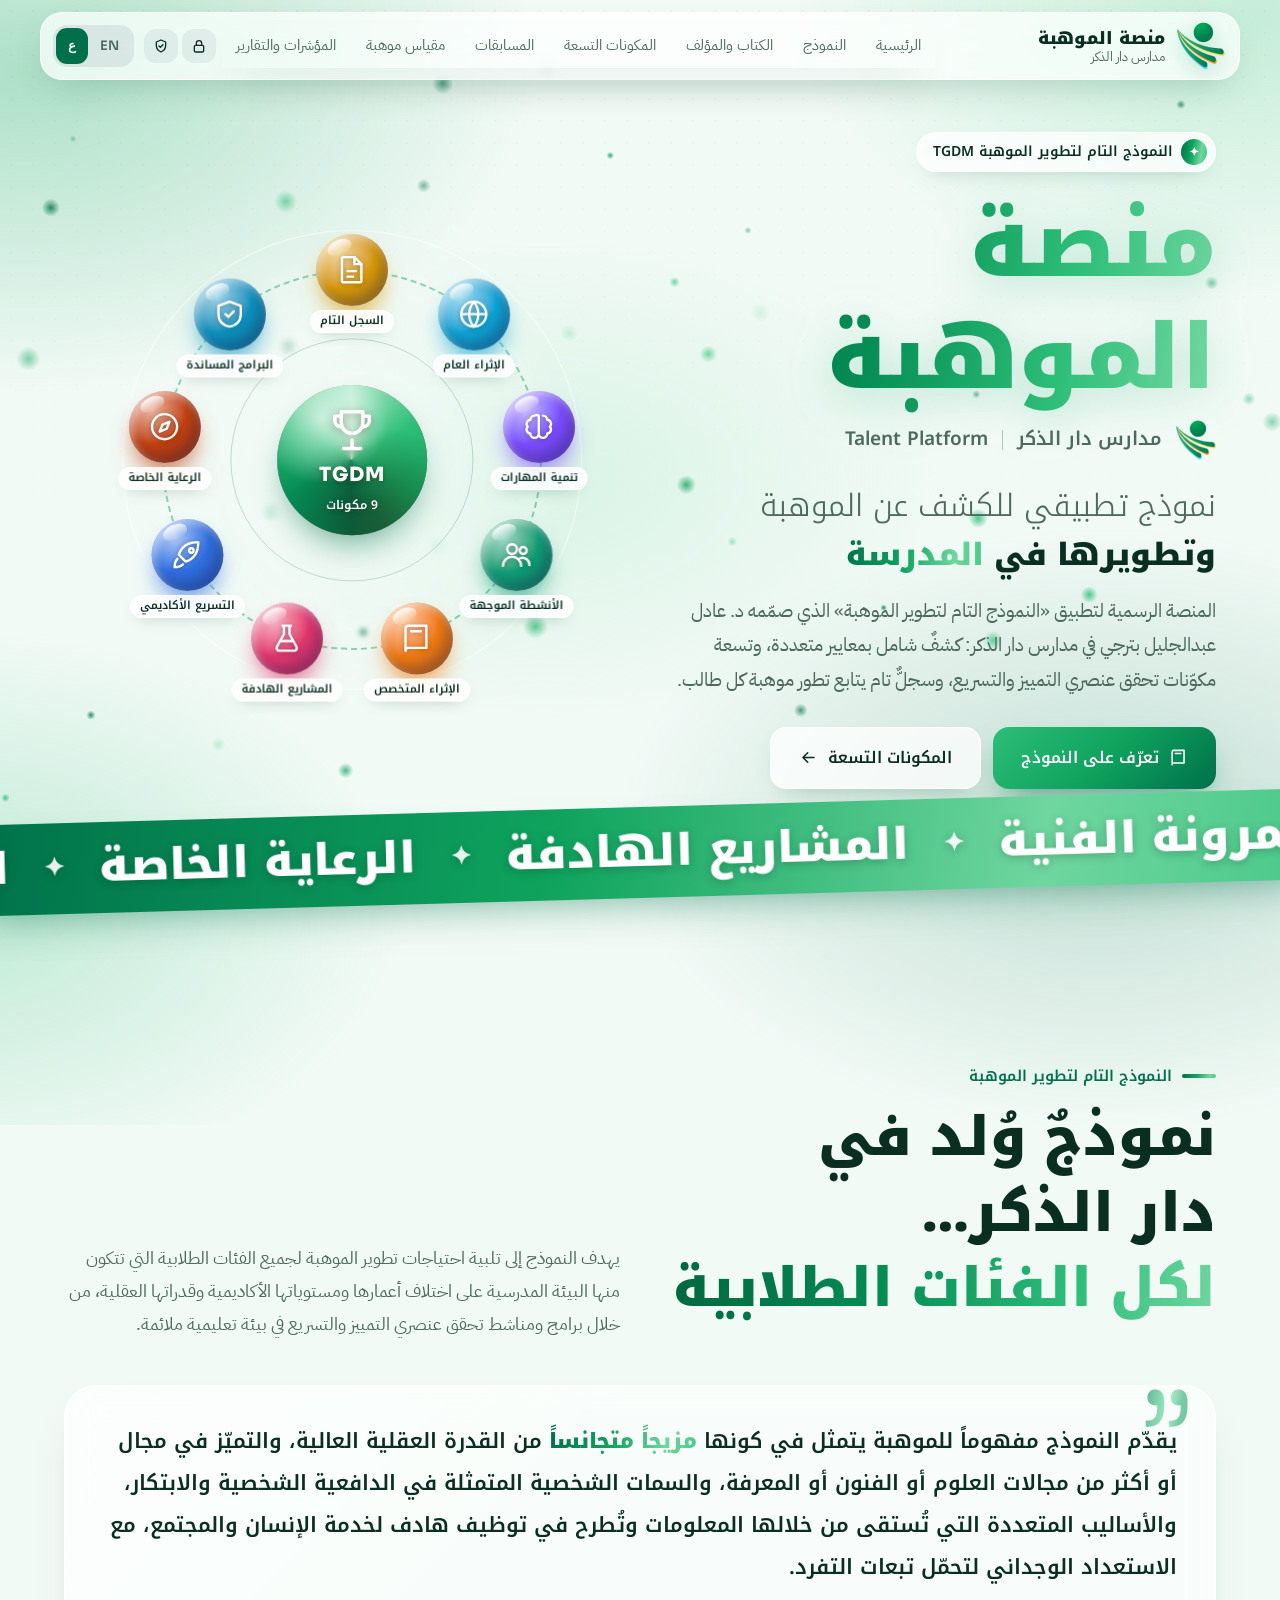
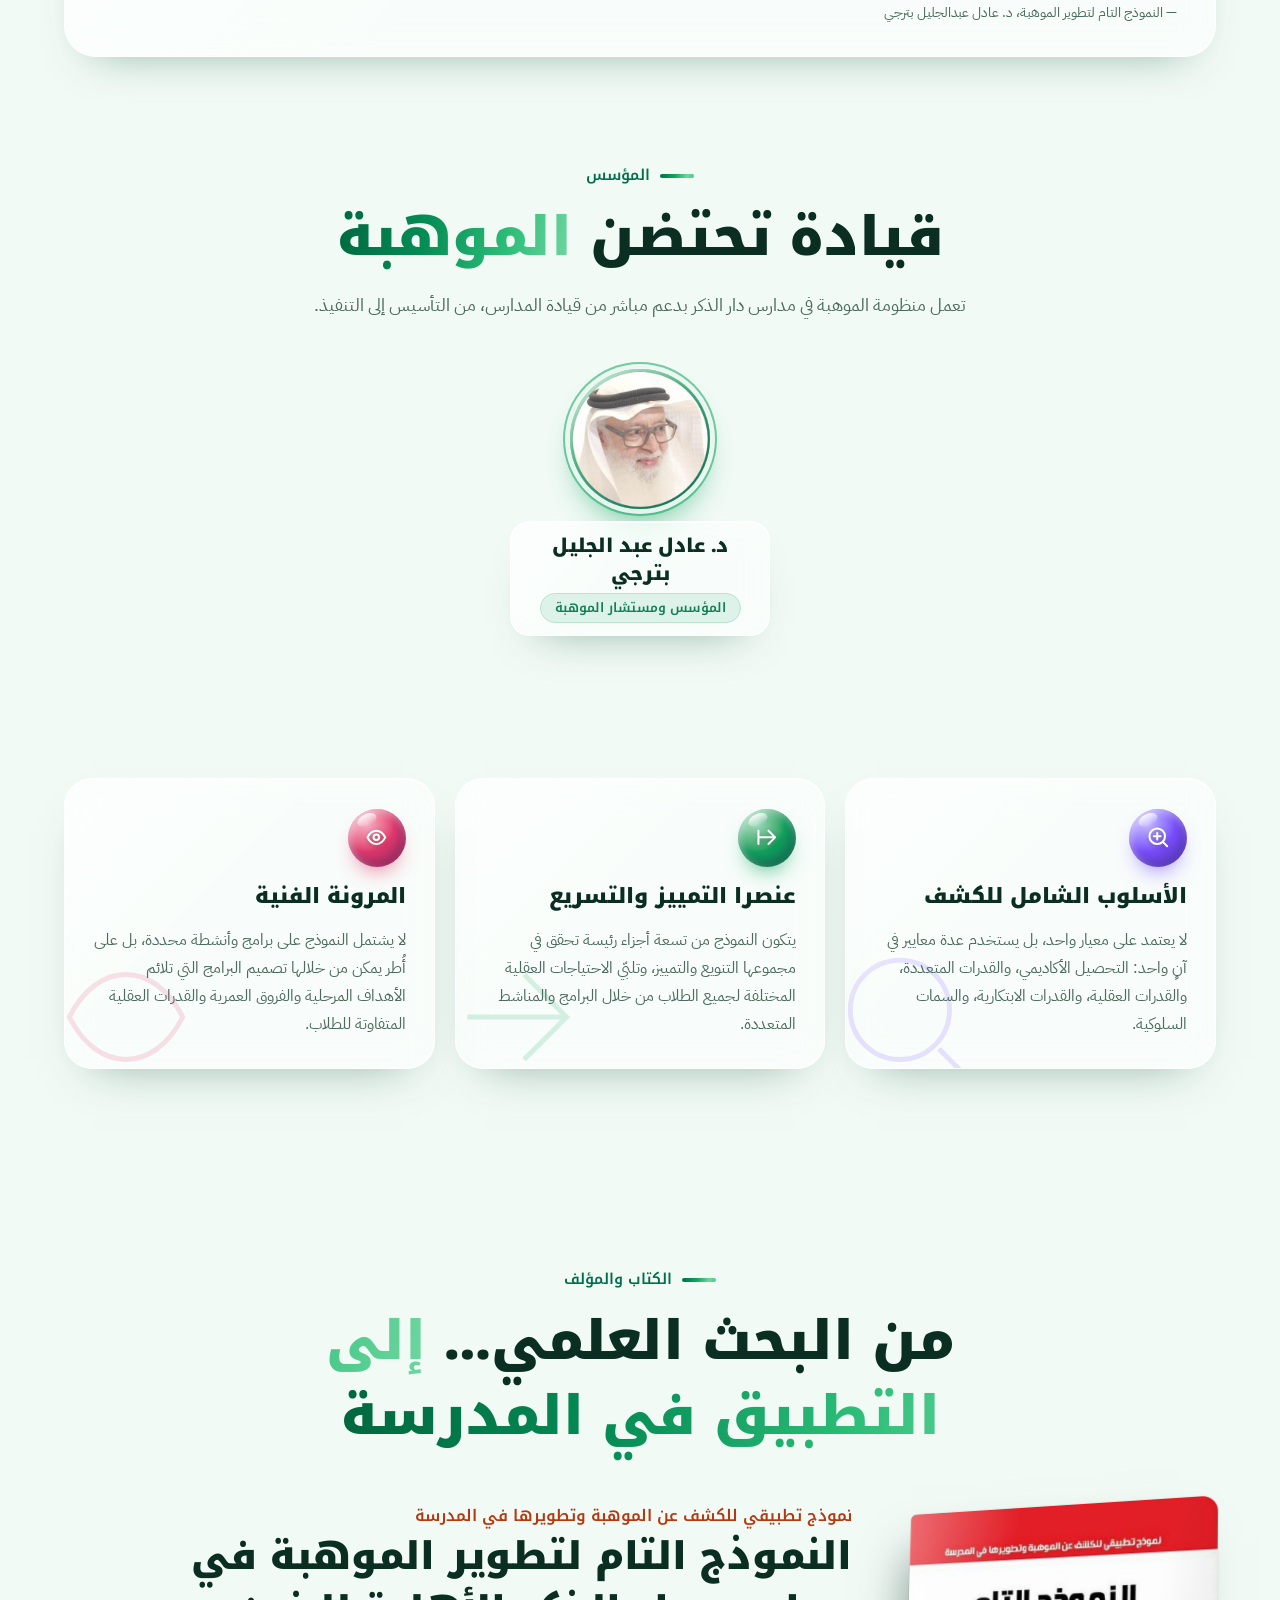
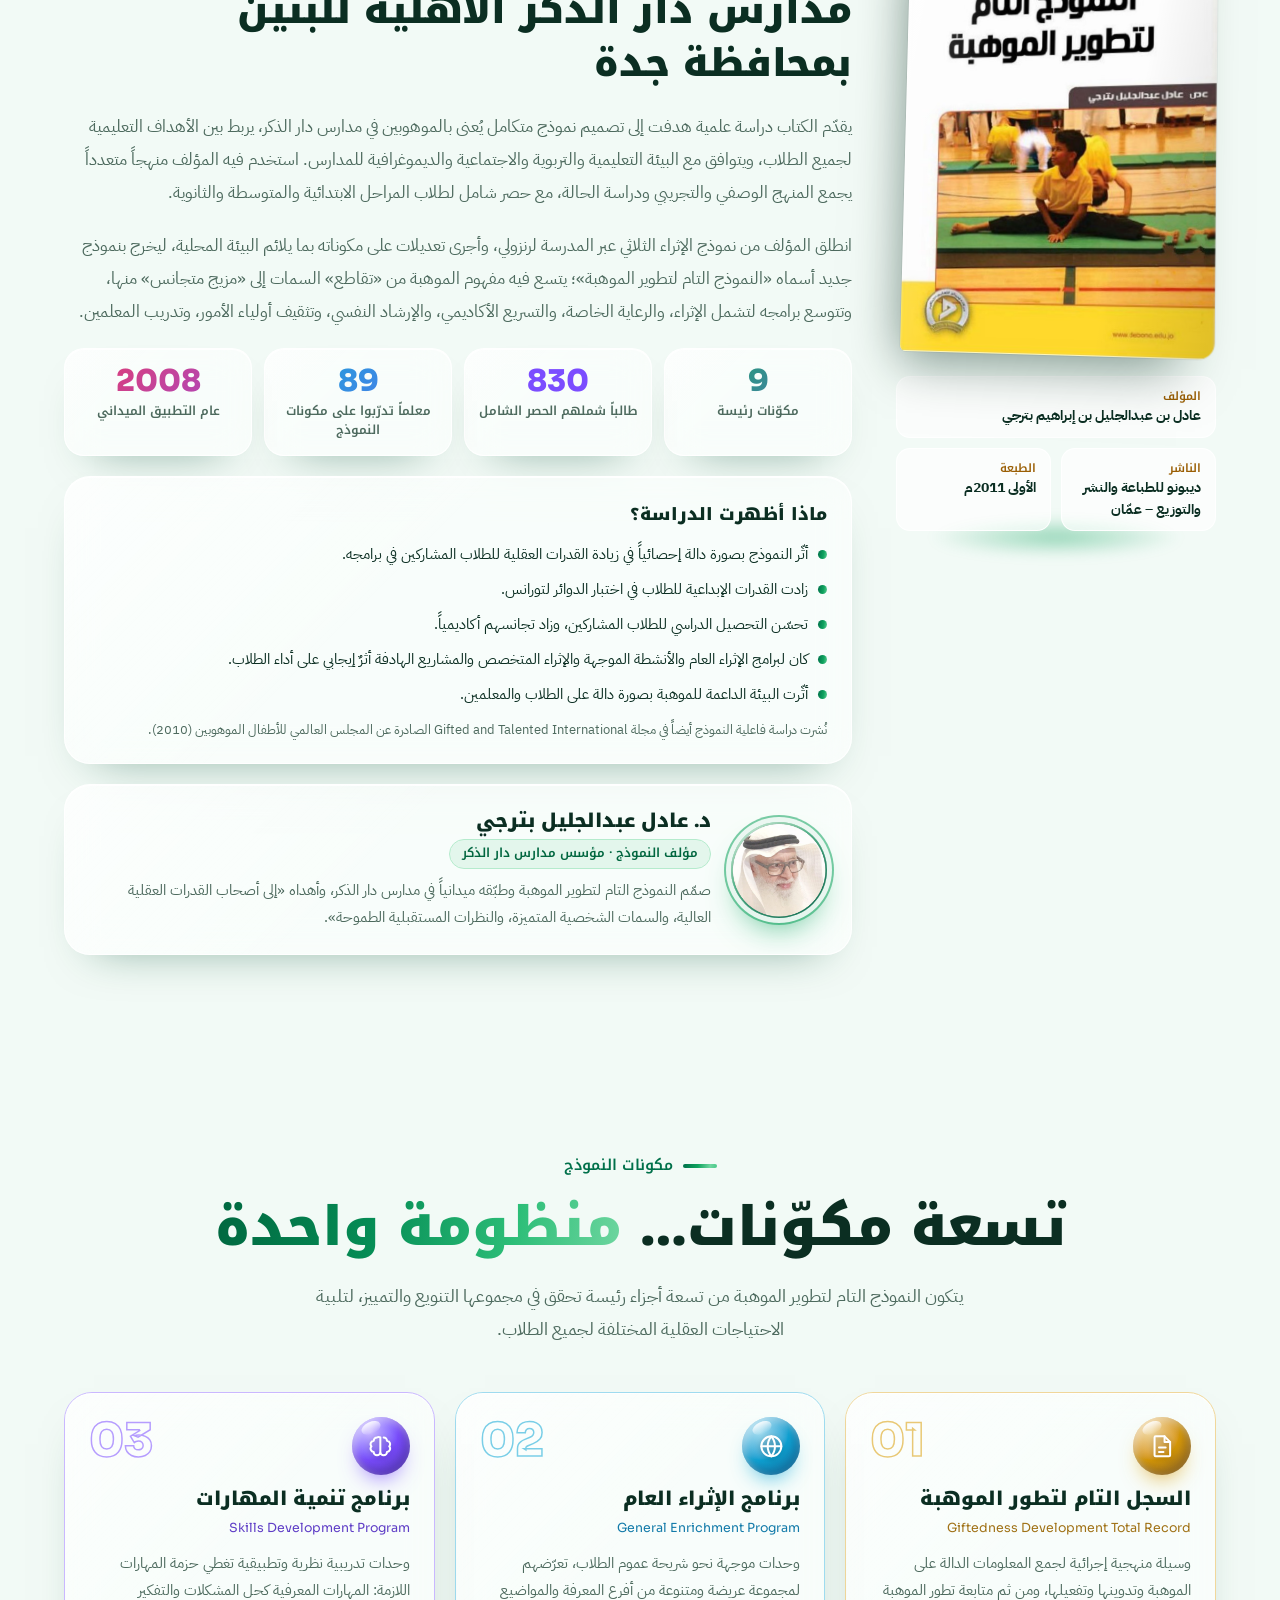
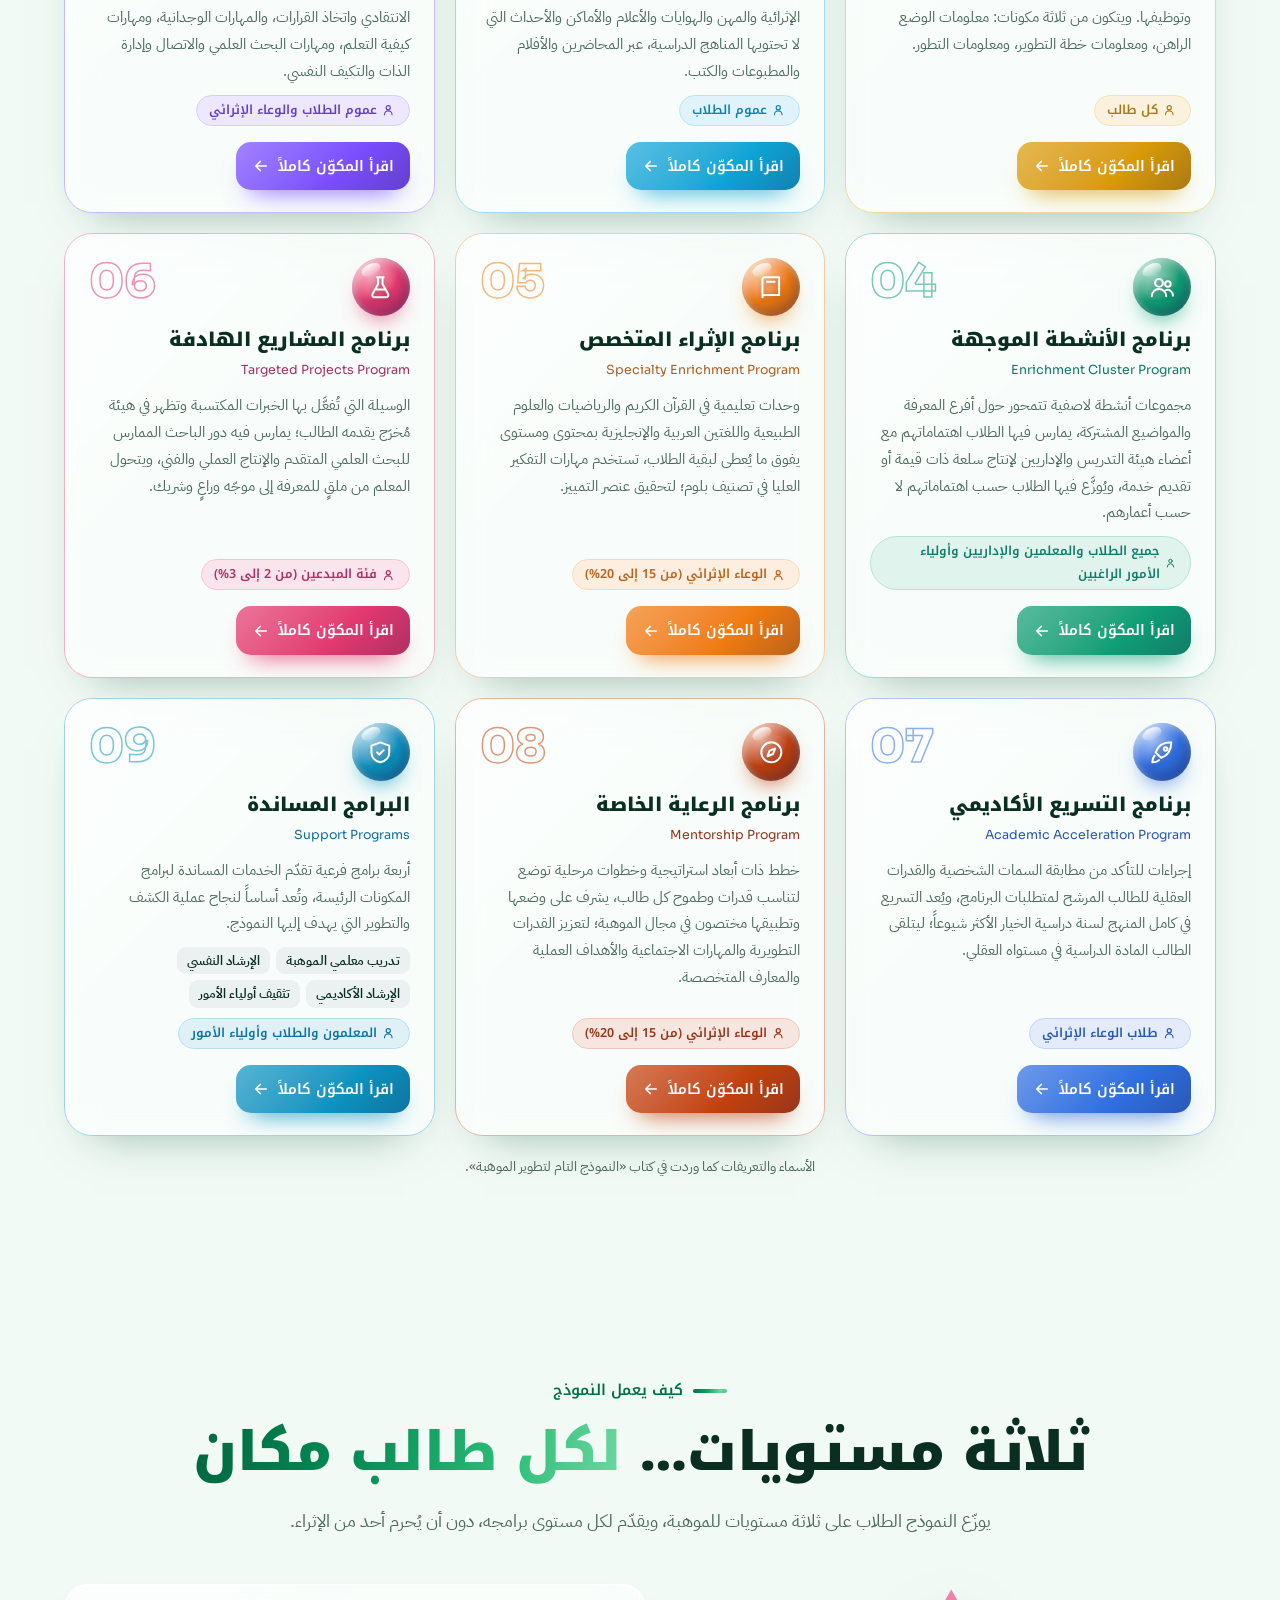
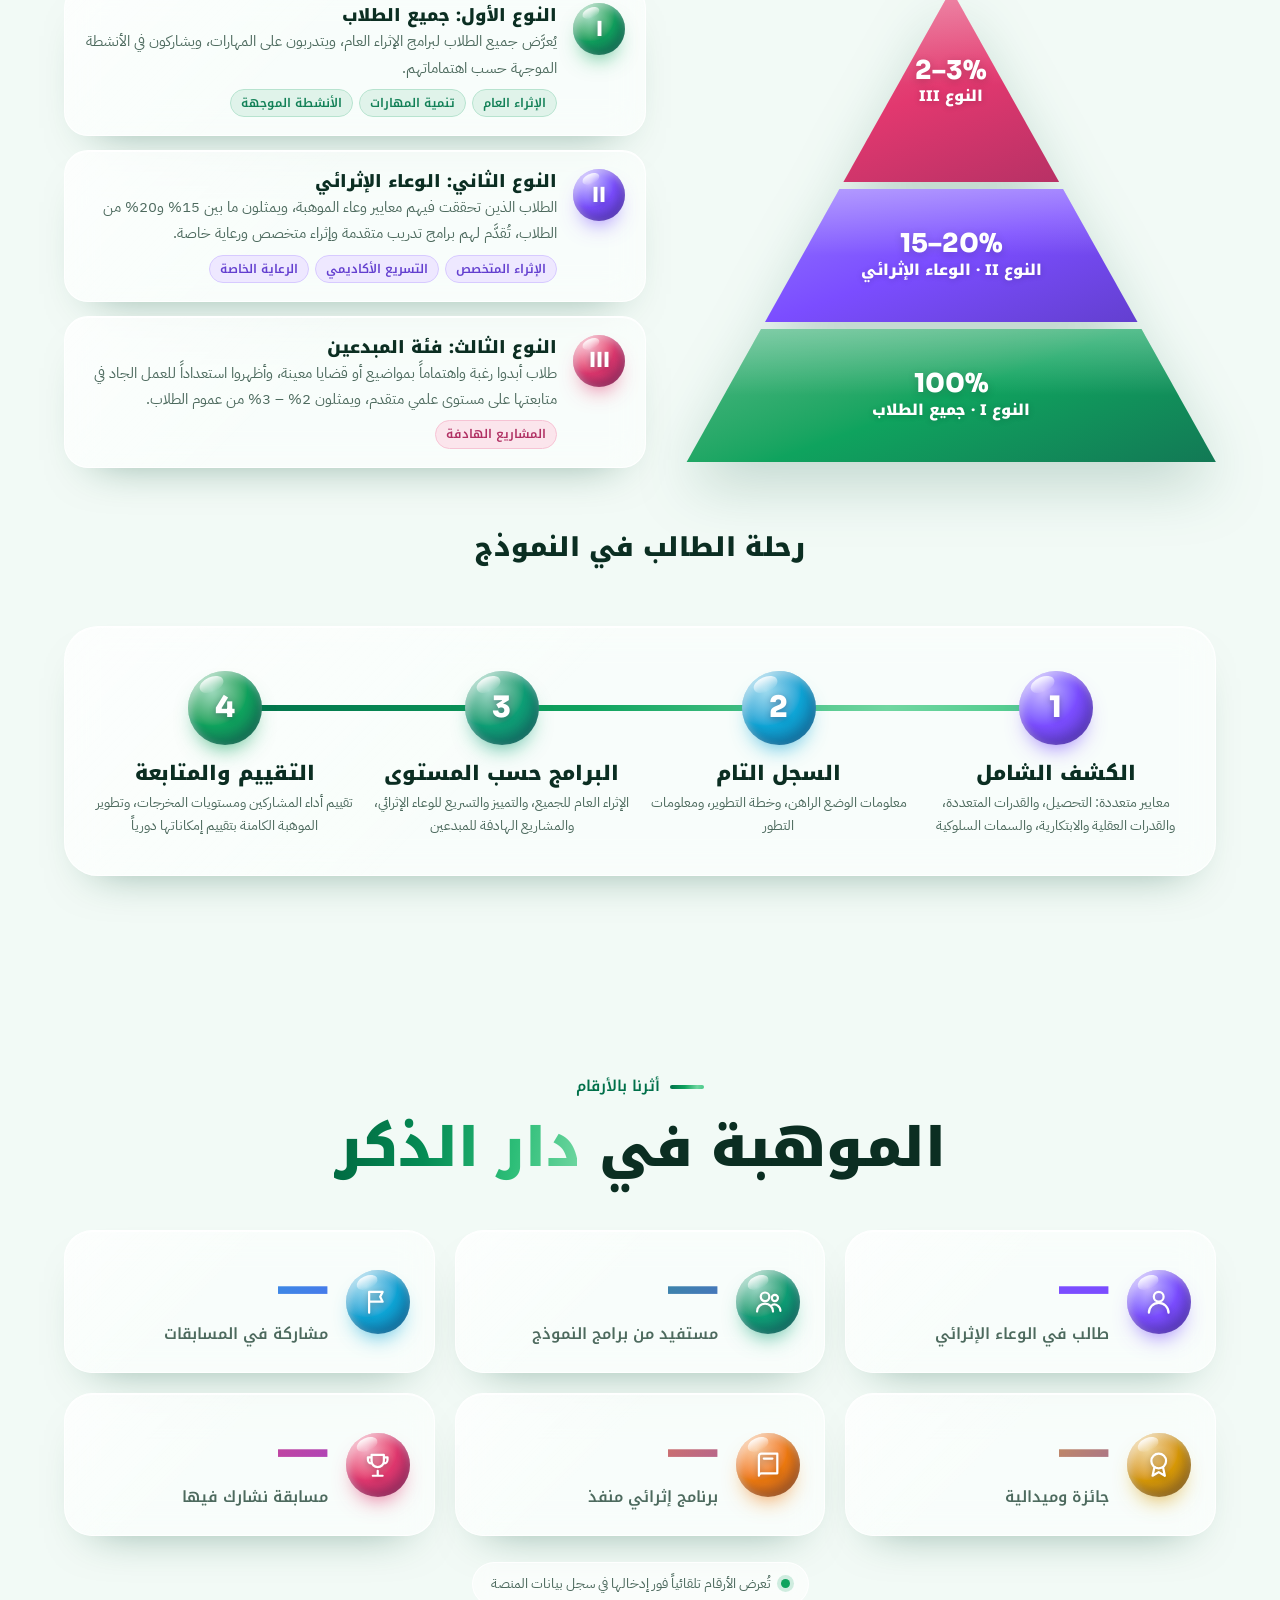
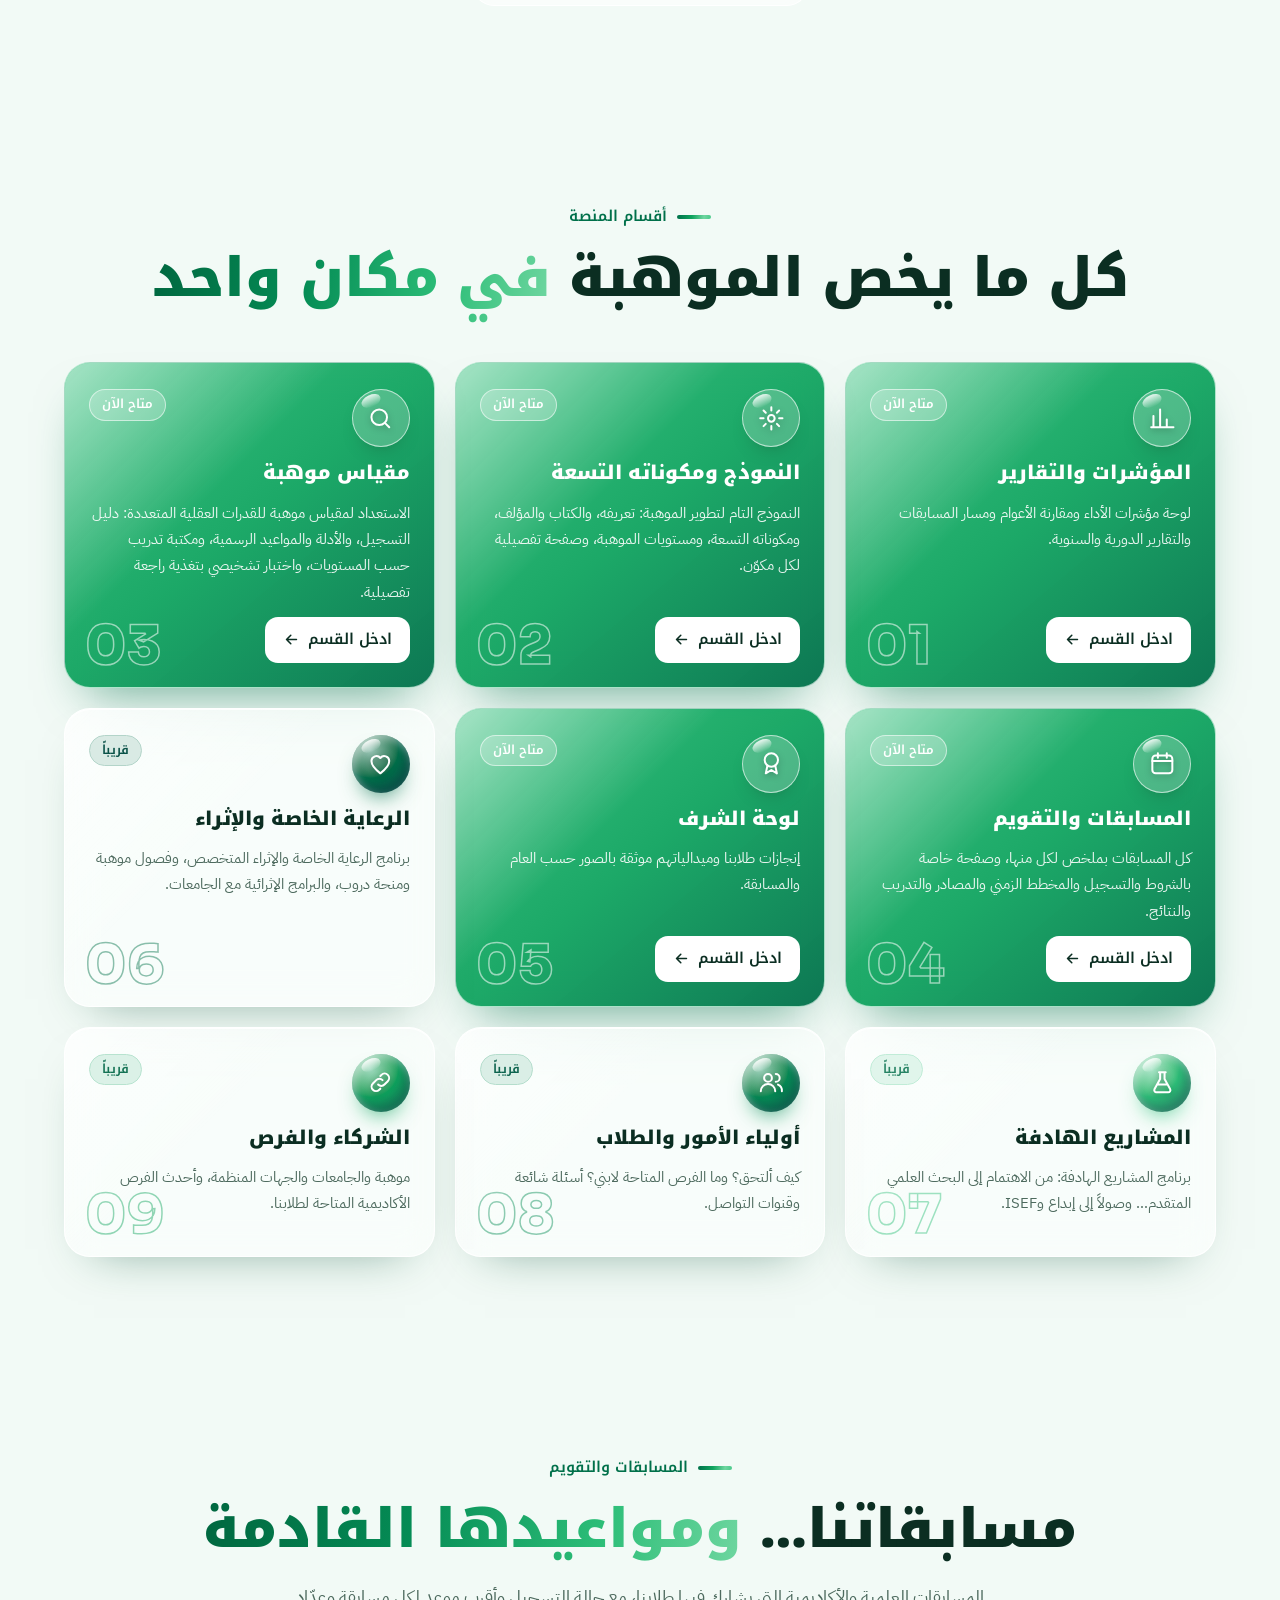
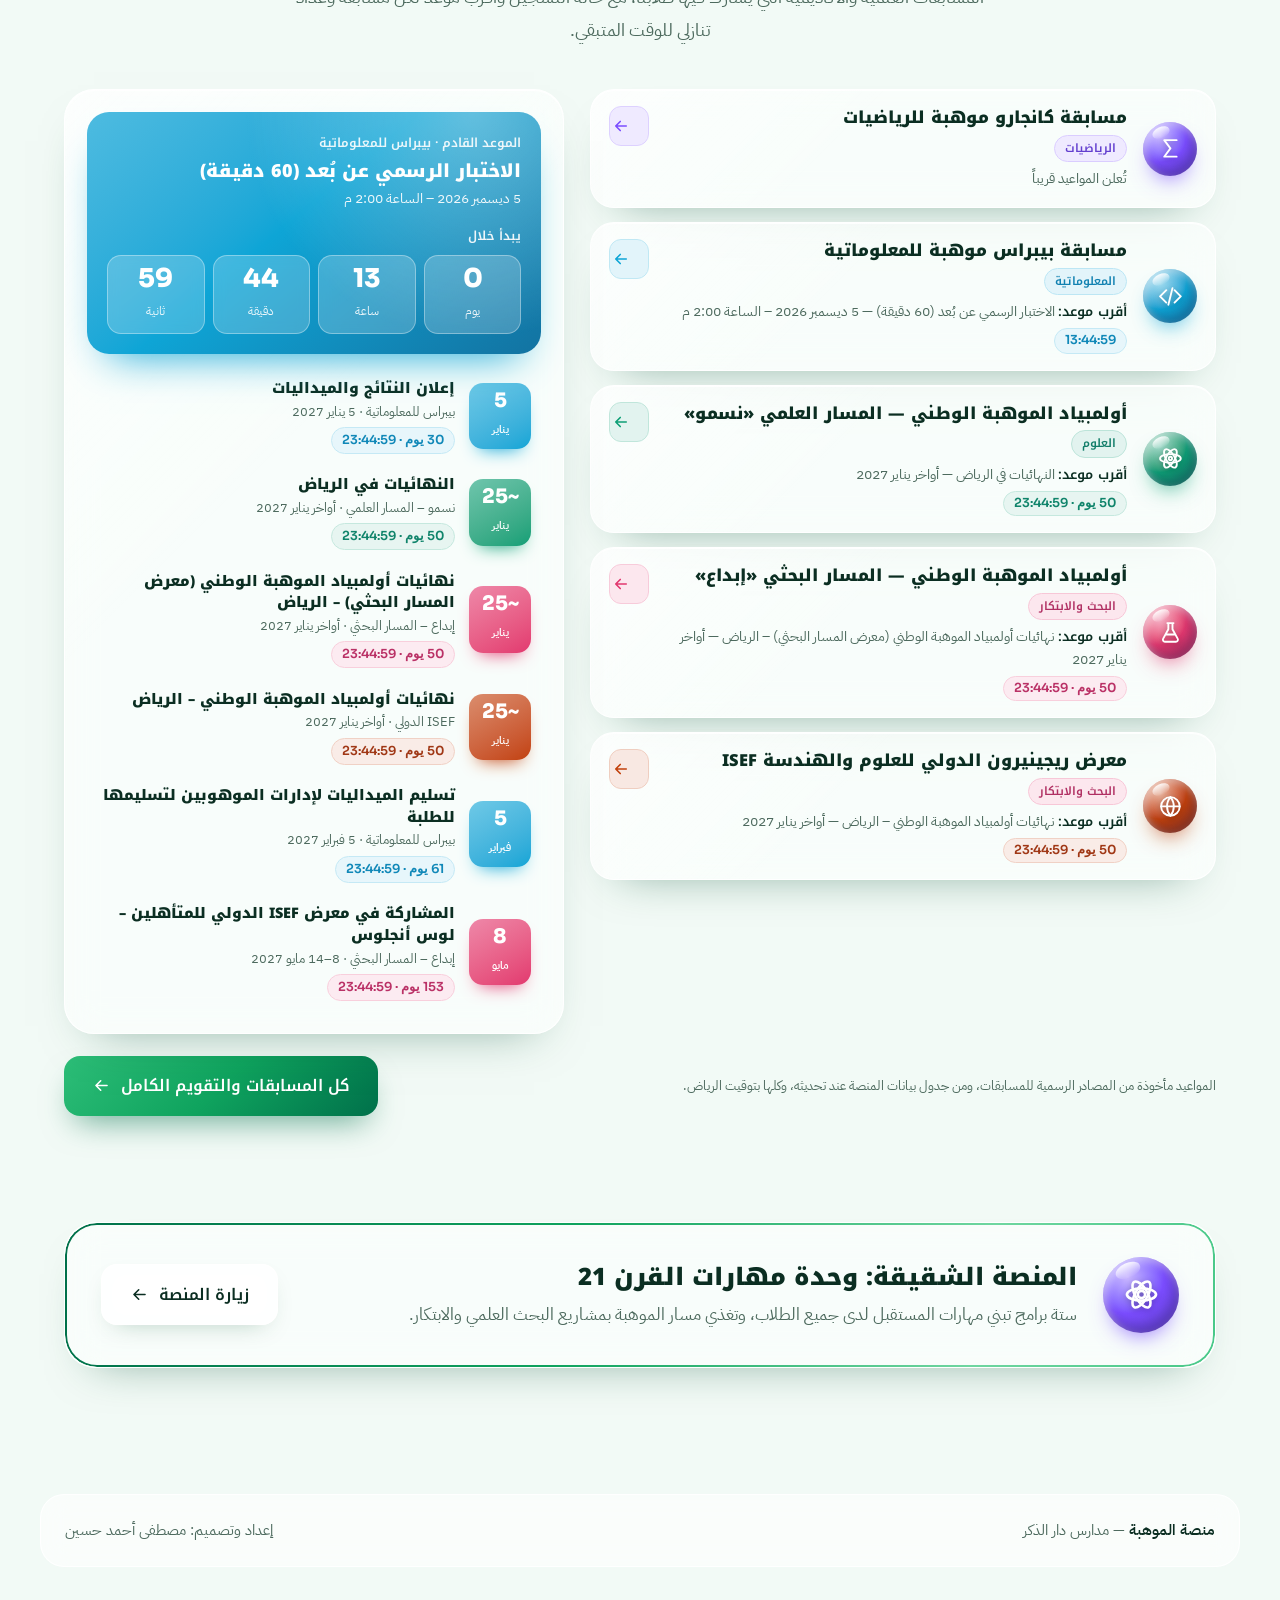
<file: index.html>
<!DOCTYPE html>
<html lang="ar" dir="rtl">
<head>
<meta charset="UTF-8">
<meta name="viewport" content="width=device-width, initial-scale=1.0">
<title>منصة الموهبة – مدارس دار الذكر</title>
<meta name="description" content="منصة الموهبة بمدارس دار الذكر: تطبيق النموذج التام لتطوير الموهبة للدكتور عادل عبدالجليل بترجي — الكشف الشامل، والمكونات التسعة، ومستويات الموهبة.">
<link rel="preconnect" href="https://fonts.googleapis.com">
<link rel="preconnect" href="https://fonts.gstatic.com" crossorigin>
<link href="https://fonts.googleapis.com/css2?family=IBM+Plex+Sans+Arabic:wght@400;500;600&family=Noto+Kufi+Arabic:wght@300;600;900&family=Sora:wght@400;600;800&display=swap" rel="stylesheet">
<style>
:root{
  --bg:#FBF6EC;
  --ink:#1A1640;
  --muted:#5A557E;
  --glass:rgba(255,255,255,.58);
  --glass-strong:rgba(255,255,255,.74);
  --glass-edge:rgba(255,255,255,.95);
  --line:rgba(90,70,30,.14);
  --gold:#E8A50A; --amber:#F07B0F; --ruby:#E2386F; --violet:#7B4DFF; --cyan:#0EA5D6; --green:#0E9F76;
  --gold-foil:linear-gradient(100deg,#8F5A05 0%,#D99A06 18%,#FFD45C 34%,#F2B705 46%,#E0700B 62%,#D99A06 78%,#8F5A05 100%);
  --foil:linear-gradient(100deg,#D99A06 0%,#F07B0F 18%,#E2386F 36%,#7B4DFF 54%,#0EA5D6 72%,#F2B705 88%,#D99A06 100%);
  --display:'Noto Kufi Arabic','Sora','IBM Plex Sans Arabic',Tahoma,sans-serif;
  --body:'IBM Plex Sans Arabic','Sora',Tahoma,sans-serif;
  --flip:1; --fx:-1;
}
html[dir="ltr"]{--flip:-1;--fx:1}
html[dir="ltr"]{--display:'Sora','Noto Kufi Arabic',sans-serif;--body:'Sora','IBM Plex Sans Arabic',sans-serif}
*{box-sizing:border-box;margin:0;padding:0}
html{scroll-behavior:smooth;scroll-padding-top:100px;overflow-x:clip}
body{font-family:var(--body);background:var(--bg);color:var(--ink);line-height:1.85;font-size:17px;-webkit-font-smoothing:antialiased;overflow-x:clip}
a{color:inherit;text-decoration:none}
button{font:inherit;color:inherit;cursor:pointer}
:focus-visible{outline:3px solid var(--violet);outline-offset:3px;border-radius:10px}
.wrap{max-width:1200px;margin-inline:auto;padding-inline:24px}

/* ---------- الخلفية الضوئية ---------- */
.aurora{position:fixed;inset:-25%;z-index:-2;pointer-events:none;
  background:
    radial-gradient(38% 34% at 18% 22%,rgba(242,183,5,.42),transparent 70%),
    radial-gradient(34% 30% at 82% 18%,rgba(123,77,255,.30),transparent 70%),
    radial-gradient(36% 32% at 74% 78%,rgba(226,56,111,.26),transparent 70%),
    radial-gradient(34% 30% at 14% 84%,rgba(240,123,15,.28),transparent 70%),
    radial-gradient(30% 26% at 45% 52%,rgba(14,165,214,.18),transparent 70%),
    radial-gradient(28% 24% at 60% 40%,rgba(242,183,5,.22),transparent 70%);
  animation:drift 26s ease-in-out infinite alternate}
@keyframes drift{to{transform:translate3d(4%,3%,0) rotate(7deg) scale(1.1)}}
.grain{position:fixed;inset:0;z-index:-1;pointer-events:none;opacity:.5;
  background-image:radial-gradient(rgba(26,22,64,.07) 1px,transparent 1px);background-size:22px 22px;
  mask-image:linear-gradient(180deg,#000,transparent 70%);-webkit-mask-image:linear-gradient(180deg,#000,transparent 70%)}

/* ---------- الشريط العلوي العائم ---------- */
.nav{position:fixed;top:12px;left:50%;transform:translateX(-50%);z-index:60;
  width:min(1200px,calc(100% - 24px));height:68px;padding-inline:14px 12px;
  display:flex;align-items:center;justify-content:space-between;gap:12px;
  background:var(--glass-strong);backdrop-filter:blur(20px) saturate(1.6);-webkit-backdrop-filter:blur(20px) saturate(1.6);
  border:1px solid var(--glass-edge);border-radius:22px;box-shadow:0 14px 40px -16px rgba(120,70,10,.38)}
.brand{display:flex;align-items:center;gap:12px}
.brand-logo{width:48px;height:48px;object-fit:contain;flex:none;display:block;filter:drop-shadow(0 6px 10px rgba(0,120,70,.22))}
.brand-mark{position:relative;width:46px;height:46px;border-radius:50%;display:grid;place-items:center;flex:none;
  background:radial-gradient(circle at 32% 26%,#FFE9A8 0%,#E8A50A 50%,#8F5A05 100%);
  box-shadow:0 10px 20px -8px rgba(217,154,6,.8),inset -4px -6px 10px rgba(60,30,0,.28),inset 3px 4px 8px rgba(255,255,255,.6)}
.brand-mark::after{content:"";position:absolute;top:9%;left:18%;width:34%;height:20%;border-radius:50%;background:linear-gradient(180deg,rgba(255,255,255,.9),transparent);transform:rotate(-24deg)}
.brand-mark svg{width:24px;height:24px;position:relative;z-index:1;filter:drop-shadow(0 2px 3px rgba(0,0,0,.25))}
.brand b{display:block;font-family:var(--display);font-weight:900;font-size:17px;line-height:1.3}
.brand small{display:block;color:var(--muted);font-size:12.5px;line-height:1.3}
.logo-school{height:40px;width:auto;display:block}
.nav-right{display:flex;align-items:center;gap:6px}
.nav-staff{display:inline-flex;align-items:center;gap:4px;margin-inline-end:4px}
.nav-staff a{display:inline-flex;align-items:center;gap:6px;padding:7px 11px;border-radius:12px;font-family:var(--display);font-weight:600;font-size:13px;line-height:1.2;color:var(--ink);background:rgba(26,22,64,.06);white-space:nowrap;transition:background .2s}
.nav-staff a:hover{background:rgba(232,165,10,.2)}
.nav-staff svg{width:16px;height:16px;flex:none;stroke:currentColor;fill:none;stroke-width:2;stroke-linecap:round;stroke-linejoin:round}
@media(max-width:1180px){.nav-staff a span{display:none}.nav-staff a{padding:9px}}
.nav-links{display:flex;align-items:center;gap:2px}
.nav-links a{padding:8px 14px;border-radius:14px;font-size:15px;color:var(--muted);transition:background .2s,color .2s;white-space:nowrap}
.nav-links a:hover{background:rgba(232,165,10,.14);color:var(--ink)}
.lang{direction:ltr;display:inline-flex;align-items:center;padding:3px;border:0;border-radius:14px;background:rgba(26,22,64,.08);font-family:'Sora',sans-serif;font-weight:600;font-size:13px}
.lang span{padding:6px 12px;border-radius:11px;color:var(--muted);transition:background .2s,color .2s}
html[lang="ar"] .lang [data-l="ar"],html[lang="en"] .lang [data-l="en"]{background:var(--ink);color:#fff}
.burger{display:none;width:44px;height:44px;border-radius:14px;border:1px solid var(--glass-edge);background:rgba(255,255,255,.7)}
.burger span{display:block;width:18px;height:2px;margin:4px auto;background:var(--ink);border-radius:2px}
/* يضيفها TP.fitNav عند ضيق الشريط */
.nav.nav-icons .nav-staff a span{display:none}.nav.nav-icons .nav-staff a{padding:9px}
.nav.nav-burger .burger{display:block}
.nav.nav-burger .nav-links{position:absolute;top:calc(100% + 10px);inset-inline:0;flex-direction:column;align-items:stretch;padding:10px;display:none;
  background:var(--glass-strong);backdrop-filter:blur(20px) saturate(1.6);-webkit-backdrop-filter:blur(20px) saturate(1.6);border:1px solid var(--glass-edge);border-radius:20px;box-shadow:0 20px 40px -18px rgba(0,0,0,.25)}
.nav.nav-burger .nav-links.open{display:flex}
.nav.nav-burger .nav-links a{padding:12px 16px}
.nav.nav-tight .brand b,.nav.nav-tight .brand small{display:none}.nav.nav-tight .lang span{padding:6px 9px}
@media(max-width:1120px){
  .burger{display:block}
  .nav-links{position:absolute;top:calc(100% + 10px);inset-inline:0;flex-direction:column;align-items:stretch;padding:10px;display:none;
    background:var(--glass-strong);backdrop-filter:blur(20px) saturate(1.6);-webkit-backdrop-filter:blur(20px) saturate(1.6);
    border:1px solid var(--glass-edge);border-radius:20px;box-shadow:0 20px 40px -18px rgba(120,70,10,.4)}
  .nav-links.open{display:flex}
  .nav-links a{padding:12px 16px}
}

/* ---------- الهيرو ---------- */
.hero{position:relative;padding:132px 0 64px;overflow:hidden}
#fx{position:absolute;inset:0;width:100%;height:100%;pointer-events:none}
.hero-grid{position:relative;display:grid;grid-template-columns:1fr 1.05fr;gap:28px;align-items:center}
.hero-text{position:relative;z-index:2}
.chip{display:inline-flex;align-items:center;gap:8px;padding:6px 16px 6px 8px;border-radius:999px;font-family:var(--display);font-weight:600;font-size:14px;
  background:var(--glass-strong);border:1px solid var(--glass-edge);backdrop-filter:blur(12px);-webkit-backdrop-filter:blur(12px);box-shadow:0 8px 22px -14px rgba(120,70,10,.5);margin-bottom:18px;animation:rise .9s both}
html[dir=rtl] .chip{padding:6px 8px 6px 16px}
.chip i{width:26px;height:26px;border-radius:50%;display:grid;place-items:center;font-style:normal;color:#fff;font-size:12px;background:var(--foil);background-size:200% 100%;animation:foil 8s linear infinite}
.hero h1{font-family:var(--display);font-weight:900;font-size:clamp(46px,7vw,96px);line-height:1.25;margin-bottom:6px;
  background-image:var(--gold-foil);background-size:220% 100%;background-repeat:repeat-x;
  -webkit-background-clip:text;background-clip:text;color:transparent;-webkit-text-fill-color:transparent;
  filter:drop-shadow(0 10px 22px rgba(217,154,6,.28));
  animation:foil 7s linear infinite,rise .9s .05s cubic-bezier(.2,.8,.2,1) both}
@keyframes foil{to{background-position:220% 0}}
@keyframes rise{from{opacity:0;transform:translateY(26px);filter:blur(10px)}to{opacity:1;transform:none}}
.hero-sub{display:flex;flex-wrap:wrap;align-items:center;gap:8px 14px;margin-bottom:22px;font-family:var(--display);font-weight:600;color:var(--muted);font-size:clamp(15px,1.5vw,19px);animation:rise .9s .1s both}
.hero-sub .vbar{width:1.5px;height:1.1em;background:rgba(90,70,30,.3)}
.duo{font-family:var(--display);line-height:1.6}
.duo > span{display:block}
.duo .a{font-weight:300;color:var(--muted)}
.duo .b{font-weight:900;color:var(--ink)}
.duo .b em{font-style:normal;background:var(--foil);background-size:200% 100%;-webkit-background-clip:text;background-clip:text;color:transparent;-webkit-text-fill-color:transparent;animation:foil 10s linear infinite}
.hero .duo{font-size:clamp(21px,2.4vw,31px);margin-bottom:14px;animation:rise .9s .18s both}
.hero .lead{font-size:clamp(16px,1.5vw,18.5px);color:var(--muted);max-width:33em;margin-bottom:30px;animation:rise .9s .28s both}
.btns{display:flex;flex-wrap:wrap;gap:12px;animation:rise .9s .38s both}
.btn{display:inline-flex;align-items:center;gap:10px;font-family:var(--display);font-weight:600;font-size:16px;padding:15px 28px;border-radius:16px;transition:transform .2s,box-shadow .2s,background .2s}
.btn svg{width:19px;height:19px;stroke:currentColor;fill:none;stroke-width:2;stroke-linecap:round;stroke-linejoin:round}
.btn .arr{transform:scaleX(var(--flip))}
.btn.primary{color:#fff;background:linear-gradient(135deg,#F2B705,#F07B0F 55%,#E2386F);box-shadow:0 16px 32px -12px rgba(240,123,15,.75)}
.btn.primary:hover{transform:translateY(-3px);box-shadow:0 22px 40px -12px rgba(226,56,111,.7)}
.btn.ghost{background:var(--glass-strong);border:1px solid var(--glass-edge);backdrop-filter:blur(12px);-webkit-backdrop-filter:blur(12px);box-shadow:0 10px 26px -14px rgba(120,70,10,.45)}
.btn.ghost:hover{background:#fff;transform:translateY(-3px)}

/* ---------- المدار ---------- */
.orrery{--R:33cqw;--ob:12.6cqw;container-type:inline-size;position:relative;z-index:2;width:100%;max-width:640px;aspect-ratio:1/1;margin-inline:auto}
.scene{position:absolute;inset:0;transform:perspective(1100px) rotateX(var(--rx,0deg)) rotateY(var(--ry,0deg));transition:transform .25s ease-out}
.orbit-ring{position:absolute;left:50%;top:50%;translate:-50% -50%;border-radius:50%;pointer-events:none}
.orbit-ring.r0{width:calc(var(--R)*2.42);height:calc(var(--R)*2.42);background:radial-gradient(circle,rgba(255,255,255,.55),rgba(255,255,255,.12) 60%,transparent 70%);border:1px solid rgba(255,255,255,.7);backdrop-filter:blur(2px)}
.orbit-ring.r1{width:calc(var(--R)*2);height:calc(var(--R)*2);border:2px dashed rgba(217,154,6,.45)}
.orbit-ring.r2{width:calc(var(--R)*1.28);height:calc(var(--R)*1.28);border:1px solid rgba(123,77,255,.22)}
.pulse{position:absolute;left:50%;top:50%;translate:-50% -50%;width:26cqw;height:26cqw;border-radius:50%;border:2px solid rgba(232,165,10,.6);animation:pulse 4.5s ease-out infinite}
.pulse.p2{animation-delay:2.25s;border-color:rgba(226,56,111,.45)}
@keyframes pulse{0%{transform:scale(1);opacity:.9}100%{transform:scale(1.9);opacity:0}}
.core{position:absolute;left:50%;top:50%;translate:-50% -50%;width:26cqw;height:26cqw;border-radius:50%;overflow:hidden;display:grid;place-content:center;justify-items:center;text-align:center;color:#fff;
  box-shadow:0 3cqw 6cqw -2cqw rgba(217,120,6,.75),inset -1.4cqw -2cqw 3cqw rgba(70,30,0,.35),inset .8cqw 1cqw 2cqw rgba(255,255,255,.55)}
.core-foil{position:absolute;inset:-25%;background:conic-gradient(from 0deg,#FFE08A,#E8A50A,#F07B0F,#E2386F,#7B4DFF,#E8A50A,#FFE08A);animation:spin 14s linear infinite}
.core-gloss{position:absolute;inset:0;background:radial-gradient(circle at 30% 22%,rgba(255,255,255,.65),transparent 42%),radial-gradient(circle at 70% 92%,rgba(60,20,0,.35),transparent 55%)}
.core svg{position:relative;width:9cqw;height:9cqw;stroke:#fff;fill:none;stroke-width:1.6;stroke-linecap:round;stroke-linejoin:round;filter:drop-shadow(0 .4cqw .8cqw rgba(60,20,0,.35))}
.core b{position:relative;font-family:'Sora',sans-serif;font-weight:800;font-size:3.4cqw;letter-spacing:.06em;margin-top:.4cqw;text-shadow:0 .4cqw 1cqw rgba(60,20,0,.35)}
.core .core-sub{position:relative;font-style:normal;font-family:var(--display);font-weight:600;font-size:clamp(9px,2.1cqw,14px);text-shadow:0 1px 6px rgba(60,20,0,.35)}
@keyframes spin{to{transform:rotate(360deg)}}
.ring{position:absolute;inset:0;animation:spin 90s linear infinite}
.slot{position:absolute;left:50%;top:50%;width:0;height:0;transform:rotate(var(--a)) translateX(var(--R))}
.up1{position:absolute;left:0;top:0;transform:rotate(calc(-1 * var(--a)))}
.up2{position:absolute;left:0;top:0;animation:spin 90s linear infinite reverse}
.orrery:hover .ring,.orrery:hover .up2{animation-play-state:paused}
.orb{position:absolute;left:calc(var(--ob) / -2);top:calc(var(--ob) / -2);width:var(--ob);display:block;text-align:center}
.ball{position:relative;display:grid;place-items:center;width:var(--ob);height:var(--ob);border-radius:50%;
  background:radial-gradient(circle at 32% 26%,color-mix(in srgb,var(--c) 40%,#fff) 0%,var(--c) 48%,color-mix(in srgb,var(--c) 70%,#1A1640) 100%);
  box-shadow:0 2.4cqw 4cqw -1.2cqw color-mix(in srgb,var(--c) 78%,transparent),inset -1cqw -1.4cqw 2.2cqw rgba(26,22,64,.24),inset .6cqw .8cqw 1.4cqw rgba(255,255,255,.55);
  animation:pop .9s cubic-bezier(.2,1.5,.4,1) var(--d) backwards;transition:transform .25s}
.ball::after{content:"";position:absolute;top:9%;left:16%;width:34%;height:20%;border-radius:50%;background:linear-gradient(180deg,rgba(255,255,255,.88),rgba(255,255,255,0));transform:rotate(-24deg)}
.ball svg{position:relative;z-index:1;width:46%;height:46%;stroke:#fff;fill:none;stroke-width:1.7;stroke-linecap:round;stroke-linejoin:round;filter:drop-shadow(0 .3cqw .5cqw rgba(0,0,0,.28))}
@keyframes pop{from{transform:scale(0)}to{transform:scale(1)}}
.orb:hover .ball{transform:scale(1.12)}
.orb{cursor:pointer;outline:none}
.orb:focus-visible .ball{box-shadow:0 0 0 .6cqw #fff,0 0 0 1.1cqw var(--c)}
.pill{position:absolute;top:calc(100% + .7cqw);left:50%;transform:translateX(-50%);width:max-content;max-width:24cqw;padding:2px 9px;
  font-family:var(--display);font-weight:600;font-size:clamp(9.5px,1.95cqw,13.5px);line-height:1.45;color:var(--ink);
  background:rgba(255,255,255,.82);backdrop-filter:blur(8px);-webkit-backdrop-filter:blur(8px);border:1px solid var(--glass-edge);border-radius:12px;box-shadow:0 6px 16px -8px rgba(120,70,10,.45);transition:background .2s,color .2s}
.orb:hover .pill{background:var(--c);color:#fff;border-color:transparent}

/* ---------- الشريط المتحرك ---------- */
.band{position:relative;z-index:3;transform:rotate(-1.6deg);margin:18px -3% 0;padding:15px 0;overflow:hidden;
  background:var(--foil);background-size:200% 100%;background-repeat:repeat-x;animation:foil 16s linear infinite;box-shadow:0 20px 44px -20px rgba(226,56,111,.6)}
.track{display:flex;width:max-content;direction:ltr;animation:marq 42s linear infinite}
.track span{display:inline-flex;align-items:center;gap:34px;padding-inline-end:34px;font-family:var(--display);font-weight:900;font-size:clamp(24px,3.4vw,44px);line-height:1.4;color:#fff;white-space:nowrap;direction:rtl;text-shadow:0 2px 10px rgba(60,20,0,.2)}
html[dir="ltr"] .track span{direction:ltr}
.track span::after{content:"✦";font-size:.6em;color:rgba(255,255,255,.9)}
@keyframes marq{to{transform:translateX(-50%)}}

/* ---------- الأقسام العامة ---------- */
section{padding:96px 0;position:relative}
.kicker{display:inline-flex;align-items:center;gap:10px;font-family:var(--display);font-weight:600;font-size:15px;color:#9A5E04;margin-bottom:10px}
.kicker::before{content:"";width:34px;height:4px;border-radius:4px;background:var(--foil);background-size:200% 100%;animation:foil 8s linear infinite}
.sec-title{font-family:var(--display);font-weight:900;font-size:clamp(30px,4.4vw,54px);line-height:1.4;margin-bottom:14px;text-wrap:balance}
.sec-title em{font-style:normal;background:var(--gold-foil);background-size:220% 100%;-webkit-background-clip:text;background-clip:text;color:transparent;-webkit-text-fill-color:transparent;animation:foil 8s linear infinite}
.sec-sub{color:var(--muted);max-width:40em;font-size:clamp(16px,1.4vw,18.5px)}
.center{text-align:center}.center .sec-sub{margin-inline:auto}

/* كرة زجاجية عامة */
.gorb{--sz:58px;position:relative;display:grid;place-items:center;width:var(--sz);height:var(--sz);border-radius:50%;flex:none;
  background:radial-gradient(circle at 32% 26%,color-mix(in srgb,var(--c) 40%,#fff) 0%,var(--c) 48%,color-mix(in srgb,var(--c) 70%,#1A1640) 100%);
  box-shadow:0 12px 22px -10px color-mix(in srgb,var(--c) 78%,transparent),inset -5px -7px 12px rgba(26,22,64,.24),inset 3px 4px 8px rgba(255,255,255,.55)}
.gorb::after{content:"";position:absolute;top:9%;left:16%;width:34%;height:20%;border-radius:50%;background:linear-gradient(180deg,rgba(255,255,255,.88),rgba(255,255,255,0));transform:rotate(-24deg)}
.gorb svg{position:relative;z-index:1;width:46%;height:46%;stroke:#fff;fill:none;stroke-width:1.8;stroke-linecap:round;stroke-linejoin:round;filter:drop-shadow(0 2px 3px rgba(0,0,0,.28))}
.gorb b{position:relative;z-index:1;font-family:'Sora',sans-serif;font-weight:800;font-size:calc(var(--sz) * .4);color:#fff;text-shadow:0 2px 6px rgba(26,22,64,.35)}

/* بطاقة زجاجية عامة بتوهج يتبع المؤشر */
.glass{position:relative;isolation:isolate;overflow:hidden;background:var(--glass);backdrop-filter:blur(18px) saturate(1.5);-webkit-backdrop-filter:blur(18px) saturate(1.5);
  border:1px solid var(--glass-edge);box-shadow:0 22px 46px -30px rgba(120,70,10,.6),inset 0 1px 0 rgba(255,255,255,.9)}
.glass::before{content:"";position:absolute;inset:0;z-index:-1;opacity:0;transition:opacity .3s;
  background:radial-gradient(340px circle at var(--mx,50%) var(--my,0%),color-mix(in srgb,var(--c,#E8A50A) 30%,transparent),transparent 70%)}
.glass:hover::before{opacity:1}
.glass::after{content:"";position:absolute;inset:0;z-index:-1;pointer-events:none;background:linear-gradient(135deg,rgba(255,255,255,.55),transparent 40%)}

/* ---------- الأرقام ---------- */
.stats{display:grid;grid-template-columns:repeat(3,1fr);gap:20px;margin-top:44px}
.stat{display:flex;align-items:center;gap:18px;padding:26px 24px;border-radius:28px;transition:transform .25s,box-shadow .25s}
.stat:hover{transform:translateY(-6px);box-shadow:0 28px 50px -28px var(--c)}
.stat .num{display:block;font-family:'Sora',sans-serif;font-weight:800;font-size:clamp(38px,4.4vw,56px);line-height:1.1;font-variant-numeric:tabular-nums;
  background:linear-gradient(135deg,var(--c),color-mix(in srgb,var(--c) 45%,#7B4DFF));-webkit-background-clip:text;background-clip:text;color:transparent;-webkit-text-fill-color:transparent}
html[dir=rtl] .stat .num{direction:ltr;text-align:right}
.stat .lbl{display:block;margin-top:4px;font-family:var(--display);font-weight:600;font-size:15.5px;color:var(--muted);line-height:1.5}
.data-note{display:flex;gap:10px;justify-content:center;align-items:center;margin:26px auto 0;width:max-content;max-width:100%;padding:8px 18px;border-radius:999px;font-size:14px;color:var(--muted);
  background:var(--glass);border:1px solid var(--glass-edge);backdrop-filter:blur(10px);-webkit-backdrop-filter:blur(10px)}
.data-note .dot{width:9px;height:9px;border-radius:50%;background:var(--gold);flex:none;box-shadow:0 0 0 4px rgba(232,165,10,.18)}
.data-note .dot.live{background:var(--green);box-shadow:0 0 0 4px rgba(14,159,118,.18)}
@media(max-width:900px){.stats{grid-template-columns:repeat(2,1fr)}}
@media(max-width:560px){.stats{grid-template-columns:1fr}}

/* ---------- عن المنصة ---------- */
.about-head{display:grid;grid-template-columns:1fr 1fr;gap:40px;align-items:end}
#model{padding-bottom:30px}
#model + section#leadership{padding-top:70px}
.about-pillars{padding-top:0}
.about .duo{font-size:clamp(22px,2.8vw,36px)}
.pillars{display:grid;grid-template-columns:repeat(3,1fr);gap:20px;margin-top:46px}
.pillar{display:flex;flex-direction:column;gap:14px;padding:30px 28px;border-radius:28px;transition:transform .25s,box-shadow .25s}
.pillar:hover{transform:translateY(-6px);box-shadow:0 28px 48px -26px var(--c)}
.pillar h3{font-family:var(--display);font-weight:900;font-size:21px;line-height:1.5}
.pillar p{color:var(--muted);font-size:15.5px;line-height:1.8}
.pillar .big{position:absolute;inset-inline-end:-24px;bottom:-34px;width:170px;height:170px;stroke:var(--c);fill:none;stroke-width:.7;opacity:.16;z-index:-1}
@media(max-width:980px){.about-head{grid-template-columns:1fr;gap:16px}.pillars{grid-template-columns:1fr}}


/* ---------- تعريف النموذج ---------- */
.def-card{position:relative;margin-top:44px;padding:34px 38px 30px;border-radius:32px}
.def-card .q{position:absolute;inset-inline-start:22px;top:-8px;font-family:'Sora',serif;font-size:120px;line-height:1;background:var(--gold-foil);-webkit-background-clip:text;background-clip:text;color:transparent;opacity:.55}
.def-card blockquote{position:relative;font-family:var(--display);font-weight:600;font-size:clamp(17px,1.7vw,21px);line-height:2;color:var(--ink)}
.def-card blockquote b{font-weight:900;background:var(--foil);background-size:200% 100%;-webkit-background-clip:text;background-clip:text;color:transparent;-webkit-text-fill-color:transparent;animation:foil 10s linear infinite}
.def-card cite{display:block;margin-top:12px;font-style:normal;font-size:14px;color:var(--muted)}
@media(max-width:620px){.def-card{padding:28px 22px 22px}}

/* ---------- الكتاب والمؤلف ---------- */
.book-grid{display:grid;grid-template-columns:320px 1fr;gap:44px;align-items:start;margin-top:46px}
.cover-wrap{position:sticky;top:110px;perspective:1200px}
.cover{position:relative;display:block;border-radius:6px 16px 16px 6px;overflow:hidden;transform:rotateY(-14deg) rotateX(4deg);transform-style:preserve-3d;transition:transform .6s cubic-bezier(.2,.8,.2,1);
  box-shadow:-18px 26px 50px -18px rgba(60,30,0,.55),0 0 0 1px rgba(0,0,0,.05)}
html[dir=ltr] .cover{transform:rotateY(14deg) rotateX(4deg)}
.cover:hover{transform:none}
.cover img{display:block;width:100%;height:auto}
.cover::after{content:"";position:absolute;inset:0;background:linear-gradient(100deg,rgba(255,255,255,.35),transparent 30%,transparent 70%,rgba(0,0,0,.12))}
.cover-wrap .spine-glow{position:absolute;inset:auto 10% -26px;height:40px;border-radius:50%;background:radial-gradient(ellipse,rgba(217,154,6,.45),transparent 70%);filter:blur(6px);z-index:-1}
.book-meta{display:grid;grid-template-columns:1fr 1fr;gap:10px;margin-top:22px}
.book-meta div{padding:10px 14px;border-radius:14px;background:rgba(255,255,255,.65);border:1px solid var(--glass-edge);font-size:13.5px;line-height:1.6}
.book-meta span{display:block;font-family:var(--display);font-weight:600;font-size:11.5px;color:#9A5E04}
.book-meta .full{grid-column:1/-1}
.book-body > * + *{margin-top:20px}
.book-title{font-family:var(--display);font-weight:900;font-size:clamp(26px,3vw,38px);line-height:1.4}
.book-sub{font-family:var(--display);font-weight:600;color:#B5390F;font-size:16px}
.book-body p.txt{color:var(--muted);font-size:16.5px;line-height:2}
.author{display:grid;grid-template-columns:auto 1fr;gap:20px;align-items:center;padding:22px 24px;border-radius:26px}
.author .org-photo{--sz:96px;--c:#D99A06}
.author h3{font-family:var(--display);font-weight:900;font-size:19px;line-height:1.5}
.author .role{display:inline-block;margin:4px 0 8px;font-family:var(--display);font-weight:600;font-size:12.5px;padding:2px 12px;border-radius:999px;color:#8F5A05;background:#FFF1CF;border:1px solid #F6DC9A}
.author p{color:var(--muted);font-size:15px;line-height:1.85}
.author .bio p + p{margin-top:8px}
.evidence{display:grid;grid-template-columns:repeat(4,1fr);gap:12px}
.ev{padding:16px 12px;border-radius:20px;text-align:center}
.ev b{display:block;font-family:'Sora',sans-serif;font-weight:800;font-size:30px;line-height:1.1;background:linear-gradient(135deg,var(--c),color-mix(in srgb,var(--c) 45%,#7B4DFF));-webkit-background-clip:text;background-clip:text;color:transparent;-webkit-text-fill-color:transparent}
.ev span{display:block;margin-top:4px;font-family:var(--display);font-weight:600;font-size:12.5px;color:var(--muted);line-height:1.5}
.results{padding:22px 24px;border-radius:26px}
.results h3{font-family:var(--display);font-weight:900;font-size:17px;margin-bottom:10px}
.results ul{list-style:none;display:grid;gap:8px}
.results li{display:flex;gap:10px;align-items:flex-start;font-size:15px;line-height:1.8}
.results li::before{content:"";flex:none;width:9px;height:9px;margin-top:9px;border-radius:50%;background:var(--foil);background-size:300% 100%}
.results small{display:block;margin-top:10px;color:var(--muted);font-size:12.5px}
@media(max-width:900px){.book-grid{grid-template-columns:1fr}.cover-wrap{position:relative;top:0;max-width:280px;margin:auto}.evidence{grid-template-columns:repeat(2,1fr)}}
@media(max-width:520px){.author{grid-template-columns:1fr;text-align:center;justify-items:center}}

/* ---------- المكونات التسعة ---------- */
.comps{display:grid;grid-template-columns:repeat(3,1fr);gap:20px;margin-top:46px}
.comp{display:flex;flex-direction:column;gap:10px;padding:24px 24px 22px;border-radius:28px;transition:transform .25s,box-shadow .25s,border-color .25s}
.comp:hover{transform:translateY(-6px);box-shadow:0 28px 48px -26px var(--c);border-color:color-mix(in srgb,var(--c) 45%,#fff)}
.comp .c-top{display:flex;justify-content:space-between;align-items:flex-start}
.comp .no{font-family:'Sora',sans-serif;font-weight:800;font-size:46px;line-height:1;color:transparent;-webkit-text-stroke:1.5px color-mix(in srgb,var(--c) 55%,transparent)}
.comp h3{font-family:var(--display);font-weight:900;font-size:19px;line-height:1.5}
.comp .en{font-family:'Sora',sans-serif;font-size:12.5px;color:color-mix(in srgb,var(--c) 70%,#1A1640);direction:ltr;text-align:start;margin-top:-6px}
html[dir=rtl] .comp .en{text-align:right}
.comp p{color:var(--muted);font-size:14.5px;line-height:1.85;flex:1}
.comp .who{align-self:flex-start;display:inline-flex;gap:6px;align-items:center;font-family:var(--display);font-weight:600;font-size:12.5px;padding:3px 12px;border-radius:999px;color:color-mix(in srgb,var(--c) 75%,#1A1640);background:color-mix(in srgb,var(--c) 13%,#fff);border:1px solid color-mix(in srgb,var(--c) 30%,#fff)}
.comp .who svg{width:14px;height:14px;stroke:currentColor;fill:none;stroke-width:2;stroke-linecap:round}
.comp .subs{display:flex;flex-wrap:wrap;gap:6px}
.comp.live{border-color:color-mix(in srgb,var(--c) 40%,#fff)}
.comp .go{display:flex;justify-content:space-between;align-items:center;margin-top:6px;font-family:var(--display);font-weight:600;font-size:14.5px;padding:11px 16px;border-radius:15px;color:#fff;
  background:linear-gradient(135deg,color-mix(in srgb,var(--c) 70%,#fff),var(--c) 60%,color-mix(in srgb,var(--c) 75%,#1A1640));box-shadow:0 14px 26px -14px var(--c)}
.comp .go svg{width:18px;height:18px;stroke:currentColor;fill:none;stroke-width:2.2;stroke-linecap:round;stroke-linejoin:round;transform:scaleX(var(--flip));transition:transform .25s}
.comp.live:hover .go svg{transform:translateX(calc(var(--fx) * 5px)) scaleX(var(--flip))}
.comp .subs span{font-size:12.5px;font-weight:600;padding:2px 10px;border-radius:9px;background:rgba(26,22,64,.06)}
.comps-note{margin-top:18px;text-align:center;color:var(--muted);font-size:14px}
@media(max-width:980px){.comps{grid-template-columns:repeat(2,1fr)}}
@media(max-width:620px){.comps{grid-template-columns:1fr}}

/* ---------- المسابقات والتقويم (الرئيسية) ---------- */
.cc-grid{display:grid;grid-template-columns:1.25fr 1fr;gap:26px;margin-top:42px;align-items:start}
.cc-list{display:grid;gap:14px}
.cc{display:grid;grid-template-columns:auto 1fr auto;gap:16px;align-items:center;padding:16px 18px;border-radius:24px;transition:transform .25s,box-shadow .25s,border-color .25s}
.cc:hover{transform:translateY(-4px);box-shadow:0 26px 46px -26px var(--c);border-color:color-mix(in srgb,var(--c) 45%,#fff)}
.cc::before{content:"";position:absolute;inset-block:14px;inset-inline-start:0;width:5px;border-radius:0 6px 6px 0;background:linear-gradient(180deg,color-mix(in srgb,var(--c) 45%,#fff),var(--c))}
html[dir=rtl] .cc::before{border-radius:6px 0 0 6px}
.cc .gorb{--sz:54px}
.cc h3{font-family:var(--display);font-weight:900;font-size:16.5px;line-height:1.5}
.cc .meta{display:flex;flex-wrap:wrap;gap:6px;margin:4px 0 6px}
.cc-tag{display:inline-flex;align-items:center;gap:6px;font-family:var(--display);font-weight:600;font-size:11.5px;padding:2px 10px;border-radius:999px;
  color:color-mix(in srgb,var(--c) 75%,#1A1640);background:color-mix(in srgb,var(--c) 12%,#fff);border:1px solid color-mix(in srgb,var(--c) 28%,#fff)}
.cc-tag .dot{width:7px;height:7px;border-radius:50%;background:var(--c)}
.cc-tag.st-open{--c:#0E9F76}.cc-tag.st-open .dot{animation:blink 1.6s infinite}
.cc-tag.st-soon{--c:#E8A50A}.cc-tag.st-closed{--c:#8A8AA3}
@keyframes blink{50%{opacity:.25}}
.cc .nx{font-size:13.5px;color:var(--muted);line-height:1.7}
.cc .nx b{font-family:var(--display);font-weight:600;color:var(--ink)}
.cc .go{width:40px;height:40px;border-radius:12px;display:grid;place-items:center;background:color-mix(in srgb,var(--c) 12%,#fff);border:1px solid color-mix(in srgb,var(--c) 26%,#fff)}
.cc .go svg{width:18px;height:18px;stroke:var(--c);fill:none;stroke-width:2.2;stroke-linecap:round;stroke-linejoin:round;transform:scaleX(var(--flip));transition:transform .25s}
.cc:hover .go svg{transform:translateX(calc(var(--fx) * 4px)) scaleX(var(--flip))}
.cd-mini{display:inline-block;direction:ltr;unicode-bidi:isolate;font-family:'Sora',sans-serif;font-weight:600;font-size:12.5px;color:color-mix(in srgb,var(--c,#E8A50A) 80%,#1A1640);
  padding:1px 10px;border-radius:999px;background:color-mix(in srgb,var(--c,#E8A50A) 10%,#fff);border:1px solid color-mix(in srgb,var(--c,#E8A50A) 24%,#fff);margin-top:4px}
html[dir=rtl] .cd-mini{direction:rtl}
.cal{padding:22px;border-radius:30px}
.cal-feat{padding:20px;border-radius:22px;color:#fff;margin-bottom:14px;position:relative;overflow:hidden;
  background:linear-gradient(140deg,color-mix(in srgb,var(--c) 70%,#fff) -10%,var(--c) 45%,color-mix(in srgb,var(--c) 65%,#1A1640));box-shadow:0 22px 40px -22px var(--c)}
.cal-feat::after{content:"";position:absolute;inset:0;background:radial-gradient(circle at 85% 0%,rgba(255,255,255,.35),transparent 50%);pointer-events:none}
.cal-feat small{display:block;font-family:var(--display);font-weight:600;font-size:12.5px;opacity:.9}
.cal-feat h4{font-family:var(--display);font-weight:900;font-size:18px;line-height:1.5;margin:2px 0}
.cal-feat p{font-size:13.5px;opacity:.92}
.cd{margin-top:14px}
.cd-lbl{font-family:var(--display);font-weight:600;font-size:12.5px;opacity:.92;margin-bottom:6px}
.cd-boxes{display:grid;grid-template-columns:repeat(4,1fr);gap:8px;direction:ltr}
html[dir=rtl] .cd-boxes{direction:rtl}
.cd-box{text-align:center;padding:8px 2px;border-radius:14px;background:rgba(255,255,255,.2);border:1px solid rgba(255,255,255,.35);backdrop-filter:blur(6px)}
.cd-box b{display:block;font-family:'Sora',sans-serif;font-weight:800;font-size:clamp(20px,2.2vw,26px);line-height:1.15}
.cd-box span{font-size:11.5px;opacity:.9}
.cal-row{display:grid;grid-template-columns:62px 1fr;gap:14px;align-items:center;padding:10px;border-radius:16px;transition:background .2s}
.cal-row:hover{background:rgba(255,255,255,.75)}
.cal-row .dbox{text-align:center;border-radius:14px;padding:6px 2px;color:#fff;background:linear-gradient(150deg,color-mix(in srgb,var(--c) 60%,#fff),var(--c));box-shadow:0 10px 18px -10px var(--c)}
.cal-row .dbox b{display:block;font-family:'Sora',sans-serif;font-weight:800;font-size:20px;line-height:1.15}
.cal-row .dbox span{font-size:11px;font-weight:600}
.cal-row h4{font-family:var(--display);font-weight:900;font-size:14.5px;line-height:1.5}
.cal-row p{font-size:12.5px;color:var(--muted)}
.cal-row .cd-mini{margin-top:2px}
.cal-empty{padding:24px 10px;text-align:center;color:var(--muted);font-size:14.5px}
.cc-foot{display:flex;flex-wrap:wrap;justify-content:space-between;align-items:center;gap:14px;margin-top:22px}
.cc-note{font-size:13px;color:var(--muted);max-width:46em}
@media(max-width:960px){.cc-grid{grid-template-columns:1fr}}
@media(max-width:520px){.cc{grid-template-columns:auto 1fr}.cc .go{display:none}.cc .gorb{--sz:46px}.cal{padding:14px}}

/* ---------- المستويات وآلية العمل ---------- */
.levels-grid{display:grid;grid-template-columns:1fr 1.1fr;gap:40px;align-items:center;margin-top:46px}
.pyr-wrap{filter:drop-shadow(0 22px 30px rgba(120,70,10,.22))}
.pyramid{position:relative;width:100%;aspect-ratio:1.12/1;display:grid;grid-template-rows:42fr 29fr 29fr;gap:7px;clip-path:polygon(50% 0,100% 100%,0 100%)}
.tier{position:relative;display:flex;flex-direction:column;align-items:center;justify-content:center;text-align:center;color:#fff;padding:6px 10px;overflow:hidden;
  background:linear-gradient(160deg,color-mix(in srgb,var(--c) 70%,#fff) -10%,var(--c) 50%,color-mix(in srgb,var(--c) 70%,#1A1640));}
.tier::after{content:"";position:absolute;inset:0;background:linear-gradient(180deg,rgba(255,255,255,.3),transparent 50%);pointer-events:none}
.tier b{display:block;direction:ltr;unicode-bidi:isolate;font-family:'Sora',sans-serif;font-weight:800;font-size:clamp(19px,2.2vw,26px);line-height:1.1;text-shadow:0 2px 8px rgba(0,0,0,.2)}
.tier span{display:block;font-family:var(--display);font-weight:900;font-size:clamp(12.5px,1.25vw,15px);line-height:1.5;text-shadow:0 1px 6px rgba(0,0,0,.18)}
.tier.t3{--c:#E2386F;justify-content:flex-end;padding-bottom:14%}
.tier.t2{--c:#7B4DFF}
.tier.t1{--c:var(--gold,#E8A50A)}
.lv-list{display:grid;gap:14px}
.lv{display:grid;grid-template-columns:auto 1fr;gap:16px;padding:18px 20px;border-radius:24px}
.lv .gorb{--sz:52px}
.lv h3{font-family:var(--display);font-weight:900;font-size:17px;line-height:1.5}
.lv p{color:var(--muted);font-size:14.5px;line-height:1.8}
.lv .progs{display:flex;flex-wrap:wrap;gap:6px;margin-top:8px}
.lv .progs span{font-family:var(--display);font-size:12px;font-weight:600;padding:2px 10px;border-radius:999px;color:color-mix(in srgb,var(--c) 75%,#1A1640);background:color-mix(in srgb,var(--c) 13%,#fff);border:1px solid color-mix(in srgb,var(--c) 30%,#fff)}
.flow{margin-top:56px}
.flow h3.flow-t{text-align:center;font-family:var(--display);font-weight:900;font-size:clamp(20px,2.2vw,26px);margin-bottom:6px}
@media(min-width:901px){#journeyList::before{inset-inline:12.5%}}
@media(max-width:900px){.levels-grid{grid-template-columns:1fr}.pyr-wrap{max-width:440px;margin:auto;width:100%}}


/* ---------- الهيكل القيادي ---------- */
.org-wrap{display:flex;flex-direction:column;align-items:center;margin-top:46px}
.org-person{--sz:118px;display:flex;flex-direction:column;align-items:center;text-align:center;gap:12px;width:260px;opacity:0;translate:0 22px;transition:opacity .7s,translate .7s cubic-bezier(.2,.8,.2,1)}
.org-person.in{opacity:1;translate:0 0}
.org-photo{position:relative;width:var(--sz);height:var(--sz);border-radius:50%;flex:none;overflow:hidden;
  background:radial-gradient(circle at 32% 26%,color-mix(in srgb,var(--c) 40%,#fff) 0%,var(--c) 48%,color-mix(in srgb,var(--c) 72%,#1A1640) 100%);
  box-shadow:0 0 0 5px rgba(255,255,255,.85),0 0 0 7px color-mix(in srgb,var(--c) 55%,transparent),0 18px 34px -12px color-mix(in srgb,var(--c) 80%,transparent),inset -5px -7px 12px rgba(26,22,64,.22),inset 3px 4px 8px rgba(255,255,255,.55)}
.org-photo img{position:absolute;inset:0;width:100%;height:100%;object-fit:cover;object-position:center top}
.org-photo .ph-ic{position:absolute;inset:0;display:none;align-items:center;justify-content:center}
.org-photo .ph-ic svg{width:44%;height:44%;stroke:#fff;fill:none;stroke-width:1.6;stroke-linecap:round;stroke-linejoin:round;filter:drop-shadow(0 2px 3px rgba(0,0,0,.28))}
.org-photo.missing img{display:none}
.org-photo.missing .ph-ic{display:flex}
.org-card{padding:10px 22px 12px;border-radius:20px;min-width:220px}
.org-name{display:block;font-family:var(--display);font-weight:900;font-size:17px;line-height:1.5}
.org-role{display:inline-block;margin-top:4px;font-family:var(--display);font-weight:600;font-size:13px;padding:2px 14px;border-radius:999px;
  color:color-mix(in srgb,var(--c) 75%,#1A1640);background:color-mix(in srgb,var(--c) 14%,#fff);border:1px solid color-mix(in srgb,var(--c) 30%,#fff)}
.org-person.top{--sz:140px}
.org-person.top .org-name{font-size:19px}
.org-link{position:relative;width:4px;height:46px;margin:10px 0;border-radius:4px;background:linear-gradient(180deg,var(--from),var(--to));overflow:hidden}
.org-link::after{content:"";position:absolute;left:0;right:0;height:14px;border-radius:4px;background:rgba(255,255,255,.95);animation:orgflow 1.8s linear infinite}
@keyframes orgflow{from{top:-14px}to{top:100%}}
@media(max-width:620px){.org-person{--sz:100px}.org-person.top{--sz:118px}.org-link{height:34px}}

/* ---------- رحلة الموهبة ---------- */
.j-panel{margin-top:54px;padding:44px 26px 38px;border-radius:34px}
.journey{position:relative;list-style:none;display:grid;grid-template-columns:repeat(6,1fr);gap:10px}
.journey::before{content:"";position:absolute;top:34px;inset-inline:calc(100% / 12);height:6px;border-radius:6px;
  background:var(--foil);background-size:200% 100%;background-repeat:repeat-x;transform:scaleX(0);transform-origin:right center;transition:transform 1.6s cubic-bezier(.6,0,.2,1);box-shadow:0 6px 18px -6px rgba(226,56,111,.55)}
html[dir=ltr] .journey::before{transform-origin:left center}
.journey.on::before{transform:scaleX(1);animation:foil 12s linear infinite}
.step{position:relative;display:flex;flex-direction:column;align-items:center;gap:14px;text-align:center}
.step .gorb{--sz:74px;transform:scale(.3);opacity:0;transition:transform .7s cubic-bezier(.2,1.5,.4,1),opacity .4s;transition-delay:calc(var(--i) * .18s + .25s)}
.step .s-txt{opacity:0;transform:translateY(10px);transition:opacity .5s,transform .5s;transition-delay:calc(var(--i) * .18s + .45s)}
.step h3{font-family:var(--display);font-weight:900;font-size:clamp(16px,1.6vw,20px);line-height:1.4;margin-bottom:4px}
.step p{font-size:14px;color:var(--muted);line-height:1.65;padding-inline:4px}
.journey.on .gorb{transform:none;opacity:1}
.journey.on .s-txt{opacity:1;transform:none}
@media(max-width:900px){
  .j-panel{margin-top:36px;padding:30px 20px}
  .journey{grid-template-columns:1fr;gap:24px}
  .journey::before{top:36px;bottom:36px;height:auto;width:6px;inset-inline:auto;inset-inline-start:34px;transform:scaleY(0);transform-origin:center top}
  html[dir=ltr] .journey::before{transform-origin:center top}
  .journey.on::before{transform:scaleY(1)}
  .step{flex-direction:row;text-align:start;gap:20px}
  .step p{padding:0}
}

/* ---------- أقسام المنصة ---------- */
.cards{display:grid;grid-template-columns:repeat(3,1fr);gap:20px;margin-top:46px}
.card{display:flex;flex-direction:column;gap:12px;padding:26px 24px 24px;border-radius:26px;min-height:230px;transition:transform .25s,box-shadow .25s,border-color .25s}
.card:hover{transform:translateY(-6px);box-shadow:0 28px 48px -26px var(--c);border-color:color-mix(in srgb,var(--c) 45%,#fff)}
.card .c-top{display:flex;justify-content:space-between;align-items:flex-start}
.card h3{font-family:var(--display);font-weight:900;font-size:19px;line-height:1.5}
.card p{color:var(--muted);font-size:15px;line-height:1.75;flex:1}
.badge{font-family:var(--display);font-size:12.5px;font-weight:600;padding:3px 12px;border-radius:999px;color:color-mix(in srgb,var(--c) 65%,#1A1640);background:color-mix(in srgb,var(--c) 15%,#fff);border:1px solid color-mix(in srgb,var(--c) 30%,#fff)}
.c-num{position:absolute;inset-block-end:14px;inset-inline-end:20px;font-family:'Sora',sans-serif;font-weight:800;font-size:54px;line-height:1;color:transparent;-webkit-text-stroke:1.5px color-mix(in srgb,var(--c) 45%,transparent);z-index:-1}
/* البطاقة المميزة */
.card.featured{grid-column:span 1;color:#fff;border-color:rgba(255,255,255,.6);
  background:linear-gradient(140deg,rgba(242,183,5,.92),rgba(240,123,15,.9) 50%,rgba(226,56,111,.9));box-shadow:0 26px 50px -24px rgba(226,56,111,.7)}
.card.featured p{color:rgba(255,255,255,.9)}
.card.featured .badge{background:rgba(255,255,255,.22);border-color:rgba(255,255,255,.55);color:#fff}
.card.featured .c-num{-webkit-text-stroke-color:rgba(255,255,255,.55)}
.card.featured .gorb{--c:#ffffff00;background:rgba(255,255,255,.22);box-shadow:inset 0 0 0 1px rgba(255,255,255,.6),0 10px 20px -10px rgba(0,0,0,.25)}
.go{display:inline-flex;align-items:center;gap:8px;font-family:var(--display);font-weight:600;font-size:15px;padding:9px 18px;border-radius:13px;background:#fff;color:var(--ink);align-self:flex-start;transition:transform .2s}
.go svg{width:17px;height:17px;stroke:currentColor;fill:none;stroke-width:2.2;stroke-linecap:round;stroke-linejoin:round;transform:scaleX(var(--flip));transition:transform .25s}
.card:hover .go svg{transform:translateX(calc(var(--fx) * 4px)) scaleX(var(--flip))}
@media(max-width:980px){.cards{grid-template-columns:repeat(2,1fr)}}
@media(max-width:620px){.cards{grid-template-columns:1fr}.card{min-height:0}}

/* ---------- المنصة الشقيقة ---------- */
.sister{position:relative;display:grid;grid-template-columns:auto 1fr auto;gap:26px;align-items:center;padding:34px 36px;border-radius:32px}
.sister::after{background:none}
.sister .frame{position:absolute;inset:0;border-radius:inherit;padding:2px;background:var(--foil);background-size:200% 100%;animation:foil 10s linear infinite;
  -webkit-mask:linear-gradient(#000 0 0) content-box,linear-gradient(#000 0 0);-webkit-mask-composite:xor;mask-composite:exclude;pointer-events:none}
.sister h3{font-family:var(--display);font-weight:900;font-size:clamp(19px,2vw,24px);line-height:1.5;margin-bottom:4px}
.sister p{color:var(--muted)}
@media(max-width:780px){.sister{grid-template-columns:1fr;text-align:center;justify-items:center;padding:28px 22px}}

/* ---------- التذييل ---------- */
footer{padding:30px 0 44px;color:var(--muted);font-size:15px}
footer .wrap{display:flex;flex-wrap:wrap;justify-content:space-between;align-items:center;gap:12px;padding-block:22px;border-radius:24px;
  background:var(--glass);border:1px solid var(--glass-edge);backdrop-filter:blur(14px);-webkit-backdrop-filter:blur(14px)}
footer b{color:var(--ink);font-weight:600}
.staff-link{display:inline-flex;align-items:center;gap:8px;padding:6px 14px;border-radius:12px;font-family:var(--display);font-weight:600;font-size:14px;color:var(--ink);background:rgba(26,22,64,.06);transition:background .2s}
.staff-link:hover{background:rgba(232,165,10,.18)}
.staff-links{display:inline-flex;flex-wrap:wrap;gap:8px}
.staff-link svg{width:16px;height:16px;stroke:currentColor;fill:none;stroke-width:2;stroke-linecap:round;stroke-linejoin:round}

/* ---------- الظهور ---------- */
html.js .reveal{opacity:0;transform:translateY(28px);transition:opacity .8s ease,transform .8s cubic-bezier(.2,.8,.2,1)}
html.js .reveal.in{opacity:1;transform:none}

@media(max-width:980px){
  .hero{padding-top:112px}
  .hero-grid{grid-template-columns:1fr;gap:6px}
  .hero-text{text-align:center}
  .hero-sub,.btns{justify-content:center}
  .hero .lead{margin-inline:auto}
  .orrery{max-width:540px}
}
@media(max-width:620px){
  body{font-size:16px}
  section{padding:66px 0}
  .nav{height:62px}
  .brand small{display:none}
  .wrap{padding-inline:16px}
}
@media(prefers-reduced-motion:reduce){
  html{scroll-behavior:auto}
  *,*::before,*::after{animation:none!important;transition:none!important}
  .journey::before{transform:none}
  .step .gorb,.step .s-txt{opacity:1;transform:none}
  html.js .reveal{opacity:1;transform:none}
}
</style>
<script>document.documentElement.classList.add('js')</script>
<script src="js/config.js"></script>
<script>window.TP_HOST_PAGE = true;</script>
<script src="js/competitions-data.js"></script>
<script src="js/components-data.js"></script>
<script src="js/platform.js"></script>
<!-- مظهر مؤقت بأخضر الشعار: احذف السطر التالي للرجوع إلى الألوان الأصلية -->
<link rel="stylesheet" href="css/theme-green.css">
</head>
<body>
<div class="aurora" aria-hidden="true"></div>
<div class="grain" aria-hidden="true"></div>

<!-- الشريط العلوي -->
<header class="nav">
  <a href="#top" class="brand">
    <img class="brand-logo" src="assets/school-emblem.png" alt="شعار مدارس دار الذكر" data-i18n-alt="alt.logo" width="48" height="48">
    <span><b data-i18n="brand">منصة الموهبة</b><small data-i18n="school">مدارس دار الذكر</small></span>
  </a>
  <div class="nav-right">
    <nav class="nav-links" id="navLinks">
      <a href="#top" data-i18n="nav.home">الرئيسية</a>
      <a href="#model" data-i18n="nav.model">النموذج</a>
      <a href="#book" data-i18n="nav.book">الكتاب والمؤلف</a>
      <a href="#components" data-i18n="nav.components">المكونات التسعة</a>
      <a href="competitions.html" data-i18n="nav.comps">المسابقات</a>
      <a href="mawhiba-test.html" data-i18n="nav.mtest">مقياس موهبة</a>
      <a href="kpis.html" data-i18n="nav.kpis">المؤشرات والتقارير</a>
    </nav>
    <span class="nav-staff"><a href="sijil.html" title="دخول المعلمين" data-i18n-title="footer.sijil"><svg viewBox="0 0 24 24" aria-hidden="true"><rect x="5" y="11" width="14" height="10" rx="2"/><path d="M8 11V8a4 4 0 018 0v3"/></svg><span data-i18n="footer.sijil">دخول المعلمين</span></a><a href="sijil-reports.html" title="دخول المشرف" data-i18n-title="footer.admin"><svg viewBox="0 0 24 24" aria-hidden="true"><path d="M12 3l7 3v5c0 4.6-3 8.5-7 10-4-1.5-7-5.4-7-10V6z"/><path d="M9 12l2 2 4-4"/></svg><span data-i18n="footer.admin">دخول المشرف</span></a></span>
    <button class="lang" id="langBtn" type="button" aria-label="Language"><span data-l="ar">ع</span><span data-l="en">EN</span></button>
    <button class="burger" id="burger" type="button" aria-label="القائمة" data-i18n-aria="aria.menu"><span></span><span></span><span></span></button>
  </div>
</header>

<!-- الهيرو -->
<section class="hero" id="top">
  <canvas id="fx" aria-hidden="true"></canvas>
  <div class="wrap hero-grid">
    <div class="hero-text">
      <span class="chip"><i>✦</i><span data-i18n="hero.chip">النموذج التام لتطوير الموهبة TGDM</span></span>
      <h1 data-i18n="brand">منصة الموهبة</h1>
      <div class="hero-sub">
        <img class="logo-school" src="assets/school-emblem.png" alt="" onerror="this.remove()">
        <span data-i18n="school">مدارس دار الذكر</span><span class="vbar"></span><span data-i18n="hero.sub">Talent Platform</span>
      </div>
      <div class="duo"><span class="a" data-i18n="hero.a">نموذج تطبيقي للكشف عن الموهبة</span><span class="b"><span data-i18n="hero.b1">وتطويرها في</span> <em data-i18n="hero.b2">المدرسة</em></span></div>
      <p class="lead" data-i18n="hero.lead">المنصة الرسمية لتطبيق «النموذج التام لتطوير الموهبة» الذي صمّمه د. عادل عبدالجليل بترجي في مدارس دار الذكر: كشفٌ شامل بمعايير متعددة، وتسعة مكوّنات تحقق عنصري التمييز والتسريع، وسجلٌّ تام يتابع تطور موهبة كل طالب.</p>
      <div class="btns">
        <a class="btn primary" href="#model"><svg viewBox="0 0 24 24"><path d="M4 5a2 2 0 012-2h13v16H6a2 2 0 00-2 2zM4 19V5M8 7h7"/></svg><span data-i18n="cta.about">تعرّف على النموذج</span></a>
        <a class="btn ghost" href="#components"><span data-i18n="cta.model">المكونات التسعة</span><svg class="arr" viewBox="0 0 24 24"><path d="M19 12H5M11 6l-6 6 6 6"/></svg></a>
      </div>
    </div>

    <div class="orrery" id="orrery" aria-hidden="true">
      <div class="scene" id="scene">
        <div class="orbit-ring r0"></div>
        <div class="orbit-ring r1"></div>
        <div class="orbit-ring r2"></div>
        <div class="pulse"></div><div class="pulse p2"></div>
        <div class="core">
          <div class="core-foil"></div><div class="core-gloss"></div>
          <svg viewBox="0 0 24 24"><path d="M8 21h8M12 17v4M7 4h10v5a5 5 0 01-10 0zM17 6h3v2a3 3 0 01-3 3M7 6H4v2a3 3 0 003 3"/></svg>
          <b>TGDM</b><i class="core-sub" data-i18n="hero.core">9 مكونات</i>
        </div>
        <div class="ring" id="ring"></div>
      </div>
    </div>
  </div>
  <div class="band" aria-hidden="true"><div class="track" id="track"></div></div>
</section>

<!-- عن النموذج -->
<section class="about" id="model">
  <div class="wrap">
    <div class="about-head reveal">
      <div>
        <div class="kicker" data-i18n="about.kicker">النموذج التام لتطوير الموهبة</div>
        <h2 class="sec-title"><span data-i18n="about.t1">نموذجٌ وُلد في دار الذكر…</span><br><em data-i18n="about.t2">لكل الفئات الطلابية</em></h2>
      </div>
      <p class="sec-sub" data-i18n="about.desc">يهدف النموذج إلى تلبية احتياجات تطوير الموهبة لجميع الفئات الطلابية التي تتكون منها البيئة المدرسية على اختلاف أعمارها ومستوياتها الأكاديمية وقدراتها العقلية، من خلال برامج ومناشط تحقق عنصري التمييز والتسريع في بيئة تعليمية ملائمة.</p>
    </div>
    <div class="def-card glass reveal" style="--c:var(--gold,#E8A50A)">
      <span class="q">”</span>
      <blockquote data-i18n-html="about.def">يقدّم النموذج مفهوماً للموهبة يتمثل في كونها <b>مزيجاً متجانساً</b> من القدرة العقلية العالية، والتميّز في مجال أو أكثر من مجالات العلوم أو الفنون أو المعرفة، والسمات الشخصية المتمثلة في الدافعية الشخصية والابتكار، والأساليب المتعددة التي تُستقى من خلالها المعلومات وتُطرح في توظيف هادف لخدمة الإنسان والمجتمع، مع الاستعداد الوجداني لتحمّل تبعات التفرد.</blockquote>
      <cite data-i18n="about.cite">— النموذج التام لتطوير الموهبة، د. عادل عبدالجليل بترجي</cite>
    </div>
  </div>
</section>

<!-- المؤسس
     الصورة في: assets/leadership/adel-batterjee.jpg
     وحتى تُرفع الصورة تظهر أيقونة بديلة تلقائياً -->
<section id="leadership">
  <div class="wrap">
    <div class="center reveal">
      <div class="kicker" data-i18n="lead.kicker">المؤسس</div>
      <h2 class="sec-title"><span data-i18n="lead.t1">قيادة تحتضن</span> <em data-i18n="lead.t2">الموهبة</em></h2>
      <p class="sec-sub" data-i18n="lead.sub">تعمل منظومة الموهبة في مدارس دار الذكر بدعم مباشر من قيادة المدارس، من التأسيس إلى التنفيذ.</p>
    </div>
    <div class="org-wrap" id="orgChart">
      <div class="org-person top" style="--c:#D99A06">
        <span class="org-photo"><img src="assets/leadership/adel-batterjee.jpg" alt="" loading="lazy" onerror="this.parentNode.classList.add('missing')"><span class="ph-ic"><svg viewBox="0 0 24 24"><path d="M12 12a4 4 0 1 0 0-8 4 4 0 0 0 0 8zM4 21c0-4 3.6-7 8-7s8 3 8 7"/></svg></span></span>
        <span class="org-card glass"><span class="org-name" data-i18n="lead.p1.name">د. عادل عبد الجليل بترجي</span><span class="org-role" data-i18n="lead.p1.role">المؤسس ومستشار الموهبة</span></span>
      </div>
    </div>
  </div>
</section>

<!-- ركائز النموذج -->
<section class="about about-pillars" id="pillars">
  <div class="wrap">
    <div class="pillars">
      <div class="pillar glass reveal" style="--c:#7B4DFF">
        <span class="gorb"><svg viewBox="0 0 24 24"><circle cx="11" cy="11" r="7"/><path d="M20 20l-3.5-3.5M11 8v6M8 11h6"/></svg></span>
        <h3 data-i18n="p1.t">الأسلوب الشامل للكشف</h3>
        <p data-i18n="p1.d">لا يعتمد على معيار واحد، بل يستخدم عدة معايير في آنٍ واحد: التحصيل الأكاديمي، والقدرات المتعددة، والقدرات العقلية، والقدرات الابتكارية، والسمات السلوكية.</p>
        <svg class="big" viewBox="0 0 24 24"><circle cx="11" cy="11" r="7"/><path d="M20 20l-3.5-3.5"/></svg>
      </div>
      <div class="pillar glass reveal" style="--c:var(--gold,#E8A50A)">
        <span class="gorb"><svg viewBox="0 0 24 24"><path d="M5 12h14M13 6l6 6-6 6"/><path d="M4 6v12"/></svg></span>
        <h3 data-i18n="p2.t">عنصرا التمييز والتسريع</h3>
        <p data-i18n="p2.d">يتكون النموذج من تسعة أجزاء رئيسة تحقق في مجموعها التنويع والتمييز، وتلبّي الاحتياجات العقلية المختلفة لجميع الطلاب من خلال البرامج والمناشط المتعددة.</p>
        <svg class="big" viewBox="0 0 24 24"><path d="M5 12h14M13 6l6 6-6 6"/></svg>
      </div>
      <div class="pillar glass reveal" style="--c:#E2386F">
        <span class="gorb"><svg viewBox="0 0 24 24"><path d="M4 12c4-8 12-8 16 0-4 8-12 8-16 0z"/><circle cx="12" cy="12" r="2.5"/></svg></span>
        <h3 data-i18n="p3.t">المرونة الفنية</h3>
        <p data-i18n="p3.d">لا يشتمل النموذج على برامج وأنشطة محددة، بل على أُطر يمكن من خلالها تصميم البرامج التي تلائم الأهداف المرحلية والفروق العمرية والقدرات العقلية المتفاوتة للطلاب.</p>
        <svg class="big" viewBox="0 0 24 24"><path d="M4 12c4-8 12-8 16 0-4 8-12 8-16 0z"/></svg>
      </div>
    </div>
  </div>
</section>

<!-- الكتاب والمؤلف -->
<section id="book">
  <div class="wrap">
    <div class="center reveal">
      <div class="kicker" data-i18n="book.kicker">الكتاب والمؤلف</div>
      <h2 class="sec-title"><span data-i18n="book.t1">من البحث العلمي…</span> <em data-i18n="book.t2">إلى التطبيق في المدرسة</em></h2>
    </div>
    <div class="book-grid">
      <div class="cover-wrap reveal">
        <span class="cover"><img src="assets/book/tgdm-cover.jpg" alt="غلاف كتاب النموذج التام لتطوير الموهبة" data-i18n-alt="alt.cover" loading="lazy"></span>
        <span class="spine-glow"></span>
        <div class="book-meta">
          <div class="full"><span data-i18n="bm.author.k">المؤلف</span><b data-i18n="bm.author">عادل بن عبدالجليل بن إبراهيم بترجي</b></div>
          <div><span data-i18n="bm.pub.k">الناشر</span><b data-i18n="bm.pub">ديبونو للطباعة والنشر والتوزيع – عمّان</b></div>
          <div><span data-i18n="bm.ed.k">الطبعة</span><b data-i18n="bm.ed">الأولى 2011م</b></div>
        </div>
      </div>
      <div class="book-body">
        <div class="reveal">
          <div class="book-sub" data-i18n="book.sub">نموذج تطبيقي للكشف عن الموهبة وتطويرها في المدرسة</div>
          <h3 class="book-title" data-i18n="book.title">النموذج التام لتطوير الموهبة في مدارس دار الذكر الأهلية للبنين بمحافظة جدة</h3>
        </div>
        <p class="txt reveal" data-i18n="book.p1">يقدّم الكتاب دراسة علمية هدفت إلى تصميم نموذج متكامل يُعنى بالموهوبين في مدارس دار الذكر، يربط بين الأهداف التعليمية لجميع الطلاب، ويتوافق مع البيئة التعليمية والتربوية والاجتماعية والديموغرافية للمدارس. استخدم فيه المؤلف منهجاً متعدداً يجمع المنهج الوصفي والتجريبي ودراسة الحالة، مع حصر شامل لطلاب المراحل الابتدائية والمتوسطة والثانوية.</p>
        <p class="txt reveal" data-i18n="book.p2">انطلق المؤلف من نموذج الإثراء الثلاثي عبر المدرسة لرنزولي، وأجرى تعديلات على مكوناته بما يلائم البيئة المحلية، ليخرج بنموذج جديد أسماه «النموذج التام لتطوير الموهبة»؛ يتسع فيه مفهوم الموهبة من «تقاطع» السمات إلى «مزيج متجانس» منها، وتتوسع برامجه لتشمل الإثراء، والرعاية الخاصة، والتسريع الأكاديمي، والإرشاد النفسي، وتثقيف أولياء الأمور، وتدريب المعلمين.</p>
        <div class="evidence">
          <div class="ev glass reveal" style="--c:var(--gold,#E8A50A)"><b>9</b><span data-i18n="ev.1">مكوّنات رئيسة</span></div>
          <div class="ev glass reveal" style="--c:#7B4DFF"><b>830</b><span data-i18n="ev.2">طالباً شملهم الحصر الشامل</span></div>
          <div class="ev glass reveal" style="--c:#0EA5D6"><b>89</b><span data-i18n="ev.3">معلماً تدرّبوا على مكونات النموذج</span></div>
          <div class="ev glass reveal" style="--c:#E2386F"><b>2008</b><span data-i18n="ev.4">عام التطبيق الميداني</span></div>
        </div>
        <div class="results glass reveal" style="--c:#0E9F76">
          <h3 data-i18n="res.t">ماذا أظهرت الدراسة؟</h3>
          <ul>
            <li data-i18n="res.1">أثّر النموذج بصورة دالة إحصائياً في زيادة القدرات العقلية للطلاب المشاركين في برامجه.</li>
            <li data-i18n="res.2">زادت القدرات الإبداعية للطلاب في اختبار الدوائر لتورانس.</li>
            <li data-i18n="res.3">تحسّن التحصيل الدراسي للطلاب المشاركين، وزاد تجانسهم أكاديمياً.</li>
            <li data-i18n="res.4">كان لبرامج الإثراء العام والأنشطة الموجهة والإثراء المتخصص والمشاريع الهادفة أثرٌ إيجابي على أداء الطلاب.</li>
            <li data-i18n="res.5">أثّرت البيئة الداعمة للموهبة بصورة دالة على الطلاب والمعلمين.</li>
          </ul>
          <small data-i18n="res.src">نُشرت دراسة فاعلية النموذج أيضاً في مجلة Gifted and Talented International الصادرة عن المجلس العالمي للأطفال الموهوبين (2010).</small>
        </div>
        <div class="author glass reveal">
          <span class="org-photo"><img src="assets/leadership/adel-batterjee.jpg" alt="" loading="lazy" onerror="this.parentNode.classList.add('missing')"><span class="ph-ic"><svg viewBox="0 0 24 24"><path d="M12 12a4 4 0 1 0 0-8 4 4 0 0 0 0 8zM4 21c0-4 3.6-7 8-7s8 3 8 7"/></svg></span></span>
          <div>
            <h3 data-i18n="au.name">د. عادل عبدالجليل بترجي</h3>
            <span class="role" data-i18n="au.role">مؤلف النموذج · مؤسس مدارس دار الذكر</span>
            <div class="bio" data-i18n-html="au.bio"><p>صمّم النموذج التام لتطوير الموهبة وطبّقه ميدانياً في مدارس دار الذكر، وأهداه «إلى أصحاب القدرات العقلية العالية، والسمات الشخصية المتميزة، والنظرات المستقبلية الطموحة».</p></div>
          </div>
        </div>
      </div>
    </div>
  </div>
</section>

<!-- المكونات التسعة -->
<section id="components">
  <div class="wrap">
    <div class="center reveal">
      <div class="kicker" data-i18n="cmp.kicker">مكونات النموذج</div>
      <h2 class="sec-title"><span data-i18n="cmp.t1">تسعة مكوّنات…</span> <em data-i18n="cmp.t2">منظومة واحدة</em></h2>
      <p class="sec-sub" data-i18n="cmp.sub">يتكون النموذج التام لتطوير الموهبة من تسعة أجزاء رئيسة تحقق في مجموعها التنويع والتمييز، لتلبية الاحتياجات العقلية المختلفة لجميع الطلاب.</p>
    </div>
    <div class="comps" id="comps"></div>
    <p class="comps-note reveal" data-i18n="cmp.note">الأسماء والتعريفات كما وردت في كتاب «النموذج التام لتطوير الموهبة».</p>
  </div>
</section>

<!-- المستويات وآلية العمل -->
<section id="levels">
  <div class="wrap">
    <div class="center reveal">
      <div class="kicker" data-i18n="lv.kicker">كيف يعمل النموذج</div>
      <h2 class="sec-title"><span data-i18n="lv.t1">ثلاثة مستويات…</span> <em data-i18n="lv.t2">لكل طالب مكان</em></h2>
      <p class="sec-sub" data-i18n="lv.sub">يوزّع النموذج الطلاب على ثلاثة مستويات للموهبة، ويقدّم لكل مستوى برامجه، دون أن يُحرم أحد من الإثراء.</p>
    </div>
    <div class="levels-grid">
      <div class="pyr-wrap reveal" aria-hidden="true"><div class="pyramid">
        <div class="tier t3"><b>2–3%</b><span data-i18n="lv.3.n">النوع III</span></div>
        <div class="tier t2"><b>15–20%</b><span data-i18n="lv.2.n">النوع II · الوعاء الإثرائي</span></div>
        <div class="tier t1"><b>100%</b><span data-i18n="lv.1.n">النوع I · جميع الطلاب</span></div>
      </div></div>
      <div class="lv-list">
        <div class="lv glass reveal" style="--c:var(--gold,#E8A50A)"><span class="gorb"><b>I</b></span><div>
          <h3 data-i18n="lv.1.t">النوع الأول: جميع الطلاب</h3>
          <p data-i18n="lv.1.d">يُعرَّض جميع الطلاب لبرامج الإثراء العام، ويتدربون على المهارات، ويشاركون في الأنشطة الموجهة حسب اهتماماتهم.</p>
          <div class="progs"><span data-i18n="c2.s">الإثراء العام</span><span data-i18n="c3.s">تنمية المهارات</span><span data-i18n="c4.s">الأنشطة الموجهة</span></div></div></div>
        <div class="lv glass reveal" style="--c:#7B4DFF"><span class="gorb"><b>II</b></span><div>
          <h3 data-i18n="lv.2.t">النوع الثاني: الوعاء الإثرائي</h3>
          <p data-i18n="lv.2.d">الطلاب الذين تحققت فيهم معايير وعاء الموهبة، ويمثلون ما بين 15% و20% من الطلاب، تُقدَّم لهم برامج تدريب متقدمة وإثراء متخصص ورعاية خاصة.</p>
          <div class="progs"><span data-i18n="c5.s">الإثراء المتخصص</span><span data-i18n="c7.s">التسريع الأكاديمي</span><span data-i18n="c8.s">الرعاية الخاصة</span></div></div></div>
        <div class="lv glass reveal" style="--c:#E2386F"><span class="gorb"><b>III</b></span><div>
          <h3 data-i18n="lv.3.t">النوع الثالث: فئة المبدعين</h3>
          <p data-i18n="lv.3.d">طلاب أبدوا رغبة واهتماماً بمواضيع أو قضايا معينة، وأظهروا استعداداً للعمل الجاد في متابعتها على مستوى علمي متقدم، ويمثلون 2% – 3% من عموم الطلاب.</p>
          <div class="progs"><span data-i18n="c6.s">المشاريع الهادفة</span></div></div></div>
      </div>
    </div>

    <div class="flow">
      <h3 class="flow-t reveal" data-i18n="flow.t">رحلة الطالب في النموذج</h3>
      <div class="j-panel glass reveal" style="--c:#7B4DFF">
      <ol class="journey" id="journeyList" style="grid-template-columns:repeat(4,1fr)">
        <li class="step" style="--i:0"><span class="gorb" style="--c:#7B4DFF"><b>1</b></span><div class="s-txt"><h3 data-i18n="f1">الكشف الشامل</h3><p data-i18n="f1.d">معايير متعددة: التحصيل، والقدرات المتعددة، والقدرات العقلية والابتكارية، والسمات السلوكية</p></div></li>
        <li class="step" style="--i:1"><span class="gorb" style="--c:#0EA5D6"><b>2</b></span><div class="s-txt"><h3 data-i18n="f2">السجل التام</h3><p data-i18n="f2.d">معلومات الوضع الراهن، وخطة التطوير، ومعلومات التطور</p></div></li>
        <li class="step" style="--i:2"><span class="gorb" style="--c:#0E9F76"><b>3</b></span><div class="s-txt"><h3 data-i18n="f3">البرامج حسب المستوى</h3><p data-i18n="f3.d">الإثراء العام للجميع، والتمييز والتسريع للوعاء الإثرائي، والمشاريع الهادفة للمبدعين</p></div></li>
        <li class="step" style="--i:3"><span class="gorb" style="--c:var(--gold,#D99A06)"><b>4</b></span><div class="s-txt"><h3 data-i18n="f4">التقييم والمتابعة</h3><p data-i18n="f4.d">تقييم أداء المشاركين ومستويات المخرجات، وتطوير الموهبة الكامنة بتقييم إمكاناتها دورياً</p></div></li>
      </ol>
      </div>
    </div>
  </div>
</section>

<!-- الأرقام -->
<section id="stats">
  <div class="wrap">
    <div class="center reveal">
      <div class="kicker" data-i18n="stats.kicker">أثرنا بالأرقام</div>
      <h2 class="sec-title"><span data-i18n="stats.t1">الموهبة في</span> <em data-i18n="stats.t2">دار الذكر</em></h2>
    </div>
    <div class="stats" id="statsGrid"></div>
    <div class="data-note" id="dataNote"><span class="dot"></span><span class="txt" data-i18n="data.pending">تُعرض الأرقام تلقائياً فور إدخالها في سجل بيانات المنصة</span></div>
  </div>
</section>

<!-- أقسام المنصة -->
<section id="sections">
  <div class="wrap">
    <div class="center reveal">
      <div class="kicker" data-i18n="sections.kicker">أقسام المنصة</div>
      <h2 class="sec-title"><span data-i18n="sections.t1">كل ما يخص الموهبة</span> <em data-i18n="sections.t2">في مكان واحد</em></h2>
    </div>
    <div class="cards" id="cards"></div>
  </div>
</section>

<!-- المسابقات والتقويم
     البيانات من js/competitions-data.js ومن جدول بيانات المنصة (تبويبا «المسابقات» و«المواعيد») -->
<section id="competitions">
  <div class="wrap">
    <div class="center reveal">
      <div class="kicker" data-i18n="cc.kicker">المسابقات والتقويم</div>
      <h2 class="sec-title"><span data-i18n="cc.t1">مسابقاتنا…</span> <em data-i18n="cc.t2">ومواعيدها القادمة</em></h2>
      <p class="sec-sub" data-i18n="cc.sub">المسابقات العلمية والأكاديمية التي يشارك فيها طلابنا، مع حالة التسجيل وأقرب موعد لكل مسابقة وعدّاد تنازلي للوقت المتبقي.</p>
    </div>
    <div class="cc-grid">
      <div class="cc-list" id="ccList"></div>
      <aside class="cal glass reveal" style="--c:#E2386F">
        <div id="calFeat"></div>
        <div id="calList"></div>
      </aside>
    </div>
    <div class="cc-foot reveal">
      <p class="cc-note" data-i18n="cc.note">المواعيد مأخوذة من المصادر الرسمية للمسابقات، ومن جدول بيانات المنصة عند تحديثه، وكلها بتوقيت الرياض.</p>
      <a class="btn primary" href="competitions.html"><span data-i18n="cc.all">كل المسابقات والتقويم الكامل</span><svg class="arr" viewBox="0 0 24 24"><path d="M19 12H5M11 6l-6 6 6 6"/></svg></a>
    </div>
  </div>
</section>

<!-- المنصة الشقيقة -->
<section style="padding-top:10px">
  <div class="wrap">
    <a class="sister glass reveal" style="--c:#7B4DFF" href="https://moustafaahussien.github.io/21csu/" target="_blank" rel="noopener">
      <span class="frame"></span>
      <span class="gorb" style="--sz:76px;--c:#7B4DFF"><svg viewBox="0 0 24 24"><circle cx="12" cy="12" r="2.5"/><ellipse cx="12" cy="12" rx="10" ry="4.2"/><ellipse cx="12" cy="12" rx="10" ry="4.2" transform="rotate(60 12 12)"/><ellipse cx="12" cy="12" rx="10" ry="4.2" transform="rotate(120 12 12)"/></svg></span>
      <span>
        <h3 data-i18n="sister.t">المنصة الشقيقة: وحدة مهارات القرن 21</h3>
        <p data-i18n="sister.d">ستة برامج تبني مهارات المستقبل لدى جميع الطلاب، وتغذي مسار الموهبة بمشاريع البحث العلمي والابتكار.</p>
      </span>
      <span class="btn ghost"><span data-i18n="sister.go">زيارة المنصة</span><svg class="arr" viewBox="0 0 24 24"><path d="M19 12H5M11 6l-6 6 6 6"/></svg></span>
    </a>
  </div>
</section>

<footer>
  <div class="wrap">
    <div><b data-i18n="brand">منصة الموهبة</b> — <span data-i18n="school">مدارس دار الذكر</span></div>
    <div data-i18n="footer.credit">إعداد وتصميم: مصطفى أحمد حسين</div>
  </div>
</footer>

<script>
/* رابط سكربت البيانات يُضبط مرة واحدة في js/config.js */
const DATA_SCRIPT_URL = (window.TP_CONFIG && window.TP_CONFIG.DATA_SCRIPT_URL) || '';
/* أرقام عامة من «السجل التام» (بدون أسماء) — تُستخدم فقط إذا كانت خانة الرقم في جدول المنصة فارغة */
const SIJIL_SCRIPT_URL = (window.TP_CONFIG && window.TP_CONFIG.SIJIL_SCRIPT_URL) || '';
let SIJIL = null;

const I18N = {
 ar:{
  'brand':'منصة الموهبة','school':'مدارس دار الذكر',
  'nav.home':'الرئيسية','nav.stats':'الأرقام','nav.journey':'رحلة الموهبة','nav.sections':'أقسام المنصة','nav.comps':'المسابقات','nav.mtest':'مقياس موهبة','nav.kpis':'المؤشرات والتقارير',
  'hero.chip':'النموذج التام لتطوير الموهبة TGDM','hero.sub':'Talent Platform',
  'hero.a':'نموذج تطبيقي للكشف عن الموهبة','hero.b1':'وتطويرها في','hero.b2':'المدرسة',
  'hero.lead':'المنصة الرسمية لتطبيق «النموذج التام لتطوير الموهبة» الذي صمّمه د. عادل عبدالجليل بترجي في مدارس دار الذكر: كشفٌ شامل بمعايير متعددة، وتسعة مكوّنات تحقق عنصري التمييز والتسريع، وسجلٌّ تام يتابع تطور موهبة كل طالب.',
  'cta.kpis':'المؤشرات والتقارير','cta.journey':'رحلة الموهبة',
  'j1':'الاكتشاف','j2':'التصنيف','j3':'الرعاية','j4':'التدريب','j5':'المنافسة','j6':'التكريم',
  'j1.d':'القياس والترشيح ونتائج مقياس موهبة','j2.d':'تحديد الاهتمامات ومجالات التميز لكل طالب','j3.d':'فصول موهبة ومنحة دروب والبرامج الإثرائية',
  'j4.d':'خطط تدريب منتظمة لكل مجال مع متابعة التقدم','j5.d':'مشاركات نوعية في المسابقات المحلية والدولية','j6.d':'توثيق الإنجاز والاحتفاء بالمتميزين',
  'band':['الكشف الشامل','التمييز','التسريع','الإثراء','الوعاء الإثرائي','الرعاية الخاصة','المشاريع الهادفة','المرونة الفنية'],
  'stats.kicker':'أثرنا بالأرقام','stats.t1':'الموهبة في','stats.t2':'دار الذكر',
  'data.pending':'تُعرض الأرقام تلقائياً فور إدخالها في سجل بيانات المنصة','data.live':'بيانات محدثة من سجل المنصة','data.error':'تعذر تحميل البيانات حالياً — حاول التحديث لاحقاً',
  'about.kicker':'النموذج التام لتطوير الموهبة','about.t1':'نموذجٌ وُلد في دار الذكر…','about.t2':'لكل الفئات الطلابية',
  'about.desc':'يهدف النموذج إلى تلبية احتياجات تطوير الموهبة لجميع الفئات الطلابية التي تتكون منها البيئة المدرسية على اختلاف أعمارها ومستوياتها الأكاديمية وقدراتها العقلية، من خلال برامج ومناشط تحقق عنصري التمييز والتسريع في بيئة تعليمية ملائمة.',
  'p1.t':'الأسلوب الشامل للكشف','p1.d':'لا يعتمد على معيار واحد، بل يستخدم عدة معايير في آنٍ واحد: التحصيل الأكاديمي، والقدرات المتعددة، والقدرات العقلية، والقدرات الابتكارية، والسمات السلوكية.',
  'p2.t':'عنصرا التمييز والتسريع','p2.d':'يتكون النموذج من تسعة أجزاء رئيسة تحقق في مجموعها التنويع والتمييز، وتلبّي الاحتياجات العقلية المختلفة لجميع الطلاب من خلال البرامج والمناشط المتعددة.',
  'p3.t':'المرونة الفنية','p3.d':'لا يشتمل النموذج على برامج وأنشطة محددة، بل على أُطر يمكن من خلالها تصميم البرامج التي تلائم الأهداف المرحلية والفروق العمرية والقدرات العقلية المتفاوتة للطلاب.',

  'nav.model':'النموذج','nav.book':'الكتاب والمؤلف','nav.components':'المكونات التسعة',
  'cta.about':'تعرّف على النموذج','cta.model':'المكونات التسعة','hero.core':'9 مكونات',
  'about.def':'يقدّم النموذج مفهوماً للموهبة يتمثل في كونها <b>مزيجاً متجانساً</b> من القدرة العقلية العالية، والتميّز في مجال أو أكثر من مجالات العلوم أو الفنون أو المعرفة، والسمات الشخصية المتمثلة في الدافعية الشخصية والابتكار، والأساليب المتعددة التي تُستقى من خلالها المعلومات وتُطرح في توظيف هادف لخدمة الإنسان والمجتمع، مع الاستعداد الوجداني لتحمّل تبعات التفرد.',
  'about.cite':'— النموذج التام لتطوير الموهبة، د. عادل عبدالجليل بترجي',
  'book.kicker':'الكتاب والمؤلف','book.t1':'من البحث العلمي…','book.t2':'إلى التطبيق في المدرسة',
  'book.sub':'نموذج تطبيقي للكشف عن الموهبة وتطويرها في المدرسة',
  'book.title':'النموذج التام لتطوير الموهبة في مدارس دار الذكر الأهلية للبنين بمحافظة جدة',
  'book.p1':'يقدّم الكتاب دراسة علمية هدفت إلى تصميم نموذج متكامل يُعنى بالموهوبين في مدارس دار الذكر، يربط بين الأهداف التعليمية لجميع الطلاب، ويتوافق مع البيئة التعليمية والتربوية والاجتماعية والديموغرافية للمدارس. استخدم فيه المؤلف منهجاً متعدداً يجمع المنهج الوصفي والتجريبي ودراسة الحالة، مع حصر شامل لطلاب المراحل الابتدائية والمتوسطة والثانوية.',
  'book.p2':'انطلق المؤلف من نموذج الإثراء الثلاثي عبر المدرسة لرنزولي، وأجرى تعديلات على مكوناته بما يلائم البيئة المحلية، ليخرج بنموذج جديد أسماه «النموذج التام لتطوير الموهبة»؛ يتسع فيه مفهوم الموهبة من «تقاطع» السمات إلى «مزيج متجانس» منها، وتتوسع برامجه لتشمل الإثراء، والرعاية الخاصة، والتسريع الأكاديمي، والإرشاد النفسي، وتثقيف أولياء الأمور، وتدريب المعلمين.',
  'bm.author.k':'المؤلف','bm.author':'عادل بن عبدالجليل بن إبراهيم بترجي','bm.pub.k':'الناشر','bm.pub':'ديبونو للطباعة والنشر والتوزيع – عمّان','bm.ed.k':'الطبعة','bm.ed':'الأولى 2011م',
  'ev.1':'مكوّنات رئيسة','ev.2':'طالباً شملهم الحصر الشامل','ev.3':'معلماً تدرّبوا على مكونات النموذج','ev.4':'عام التطبيق الميداني',
  'res.t':'ماذا أظهرت الدراسة؟',
  'res.1':'أثّر النموذج بصورة دالة إحصائياً في زيادة القدرات العقلية للطلاب المشاركين في برامجه.',
  'res.2':'زادت القدرات الإبداعية للطلاب في اختبار الدوائر لتورانس.',
  'res.3':'تحسّن التحصيل الدراسي للطلاب المشاركين، وزاد تجانسهم أكاديمياً.',
  'res.4':'كان لبرامج الإثراء العام والأنشطة الموجهة والإثراء المتخصص والمشاريع الهادفة أثرٌ إيجابي على أداء الطلاب.',
  'res.5':'أثّرت البيئة الداعمة للموهبة بصورة دالة على الطلاب والمعلمين.',
  'res.src':'نُشرت دراسة فاعلية النموذج أيضاً في مجلة Gifted and Talented International الصادرة عن المجلس العالمي للأطفال الموهوبين (2010).',
  'cc.kicker':'المسابقات والتقويم','cc.t1':'مسابقاتنا…','cc.t2':'ومواعيدها القادمة','cc.sub':'المسابقات العلمية والأكاديمية التي يشارك فيها طلابنا، مع حالة التسجيل وأقرب موعد لكل مسابقة وعدّاد تنازلي للوقت المتبقي.','cc.next':'أقرب موعد','cc.tba':'تُعلن المواعيد قريباً','cc.nearest':'الموعد القادم','cc.now':'جارٍ الآن','cc.none':'لا توجد مواعيد قادمة معلنة حالياً — تُضاف فور إعلانها.','cc.note':'المواعيد مأخوذة من المصادر الرسمية للمسابقات، ومن جدول بيانات المنصة عند تحديثه، وكلها بتوقيت الرياض.','cc.all':'كل المسابقات والتقويم الكامل',
  'cmp.open':'اقرأ المكوّن كاملاً',
  'c2.s':'الإثراء العام','c3.s':'تنمية المهارات','c4.s':'الأنشطة الموجهة','c5.s':'الإثراء المتخصص','c6.s':'المشاريع الهادفة','c7.s':'التسريع الأكاديمي','c8.s':'الرعاية الخاصة',
  'alt.logo':'شعار مدارس دار الذكر','alt.cover':'غلاف كتاب النموذج التام لتطوير الموهبة','aria.menu':'القائمة',
  'au.name':'د. عادل عبدالجليل بترجي','au.role':'مؤلف النموذج · مؤسس مدارس دار الذكر',
  'au.bio':'<p>صمّم النموذج التام لتطوير الموهبة وطبّقه ميدانياً في مدارس دار الذكر، وأهداه «إلى أصحاب القدرات العقلية العالية، والسمات الشخصية المتميزة، والنظرات المستقبلية الطموحة».</p>',
  'cmp.kicker':'مكونات النموذج','cmp.t1':'تسعة مكوّنات…','cmp.t2':'منظومة واحدة',
  'cmp.sub':'يتكون النموذج التام لتطوير الموهبة من تسعة أجزاء رئيسة تحقق في مجموعها التنويع والتمييز، لتلبية الاحتياجات العقلية المختلفة لجميع الطلاب.',
  'cmp.note':'الأسماء والتعريفات كما وردت في كتاب «النموذج التام لتطوير الموهبة».','cmp.who':'الفئة المستهدفة',
  'lv.kicker':'كيف يعمل النموذج','lv.t1':'ثلاثة مستويات…','lv.t2':'لكل طالب مكان',
  'lv.sub':'يوزّع النموذج الطلاب على ثلاثة مستويات للموهبة، ويقدّم لكل مستوى برامجه، دون أن يُحرم أحد من الإثراء.',
  'lv.1.n':'النوع I · جميع الطلاب','lv.2.n':'النوع II · الوعاء الإثرائي','lv.3.n':'النوع III',
  'lv.1.t':'النوع الأول: جميع الطلاب','lv.1.d':'يُعرَّض جميع الطلاب لبرامج الإثراء العام، ويتدربون على المهارات، ويشاركون في الأنشطة الموجهة حسب اهتماماتهم.',
  'lv.2.t':'النوع الثاني: الوعاء الإثرائي','lv.2.d':'الطلاب الذين تحققت فيهم معايير وعاء الموهبة، ويمثلون ما بين 15% و20% من الطلاب، تُقدَّم لهم برامج تدريب متقدمة وإثراء متخصص ورعاية خاصة.',
  'lv.3.t':'النوع الثالث: فئة المبدعين','lv.3.d':'طلاب أبدوا رغبة واهتماماً بمواضيع أو قضايا معينة، وأظهروا استعداداً للعمل الجاد في متابعتها على مستوى علمي متقدم، ويمثلون 2% – 3% من عموم الطلاب.',
  'flow.t':'رحلة الطالب في النموذج',
  'f1':'الكشف الشامل','f1.d':'معايير متعددة: التحصيل، والقدرات المتعددة، والقدرات العقلية والابتكارية، والسمات السلوكية',
  'f2':'السجل التام','f2.d':'معلومات الوضع الراهن، وخطة التطوير، ومعلومات التطور',
  'f3':'البرامج حسب المستوى','f3.d':'الإثراء العام للجميع، والتمييز والتسريع للوعاء الإثرائي، والمشاريع الهادفة للمبدعين',
  'f4':'التقييم والمتابعة','f4.d':'تقييم أداء المشاركين ومستويات المخرجات، وتطوير الموهبة الكامنة بتقييم إمكاناتها دورياً',
  'lead.kicker':'المؤسس','lead.t1':'قيادة تحتضن','lead.t2':'الموهبة',
  'lead.sub':'تعمل منظومة الموهبة في مدارس دار الذكر بدعم مباشر من قيادة المدارس، من التأسيس إلى التنفيذ.',
  'lead.p1.name':'د. عادل عبد الجليل بترجي','lead.p1.role':'المؤسس ومستشار الموهبة',
  'journey.kicker':'رحلة الموهبة','journey.t1':'ست محطات…','journey.t2':'من الاكتشاف إلى التتويج',
  'journey.desc':'مسار واحد يمر به كل طالب موهوب في مدارس دار الذكر، تُنسَّق فيه الأدوار بين المراحل الدراسية والمشرفين المتخصصين والمعلمين.',
  'sections.kicker':'أقسام المنصة','sections.t1':'كل ما يخص الموهبة','sections.t2':'في مكان واحد',
  'badge.live':'متاح الآن','badge.soon':'قريباً','go':'ادخل القسم',
  'sister.t':'المنصة الشقيقة: وحدة مهارات القرن 21','sister.d':'ستة برامج تبني مهارات المستقبل لدى جميع الطلاب، وتغذي مسار الموهبة بمشاريع البحث العلمي والابتكار.','sister.go':'زيارة المنصة',
  'footer.sijil':'دخول المعلمين', 'footer.admin':'دخول المشرف',
  'footer.credit':'إعداد وتصميم: مصطفى أحمد حسين'
 },
 en:{
  'brand':'Talent Platform','school':'Dar Al-Thikr Schools',
  'nav.home':'Home','nav.stats':'Numbers','nav.journey':'Journey','nav.sections':'Sections','nav.comps':'Competitions','nav.mtest':'Mawhiba Test','nav.kpis':'KPIs & Reports',
  'hero.chip':'Total Giftedness Development Model (TGDM)','hero.sub':'منصة الموهبة',
  'hero.a':'An applied model for identifying giftedness','hero.b1':'and developing it in','hero.b2':'school',
  'hero.lead':'The official platform for implementing the "Total Giftedness Development Model" designed by Dr. Adel A. Batterjee at Dar Al-Thikr Schools: comprehensive multi-criteria identification, nine components delivering differentiation and acceleration, and a Total Record that follows each student’s growth.',
  'cta.kpis':'KPIs & Reports','cta.journey':'Talent Journey',
  'j1':'Identify','j2':'Classify','j3':'Nurture','j4':'Train','j5':'Compete','j6':'Celebrate',
  'j1.d':'Assessment, nomination and Mawhiba test results','j2.d':'Mapping each student’s interests and strengths','j3.d':'Mawhiba classes, Duroob grant and enrichment programs',
  'j4.d':'Regular training plans per field with progress tracking','j5.d':'Meaningful entries in national and international competitions','j6.d':'Documenting achievements and honoring achievers',
  'band':['Comprehensive identification','Differentiation','Acceleration','Enrichment','Enrichment pool','Mentorship','Targeted projects','Technical flexibility'],
  'stats.kicker':'Our impact in numbers','stats.t1':'Talent at','stats.t2':'Dar Al-Thikr',
  'data.pending':'Figures appear automatically once entered in the platform’s data sheet','data.live':'Live figures from the platform data sheet','data.error':'Data could not be loaded right now — please refresh later',
  'about.kicker':'The Total Giftedness Development Model','about.t1':'A model born at Dar Al-Thikr…','about.t2':'for every group of students',
  'about.desc':'The model aims to meet the giftedness-development needs of all student groups in the school — whatever their ages, academic levels and mental abilities — through programs and activities that achieve differentiation and acceleration in a suitable learning environment.',
  'p1.t':'Comprehensive identification','p1.d':'Not one criterion but several at once: academic achievement, multiple abilities, mental abilities, creative abilities and behavioral traits.',
  'p2.t':'Differentiation & acceleration','p2.d':'Nine main parts that together achieve diversification and differentiation, meeting the different mental needs of all students through multiple programs and activities.',
  'p3.t':'Technical flexibility','p3.d':'The model contains frameworks rather than fixed programs, so programs can be designed to fit stage goals, age differences and students’ varying mental abilities.',

  'nav.model':'The Model','nav.book':'Book & Author','nav.components':'Nine Components',
  'cta.about':'Discover the model','cta.model':'Nine components','hero.core':'9 components',
  'about.def':'The model offers a concept of giftedness as <b>a homogeneous blend</b> of high mental ability; excellence in one or more fields of science, arts or knowledge; personal traits of motivation and innovation; and the multiple ways information is gathered and purposefully employed to serve people and society — together with the emotional readiness to bear the consequences of uniqueness.',
  'about.cite':'— The Total Giftedness Development Model, Dr. Adel A. Batterjee',
  'book.kicker':'Book & Author','book.t1':'From scientific research…','book.t2':'to school practice',
  'book.sub':'An applied model for identifying and developing giftedness in school',
  'book.title':'The Total Giftedness Development Model at Dar Al-Thikr Schools for Boys, Jeddah',
  'book.p1':'The book presents a scientific study that designed an integrated model for gifted students at Dar Al-Thikr Schools — linking the learning goals of all students and fitting the schools’ educational, social and demographic environment. The author used multiple methods (descriptive, experimental and case study) with a full census of primary, intermediate and secondary students.',
  'book.p2':'Starting from Renzulli’s Schoolwide Enrichment Triad Model, the author adapted its components to the local environment and produced a new model he named the "Total Giftedness Development Model" — widening the concept of giftedness from an "intersection" of traits to a "homogeneous blend", and extending its programs to enrichment, mentorship, academic acceleration, psychological counseling, parent education and teacher training.',
  'bm.author.k':'Author','bm.author':'Adel bin Abduljalil bin Ibrahim Batterjee','bm.pub.k':'Publisher','bm.pub':'Debono Publishing – Amman','bm.ed.k':'Edition','bm.ed':'First, 2011',
  'ev.1':'core components','ev.2':'students in the full census','ev.3':'teachers trained on the model','ev.4':'year of field implementation',
  'res.t':'What did the study show?',
  'res.1':'The model had a statistically significant effect on increasing the mental abilities of participating students.',
  'res.2':'Students’ creative abilities increased on the Torrance Circles Test.',
  'res.3':'Participants’ academic achievement improved, with greater academic homogeneity.',
  'res.4':'General enrichment, enrichment clusters, specialty enrichment and targeted projects programs all had a positive effect on performance.',
  'res.5':'The environment supportive of giftedness had a significant effect on students and teachers.',
  'res.src':'A study of the model’s efficacy was also published in Gifted and Talented International, journal of the World Council for Gifted and Talented Children (2010).',
  'cc.kicker':'Competitions & Calendar','cc.t1':'Our competitions…','cc.t2':'and upcoming dates','cc.sub':'The scientific and academic competitions our students take part in, with registration status, the next date for each and a live countdown.','cc.next':'Next date','cc.tba':'Dates to be announced','cc.nearest':'Next up','cc.now':'Ongoing now','cc.none':'No upcoming dates announced yet — they will be added once announced.','cc.note':'Dates come from the official competition sources and from the platform data sheet when updated; all times are Riyadh time.','cc.all':'All competitions & full calendar',
  'cmp.open':'Read the full component',
  'c2.s':'General Enrichment','c3.s':'Skills Development','c4.s':'Enrichment Clusters','c5.s':'Specialty Enrichment','c6.s':'Targeted Projects','c7.s':'Academic Acceleration','c8.s':'Mentorship',
  'alt.logo':'Dar Al-Thikr Schools logo','alt.cover':'Cover of The Total Giftedness Development Model','aria.menu':'Menu',
  'au.name':'Dr. Adel A. Batterjee','au.role':'Author of the model · Founder of Dar Al-Thikr Schools',
  'au.bio':'<p>He designed the Total Giftedness Development Model, implemented it at Dar Al-Thikr Schools, and dedicated it "to those with high mental abilities, distinguished personal traits and ambitious visions of the future".</p>',
  'cmp.kicker':'Model components','cmp.t1':'Nine components…','cmp.t2':'one system',
  'cmp.sub':'The Total Giftedness Development Model consists of nine main parts that together achieve diversification and differentiation to meet the different mental needs of all students.',
  'cmp.note':'Names and definitions as stated in the book "The Total Giftedness Development Model".','cmp.who':'Target group',
  'lv.kicker':'How the model works','lv.t1':'Three levels…','lv.t2':'a place for every student',
  'lv.sub':'The model places students on three levels of giftedness and offers each level its programs — no one is left without enrichment.',
  'lv.1.n':'Type I · All students','lv.2.n':'Type II · Enrichment pool','lv.3.n':'Type III',
  'lv.1.t':'Type I: All students','lv.1.d':'All students are exposed to general enrichment, trained in skills, and take part in enrichment clusters according to their interests.',
  'lv.2.t':'Type II: The enrichment pool','lv.2.d':'Students who meet the talent-pool criteria — about 15–20% of students — receive advanced training, specialty enrichment and mentorship.',
  'lv.3.t':'Type III: The creative group','lv.3.d':'Students who show genuine interest in specific topics or issues and readiness to pursue them seriously at an advanced level — about 2–3% of all students.',
  'flow.t':'The student’s journey in the model',
  'f1':'Comprehensive identification','f1.d':'Multiple criteria: achievement, multiple abilities, mental and creative abilities, and behavioral traits',
  'f2':'The Total Record','f2.d':'Current status, development plan, and progress information',
  'f3':'Programs by level','f3.d':'General enrichment for all, differentiation and acceleration for the enrichment pool, targeted projects for the creative group',
  'f4':'Evaluation & follow-up','f4.d':'Evaluating participants and output levels, and developing latent giftedness through periodic re-evaluation',
  'lead.kicker':'Founder','lead.t1':'Leadership that embraces','lead.t2':'talent',
  'lead.sub':'The talent system at Dar Al-Thikr Schools works with direct support from school leadership — from founding to execution.',
  'lead.p1.name':'Dr. Adel Abduljalil Batterjee','lead.p1.role':'Founder & Talent Advisor',
  'journey.kicker':'Talent Journey','journey.t1':'Six stations…','journey.t2':'from identification to the podium',
  'journey.desc':'One path every gifted student at Dar Al-Thikr follows, coordinating roles across school stages, specialist supervisors and teachers.',
  'sections.kicker':'Platform sections','sections.t1':'Everything about talent','sections.t2':'in one place',
  'badge.live':'Live now','badge.soon':'Coming soon','go':'Open section',
  'sister.t':'Sister platform: 21st Century Skills Unit','sister.d':'Six programs building future skills for every student, feeding the talent path with research and innovation projects.','sister.go':'Visit platform',
  'footer.sijil':'Teachers’ login', 'footer.admin':'Supervisor login',
  'footer.credit':'Prepared and designed by: Moustafa Ahmed Hussien'
 }
};

const ICONS = {
  chart:'<path d="M4 20V10M10 20V4M16 20v-7M22 20H2"/>',
  model:'<circle cx="12" cy="12" r="3"/><path d="M12 2v3M12 19v3M2 12h3M19 12h3M5 5l2 2M17 17l2 2M19 5l-2 2M7 17l-2 2"/>',
  search:'<circle cx="11" cy="11" r="7"/><path d="M20 20l-3.5-3.5"/>',
  heart:'<path d="M12 21c-4-3-8-6.5-8-11a4.5 4.5 0 018-2.8A4.5 4.5 0 0120 10c0 4.5-4 8-8 11z"/>',
  cal:'<rect x="3" y="5" width="18" height="16" rx="3"/><path d="M3 10h18M8 3v4M16 3v4"/>',
  flask:'<path d="M9 3h6M10 3v6L5 18a2 2 0 001.8 3h10.4a2 2 0 001.8-3L14 9V3M7.5 14h9"/>',
  medal:'<circle cx="12" cy="9" r="6"/><path d="M8.5 14l-1.5 7 5-3 5 3-1.5-7"/>',
  family:'<circle cx="9" cy="8" r="3.5"/><path d="M2.5 20a6.5 6.5 0 0113 0M16 4.5a3.5 3.5 0 010 7M18 14a6 6 0 013.5 6"/>',
  link:'<path d="M10 14a4 4 0 005.7 0l3-3a4 4 0 00-5.7-5.7l-1 1M14 10a4 4 0 00-5.7 0l-3 3a4 4 0 005.7 5.7l1-1"/>',
  user:'<circle cx="12" cy="8" r="4"/><path d="M4 21a8 8 0 0116 0"/>',
  people:'<circle cx="9" cy="8" r="3.5"/><circle cx="17" cy="9" r="2.5"/><path d="M2.5 20a6.5 6.5 0 0113 0M15 14.5a5 5 0 016.5 5"/>',
  flag:'<path d="M5 21V4M5 4h11l-2 4 2 4H5"/>',
  trophy:'<path d="M8 21h8M12 17v4M7 4h10v5a5 5 0 01-10 0zM17 6h3v2a3 3 0 01-3 3M7 6H4v2a3 3 0 003 3"/>',
  book:'<path d="M4 5a2 2 0 012-2h13v16H6a2 2 0 00-2 2zM4 19V5M8 7h7"/>',
  star:'<path d="M12 3l2.7 5.6 6.1.9-4.4 4.3 1 6.1L12 17l-5.4 2.9 1-6.1L3.2 9.5l6.1-.9z"/>',
  record:'<path d="M14 3H6a1 1 0 00-1 1v16a1 1 0 001 1h12a1 1 0 001-1V8z"/><path d="M14 3v5h5M9 13h6M9 17h4"/>',
  globe:'<circle cx="12" cy="12" r="9"/><path d="M3 12h18M12 3a14 14 0 010 18M12 3a14 14 0 000 18"/>',
  brain:'<path d="M9 4a3 3 0 00-3 3 3 3 0 00-2 5 3 3 0 002 5 3 3 0 006 0V4a3 3 0 00-3 0zM15 4a3 3 0 013 3 3 3 0 012 5 3 3 0 01-2 5 3 3 0 01-6 0"/>',
  users:'<circle cx="9" cy="8" r="3.5"/><circle cx="17" cy="9" r="2.5"/><path d="M2.5 20a6.5 6.5 0 0113 0M15 14.5a5 5 0 016.5 5"/>',
  rocket:'<path d="M5 15c-1 1-2 4-2 6 2 0 5-1 6-2M9 15l-3-3c2-6 7-9 14-9 0 7-3 12-9 14z"/><circle cx="15" cy="9" r="1.6"/>',
  compass:'<circle cx="12" cy="12" r="9"/><path d="M15.5 8.5l-2 5-5 2 2-5z"/>',
  shield:'<path d="M12 3l8 3v6c0 5-3.5 8-8 9-4.5-1-8-4-8-9V6z"/><path d="M9 12l2 2 4-4"/>'
};
const ico = k => `<svg viewBox="0 0 24 24">${ICONS[k]}</svg>`;

const CARDS = [
  {k:'kpis', href:'kpis.html', live:true, c:'#F07B0F', ic:'chart',
   ar:['المؤشرات والتقارير','لوحة مؤشرات الأداء ومقارنة الأعوام ومسار المسابقات والتقارير الدورية والسنوية.'],
   en:['KPIs & Reports','Performance indicators, year-over-year comparison, competition pipeline and periodic and annual reports.']},
  {k:'model', href:'#components', live:true, c:'#7B4DFF', ic:'model', ar:['النموذج ومكوناته التسعة','النموذج التام لتطوير الموهبة: تعريفه، والكتاب والمؤلف، ومكوناته التسعة، ومستويات الموهبة، وصفحة تفصيلية لكل مكوّن.'], en:['The Model & its nine components','The Total Giftedness Development Model: definition, book and author, nine components, levels, and a detailed page for each component.']},
  {k:'identify', href:'mawhiba-test.html', live:true, c:'#0EA5D6', ic:'search', ar:['مقياس موهبة','الاستعداد لمقياس موهبة للقدرات العقلية المتعددة: دليل التسجيل، والأدلة والمواعيد الرسمية، ومكتبة تدريب حسب المستويات، واختبار تشخيصي بتغذية راجعة تفصيلية.'], en:['Mawhiba Test','Preparing for the Mawhiba Multiple Mental Abilities Test: registration guide, official guides and dates, a training library by level, and a diagnostic test with detailed feedback.']},
  {k:'care', c:'#0E9F76', ic:'heart', ar:['الرعاية الخاصة والإثراء','برنامج الرعاية الخاصة والإثراء المتخصص، وفصول موهبة ومنحة دروب، والبرامج الإثرائية مع الجامعات.'], en:['Care Programs','Mawhiba classes, the Duroob grant, and enrichment programs with Mawhiba and universities.']},
  {k:'comp', href:'competitions.html', live:true, c:'#E2386F', ic:'cal', ar:['المسابقات والتقويم','كل المسابقات بملخص لكل منها، وصفحة خاصة بالشروط والتسجيل والمخطط الزمني والمصادر والتدريب والنتائج.'], en:['Competitions & Calendar','Every competition with a summary and its own page: conditions, registration, timeline, resources, training and results.']},
  {k:'research', c:'#6D4BFF', ic:'flask', ar:['المشاريع الهادفة','برنامج المشاريع الهادفة: من الاهتمام إلى البحث العلمي المتقدم… وصولاً إلى إبداع وISEF.'], en:['Research & Innovation','From interest to idea to project… all the way to Ibdaa and ISEF.']},
  {k:'honor', href:'honor.html', live:true, c:'#D99A06', ic:'medal', ar:['لوحة الشرف','إنجازات طلابنا وميدالياتهم موثقة بالصور حسب العام والمسابقة.'], en:['Honor Board','Our students’ achievements and medals, documented with photos by year and competition.']},
  {k:'parents', c:'#0C93C0', ic:'family', ar:['أولياء الأمور والطلاب','كيف ألتحق؟ وما الفرص المتاحة لابني؟ أسئلة شائعة وقنوات التواصل.'], en:['Parents & Students','How do I join? What opportunities are open to my child? FAQs and contact channels.']},
  {k:'partners', c:'#C2410C', ic:'link', ar:['الشركاء والفرص','موهبة والجامعات والجهات المنظمة، وأحدث الفرص الأكاديمية المتاحة لطلابنا.'], en:['Partners & Opportunities','Mawhiba, universities and organizers, and the latest academic opportunities for our students.']}
];

CARDS.sort((a, b) => (b.live ? 1 : 0) - (a.live ? 1 : 0)); // الأقسام المتاحة أولاً


/* ==========================================================
   مكونات النموذج التام لتطوير الموهبة — كما وردت في الكتاب
   ========================================================== */
const TGDM = [
  { n:1, c:'#D99A06', ic:'record', ar:'السجل التام لتطور الموهبة', en:'Giftedness Development Total Record', s:{ar:'السجل التام',en:'Total Record'},
    who:{ar:'كل طالب',en:'Every student'},
    d:{ar:'وسيلة منهجية إجرائية لجمع المعلومات الدالة على الموهبة وتدوينها وتفعيلها، ومن ثم متابعة تطور الموهبة وتوظيفها. ويتكون من ثلاثة مكونات: معلومات الوضع الراهن، ومعلومات خطة التطوير، ومعلومات التطور.',
       en:'A systematic, procedural tool to collect, record and activate information indicating giftedness, then follow its development. It has three parts: current-status information, development-plan information and progress information.'} },
  { n:2, c:'#0EA5D6', ic:'globe', ar:'برنامج الإثراء العام', en:'General Enrichment Program', s:{ar:'الإثراء العام',en:'General Enrichment'},
    who:{ar:'عموم الطلاب',en:'All students'},
    d:{ar:'وحدات موجهة نحو شريحة عموم الطلاب، تعرّضهم لمجموعة عريضة ومتنوعة من أفرع المعرفة والمواضيع الإثرائية والمهن والهوايات والأعلام والأماكن والأحداث التي لا تحتويها المناهج الدراسية، عبر المحاضرين والأفلام والمطبوعات والكتب.',
       en:'Units aimed at all students, exposing them to a broad variety of knowledge, enrichment topics, careers, hobbies, notable figures, places and events not covered by the curriculum — through speakers, films, publications and books.'} },
  { n:3, c:'#7B4DFF', ic:'brain', ar:'برنامج تنمية المهارات', en:'Skills Development Program', s:{ar:'تنمية المهارات',en:'Skills Development'},
    who:{ar:'عموم الطلاب والوعاء الإثرائي',en:'All students & enrichment pool'},
    d:{ar:'وحدات تدريبية نظرية وتطبيقية تغطي حزمة المهارات اللازمة: المهارات المعرفية كحل المشكلات والتفكير الانتقادي واتخاذ القرارات، والمهارات الوجدانية، ومهارات كيفية التعلم، ومهارات البحث العلمي والاتصال وإدارة الذات والتكيف النفسي.',
       en:'Theoretical and applied training units covering cognitive skills (problem solving, critical thinking, decision making), affective skills, how-to-learn skills, research, communication, self-management and psychological adaptation skills.'} },
  { n:4, c:'#0E9F76', ic:'users', ar:'برنامج الأنشطة الموجهة', en:'Enrichment Cluster Program', s:{ar:'الأنشطة الموجهة',en:'Enrichment Clusters'},
    who:{ar:'جميع الطلاب والمعلمين والإداريين وأولياء الأمور الراغبين',en:'All students, teachers, staff & interested parents'},
    d:{ar:'مجموعات أنشطة لاصفية تتمحور حول أفرع المعرفة والمواضيع المشتركة، يمارس فيها الطلاب اهتماماتهم مع أعضاء هيئة التدريس والإداريين لإنتاج سلعة ذات قيمة أو تقديم خدمة، ويُوزَّع فيها الطلاب حسب اهتماماتهم لا حسب أعمارهم.',
       en:'Extracurricular activity clusters around fields of knowledge where students pursue shared interests with teachers and staff to produce a valuable product or service — grouped by interest rather than age.'} },
  { n:5, c:'#F07B0F', ic:'book', ar:'برنامج الإثراء المتخصص', en:'Specialty Enrichment Program', s:{ar:'الإثراء المتخصص',en:'Specialty Enrichment'},
    who:{ar:'الوعاء الإثرائي (من 15 إلى 20%)',en:'Enrichment pool (15–20%)'},
    d:{ar:'وحدات تعليمية في القرآن الكريم والرياضيات والعلوم الطبيعية واللغتين العربية والإنجليزية بمحتوى ومستوى يفوق ما يُعطى لبقية الطلاب، تستخدم مهارات التفكير العليا في تصنيف بلوم؛ لتحقيق عنصر التمييز.',
       en:'Units in Qur’an, mathematics, natural sciences, Arabic and English with content and level beyond the regular curriculum, using Bloom’s higher-order thinking — to achieve differentiation.'} },
  { n:6, c:'#E2386F', ic:'flask', ar:'برنامج المشاريع الهادفة', en:'Targeted Projects Program', s:{ar:'المشاريع الهادفة',en:'Targeted Projects'},
    who:{ar:'فئة المبدعين (من 2 إلى 3%)',en:'Creative group (2–3%)'},
    d:{ar:'الوسيلة التي تُفعَّل بها الخبرات المكتسبة وتظهر في هيئة مُخرَج يقدمه الطالب؛ يمارس فيه دور الباحث الممارس للبحث العلمي المتقدم والإنتاج العملي والفني، ويتحول المعلم من ملقٍ للمعرفة إلى موجّه وراعٍ وشريك.',
       en:'The means by which acquired experiences are activated and shown as a student product; the student acts as a practising researcher in advanced research and practical or artistic production, while the teacher becomes guide, mentor and partner.'} },
  { n:7, c:'#2F6FE0', ic:'rocket', ar:'برنامج التسريع الأكاديمي', en:'Academic Acceleration Program', s:{ar:'التسريع الأكاديمي',en:'Acceleration'},
    who:{ar:'طلاب الوعاء الإثرائي',en:'Enrichment-pool students'},
    d:{ar:'إجراءات للتأكد من مطابقة السمات الشخصية والقدرات العقلية للطالب المرشح لمتطلبات البرنامج، ويُعد التسريع في كامل المنهج لسنة دراسية الخيار الأكثر شيوعاً؛ ليتلقى الطالب المادة الدراسية في مستواه العقلي.',
       en:'Procedures to confirm that a nominated student’s personal traits and mental abilities match the program; whole-grade acceleration by one year is the most common option, so the student learns at their mental level.'} },
  { n:8, c:'#C2410C', ic:'compass', ar:'برنامج الرعاية الخاصة', en:'Mentorship Program', s:{ar:'الرعاية الخاصة',en:'Mentorship'},
    who:{ar:'الوعاء الإثرائي (من 15 إلى 20%)',en:'Enrichment pool (15–20%)'},
    d:{ar:'خطط ذات أبعاد استراتيجية وخطوات مرحلية توضع لتناسب قدرات وطموح كل طالب، يشرف على وضعها وتطبيقها مختصون في مجال الموهبة؛ لتعزيز القدرات التطويرية والمهارات الاجتماعية والأهداف العملية والمعارف المتخصصة.',
       en:'Strategic, staged plans tailored to each student’s abilities and ambitions, designed and supervised by giftedness specialists — strengthening development capacities, social skills, practical goals and specialized knowledge.'} },
  { n:9, c:'#0C93C0', ic:'shield', ar:'البرامج المساندة', en:'Support Programs', s:{ar:'البرامج المساندة',en:'Support Programs'},
    who:{ar:'المعلمون والطلاب وأولياء الأمور',en:'Teachers, students & parents'},
    subs:{ar:['تدريب معلمي الموهبة','الإرشاد النفسي','الإرشاد الأكاديمي','تثقيف أولياء الأمور'],en:['Giftedness teacher training','Psychological counseling','Academic counseling','Parent education']},
    d:{ar:'أربعة برامج فرعية تقدّم الخدمات المساندة لبرامج المكونات الرئيسة، وتُعد أساساً لنجاح عملية الكشف والتطوير التي يهدف إليها النموذج.',
       en:'Four sub-programs providing support services to the main components — a foundation for the success of identification and development.'} }
];
/* ألوان المكونات من مصدر واحد (js/components-data.js) لتطابق ألوانها في صفحاتها */
TGDM.forEach(m => { const c = (window.TP_COMPONENTS || []).find(x => x.n === m.n); if (c && c.color) m.c = c.color; });

/* مصطلحات النموذج — من الكتاب */
const STAT_KEYS = [
  {k:'gifted',       c:'#7B4DFF', ic:'user',   ar:'طالب في الوعاء الإثرائي',  en:'Students in the enrichment pool'},
  {k:'beneficiaries',c:'#0E9F76', ic:'people', ar:'مستفيد من برامج النموذج', en:'Beneficiaries of model programs'},
  {k:'participants', c:'#0EA5D6', ic:'flag',   ar:'مشاركة في المسابقات',      en:'Competition entries'},
  {k:'awards',       c:'#D99A06', ic:'medal',  ar:'جائزة وميدالية',           en:'Awards & medals'},
  {k:'programs',     c:'#F07B0F', ic:'book',   ar:'برنامج إثرائي منفذ',       en:'Enrichment programs'},
  {k:'competitions', c:'#E2386F', ic:'trophy', ar:'مسابقة نشارك فيها',        en:'Competitions entered'}
];

let lang = 'ar';
try { lang = localStorage.getItem('tp-lang') || 'ar'; } catch(e){}
let DATA = null, DATA_STATE = 'pending', statsAnimated = false;

const t = k => (I18N[lang] && I18N[lang][k] != null) ? I18N[lang][k] : (I18N.ar[k] || '');
const fmt = n => Number(n).toLocaleString(lang === 'ar' ? 'ar-SA-u-nu-latn' : 'en-US');
function toNum(v){
  if (v == null) return null;
  const s = String(v).trim().replace(/[٠-٩]/g, d => '٠١٢٣٤٥٦٧٨٩'.indexOf(d)).replace(/[,،٬\s%٪]/g,'');
  return (s === '' || isNaN(+s)) ? null : +s;
}

/* ---------- العرض ---------- */
function renderBand(){
  const words = t('band');
  const one = words.map(w => `<span>${w}</span>`).join('');
  document.getElementById('track').innerHTML = one + one + one + one;
}

function renderOrbit(){
  const n = TGDM.length, ring = document.getElementById('ring');
  // عند تغيير اللغة نحدّث الأسماء فقط حتى لا تختل حركة الدوران المتزامنة
  const pills = ring.querySelectorAll('.pill');
  if (pills.length === n) { pills.forEach((p, i) => p.textContent = TGDM[i].s[lang]); return; }
  // كل كرة رابط لصفحة مكوّنها (component.html?c=<المعرّف>)
  const pages = window.TP_COMPONENTS || [];
  ring.innerHTML = TGDM.map((c, i) => { const pg = pages.find(x => x.n === c.n);
    const href = pg ? `component.html?c=${pg.id}` : '#components';
    return `<div class="slot" style="--a:${-90 + i * 360 / n}deg"><div class="up1"><div class="up2"><a class="orb" href="${href}" aria-label="${lang === 'en' ? c.en : c.ar}" style="--c:${c.c};--d:${(.08 * i + .1).toFixed(2)}s"><span class="ball">${ico(c.ic)}</span><span class="pill">${c.s[lang]}</span></a></div></div></div>`; }).join('');
}
function renderComps(){
  const pages = window.TP_COMPONENTS || [];
  document.getElementById('comps').innerHTML = TGDM.map(c => { const pg = pages.find(x => x.n === c.n && x.ready);
    const tag = pg ? 'a' : 'article';
    return `<${tag} class="comp glass reveal${pg ? ' live' : ''}" style="--c:${c.c}"${pg ? ` href="component.html?c=${pg.id}"` : ''}>
    <div class="c-top"><span class="gorb">${ico(c.ic)}</span><span class="no">${String(c.n).padStart(2, '0')}</span></div>
    <h3>${lang === 'ar' ? c.ar : c.s.en}</h3><div class="en">${c.en}</div>
    <p>${c.d[lang]}</p>
    ${c.subs ? `<div class="subs">${c.subs[lang].map(x => `<span>${x}</span>`).join('')}</div>` : ''}
    <span class="who"><svg viewBox="0 0 24 24"><circle cx="9" cy="8" r="3.5"/><path d="M2.5 20a6.5 6.5 0 0113 0"/></svg>${c.who[lang]}</span>
    ${pg ? `<span class="go"><span>${t('cmp.open')}</span><svg viewBox="0 0 24 24"><path d="M19 12H5M11 6l-6 6 6 6"/></svg></span>` : ''}
  </${tag}>`; }).join('');
  observe(document.querySelectorAll('#comps .reveal'));
}
function renderCards(){
  document.getElementById('cards').innerHTML = CARDS.map((c, i) => {
    const [title, desc] = c[lang];
    const tag = c.live ? 'a' : 'div';
    return `<${tag} class="card glass reveal${c.live ? ' featured' : ''}" style="--c:${c.c}"${c.live ? ` href="${c.href}"` : ''}>
      <div class="c-top"><span class="gorb">${ico(c.ic)}</span><span class="badge">${t(c.live ? 'badge.live' : 'badge.soon')}</span></div>
      <h3>${title}</h3><p>${desc}</p>
      ${c.live ? `<span class="go"><span>${t('go')}</span><svg viewBox="0 0 24 24"><path d="M19 12H5M11 6l-6 6 6 6"/></svg></span>` : ''}
      <span class="c-num">${String(i + 1).padStart(2, '0')}</span>
    </${tag}>`;
  }).join('');
  observe(document.querySelectorAll('#cards .reveal'));
}
function statValues(){
  const map = {};
  if (DATA && DATA.stats && DATA.stats.rows) DATA.stats.rows.forEach(r => { map[String(r[0]).trim()] = {ar:r[1], en:r[2], v:toNum(r[3]), suf:String(r[4] || '').trim()}; });
  /* من السجل التام: الوعاء الإثرائي والمستفيدون، ومن قوائم المشاركين: عدد المشاركات وعدد المسابقات لأحدث عام (أعداد فقط) */
  const sjc = (SIJIL && SIJIL.competitions) || {};
  const yrs = [...new Set(Object.values(sjc).flatMap(o => Object.keys(o)))].sort();
  const ly = yrs[yrs.length - 1];
  const part = ly ? Object.keys(sjc).reduce((a, id) => a + ((sjc[id][ly] || [])[0] || 0), 0) : 0;
  const nComp = ly ? Object.keys(sjc).filter(id => ((sjc[id][ly] || [])[0] || 0) > 0).length : 0;
  const fromSijil = { gifted: SIJIL && SIJIL.pool, beneficiaries: SIJIL && SIJIL.students, participants: part || null, competitions: nComp || null };
  return STAT_KEYS.map(s => { const m = map[s.k] || {}; const alt = fromSijil[s.k] ? fromSijil[s.k] : null;
    return {...s, label:(lang === 'ar' ? (m.ar || s.ar) : (m.en || s.en)), v:(m.v != null ? m.v : alt), suf:m.suf || ''}; });
}
function renderStats(animate){
  document.getElementById('statsGrid').innerHTML = statValues().map(s =>
    `<div class="stat glass" style="--c:${s.c}"><span class="gorb" style="--sz:64px">${ico(s.ic)}</span><div>
      <span class="num" data-v="${s.v == null ? '' : s.v}" data-suf="${s.suf}">${s.v == null ? '—' : (animate ? '0' : fmt(s.v)) + s.suf}</span>
      <span class="lbl">${s.label}</span></div></div>`).join('');
  if (animate) countUp();
  const note = document.getElementById('dataNote');
  note.querySelector('.dot').classList.toggle('live', DATA_STATE === 'live');
  note.querySelector('.txt').textContent = t(DATA_STATE === 'live' ? 'data.live' : DATA_STATE === 'error' ? 'data.error' : 'data.pending');
}
function countUp(){
  document.querySelectorAll('#statsGrid .num').forEach(el => {
    if (el.dataset.v === '') return;
    const target = +el.dataset.v, suf = el.dataset.suf, t0 = performance.now(), dur = 1700;
    (function step(now){ const p = Math.min(1, (now - t0) / dur), e = 1 - Math.pow(1 - p, 3);
      el.textContent = fmt(Math.round(target * e)) + suf; if (p < 1) requestAnimationFrame(step); })(t0);
  });
}
function maybeAnimateStats(){
  if (statsAnimated || DATA_STATE !== 'live') return;
  const r = document.getElementById('statsGrid').getBoundingClientRect();
  if (r.top < innerHeight - 60 && r.bottom > 0) { statsAnimated = true; renderStats(true); }
}

/* ==========================================================
   المسابقات والتقويم — يستخدم أدوات js/platform.js
   ========================================================== */
function renderCompCal(){
  if (!window.TP || !window.TP_COMPETITIONS) return;
  TP.setLang(lang);
  const COMPS = window.TP_COMPETITIONS, FIELDS = window.TP_FIELDS || {};
  const SD = (DATA && DATA.competitions) ? DATA : null;
  const now = Date.now(), up = [];
  document.getElementById('ccList').innerHTML = COMPS.map(c => {
    const st = TP.compState(SD, c.id), items = TP.compDates(c, SD).items, nx = TP.nextDate(items);
    items.forEach(i => { const ph = TP.phase(i, now); if (ph === 'cur' || ph === 'future') up.push(Object.assign({ comp: c, ph }, i)); });
    const f = FIELDS[c.field];
    return `<a class="cc glass reveal in" style="--c:${c.color}" href="competition.html?c=${c.id}">
      <span class="gorb">${TP.icon(c.icon)}</span>
      <div><h3>${TP.esc(TP.tx(c.name))}</h3>
        <div class="meta">${f ? `<span class="cc-tag" style="--c:${f.c}">${TP.esc(TP.tx(f))}</span>` : ''}${st.status ? `<span class="cc-tag st-${st.status}"><span class="dot"></span>${TP.t('st.' + st.status)}</span>` : ''}</div>
        <div class="nx">${nx ? `<b>${t('cc.next')}:</b> ${TP.esc(TP.tx(nx))} — ${TP.esc(TP.dateText(nx))}<br>${TP.countdown(nx, { compact: true })}` : t('cc.tba')}</div></div>
      <span class="go">${TP.icon('arrow')}</span></a>`;
  }).join('');
  up.sort((a, b) => (a.ph === 'cur' ? TP.endOf(a) : a.d) - (b.ph === 'cur' ? TP.endOf(b) : b.d));
  const feat = up[0];
  document.getElementById('calFeat').innerHTML = feat ? `<div class="cal-feat" style="--c:${feat.comp.color}">
      <small>${t(feat.ph === 'cur' ? 'cc.now' : 'cc.nearest')} · ${TP.esc(TP.tx(feat.comp.short))}</small>
      <h4>${TP.esc(TP.tx(feat))}</h4><p>${TP.esc(TP.dateText(feat))}</p>${TP.countdown(feat)}</div>` : '';
  const rest = up.slice(1, 7);
  document.getElementById('calList').innerHTML = !up.length ? `<div class="cal-empty">${t('cc.none')}</div>` : rest.map(i => {
    const p = TP.ymd(i.d);
    return `<a class="cal-row" style="--c:${i.comp.color}" href="competition.html?c=${i.comp.id}#timeline">
      <div class="dbox"><b>${i.approx ? '~' : ''}${p.d}</b><span>${TP.fmtMonth(i.d)}</span></div>
      <div><h4>${TP.esc(TP.tx(i))}</h4><p>${TP.esc(TP.tx(i.comp.short))} · ${TP.esc(TP.dateText(i))}</p>${TP.countdown(i, { compact: true })}</div></a>`;
  }).join('');
  TP.tick();
}
if (window.TP) TP.onCountdownEnd(renderCompCal); // عند انتهاء موعد ينتقل العرض تلقائياً للموعد التالي

function applyLang(){
  const h = document.documentElement;
  h.lang = lang; h.dir = lang === 'ar' ? 'rtl' : 'ltr';
  document.title = t('brand') + ' – ' + t('school');
  document.querySelectorAll('[data-i18n]').forEach(el => { const v = t(el.dataset.i18n); if (typeof v === 'string' && v) el.textContent = v; });
  document.querySelectorAll('[data-i18n-html]').forEach(el => { const v = t(el.dataset.i18nHtml); if (v) el.innerHTML = v; });
  document.querySelectorAll('[data-i18n-alt]').forEach(el => { const v = t(el.dataset.i18nAlt); if (v) el.alt = v; });
  document.querySelectorAll('[data-i18n-aria]').forEach(el => { const v = t(el.dataset.i18nAria); if (v) el.setAttribute('aria-label', v); });
  document.querySelectorAll('[data-i18n-title]').forEach(el => { const v = t(el.dataset.i18nTitle); if (v) { el.title = v; el.setAttribute('aria-label', v); } });
  renderOrbit(); renderComps();
  renderBand(); renderCards(); renderStats(false); renderCompCal();
}

/* ---------- البيانات (JSONP) ---------- */
function loadData(cb){
  if (!DATA_SCRIPT_URL) { cb(null, 'pending'); return; }
  let attempt = 0;
  (function go(){
    attempt++;
    const name = '__tp_cb_' + Date.now() + '_' + attempt;
    let done = false;
    const s = document.createElement('script');
    const finish = d => {
      if (done) return; done = true;
      clearTimeout(timer); try { delete window[name]; } catch(e){ window[name] = undefined; } s.remove();
      if (d) cb(d, 'live'); else if (attempt < 3) setTimeout(go, 1200 * attempt); else cb(null, 'error');
    };
    window[name] = d => finish(d);
    s.onerror = () => finish(null);
    const timer = setTimeout(() => finish(null), 15000);
    s.src = DATA_SCRIPT_URL + (DATA_SCRIPT_URL.includes('?') ? '&' : '?') + 'callback=' + name;
    document.body.appendChild(s);
  })();
}

/* ---------- تفاعل ---------- */
let io = null;
function observe(els){
  if (!io) { els.forEach(el => el.classList.add('in')); return; }
  els.forEach(el => io.observe(el));
}
if ('IntersectionObserver' in window) {
  io = new IntersectionObserver(es => es.forEach(e => {
    if (e.isIntersecting) { e.target.classList.add('in', 'on'); io.unobserve(e.target); }
  }), { threshold: 0, rootMargin: '0px 0px -60px 0px' });
}
observe(document.querySelectorAll('.reveal, #journeyList'));
// ظهور بطاقة المؤسس
document.querySelectorAll('#orgChart .org-person').forEach((p, i) => { p.style.transitionDelay = (i * 160) + 'ms'; observe([p]); });

document.getElementById('langBtn').addEventListener('click', () => {
  lang = lang === 'ar' ? 'en' : 'ar';
  try { localStorage.setItem('tp-lang', lang); } catch(e){}
  applyLang();
  TP.fitNav && TP.fitNav();
});
const burger = document.getElementById('burger'), links = document.getElementById('navLinks');
burger.addEventListener('click', () => links.classList.toggle('open'));
links.querySelectorAll('a').forEach(a => a.addEventListener('click', () => links.classList.remove('open')));

// توهج يتبع المؤشر على البطاقات الزجاجية
document.addEventListener('pointermove', e => {
  const g = e.target.closest && e.target.closest('.glass'); if (!g) return;
  const r = g.getBoundingClientRect();
  g.style.setProperty('--mx', (e.clientX - r.left) + 'px'); g.style.setProperty('--my', (e.clientY - r.top) + 'px');
});
// إمالة المدار
const hero = document.getElementById('top'), scene = document.getElementById('scene');
const reduce = matchMedia('(prefers-reduced-motion: reduce)').matches;
if (!reduce && matchMedia('(hover:hover)').matches) {
  hero.addEventListener('pointermove', e => {
    const r = hero.getBoundingClientRect(), x = (e.clientX - r.left) / r.width - .5, y = (e.clientY - r.top) / r.height - .5;
    scene.style.setProperty('--ry', (x * 10) + 'deg'); scene.style.setProperty('--rx', (-y * 10) + 'deg');
  });
  hero.addEventListener('pointerleave', () => { scene.style.setProperty('--ry', '0deg'); scene.style.setProperty('--rx', '0deg'); });
}
addEventListener('scroll', maybeAnimateStats, { passive: true });

// غبار ذهبي في الهيرو
(function dust(){
  const cv = document.getElementById('fx'); if (!cv || reduce) return;
  const ctx = cv.getContext('2d'); let W, H, P = [];
  const themeDots = getComputedStyle(document.documentElement).getPropertyValue('--fx-dots').trim();   // يحدده ملف المظهر إن وُجد
  const cols = themeDots ? themeDots.split('|') : ['242,183,5','240,123,15','226,56,111','123,77,255','255,212,92'];
  function size(){ const d = Math.min(2, devicePixelRatio || 1); W = cv.clientWidth; H = cv.clientHeight; cv.width = W * d; cv.height = H * d; ctx.setTransform(d, 0, 0, d, 0, 0); }
  function make(){ return { x: Math.random() * W, y: H + Math.random() * H * .5, r: Math.random() * 2.4 + .8, s: Math.random() * .5 + .2, o: Math.random() * .6 + .3, c: cols[(Math.random() * cols.length) | 0], w: Math.random() * 6.28 }; }
  size(); addEventListener('resize', size);
  P = Array.from({ length: Math.round(Math.min(44, W / 30)) }, () => { const p = make(); p.y = Math.random() * H; return p; });
  (function loop(){
    ctx.clearRect(0, 0, W, H);
    P.forEach((p, i) => {
      p.y -= p.s; p.w += .02; p.x += Math.sin(p.w) * .3;
      if (p.y < -10) P[i] = make();
      const g = ctx.createRadialGradient(p.x, p.y, 0, p.x, p.y, p.r * 4);
      g.addColorStop(0, `rgba(${p.c},${p.o})`); g.addColorStop(1, `rgba(${p.c},0)`);
      ctx.fillStyle = g; ctx.beginPath(); ctx.arc(p.x, p.y, p.r * 4, 0, 6.28); ctx.fill();
    });
    requestAnimationFrame(loop);
  })();
})();

applyLang();
loadData((d, state) => {
  DATA = d; DATA_STATE = state; renderStats(false); renderCompCal();
  if (state === 'live') { statsAnimated = false; maybeAnimateStats(); }
});
(function loadSijil(){
  if (!SIJIL_SCRIPT_URL) return;
  const name = '__tp_sj_' + Date.now(), s = document.createElement('script');
  window[name] = d => { try { delete window[name]; } catch(e){} s.remove();
    if (d && d.ok) { SIJIL = d; renderStats(false); } };
  s.onerror = () => s.remove();
  s.src = SIJIL_SCRIPT_URL + (SIJIL_SCRIPT_URL.includes('?') ? '&' : '?') + 'mode=public&callback=' + name;
  document.body.appendChild(s);
})();
</script>
</body>
</html>
</file>
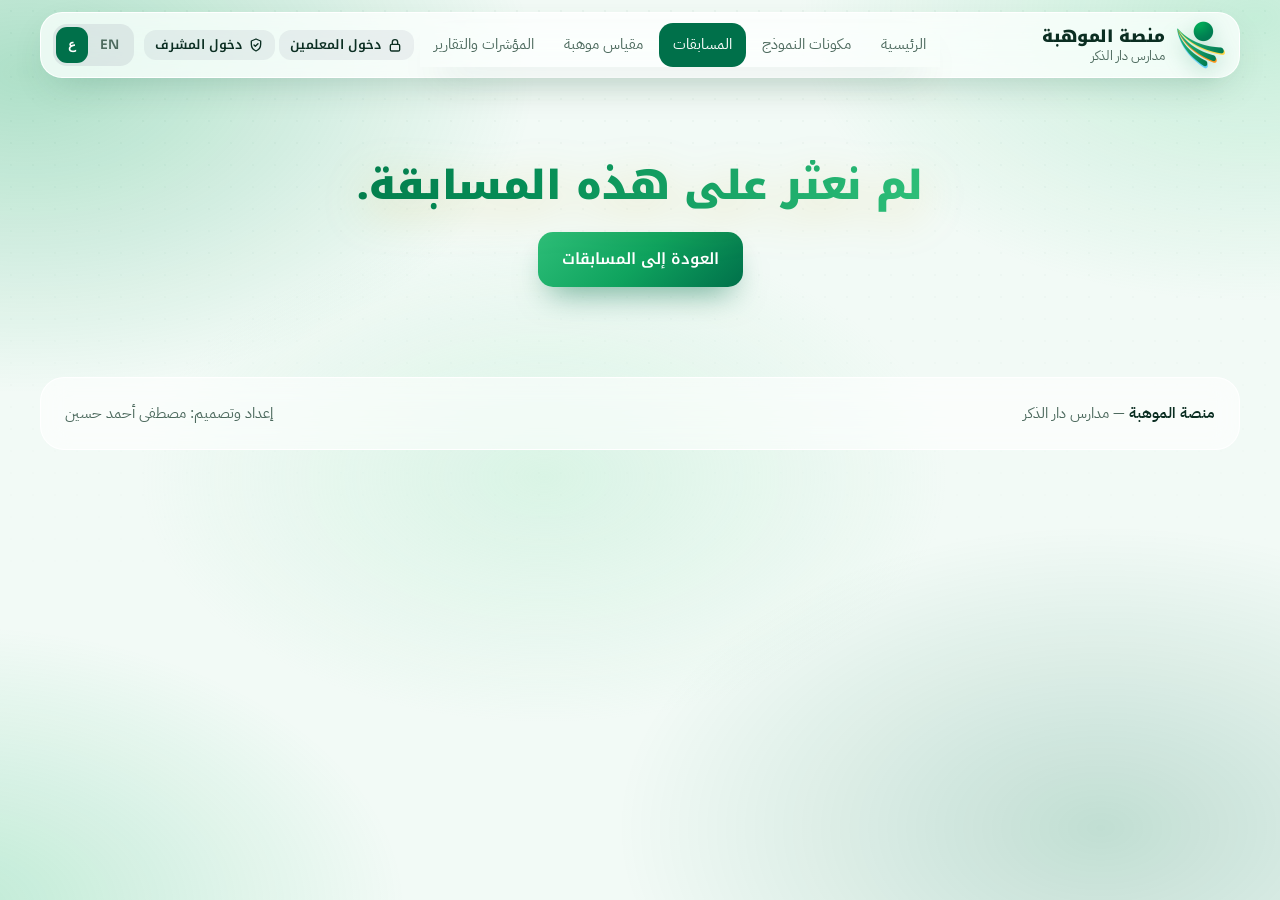
<file: competition.html>
<!DOCTYPE html>
<html lang="ar" dir="rtl">
<head>
<meta charset="UTF-8">
<meta name="viewport" content="width=device-width, initial-scale=1.0">
<title>المسابقة – منصة الموهبة</title>
<link rel="preconnect" href="https://fonts.googleapis.com">
<link rel="preconnect" href="https://fonts.gstatic.com" crossorigin>
<link href="https://fonts.googleapis.com/css2?family=IBM+Plex+Sans+Arabic:wght@400;500;600&family=Noto+Kufi+Arabic:wght@300;600;900&family=Sora:wght@400;600;800&display=swap" rel="stylesheet">
<link rel="stylesheet" href="css/platform.css">
<script src="js/config.js"></script>
<script src="js/competitions-data.js"></script>
<script src="js/past-tests.js"></script>
<script src="js/platform.js"></script>
<style>
/* ---------- الهيرو ---------- */
.hero{padding:120px 0 20px}
.crumbs{display:flex;align-items:center;gap:8px;font-size:14px;color:var(--muted);margin-bottom:18px;flex-wrap:wrap}
.crumbs a{color:var(--muted);transition:color .2s}.crumbs a:hover{color:var(--ink)}
.crumbs svg{width:14px;height:14px;stroke:currentColor;fill:none;stroke-width:2;transform:scaleX(var(--flip))}
.hero-card{display:grid;grid-template-columns:auto 1fr;gap:34px;align-items:center;padding:36px;border-radius:36px}
.hero-orb{position:relative;width:180px;height:180px;display:grid;place-items:center}
.hero-orb .gorb{--sz:150px}
.hero-orb .gorb svg{stroke-width:1.5}
.hero-orb .p{position:absolute;inset:15px;border-radius:50%;border:2px solid color-mix(in srgb,var(--c) 60%,transparent);animation:pulse 4s ease-out infinite}
.hero-orb .p.p2{animation-delay:2s}
.hero-orb .ring{position:absolute;inset:-6px;border-radius:50%;border:2px dashed color-mix(in srgb,var(--c) 45%,transparent);animation:spin 40s linear infinite}
.hero .tags{display:flex;flex-wrap:wrap;gap:8px;margin-bottom:12px}
.hero h1{font-family:var(--display);font-weight:900;font-size:clamp(28px,4.2vw,52px);line-height:1.35;margin-bottom:8px;
  background:linear-gradient(100deg,color-mix(in srgb,var(--c) 75%,#1A1640),var(--c) 40%,color-mix(in srgb,var(--c) 55%,#E8A50A) 70%,color-mix(in srgb,var(--c) 75%,#1A1640));
  background-size:220% 100%;-webkit-background-clip:text;background-clip:text;color:transparent;-webkit-text-fill-color:transparent;animation:foil 8s linear infinite}
.hero .org{font-family:var(--display);font-weight:600;color:var(--muted);font-size:15px;margin-bottom:10px}
.hero .sum{color:var(--ink);opacity:.85;font-size:clamp(16px,1.45vw,18px);max-width:46em}
.hero .actions{display:flex;flex-wrap:wrap;gap:12px;margin-top:22px}
.facts{display:grid;grid-template-columns:repeat(4,1fr);gap:14px;margin-top:18px}
.fact{padding:16px 18px;border-radius:22px}
.fact span{display:block;font-family:var(--display);font-weight:600;font-size:12.5px;color:color-mix(in srgb,var(--c) 70%,#1A1640)}
.fact b{display:block;font-weight:600;font-size:15px;line-height:1.6;margin-top:2px}
@media(max-width:900px){.hero-card{grid-template-columns:1fr;text-align:center;justify-items:center;padding:28px 20px}.hero .tags,.hero .actions{justify-content:center}.facts{grid-template-columns:repeat(2,1fr)}.hero-orb{width:150px;height:150px}.hero-orb .gorb{--sz:124px}.hero{padding-top:100px}}
@media(max-width:480px){.facts{gap:10px}.fact{padding:12px 14px}.fact b{font-size:14px}}

/* ---------- شريط الأقسام ---------- */
.tabs{position:sticky;top:88px;z-index:20;margin:26px 0 8px;padding:8px;border-radius:22px;display:flex;gap:4px;overflow-x:auto;scrollbar-width:none}
.tabs::-webkit-scrollbar{display:none}
.tabs a{flex:none;display:inline-flex;align-items:center;gap:8px;padding:9px 14px;border-radius:14px;font-family:var(--display);font-weight:600;font-size:14px;color:var(--muted);transition:background .2s,color .2s;white-space:nowrap}
.tabs a svg{width:17px;height:17px;stroke:currentColor;fill:none;stroke-width:2;stroke-linecap:round;stroke-linejoin:round}
.tabs a:hover{background:rgba(255,255,255,.7);color:var(--ink)}
.tabs a.on{color:#fff;background:linear-gradient(135deg,color-mix(in srgb,var(--c) 70%,#fff),var(--c));box-shadow:0 8px 18px -8px var(--c)}
@media(max-width:620px){.tabs{top:80px}}

/* ---------- الأقسام ---------- */
.sec{padding:34px 0}
.sec-h{display:flex;align-items:center;gap:16px;margin-bottom:18px}
.sec-h .gorb{--sz:54px}
.sec-h .n{font-family:'Sora',sans-serif;font-weight:800;font-size:13px;color:color-mix(in srgb,var(--c) 70%,#1A1640);letter-spacing:.08em}
.sec-h h2{font-family:var(--display);font-weight:900;font-size:clamp(22px,2.6vw,32px);line-height:1.35}
.panel{padding:28px;border-radius:30px}
@media(max-width:620px){.panel{padding:20px;border-radius:24px}}
.about p{font-size:16.5px;line-height:2;margin-bottom:12px}
.about p:last-child{margin-bottom:0}
.vhead{display:flex;flex-wrap:wrap;align-items:center;justify-content:space-between;gap:10px}
.vhead h3{font-family:var(--display);font-weight:900;font-size:19px}
.vwhen{display:inline-flex;align-items:center;gap:8px;padding:7px 14px;border-radius:999px;font-weight:700;font-size:14px;background:color-mix(in srgb,var(--c) 14%,#fff);color:color-mix(in srgb,var(--c) 70%,#0B2E22)}
.vwhen svg,.vplace svg{width:16px;height:16px;flex:none;stroke:currentColor;fill:none;stroke-width:2;stroke-linecap:round;stroke-linejoin:round}
.vtable td{vertical-align:top}
.vplace{display:inline-flex;align-items:flex-start;gap:6px;color:var(--ink);text-decoration:none;font-weight:600;line-height:1.5}
.vplace svg{color:var(--c);margin-top:3px}
.vplace:hover span{text-decoration:underline}
.vrules-h{font-family:var(--display);font-weight:900;font-size:16px;margin:22px 0 8px}
.vrules{margin:0;padding-inline-start:22px;display:grid;gap:6px;line-height:1.8;color:var(--ink2,#3E5A4F)}
.vfoot{display:flex;flex-wrap:wrap;align-items:center;justify-content:space-between;gap:10px;margin-top:18px}
.vfoot .btn{display:inline-flex;align-items:center;gap:8px}.vfoot .btn svg{width:18px;height:18px;stroke:currentColor;fill:none;stroke-width:2}
.vsrc{font-size:13px;color:var(--muted)}
.minitable{margin-top:20px;border-radius:20px;overflow:auto;border:1px solid var(--glass-edge);background:rgba(255,255,255,.55)}
.minitable h3{font-family:var(--display);font-weight:900;font-size:16px;padding:14px 18px 0}
.minitable table{width:100%;border-collapse:collapse;font-size:14.5px;min-width:520px;margin-top:10px}
.minitable th{font-family:var(--display);font-weight:600;color:#fff;background:linear-gradient(135deg,color-mix(in srgb,var(--c) 70%,#fff),var(--c));padding:10px 16px;text-align:start}
.minitable td{padding:11px 16px;border-top:1px solid var(--line);vertical-align:top}
.minitable td:first-child{font-weight:600;white-space:nowrap}
.local{display:flex;flex-wrap:wrap;gap:10px;margin-top:18px}
.local .tag{font-size:13.5px;padding:5px 14px}

/* روابط */
.links{display:grid;grid-template-columns:repeat(auto-fit,minmax(240px,1fr));gap:16px}
.lk{display:flex;align-items:center;gap:14px;padding:18px;border-radius:24px;transition:transform .25s,box-shadow .25s}
.lk:hover{transform:translateY(-5px);box-shadow:0 26px 44px -24px var(--c)}
.lk .gorb{--sz:48px}
.lk b{display:block;font-family:var(--display);font-weight:600;font-size:15.5px;line-height:1.5}
.lk small{display:block;font-family:'Sora',sans-serif;font-size:12.5px;color:var(--muted);direction:ltr;text-align:start;overflow:hidden;text-overflow:ellipsis;white-space:nowrap;max-width:210px}
html[dir=rtl] .lk small{text-align:right}
.lk .ext{margin-inline-start:auto;width:18px;height:18px;flex:none;stroke:var(--muted);fill:none;stroke-width:2;stroke-linecap:round;stroke-linejoin:round}
.lk.reg{background:linear-gradient(135deg,color-mix(in srgb,var(--c) 18%,rgba(255,255,255,.75)),rgba(255,255,255,.6));border-color:color-mix(in srgb,var(--c) 40%,#fff)}

/* الشروط */
.conds{list-style:none;display:grid;grid-template-columns:1fr 1fr;gap:12px}
.conds li{display:flex;gap:12px;align-items:flex-start;padding:14px 16px;border-radius:18px;background:rgba(255,255,255,.6);border:1px solid var(--glass-edge);font-size:15.5px;line-height:1.85}
.conds li .gorb{--sz:30px;margin-top:2px}
@media(max-width:800px){.conds{grid-template-columns:1fr}}

/* التسجيل */
.steps{list-style:none;display:grid;gap:0;position:relative}
.steps li{display:grid;grid-template-columns:60px 1fr;gap:16px;align-items:start;position:relative;padding-bottom:18px}
.steps li:last-child{padding-bottom:0}
.steps li::before{content:"";position:absolute;inset-inline-start:28px;top:56px;bottom:-4px;width:4px;border-radius:4px;background:linear-gradient(180deg,var(--c),color-mix(in srgb,var(--c) 25%,transparent))}
.steps li:last-child::before{display:none}
.steps .gorb{--sz:58px}
.steps .txt{padding:14px 18px;border-radius:18px;background:rgba(255,255,255,.62);border:1px solid var(--glass-edge);font-size:15.5px;line-height:1.85;margin-top:3px}

/* المخطط الزمني */
.cd-card{display:flex;justify-content:space-between;align-items:center;gap:20px;flex-wrap:wrap;padding:22px 24px;margin-bottom:22px;border-radius:26px;
  background:linear-gradient(135deg,color-mix(in srgb,var(--c) 20%,rgba(255,255,255,.85)),rgba(255,255,255,.7) 60%,color-mix(in srgb,#E8A50A 14%,rgba(255,255,255,.8)));
  border:1px solid color-mix(in srgb,var(--c) 35%,#fff);box-shadow:0 22px 44px -28px var(--c)}
.cd-info{display:flex;align-items:center;gap:16px}
.cd-info .gorb{--sz:60px}
.cd-info small{display:block;font-family:var(--display);font-weight:600;font-size:13px;color:color-mix(in srgb,var(--c) 70%,#1A1640)}
.cd-info h3{font-family:var(--display);font-weight:900;font-size:clamp(18px,2vw,22px);line-height:1.5}
.cd-info span{font-size:14px;color:var(--muted)}
@media(max-width:700px){.cd-card{flex-direction:column;align-items:stretch}.cd-card .cd-boxes{justify-content:center}}
.tl-label{display:flex;align-items:center;gap:8px;margin-bottom:16px;font-size:14px;color:var(--muted)}
.tl-label svg{width:18px;height:18px;flex:none;stroke:var(--c);fill:none;stroke-width:2}
.tl{list-style:none;position:relative;display:grid;gap:14px}
.tl::before{content:"";position:absolute;inset-inline-start:25px;top:10px;bottom:10px;width:4px;border-radius:4px;background:linear-gradient(180deg,var(--c),color-mix(in srgb,var(--c) 30%,#fff))}
.tl li{display:grid;grid-template-columns:54px 1fr;gap:14px;align-items:center;position:relative}
.tl .dot{width:54px;height:54px;border-radius:50%;display:grid;place-items:center;background:#fff;border:3px solid color-mix(in srgb,var(--c) 40%,#fff);z-index:1;box-shadow:0 8px 18px -10px var(--c)}
.tl .dot svg{width:22px;height:22px;stroke:color-mix(in srgb,var(--c) 70%,#1A1640);fill:none;stroke-width:2;stroke-linecap:round;stroke-linejoin:round}
.tl .card{display:flex;justify-content:space-between;align-items:center;gap:12px;flex-wrap:wrap;padding:14px 18px;border-radius:18px;background:rgba(255,255,255,.62);border:1px solid var(--glass-edge)}
.tl .card h4{font-family:var(--display);font-weight:600;font-size:15.5px;line-height:1.6}
.tl .card .when{font-family:var(--display);font-weight:600;font-size:13.5px;color:color-mix(in srgb,var(--c) 70%,#1A1640);white-space:nowrap}
.tl .card small{display:block;color:var(--muted);font-size:13px}
.tl li.past{opacity:.6}
.tl li.past .dot{background:color-mix(in srgb,var(--c) 15%,#fff)}
.tl li.cur .dot,.tl li.next .dot{border-color:transparent;background:radial-gradient(circle at 32% 26%,color-mix(in srgb,var(--c) 40%,#fff),var(--c) 50%,color-mix(in srgb,var(--c) 70%,#1A1640))}
.tl li.cur .dot svg,.tl li.next .dot svg{stroke:#fff}
.tl li.cur .card,.tl li.next .card{border-color:color-mix(in srgb,var(--c) 45%,#fff);background:linear-gradient(135deg,color-mix(in srgb,var(--c) 14%,#fff),rgba(255,255,255,.7))}
.tl .badge{font-family:var(--display);font-size:11.5px;font-weight:600;padding:2px 9px;border-radius:999px;color:#fff;background:var(--c);margin-inline-start:8px;vertical-align:middle}

/* المصادر */
.res-h{font-family:var(--display);font-weight:900;font-size:17px;margin:4px 0 12px;display:flex;align-items:center;gap:10px}
.res-h::after{content:"";flex:1;height:2px;border-radius:2px;background:linear-gradient(90deg,color-mix(in srgb,var(--c) 40%,transparent),transparent)}
html[dir=rtl] .res-h::after{background:linear-gradient(270deg,color-mix(in srgb,var(--c) 40%,transparent),transparent)}
.files{display:grid;grid-template-columns:repeat(auto-fill,minmax(260px,1fr));gap:12px;margin-bottom:22px}
.fl{display:flex;align-items:center;gap:12px;padding:14px;border-radius:18px;background:rgba(255,255,255,.62);border:1px solid var(--glass-edge);transition:transform .2s,box-shadow .2s}
.fl:hover{transform:translateY(-3px);box-shadow:0 18px 30px -20px var(--c)}
.fl .ico{width:44px;height:44px;border-radius:13px;display:grid;place-items:center;flex:none;background:color-mix(in srgb,var(--fc,var(--c)) 14%,#fff)}
.fl .ico svg{width:22px;height:22px;stroke:var(--fc,var(--c));fill:none;stroke-width:1.9;stroke-linecap:round;stroke-linejoin:round}
.fl b{display:block;font-weight:600;font-size:14.5px;line-height:1.5;word-break:break-word}
.fl small{color:var(--muted);font-size:12.5px}
.loading{display:flex;align-items:center;gap:10px;color:var(--muted);font-size:14px;padding:10px 0}
.loading i{width:18px;height:18px;border-radius:50%;border:3px solid color-mix(in srgb,var(--c) 25%,#fff);border-top-color:var(--c);animation:spin .8s linear infinite}

/* مكتبة النماذج */
.pp-years{margin-bottom:12px;width:max-content;max-width:100%;box-shadow:none;background:rgba(255,255,255,.6)}
.pp-years button{font-family:'Sora',sans-serif}
.pp-table{margin-top:0;margin-bottom:22px}
.pp-table table{min-width:560px;margin-top:0}
.pp{display:inline-flex;align-items:center;gap:6px;padding:5px 12px;border-radius:10px;font-family:'Sora',sans-serif;font-weight:600;font-size:12.5px;color:#C0283E;background:#FDE8EB;border:1px solid #F8C9D0;transition:transform .2s,box-shadow .2s}
.pp:hover{transform:translateY(-2px);box-shadow:0 8px 16px -10px #E0354B}
.pp svg{width:15px;height:15px;stroke:currentColor;fill:none;stroke-width:2;stroke-linecap:round;stroke-linejoin:round}
.minitable + .minitable{margin-top:16px}

/* بنك الاختبارات السابقة التفاعلي */
.px-top{display:flex;flex-wrap:wrap;gap:12px;align-items:center;justify-content:space-between;margin-bottom:14px}
.px-top p{font-size:14.5px;color:var(--muted);line-height:1.85;flex:1 1 380px}
.px-seg{box-shadow:none;background:rgba(255,255,255,.6)}
.px-grid{display:grid;grid-template-columns:repeat(auto-fill,minmax(290px,1fr));gap:14px}
.px{--pc:var(--c);display:flex;flex-direction:column;gap:10px;padding:18px;border-radius:22px;background:rgba(255,255,255,.66);border:1px solid var(--glass-edge);transition:transform .2s,box-shadow .2s}
.px:hover{transform:translateY(-3px);box-shadow:0 18px 30px -22px var(--pc)}
.px .hd{display:flex;gap:12px;align-items:center}
.px .hd .gorb{--c:var(--pc);--sz:46px}
.px .hd b{display:block;font-family:var(--display);font-weight:900;font-size:16.5px;line-height:1.5}
.px .hd small{color:var(--muted);font-size:12.5px}
.px .meta{display:flex;flex-wrap:wrap;gap:6px}
.px .meta span{font-size:12.5px;font-weight:600;padding:3px 10px;border-radius:999px;background:color-mix(in srgb,var(--pc) 10%,#fff);color:color-mix(in srgb,var(--pc) 75%,#1A1640)}
.px .last{font-size:13px;color:var(--muted)}
.px .last b{font-family:'Sora',sans-serif;color:var(--ink)}
.px .acts{display:flex;flex-wrap:wrap;gap:8px;margin-top:auto}
.px .acts .btn{padding:9px 14px;font-size:13.5px}
.px-how{display:flex;gap:12px;align-items:flex-start;padding:14px 16px;margin-bottom:16px;border-radius:18px;background:color-mix(in srgb,var(--c) 8%,#fff);border:1px solid color-mix(in srgb,var(--c) 22%,#fff);font-size:14px;line-height:1.85}
.px-how .gorb{--sz:40px;flex:none}
.px-how b{display:block;font-family:var(--display);font-weight:600}
.px-live{display:flex;flex-wrap:wrap;gap:8px;align-items:center;padding:10px 14px;margin-bottom:14px;border-radius:14px;background:#EFFAF5;border:1px solid #9FDCC6;color:#0B7A5B;font-weight:600;font-size:14px}
.px-live .btn{padding:9px 16px;font-size:14px}
.px-live .btn svg{width:18px;height:18px;stroke:currentColor}
.px-live svg{width:18px;height:18px;stroke:currentColor;fill:none;stroke-width:2.2}
.px-note{margin-top:14px;font-size:13px;color:var(--muted);line-height:1.8}
.px-note a{color:color-mix(in srgb,var(--c) 70%,#1A1640);font-weight:600}
/* ورقة الإجابة */
.pxo{position:fixed;inset:0;z-index:80;display:none;align-items:flex-start;justify-content:center;padding:24px 14px;background:rgba(26,22,64,.38);backdrop-filter:blur(6px);overflow:auto}
.pxo.open{display:flex}
.pxo .sheet{--pc:var(--c);width:min(880px,100%);border-radius:26px;padding:20px;background:rgba(255,255,255,.96);box-shadow:0 30px 60px -30px rgba(26,22,64,.5)}
.pxo .sh-h{display:flex;align-items:center;gap:12px;flex-wrap:wrap;margin-bottom:12px}
.pxo .sh-h .gorb{--c:var(--pc);--sz:44px}
.pxo .sh-h h3{font-family:var(--display);font-weight:900;font-size:18px;flex:1;line-height:1.5}
.pxo .x{width:40px;height:40px;border-radius:12px;border:1px solid var(--glass-edge);background:#fff;font-size:22px;cursor:pointer;color:var(--ink)}
.pxo .bar{position:sticky;top:-24px;z-index:2;display:flex;flex-wrap:wrap;gap:10px;align-items:center;padding:10px 12px;margin:0 -6px 12px;border-radius:16px;background:color-mix(in srgb,var(--pc) 8%,#fff);border:1px solid color-mix(in srgb,var(--pc) 22%,#fff)}
.pxo .bar .tm{font-family:'Sora',sans-serif;font-weight:800;font-size:18px;min-width:84px;text-align:center;padding:4px 10px;border-radius:10px;background:#fff;direction:ltr}
.pxo .bar .tm.low{color:#C0283E}
.pxo .bar .pg{flex:1;min-width:120px}
.pxo .bar .pg small{display:block;font-size:12px;color:var(--muted);margin-bottom:4px}
.pxo .bar .pg i{display:block;height:8px;border-radius:8px;background:rgba(26,22,64,.08);overflow:hidden}
.pxo .bar .pg i b{display:block;height:100%;border-radius:8px;background:var(--pc);transition:width .3s}
.pxo .bar .btn{padding:8px 14px;font-size:13.5px}
.pxo .blk{margin:14px 0 6px;font-family:var(--display);font-weight:600;font-size:14px;color:color-mix(in srgb,var(--pc) 70%,#1A1640)}
.pxo .qs{display:grid;grid-template-columns:repeat(auto-fill,minmax(250px,1fr));gap:8px}
.pxo .qr{display:flex;flex-wrap:wrap;align-items:center;gap:8px;padding:7px 10px;border-radius:14px;background:#fff;border:1px solid var(--glass-edge)}
.pxo .qr .n{font-family:'Sora',sans-serif;font-weight:800;font-size:13px;min-width:26px;color:var(--muted)}
.pxo .qr .bb{display:flex;gap:5px;direction:ltr}
.pxo .qr .bb button{width:32px;height:32px;border-radius:50%;border:1.5px solid rgba(26,22,64,.25);background:#fff;font-family:'Sora',sans-serif;font-weight:700;font-size:13px;cursor:pointer;color:var(--ink);padding:0}
.pxo .qr .bb button:hover{border-color:var(--pc)}
.pxo .qr .bb button.on{background:var(--pc);border-color:var(--pc);color:#fff}
.pxo .qr .bb button:disabled{cursor:default}
.pxo .qr .tx{flex:1;min-width:0;max-width:150px;font:600 14px 'Sora',sans-serif;padding:6px 10px;border-radius:10px;border:1.5px solid rgba(26,22,64,.25);background:#fff;color:var(--ink)}
.pxo .qr .tx:focus{outline:none;border-color:var(--pc)}
.pxo .qr .rs{margin-inline-start:auto;font-size:12.5px;font-weight:700;white-space:nowrap}
.pxo .qr.ok{border-color:#9FDCC6;background:#EFFAF5}.pxo .qr.ok .rs{color:#0B7A5B}
.pxo .qr.bad{border-color:#F4B9C6;background:#FDF0F3}.pxo .qr.bad .rs{color:#B4234F}
.pxo .qr.skip{border-color:#F3D69B;background:#FFF8E9}.pxo .qr.skip .rs{color:#8A5D00}
.pxo .qr.bad .bb button.on{background:#E2386F;border-color:#E2386F}
.pxo .qr .bb button.key{box-shadow:0 0 0 3px #0E9F76 inset;border-color:#0E9F76}
.pxo .score{display:flex;flex-wrap:wrap;gap:12px;align-items:center;margin-bottom:6px}
.pxo .score .big{font-family:'Sora',sans-serif;font-weight:800;font-size:40px;line-height:1;color:var(--pc)}
.pxo .score .big small{font-size:18px;color:var(--muted)}
.pxo .score .chips{display:flex;flex-wrap:wrap;gap:6px}
.pxo .score .chips span{font-size:13px;font-weight:600;padding:4px 10px;border-radius:999px;background:rgba(26,22,64,.06)}
.pxo .hist{margin-top:14px;font-size:13px;color:var(--muted)}
.pxo .hist b{font-family:'Sora',sans-serif;color:var(--ink)}
.pxo .foot{display:flex;flex-wrap:wrap;gap:8px;margin-top:16px}
.pxo.pip{position:static;display:block;padding:0;background:none;backdrop-filter:none;overflow:visible}
.pxo.pip .sheet{width:100%;min-height:100vh;border-radius:0;box-shadow:none;padding:14px}
.pxo.pip .bar{top:0}
.pxo.pip .qs{grid-template-columns:1fr}
.pxo.pip .sh-h h3{font-size:15px}
.pxo.pip .sheet{padding:10px}
.pxo.pip .sh-h .gorb{--sz:34px}
.pxo.pip .bar{gap:6px;padding:8px;margin:0 0 8px}
.pxo.pip .bar .tm{font-size:15px;min-width:70px}
.pxo.pip .bar .btn{padding:7px 10px;font-size:12.5px}
.pxo.pip .qr{padding:4px 8px;gap:6px}
.pxo.pip .qr .bb{gap:4px}
.pxo.pip .qr .bb button{width:28px;height:28px;font-size:12px}
.pxo.pip .qr .tx{max-width:120px;padding:4px 8px;font-size:13px}
.pxo.pip .blk{margin:10px 0 4px;font-size:13px}
.pxo.pip .score .big{font-size:32px}
.px-start{display:flex;align-items:center;gap:12px;padding:14px;margin-bottom:10px;border-radius:16px;color:#fff;background:linear-gradient(135deg,color-mix(in srgb,var(--pc) 70%,#fff),var(--pc));box-shadow:0 14px 26px -14px var(--pc);animation:pxPulse 1.6s ease-in-out infinite}
.px-start svg{width:30px;height:30px;flex:none;stroke:#fff;fill:none;stroke-width:2}
.px-start b{display:block;font-family:var(--display);font-weight:900;font-size:16px}
.px-start small{display:block;font-size:12.5px;opacity:.9;line-height:1.6}
@keyframes pxPulse{50%{transform:scale(1.02)}}
@media(max-width:560px){.pxo{padding:0}.pxo .sheet{border-radius:0;min-height:100%}.pxo .bar{top:0}}
@media print{.pxo{display:none!important}}

/* التدريب */
.plan{list-style:none;display:grid;grid-template-columns:1fr 1fr;gap:12px;margin-bottom:22px}
.plan li{display:flex;gap:12px;align-items:flex-start;padding:16px;border-radius:18px;background:rgba(255,255,255,.62);border:1px solid var(--glass-edge);font-size:15px;line-height:1.85}
.plan li .gorb{--sz:34px}
@media(max-width:800px){.plan{grid-template-columns:1fr}}
.sched{border-radius:20px;overflow:auto;border:1px solid var(--glass-edge);background:rgba(255,255,255,.55)}
.sched table{width:100%;border-collapse:collapse;font-size:14.5px;min-width:620px}
.sched th{font-family:var(--display);font-weight:600;color:#fff;background:linear-gradient(135deg,color-mix(in srgb,var(--c) 70%,#fff),var(--c));padding:10px 14px;text-align:start}
.sched td{padding:11px 14px;border-top:1px solid var(--line)}
.sched a{color:color-mix(in srgb,var(--c) 70%,#1A1640);font-weight:600}

/* النتائج */
.years{display:grid;grid-template-columns:repeat(auto-fit,minmax(300px,1fr));gap:16px;margin-bottom:22px}
.yr{padding:20px;border-radius:24px;background:rgba(255,255,255,.62);border:1px solid var(--glass-edge)}
.yr h4{font-family:'Sora',sans-serif;font-weight:800;font-size:17px;margin-bottom:12px;color:color-mix(in srgb,var(--c) 70%,#1A1640)}
.fn-row{display:grid;grid-template-columns:84px 1fr 46px 50px;gap:8px;align-items:center;font-size:13.5px;margin-bottom:8px}
.fn-row .nm{color:var(--muted);font-weight:600}
.fn-row .tr{height:22px;border-radius:8px;background:rgba(26,22,64,.06);overflow:hidden}
.fn-row .tr i{display:block;height:100%;border-radius:8px;transition:width 1.1s cubic-bezier(.2,.8,.2,1)}
.fn-row .v{font-family:'Sora',sans-serif;font-weight:800;text-align:end}
.fn-row .pc{font-family:'Sora',sans-serif;font-size:12px;color:var(--muted);text-align:end}
.ach{list-style:none;display:grid;grid-template-columns:repeat(auto-fill,minmax(280px,1fr));gap:12px}
.ach li{display:flex;gap:12px;align-items:flex-start;padding:16px;border-radius:18px;background:rgba(255,255,255,.62);border:1px solid var(--glass-edge)}
.ach li .gorb{--sz:44px}
.ach b{display:block;font-family:var(--display);font-weight:600;font-size:15px;line-height:1.6}
.ach small{display:block;color:var(--muted);font-size:13px}

/* المصادر والمسابقات الأخرى */
.sources{font-size:13px;color:var(--muted);margin-top:30px;padding:16px 20px;border-radius:20px}
.sources b{font-family:var(--display);font-weight:600;color:var(--ink)}
.sources a{display:inline-block;direction:ltr;margin-inline-end:14px;color:color-mix(in srgb,var(--c) 70%,#1A1640);word-break:break-all}
.others{display:flex;gap:12px;overflow-x:auto;padding:6px 2px 14px;scrollbar-width:thin}
.oth{flex:none;display:flex;align-items:center;gap:12px;padding:12px 18px 12px 12px;border-radius:20px;transition:transform .2s}
html[dir=rtl] .oth{padding:12px 12px 12px 18px}
.oth:hover{transform:translateY(-4px)}
.oth .gorb{--sz:42px}
.oth b{font-family:var(--display);font-weight:600;font-size:14.5px;white-space:nowrap}
.notfound{padding:160px 0 60px;text-align:center}
</style>
<!-- مظهر مؤقت بأخضر الشعار: احذف السطر التالي للرجوع إلى الألوان الأصلية -->
<link rel="stylesheet" href="css/theme-green.css">
</head>
<body>
<div class="aurora tinted" id="aurora" aria-hidden="true"></div>
<div class="grain" aria-hidden="true"></div>

<header class="nav">
  <a href="index.html" class="brand">
    <img class="brand-logo" src="assets/school-emblem.png" alt="شعار مدارس دار الذكر" data-i18n-alt="alt.logo" width="48" height="48">
    <span><b data-i18n="brand">منصة الموهبة</b><small data-i18n="school">مدارس دار الذكر</small></span>
  </a>
  <div class="nav-right">
    <nav class="nav-links" id="navLinks">
      <a href="index.html" data-i18n="nav.home">الرئيسية</a>
      <a href="index.html#components" data-i18n="nav.model">مكونات النموذج</a>
      <a href="competitions.html" class="cur" data-i18n="nav.comps">المسابقات</a>
      <a href="mawhiba-test.html" data-i18n="nav.mtest">مقياس موهبة</a>
      <a href="kpis.html" data-i18n="nav.kpis">المؤشرات والتقارير</a>
    </nav>
    <span class="nav-staff"><a href="sijil.html" title="دخول المعلمين" data-i18n-title="footer.sijil"><svg viewBox="0 0 24 24" aria-hidden="true"><rect x="5" y="11" width="14" height="10" rx="2"/><path d="M8 11V8a4 4 0 018 0v3"/></svg><span data-i18n="footer.sijil">دخول المعلمين</span></a><a href="sijil-reports.html" title="دخول المشرف" data-i18n-title="footer.admin"><svg viewBox="0 0 24 24" aria-hidden="true"><path d="M12 3l7 3v5c0 4.6-3 8.5-7 10-4-1.5-7-5.4-7-10V6z"/><path d="M9 12l2 2 4-4"/></svg><span data-i18n="footer.admin">دخول المشرف</span></a></span>
    <button class="lang" id="langBtn" type="button" aria-label="Language"><span data-l="ar">ع</span><span data-l="en">EN</span></button>
    <button class="burger" id="burger" type="button" aria-label="القائمة" data-i18n-aria="aria.menu"><span></span><span></span><span></span></button>
  </div>
</header>

<main class="wrap" id="main"></main>

<footer>
  <div class="wrap">
    <div><b data-i18n="brand">منصة الموهبة</b> — <span data-i18n="school">مدارس دار الذكر</span></div>
    <div data-i18n="footer.credit">إعداد وتصميم: مصطفى أحمد حسين</div>
  </div>
</footer>

<script>
TP.addDict({
  ar:{ comps:'المسابقات', register:'سجّل الآن', official:'الموقع الرسمي',
       's.about':'التعريف', 's.link':'رابط المسابقة', 's.cond':'شروط المسابقة', 's.reg':'كيفية التسجيل', 's.tl':'المخطط الزمني', 's.venues':'مقرات الاختبار', 'v.subj':'التخصص', 'v.boys':'مقر البنين', 'v.girls':'مقر البنات', 'v.rules':'تعليمات الاختبار', 'v.pdf':'الملف الرسمي (PDF)', 'v.map':'الموقع على الخريطة', 'v.src':'المصدر:',
       's.res':'الحقائب والمصادر', 's.train':'التدريب', 's.results':'النتائج',
       coordinator:'منسق المسابقة بالمدرسة', regOverride:'رابط التسجيل للعام الحالي',
       'tl.sheet':'مواعيد العام الحالي — محدَّثة من جدول بيانات المنصة', past:'انتهى', cur:'جارٍ الآن', next:'القادم',
       'res.official':'مصادر رسمية', 'res.school':'حقائب المدرسة ومصادرها', 'res.loading':'جارٍ تحميل الملفات…',
       'res.none':'تُعرض هنا حقائب المدرسة وملفاتها تلقائياً عند ربط مجلد المصادر في جدول بيانات المنصة.',
       'res.err':'تعذر الوصول إلى مجلد المصادر — تأكد من مشاركته «أي شخص لديه الرابط».', 'res.empty':'المجلد فارغ حالياً.',
       'res.general':'ملفات عامة', updated:'آخر تحديث',
       'tr.plan':'خطة الإعداد في المدرسة', 'tr.sched':'جدول التدريب', 'tr.none':'يُضاف جدول التدريب هنا من جدول بيانات المنصة عند اعتماده.',
       'th.prog':'البرنامج', 'th.when':'الموعد', 'th.place':'المكان', 'th.coach':'المدرب', 'th.target':'الفئة المستهدفة', 'th.link':'رابط', open:'فتح',
       'rs.funnel':'مشاركاتنا حسب العام', 'rs.ach':'إنجازاتنا', 'rs.none':'تظهر هنا نتائج مشاركات المدرسة وإنجازاتها فور إدخالها في جدول بيانات المنصة.',
       'fn.reg':'المسجلون', 'fn.qual':'المتأهلون', 'fn.fin':'النهائيون', 'fn.win':'الفائزون',
       sources:'المصادر:', others:'مسابقات أخرى', nf:'لم نعثر على هذه المسابقة.', back:'العودة إلى المسابقات',
       's.bank':'بنك الاختبارات السابقة', 'px.intro':'افتح ملف الأسئلة الرسمي، وأجب في ورقة الإجابة هنا بالوقت الحقيقي للاختبار، ثم صحّح فوراً بمفتاح الإجابة الرسمي ودرجات كل سؤال. تُحفظ إجاباتك ونتائجك في متصفحك فقط.',
       'px.all':'الكل', 'px.jr':'الأول والثاني المتوسط', 'px.sr':'الثالث المتوسط والأول الثانوي',
       'px.nq':'{n} سؤالاً', 'px.pts':'100 درجة', 'px.min':'{m} دقيقة', 'px.q':'الأسئلة (PDF)', 'px.a':'مفتاح الإجابة', 'px.sheet':'ورقة الإجابة', 'px.soon':'التصحيح قريباً',
       'px.last':'آخر نتيجة:', 'px.best':'أفضل نتيجة:', 'px.new':'لم تحاول بعد', 'px.cont':'متابعة الحل',
       'px.blk':'الأسئلة {a}–{b} · {p} درجات لكل سؤال', 'px.done':'أجبت عن {a} من {n}', 'px.grade':'صحّح الآن', 'px.close':'إغلاق',
       'px.timeup':'انتهى الوقت', 'px.confirm':'لم تُجب عن {n} سؤالاً. هل تريد التصحيح الآن؟', 'px.yes':'نعم، صحّح', 'px.no':'أكمل الحل',
       'px.score':'درجتك', 'px.ok':'صحيحة {n}', 'px.bad':'خاطئة {n}', 'px.skip':'متروكة {n}', 'px.right':'✓ صحيحة', 'px.wrong':'✗ الصحيحة: {k}', 'px.empty':'— الصحيحة: {k}',
       'px.retry':'أعد حل الأسئلة الخاطئة فقط', 'px.reset':'ابدأ من جديد', 'px.hist':'محاولاتك السابقة:', 'px.src':'مصدر الأسئلة ومفاتيح الإجابة: مكتبة أولمبياد الموهبة الوطني على موقع موهبة. الأسئلة تُفتح من ملفات موهبة الرسمية ولا تُنسخ إلى المنصة.',
       'px.byblk':'الأسئلة {a}–{b}: {s} من {t}', 'px.type':'اكتب الإجابة',
       'px.side':'الأسئلة وورقة الإجابة معاً', 'px.sideTip':'ورقة الإجابة عمود على يمين الشاشة، وملف الأسئلة بجانبها، وكلاهما بطول الشاشة', 'px.startTip':'يفتح ملف الأسئلة بجانب ورقة الإجابة بطول الشاشة',
       'px.howT':'كيف تحل الأسئلة وورقة الإجابة أمامك معاً؟',
       'px.how':'اضغط «الأسئلة وورقة الإجابة معاً»: تفتح ورقة الإجابة عموداً على يمين الشاشة بطولها، ثم اضغط فيها «افتح ملف الأسئلة» فيفتح الملف في باقي الشاشة بجانبها، فترى الاثنين معاً دون أن يغطي أحدهما الآخر. (على الجوال أو الآيباد: افتح ورقة الإجابة والملف بتقسيم الشاشة.)',
       'px.pipOn':'ورقة إجابة «{s}» مفتوحة الآن في النافذة العائمة.', 'px.openQ':'افتح ملف الأسئلة', 'px.notime':'دون توقيت' },
  en:{ comps:'Competitions', register:'Register now', official:'Official website',
       's.about':'Overview', 's.link':'Competition links', 's.cond':'Conditions', 's.reg':'How to register', 's.tl':'Timeline', 's.venues':'Test venues', 'v.subj':'Field', 'v.boys':'Boys’ venue', 'v.girls':'Girls’ venue', 'v.rules':'Test instructions', 'v.pdf':'Official file (PDF)', 'v.map':'Open in Maps', 'v.src':'Source:',
       's.res':'Packages & resources', 's.train':'Training', 's.results':'Results',
       coordinator:'School coordinator', regOverride:'This year’s registration link',
       'tl.sheet':'This year’s dates — updated from the platform data sheet', past:'Done', cur:'Ongoing', next:'Next',
       'res.official':'Official resources', 'res.school':'School packages & resources', 'res.loading':'Loading files…',
       'res.none':'School packages and files appear here automatically once a resources folder is linked in the platform data sheet.',
       'res.err':'Could not access the resources folder — make sure it is shared "Anyone with the link".', 'res.empty':'The folder is empty for now.',
       'res.general':'General files', updated:'Updated',
       'tr.plan':'School preparation plan', 'tr.sched':'Training schedule', 'tr.none':'The training schedule will appear here from the platform data sheet once approved.',
       'th.prog':'Program', 'th.when':'When', 'th.place':'Place', 'th.coach':'Trainer', 'th.target':'Target group', 'th.link':'Link', open:'Open',
       'rs.funnel':'Our participation by year', 'rs.ach':'Our achievements', 'rs.none':'School results and achievements appear here once entered in the platform data sheet.',
       'fn.reg':'Registered', 'fn.qual':'Qualified', 'fn.fin':'Finalists', 'fn.win':'Winners',
       sources:'Sources:', others:'Other competitions', nf:'We could not find this competition.', back:'Back to competitions',
       's.bank':'Past tests bank', 'px.intro':'Open the official question file, answer on the sheet here in the real test time, then mark it instantly with the official answer key and each question’s points. Your answers and results are saved in your browser only.',
       'px.all':'All', 'px.jr':'Grades 7–8', 'px.sr':'Grades 9–10',
       'px.nq':'{n} questions', 'px.pts':'100 points', 'px.min':'{m} min', 'px.q':'Questions (PDF)', 'px.a':'Answer key', 'px.sheet':'Answer sheet', 'px.soon':'Marking coming soon',
       'px.last':'Last result:', 'px.best':'Best:', 'px.new':'Not tried yet', 'px.cont':'Continue',
       'px.blk':'Questions {a}–{b} · {p} points each', 'px.done':'Answered {a} of {n}', 'px.grade':'Mark now', 'px.close':'Close',
       'px.timeup':'Time is up', 'px.confirm':'You left {n} questions blank. Mark now?', 'px.yes':'Yes, mark it', 'px.no':'Keep going',
       'px.score':'Your score', 'px.ok':'{n} correct', 'px.bad':'{n} wrong', 'px.skip':'{n} blank', 'px.right':'✓ Correct', 'px.wrong':'✗ Answer: {k}', 'px.empty':'— Answer: {k}',
       'px.retry':'Redo the wrong ones only', 'px.reset':'Start again', 'px.hist':'Your previous attempts:', 'px.src':'Questions and answer keys: National Gifted Olympiad library on the Mawhiba website. Questions open from Mawhiba’s official files and are not copied to this platform.',
       'px.byblk':'Questions {a}–{b}: {s} of {t}', 'px.type':'Type answer',
       'px.side':'Questions + answer sheet', 'px.sideTip':'The answer sheet as a column on the right and the question file beside it, both full height', 'px.startTip':'Opens the question file beside the answer sheet, full height',
       'px.howT':'How do I see the questions and the answer sheet together?',
       'px.how':'Click “Questions + answer sheet”: the answer sheet opens as a full-height column on the right of the screen. Then click “Open the question file” in it, and the file fills the rest of the screen beside it, so you see both without one covering the other. (On a phone or iPad, open the answer sheet and the file in split screen.)',
       'px.pipOn':'The “{s}” answer sheet is open in the floating window.', 'px.openQ':'Open the question file', 'px.notime':'Untimed' }
});

const COMPS = window.TP_COMPETITIONS, FIELDS = window.TP_FIELDS, STAGES = window.TP_STAGES;
const id = (new URLSearchParams(location.search).get('c') || '').toLowerCase();
const C = COMPS.find(c => c.id === id);
let DATA = null, SJ = null, FOLDER = { state: 'none', data: null }, folderReq = '';

const PX = C && (window.TP_PRACTICE || {})[C.id];
const SECTIONS = [
  ['about','info','s.about'], ['link','link','s.link'], ['conditions','check','s.cond'], ['register','list','s.reg'],
  ['timeline','cal','s.tl'], ...(C && C.venues ? [['venues','pin','s.venues']] : []), ['resources','folder','s.res'], ...(PX ? [['bank','target','s.bank']] : []), ['training','coach','s.train'], ['results','trophy','s.results']
];
const secNo = sid => SECTIONS.findIndex(x => x[0] === sid);
const host = u => { try { return new URL(u, location.href).host.replace(/^www\./, ''); } catch (e) { return u; } };
const secHead = (i, ic, k) => `<div class="sec-h"><span class="gorb">${TP.icon(ic)}</span><div><div class="n">${String(i + 1).padStart(2, '0')}</div><h2>${TP.t(k)}</h2></div></div>`;
const L = arr => (arr && (arr[TP.lang()] || arr.ar)) || [];

function render(){
  if (PX_SOLO) { if (!PXR) pxSolo(); else pxRender(); return; }
  const main = document.getElementById('main');
  if (!C) {
    document.title = TP.t('nf');
    main.innerHTML = `<div class="notfound"><h1 class="foil-title" style="font-size:40px">${TP.t('nf')}</h1><p style="margin-top:20px"><a class="btn primary" href="competitions.html">${TP.t('back')}</a></p></div>`;
    return;
  }
  document.title = TP.tx(C.short) + ' – ' + TP.t('brand');
  document.documentElement.style.setProperty('--c', C.color);
  const st = TP.compState(DATA, C.id);
  const regLink = st.regLink || (C.links.find(l => l.register) || {}).url;
  const offLink = (C.links.find(l => l.primary) || C.links[0] || {}).url;
  const isInternal = u => !/^https?:/i.test(u || '');

  main.innerHTML = `
  <section class="hero">
    <div class="crumbs"><a href="index.html">${TP.t('nav.home')}</a>${TP.icon('arrow')}<a href="competitions.html">${TP.t('comps')}</a>${TP.icon('arrow')}<span>${TP.esc(TP.tx(C.short))}</span></div>
    <div class="hero-card glass">
      <div class="hero-orb"><span class="ring"></span><span class="p"></span><span class="p p2"></span><span class="gorb">${TP.icon(C.icon)}</span></div>
      <div>
        <div class="tags"><span class="tag solid" style="--c:${FIELDS[C.field].c}">${TP.esc(TP.tx(FIELDS[C.field]))}</span>${TP.statusTag(st.status)}${C.stages.map(s => `<span class="tag">${TP.esc(TP.tx(STAGES[s]))}</span>`).join('')}</div>
        <h1>${TP.esc(TP.tx(C.name))}</h1>
        <div class="org">${TP.esc(TP.tx(C.organizer))}</div>
        <p class="sum">${TP.esc(TP.tx(C.summary))}</p>
        <div class="actions">
          ${regLink ? `<a class="btn tint" href="${TP.esc(regLink)}"${isInternal(regLink) ? '' : ' target="_blank" rel="noopener"'}>${TP.icon('check')}<span>${TP.t('register')}</span></a>` : ''}
          ${offLink ? `<a class="btn ghost" href="${TP.esc(offLink)}" target="_blank" rel="noopener">${TP.icon('globe')}<span>${TP.t('official')}</span></a>` : ''}
        </div>
      </div>
    </div>
    <div class="facts">${(C.facts || []).map(f => `<div class="fact glass"><span>${TP.esc(TP.tx(f.k))}</span><b>${TP.esc(TP.tx(f.v))}</b></div>`).join('')}</div>
  </section>

  <nav class="tabs glass no-print" id="tabs">${SECTIONS.map(([sid, ic, k]) => `<a href="#${sid}" data-sec="${sid}">${TP.icon(ic)}<span>${TP.t(k)}</span></a>`).join('')}</nav>

  <section class="sec" id="about">${secHead(secNo('about'), 'info', 's.about')}
    <div class="panel glass about reveal">${L(C.about).map(p => `<p>${TP.esc(p)}</p>`).join('')}
      ${(C.tables || (C.table ? [C.table] : [])).map(tb => `<div class="minitable"><h3>${TP.esc(TP.tx(tb.title))}</h3><table><thead><tr>${L(tb.head).map(h => `<th>${TP.esc(h)}</th>`).join('')}</tr></thead><tbody>${tb.rows.map(r => `<tr>${L(r).map(c => `<td>${TP.esc(c)}</td>`).join('')}</tr>`).join('')}</tbody></table></div>`).join('')}
      ${(st.coordinator || st.note) ? `<div class="local">${st.coordinator ? `<span class="tag">${TP.icon('coach')}${TP.t('coordinator')}: ${TP.esc(st.coordinator)}</span>` : ''}${st.note ? `<span class="tag" style="--c:#E8A50A">${TP.esc(st.note)}</span>` : ''}</div>` : ''}
    </div>
  </section>

  <section class="sec" id="link">${secHead(secNo('link'), 'link', 's.link')}
    <div class="links">
      ${st.regLink ? linkCard({ ar: TP.t('regOverride'), en: TP.t('regOverride'), url: st.regLink, register: true }) : ''}
      ${C.links.map(linkCard).join('')}
    </div>
  </section>

  <section class="sec" id="conditions">${secHead(secNo('conditions'), 'check', 's.cond')}
    <div class="panel glass reveal"><ul class="conds">${L(C.conditions).map(x => `<li><span class="gorb">${TP.icon('check')}</span><span>${TP.esc(x)}</span></li>`).join('')}</ul></div>
  </section>

  <section class="sec" id="register">${secHead(secNo('register'), 'list', 's.reg')}
    <div class="panel glass reveal"><ol class="steps">${L(C.register).map((x, i) => `<li><span class="gorb"><b>${i + 1}</b></span><div class="txt">${TP.esc(x)}</div></li>`).join('')}</ol></div>
  </section>

  <section class="sec" id="timeline">${secHead(secNo('timeline'), 'cal', 's.tl')}
    <div class="panel glass reveal">${timelineHtml()}</div>
  </section>

  ${C.venues ? `<section class="sec" id="venues">${secHead(secNo('venues'), 'pin', 's.venues')}<div class="panel glass reveal">${venuesHtml()}</div></section>` : ''}

  <section class="sec" id="resources">${secHead(secNo('resources'), 'folder', 's.res')}
    <div class="panel glass reveal">
      ${resourcesHtml()}
      ${C.papers ? `<div class="res-h">${TP.esc(TP.tx(C.papers.title))}</div><div id="papersBox">${papersHtml()}</div>` : ''}
      <div class="res-h">${TP.t('res.school')}</div>
      <div id="folderBox">${folderHtml(st)}</div>
    </div>
  </section>

  ${PX ? `<section class="sec" id="bank">${secHead(secNo('bank'), 'target', 's.bank')}
    <div class="panel glass reveal" id="pxBox">${pxHtml()}</div>
  </section>` : ''}

  <section class="sec" id="training">${secHead(secNo('training'), 'coach', 's.train')}
    <div class="panel glass reveal">
      <div class="res-h">${TP.t('tr.plan')}</div>
      <ul class="plan">${planItems().map((x, i) => `<li><span class="gorb"><b>${i + 1}</b></span><span>${TP.esc(x)}</span></li>`).join('')}</ul>
      <div class="res-h">${TP.t('tr.sched')}</div>
      ${schedHtml()}
    </div>
  </section>

  <section class="sec" id="results">${secHead(secNo('results'), 'trophy', 's.results')}
    <div class="panel glass reveal">${resultsHtml()}</div>
  </section>

  <div class="sources glass"><b>${TP.t('sources')}</b> ${(C.sources || []).map(u => `<a href="${TP.esc(u)}" target="_blank" rel="noopener">${TP.esc(host(u))}</a>`).join('')}</div>

  <section class="sec">
    <div class="res-h">${TP.t('others')}</div>
    <div class="others">${COMPS.filter(o => o.id !== C.id).map(o => `<a class="oth glass" style="--c:${o.color}" href="competition.html?c=${o.id}"><span class="gorb">${TP.icon(o.icon)}</span><b>${TP.esc(TP.tx(o.short))}</b></a>`).join('')}</div>
  </section>`;

  TP.observe(main.querySelectorAll('.reveal'));
  TP.tick();
  requestAnimationFrame(() => setTimeout(() => main.querySelectorAll('[data-w]').forEach(el => el.style.width = el.dataset.w), 80));
  spy();
  if (st.folder && folderReq !== st.folder) loadFolder(st.folder);
}

function linkCard(l){
  const url = TP.safeUrl(l.url); if (!url) return '';
  const internal = !/^https?:/i.test(url);
  return `<a class="lk glass reveal${l.register ? ' reg' : ''}" href="${TP.esc(url)}"${internal ? '' : ' target="_blank" rel="noopener"'}>
    <span class="gorb">${TP.icon(l.register ? 'check' : l.primary ? 'globe' : 'link')}</span>
    <span><b>${TP.esc(TP.tx(l))}</b><small>${TP.esc(internal ? TP.tx(C.short) : host(url))}</small></span>${TP.icon('ext', 'ext')}</a>`;
}

/* مقرات الاختبار: جدول التخصص ← مقر البنين / البنات مع رابط الخريطة، ثم التعليمات */
function venuesHtml(){
  const V = C.venues, place = p => p ? `<a class="vplace" href="${TP.esc(p[1])}" target="_blank" rel="noopener" title="${TP.t('v.map')}">${TP.icon('pin')}<span>${TP.esc(p[0])}</span></a>` : '—';
  return `<div class="vhead"><h3>${TP.esc(TP.tx(V.title))}</h3><span class="vwhen">${TP.icon('cal')}${TP.esc(TP.tx(V.when))}</span></div>
    <div class="minitable vtable"><table><thead><tr><th>${TP.t('v.subj')}</th><th>${TP.t('v.boys')}</th><th>${TP.t('v.girls')}</th></tr></thead><tbody>
      ${V.rows.map(r => `<tr><td><b>${TP.esc(TP.tx(r))}</b></td><td>${place(r.boys)}</td><td>${place(r.girls)}</td></tr>`).join('')}</tbody></table></div>
    <h3 class="vrules-h">${TP.t('v.rules')}</h3><ul class="vrules">${L(V.rules).map(x => `<li>${TP.esc(x)}</li>`).join('')}</ul>
    <div class="vfoot">${V.pdf ? `<a class="btn ghost" href="${TP.esc(V.pdf)}" target="_blank" rel="noopener">${TP.icon('pdf')}<span>${TP.t('v.pdf')}</span></a>` : ''}<span class="vsrc">${TP.t('v.src')} ${TP.esc(TP.tx(V.source))}</span></div>`;
}

function timelineHtml(){
  const D = TP.compDates(C, DATA), now = Date.now();
  const nx = TP.nextDate(D.items);
  const label = D.fromSheet ? TP.t('tl.sheet') : TP.tx(D.label);
  const hero = nx ? `<div class="cd-card">
      <div class="cd-info"><span class="gorb">${TP.icon(TP.phase(nx, now) === 'cur' ? 'clock' : 'cal')}</span>
        <div><small>${TP.t(TP.phase(nx, now) === 'cur' ? 'cur' : 'next')}</small><h3>${TP.esc(TP.tx(nx))}</h3><span>${TP.esc(TP.dateText(nx))}</span></div></div>
      ${TP.countdown(nx)}</div>` : '';
  return `${hero}${label ? `<div class="tl-label">${TP.icon('info')}<span>${TP.esc(label)}</span></div>` : ''}
  <ol class="tl">${D.items.map(i => {
    let cls = '', badge = '';
    const ph = TP.phase(i, now);
    if (ph === 'past') { cls = 'past'; badge = TP.t('past'); }
    else if (ph === 'cur') { cls = 'cur'; badge = TP.t('cur'); }
    else if (nx && i === nx) { cls = 'next'; badge = TP.t('next'); }
    return `<li class="${cls}"><span class="dot">${TP.icon(cls === 'past' ? 'check' : cls === 'cur' ? 'clock' : 'cal')}</span>
      <div class="card"><div><h4>${TP.esc(TP.tx(i))}${badge && cls !== 'past' ? `<span class="badge">${badge}</span>` : ''}</h4>${i.note ? `<small>${TP.esc(i.note)}</small>` : ''}</div>
      <span class="when">${TP.esc(TP.dateText(i))}</span></div></li>`;
  }).join('')}</ol>`;
}

/* المصادر الرسمية: عناصر مفردة أو مجموعات {group, items} */
const resCard = r => fileCard({ name: TP.tx(r), url: r.url, kind: r.type || 'link' });
function resourcesHtml(){
  const res = C.resources || [], flat = res.filter(r => !r.group), groups = res.filter(r => r.group);
  return (flat.length ? `<div class="res-h">${TP.t('res.official')}</div><div class="files">${flat.map(resCard).join('')}</div>` : '') +
    groups.map(g => `<div class="res-h">${TP.esc(TP.tx(g.group))}</div><div class="files">${g.items.map(resCard).join('')}</div>`).join('');
}
/* ---------- بنك الاختبارات السابقة التفاعلي ---------- */
const PXF = (k, o) => TP.t(k).replace(/\{(\w+)\}/g, (m, x) => o && o[x] != null ? o[x] : m);
const pxStore = { get: id => { try { return JSON.parse(localStorage.getItem('tp-px-' + id)) || { ans: {}, hist: [] }; } catch (e) { return { ans: {}, hist: [] }; } },
                  set: (id, v) => { try { localStorage.setItem('tp-px-' + id, JSON.stringify(v)); } catch (e) {} } };
/* كل سؤال: { id: 'جزء-رقم', p: الجزء, i: الرقم, k: الإجابة الصحيحة, pts, mc: اختيار من متعدد؟ } */
const pxQs = t => t.parts.flatMap((p, pi) => p.blocks.flatMap(([a, b, pts]) => Array.from({ length: b - a + 1 }, (_, j) => {
  const i = a + j, k = String(p.key[i - 1]); return { id: pi + '-' + i, p: pi, i, k, pts, mc: k.length === 1 && t.opts.includes(k) };
})));
const pxN = t => pxQs(t).length;
const pxNorm = v => String(v == null ? '' : v).trim().toLowerCase().replace(/[٠-٩]/g, d => '٠١٢٣٤٥٦٧٨٩'.indexOf(d)).replace(/[−–—]/g, '-').replace(/\s+/g, '');
const pxSubj = t => t.subj[TP.lang() === 'en' ? 1 : 0];
let PX_GRP = '', PXR = null, PX_TIMER = null;
function pxHtml(){
  const tests = PX.tests.filter(t => !PX_GRP || t.grp === PX_GRP);
  const pipOn = PXR && PXR.mode === 'pip';
  return `<div class="px-top"><p>${TP.esc(TP.t('px.intro'))}</p>
    <div class="seg px-seg no-print">${[['', 'px.all'], ['jr', 'px.jr'], ['sr', 'px.sr']].map(([g, k]) => `<button type="button" class="${g === PX_GRP ? 'on' : ''}" data-pxg="${g}">${TP.t(k)}</button>`).join('')}</div></div>
  <div class="px-how"><span class="gorb">${TP.icon('layers')}</span><div><b>${TP.t('px.howT')}</b><span>${TP.t('px.how')}</span></div></div>
  ${pipOn ? `<div class="px-live">${TP.icon('check')}<span>${PXF('px.pipOn', { s: TP.esc(pxSubj(PXR.t)) })}</span>
    <a class="btn tint" style="--c:${PXR.t.c};margin-inline-start:auto" href="${TP.esc(PXR.t.q)}" target="_blank" rel="noopener" data-pxpdf="${TP.esc(PXR.t.q)}">${TP.icon('pdf')}<span>${TP.t('px.openQ')}</span></a></div>` : ''}
  <div class="res-h">${TP.esc(TP.tx(PX.title))}</div>
  <div class="px-grid">${tests.map(t => {
    const st = pxStore.get(t.id), last = st.hist[st.hist.length - 1], best = st.hist.length ? Math.max(...st.hist.map(h => h.s)) : null;
    const answered = Object.keys(st.ans || {}).length, ready = t.parts.every(p => p.key && p.key.length === p.blocks[p.blocks.length - 1][1]);
    return `<div class="px" style="--pc:${t.c}">
      <div class="hd"><span class="gorb">${TP.icon(t.ic)}</span><div><b>${TP.esc(pxSubj(t))}</b><small>${TP.esc(TP.tx(PX.stage))}</small></div></div>
      <div class="meta"><span>${TP.t('px.' + t.grp)}</span><span>${PXF('px.nq', { n: pxN(t) })}</span><span>${TP.t('px.pts')}</span><span>${PXF('px.min', { m: t.min })}</span></div>
      <div class="last">${last ? `${TP.t('px.last')} <b>${last.s}/100</b> · ${TP.t('px.best')} <b>${best}/100</b>` : answered && !st.done ? PXF('px.done', { a: answered, n: pxN(t) }) : TP.t('px.new')}</div>
      <div class="acts">
        ${ready ? `<button type="button" class="btn tint" style="--c:${t.c}" data-pxs="${t.id}" title="${TP.esc(TP.t('px.sideTip'))}">${TP.icon('layers')}<span>${TP.t('px.side')}</span></button>
        <button type="button" class="btn ghost" data-pxo="${t.id}">${TP.icon('check')}<span>${answered && !st.done ? TP.t('px.cont') : TP.t('px.sheet')}</span></button>` : `<span class="btn ghost" aria-disabled="true">${TP.t('px.soon')}</span>`}
        <a class="btn ghost" href="${TP.esc(t.q)}" target="_blank" rel="noopener">${TP.icon('pdf')}<span>${TP.t('px.q')}</span></a>
        <a class="btn ghost" href="${TP.esc(t.a)}" target="_blank" rel="noopener">${TP.icon('file')}<span>${TP.t('px.a')}</span></a>
      </div></div>`;
  }).join('')}</div>
  <p class="px-note">${TP.esc(TP.t('px.src'))} <a href="${TP.esc(PX.src)}" target="_blank" rel="noopener">mawhiba.sa</a></p>`;
}
function pxRefresh(){ const b = document.getElementById('pxBox'); if (b) b.innerHTML = pxHtml(); }
/* أوضاع ورقة الإجابة: 'modal' نافذة داخل الصفحة ، 'pip' نافذة عائمة فوق كل النوافذ ، 'solo' صفحة مستقلة (?sheet=) */
let PX_PIP = null;
const PIP_W = 340;
/* يفتح ملف الأسئلة في نافذة تملأ الشاشة إلا عمود ورقة الإجابة العائمة على اليمين، فلا تغطي إحداهما الأخرى */
function pxOpenPdf(url, view){
  const L = screen.availLeft || 0, T = screen.availTop || 0, sh = screen.availHeight, w = Math.max(480, screen.availWidth - PIP_W - 24);
  const feat = `popup,left=${L},top=${T},width=${w},height=${sh}`;
  let win = null;
  /* نفتح نافذة فارغة أولاً (من الموقع نفسه) لنضبط مقاسها الخارجي بالضبط: كامل طول الشاشة، ثم ننقلها إلى ملف الأسئلة */
  try { win = window.open('', 'pxpdf', feat); } catch (e) {}
  if (!win && view) { try { win = view.open('', 'pxpdf', feat); } catch (e) {} }
  if (win) {
    try { win.moveTo(L, T); win.resizeTo(w, sh); } catch (e) {}
    try { win.location.href = url; } catch (e) { win = null; }
  }
  if (!win) { try { win = window.open(url, '_blank'); } catch (e) {} }
  return win;
}
function pxStart(id){
  const t = PX.tests.find(x => x.id === id); if (!t) return null;
  const st = pxStore.get(id);
  if (st.done) { st.done = false; st.ans = {}; st.t0 = null; }
  if (!st.t0) st.t0 = Date.now();
  pxStore.set(id, st);
  return { t, st, graded: null, confirm: false, mode: 'modal', root: null };
}
function pxOpen(id){
  if (PX_PIP) { try { PX_PIP.close(); } catch (e) {} }
  PXR = pxStart(id); if (!PXR) return;
  let ov = document.getElementById('pxo');
  if (!ov) { ov = document.createElement('div'); ov.id = 'pxo'; ov.className = 'pxo'; ov.setAttribute('role', 'dialog'); ov.setAttribute('aria-modal', 'true'); document.body.appendChild(ov); }
  ov.classList.add('open'); document.body.style.overflow = 'hidden'; PXR.root = ov;
  pxRender(); clearInterval(PX_TIMER); PX_TIMER = setInterval(pxTick, 1000);
}
/* ورقة الإجابة بجانب الأسئلة: نافذتان متجاورتان بطول الشاشة — ورقة الإجابة عمود على اليمين،
   وملف الأسئلة يملأ باقي الشاشة على اليسار (يُفتح من زر «افتح ملف الأسئلة» في ورقة الإجابة) */
function pxSide(id){
  const t = PX.tests.find(x => x.id === id); if (!t) return;
  if (PXR && PXR.mode === 'modal') pxClose();
  const W = PIP_W + 20, L = (screen.availLeft || 0) + screen.availWidth - W, T = screen.availTop || 0, H = screen.availHeight;
  const url = location.pathname + '?c=' + encodeURIComponent(C.id) + '&sheet=' + encodeURIComponent(id) + '&side=1';
  const pop = window.open(url, 'pxsheet', `popup,left=${L},top=${T},width=${W},height=${H}`);
  if (!pop) { location.href = url; return; }
  /* ضبط المقاس الخارجي بالضبط (النافذة من الموقع نفسه فيُسمح بذلك) */
  try { pop.moveTo(L, T); pop.resizeTo(W, H); pop.focus(); } catch (e) {}
}
function pxClose(){
  if (PXR && PXR.mode === 'pip' && PX_PIP) { try { PX_PIP.close(); } catch (e) {} return; }
  if (PXR && PXR.mode === 'solo') { window.close(); return; }
  const ov = document.getElementById('pxo'); if (ov) ov.classList.remove('open'); document.body.style.overflow = ''; clearInterval(PX_TIMER); PXR = null; pxRefresh();
}
function pxLeft(){ return PXR.t.min * 60 - Math.floor((Date.now() - PXR.st.t0) / 1000); }
function pxFmt(sec){ const a = Math.abs(sec), h = Math.floor(a / 3600), m = Math.floor(a % 3600 / 60), x = a % 60; return (sec < 0 ? '−' : '') + (h ? h + ':' : '') + String(m).padStart(2, '0') + ':' + String(x).padStart(2, '0'); }
function pxTick(){
  if (!PXR || PXR.graded) return;
  const el = PXR.root && PXR.root.querySelector('#pxTm'); if (!el) return;
  const left = pxLeft(); el.textContent = left > 0 ? pxFmt(left) : TP.t('px.timeup'); el.classList.toggle('low', left < 600);
}
function pxGrade(){
  const { t, st } = PXR; let s = 0; const res = {}, by = [];
  t.parts.forEach((p, pi) => p.blocks.forEach(([a, b, pts]) => by.push({ pi, a, b, s: 0, t: (b - a + 1) * pts })));
  pxQs(t).forEach(q => {
    const v = st.ans[q.id];
    res[q.id] = v == null || v === '' ? 'skip' : pxNorm(v) === pxNorm(q.k) ? 'ok' : 'bad';
    if (res[q.id] === 'ok') { s += q.pts; by.find(x => x.pi === q.p && q.i >= x.a && q.i <= x.b).s += q.pts; }
  });
  st.done = true; st.hist = (st.hist || []).concat([{ s, d: Date.now(), ok: Object.values(res).filter(x => x === 'ok').length }]).slice(-10);
  pxStore.set(t.id, st); PXR.graded = { s, res, by };
}
function pxRender(){
  const { t, st, graded } = PXR, n = pxN(t), answered = Object.keys(st.ans).length, ov = PXR.root;
  const cnt = k => graded ? Object.values(graded.res).filter(x => x === k).length : 0;
  let head = '';
  if (graded) head = `<div class="score"><div class="big">${graded.s}<small>/100</small></div><div><div style="font-weight:600;margin-bottom:6px">${TP.t('px.score')}</div>
      <div class="chips"><span style="background:#EFFAF5;color:#0B7A5B">${PXF('px.ok', { n: cnt('ok') })}</span><span style="background:#FDF0F3;color:#B4234F">${PXF('px.bad', { n: cnt('bad') })}</span><span style="background:#FFF8E9;color:#8A5D00">${PXF('px.skip', { n: cnt('skip') })}</span></div></div>
      <div class="chips" style="flex-basis:100%">${graded.by.map(b => `<span>${t.parts.length > 1 ? TP.esc(t.parts[b.pi].t[TP.lang() === 'en' ? 1 : 0]) + ' · ' : ''}${PXF('px.byblk', b)}</span>`).join('')}</div></div>`;
  else head = (PXR.needPdf ? `<a class="px-start" href="${TP.esc(t.q)}" target="_blank" rel="noopener" data-pxpdf="${TP.esc(t.q)}">${TP.icon('pdf')}<span><b>${TP.t('px.openQ')}</b><small>${TP.t('px.startTip')}</small></span></a>` : '') + `<div class="bar"><span class="tm" id="pxTm"></span><div class="pg"><small>${PXF('px.done', { a: answered, n })}</small><i><b style="width:${answered / n * 100}%"></b></i></div>
      <a class="btn ghost" href="${TP.esc(t.q)}" target="_blank" rel="noopener" data-pxpdf="${TP.esc(t.q)}">${TP.icon('pdf')}<span>${TP.t('px.q')}</span></a>
      <button type="button" class="btn tint" style="--c:${t.c}" data-pxa="grade">${TP.t('px.grade')}</button></div>
      ${PXR.confirm ? `<div class="bar" style="position:static;background:#FFF8E9;border-color:#F3D69B"><span style="flex:1;font-weight:600">${PXF('px.confirm', { n: n - answered })}</span><button type="button" class="btn tint" style="--c:${t.c}" data-pxa="grade2">${TP.t('px.yes')}</button><button type="button" class="btn ghost" data-pxa="cancel">${TP.t('px.no')}</button></div>` : ''}`;
  const QS = pxQs(t), multi = t.parts.length > 1;
  const rows = t.parts.map((part, pi) => (multi ? `<div class="res-h" style="margin-top:16px">${TP.esc(part.t[TP.lang() === 'en' ? 1 : 0])}</div>` : '') + part.blocks.map(([a, b, p]) => {
    let r = `<div class="blk">${PXF('px.blk', { a, b, p })}</div><div class="qs">`;
    QS.filter(q => q.p === pi && q.i >= a && q.i <= b).forEach(q => {
      const v = st.ans[q.id], g = graded && graded.res[q.id];
      const input = q.mc ? `<span class="bb">${[...t.opts].map(L => `<button type="button" class="${v === L ? 'on' : ''}${g && g !== 'ok' && L === q.k ? ' key' : ''}" data-pxq="${q.id}" data-pxv="${L}" aria-label="${q.i} ${L}" aria-pressed="${v === L}"${graded ? ' disabled' : ''}>${L}</button>`).join('')}</span>`
        : `<input class="tx" type="text" dir="ltr" autocomplete="off" data-pxt="${q.id}" value="${TP.esc(v || '')}" placeholder="${TP.t('px.type')}" aria-label="${q.i}"${graded ? ' disabled' : ''}>`;
      r += `<div class="qr${g ? ' ' + g : ''}"><span class="n">${q.i}</span>${input}
        ${g ? `<span class="rs">${g === 'ok' ? TP.t('px.right') : PXF(g === 'bad' ? 'px.wrong' : 'px.empty', { k: `<bdi dir="ltr">${TP.esc(q.k)}</bdi>` })}</span>` : ''}</div>`;
    });
    return r + '</div>';
  }).join('')).join('');
  const hist = (st.hist || []).slice(-5).reverse();
  ov.innerHTML = `<div class="sheet" style="--pc:${t.c}">
    <div class="sh-h"><span class="gorb">${TP.icon(t.ic)}</span><h3>${TP.esc(pxSubj(t))} — ${TP.t(graded ? 'px.score' : 'px.sheet')}</h3><button type="button" class="x" data-pxa="close" aria-label="${TP.t('px.close')}">×</button></div>
    ${head}${rows}
    ${graded ? `<div class="foot">${cnt('ok') < n ? `<button type="button" class="btn tint" style="--c:${t.c}" data-pxa="retry">${TP.t('px.retry')}</button>` : ''}<button type="button" class="btn ghost" data-pxa="reset">${TP.t('px.reset')}</button>
      <a class="btn ghost" href="${TP.esc(t.q)}" target="_blank" rel="noopener" data-pxpdf="${TP.esc(t.q)}">${TP.icon('pdf')}<span>${TP.t('px.q')}</span></a><a class="btn ghost" href="${TP.esc(t.a)}" target="_blank" rel="noopener" data-pxpdf="${TP.esc(t.a)}">${TP.icon('file')}<span>${TP.t('px.a')}</span></a></div>` : ''}
    ${hist.length ? `<div class="hist">${TP.t('px.hist')} ${hist.map(h => `<b>${h.s}</b>/100 <small>(${TP.fmtDate(new Date(h.d))})</small>`).join(' · ')}</div>` : ''}
  </div>`;
  pxTick();
}
function pxClick(e){
  const pdf = e.target.closest('[data-pxpdf]');
  if (pdf && PXR && PXR.mode !== 'modal') { e.preventDefault(); pxOpenPdf(pdf.dataset.pxpdf, e.view); if (PXR.needPdf) { PXR.needPdf = false; pxRender(); } return; }
  const g = e.target.closest('[data-pxg]'); if (g) { PX_GRP = g.dataset.pxg; pxRefresh(); return; }
  const o = e.target.closest('[data-pxo]'); if (o) { pxOpen(o.dataset.pxo); return; }
  const sd = e.target.closest('[data-pxs]'); if (sd) { pxSide(sd.dataset.pxs); return; }
  if (!PXR) return;
  const q = e.target.closest('[data-pxq]');
  if (q && !PXR.graded) { const i = q.dataset.pxq, v = q.dataset.pxv; if (PXR.st.ans[i] === v) delete PXR.st.ans[i]; else PXR.st.ans[i] = v; PXR.confirm = false; pxStore.set(PXR.t.id, PXR.st); pxRender(); return; }
  const a = e.target.closest('[data-pxa]'); if (!a) { if (e.target.id === 'pxo' && PXR.mode === 'modal') pxClose(); return; }
  const act = a.dataset.pxa;
  if (act === 'close') { pxClose(); return; }
  else if (act === 'grade') { if (Object.keys(PXR.st.ans).length < pxN(PXR.t)) { PXR.confirm = true; pxRender(); } else { pxGrade(); pxRender(); } }
  else if (act === 'grade2') { pxGrade(); pxRender(); }
  else if (act === 'cancel') { PXR.confirm = false; pxRender(); }
  else if (act === 'retry') { const st = PXR.st; Object.keys(PXR.graded.res).forEach(i => { if (PXR.graded.res[i] !== 'ok') delete st.ans[i]; }); st.done = false; st.t0 = Date.now(); pxStore.set(PXR.t.id, st); PXR.graded = null; pxRender(); }
  else if (act === 'reset') { const st = PXR.st; st.ans = {}; st.done = false; st.t0 = Date.now(); pxStore.set(PXR.t.id, st); PXR.graded = null; pxRender(); }
  if (act === 'grade2' || (act === 'grade' && PXR.graded)) { const sc = PXR.mode === 'modal' ? PXR.root : PXR.root.ownerDocument.scrollingElement; if (sc) sc.scrollTop = 0; }
  if (PXR.mode !== 'modal') pxRefresh();
}
function pxInput(e){
  const x = e.target.closest('[data-pxt]'); if (!x || !PXR || PXR.graded) return;
  const v = x.value.trim(); if (v) PXR.st.ans[x.dataset.pxt] = v; else delete PXR.st.ans[x.dataset.pxt];
  pxStore.set(PXR.t.id, PXR.st); PXR.confirm = false;
  const n = pxN(PXR.t), a = Object.keys(PXR.st.ans).length, sm = PXR.root.querySelector('.pg small'), bar = PXR.root.querySelector('.pg i b');
  if (sm) sm.textContent = PXF('px.done', { a, n }); if (bar) bar.style.width = a / n * 100 + '%';
}
function pxBind(doc){
  doc.addEventListener('click', pxClick);
  doc.addEventListener('input', pxInput);
  doc.addEventListener('keydown', e => { if (e.key === 'Escape' && PXR && PXR.mode === 'modal') pxClose(); });
}
pxBind(document);
/* تحديث البطاقات عند الحل في نافذة أخرى */
window.addEventListener('storage', e => { if (e.key && e.key.startsWith('tp-px-') && !PXR) pxRefresh(); });
/* صفحة ورقة الإجابة المستقلة: competition.html?c=nsmo&sheet=… */
const PX_SOLO = PX && new URLSearchParams(location.search).get('sheet');
function pxSolo(){
  PXR = pxStart(PX_SOLO); if (!PXR) return false;
  PXR.mode = 'solo'; PXR.needPdf = new URLSearchParams(location.search).get('side') === '1';
  document.body.innerHTML = '<div id="pxo" class="pxo open pip"></div>';
  PXR.root = document.getElementById('pxo'); document.title = pxSubj(PXR.t);
  pxRender(); clearInterval(PX_TIMER); PX_TIMER = setInterval(pxTick, 1000);
  return true;
}
TP.onLang(() => { if (PXR) pxRender(); });

/* مكتبة النماذج السابقة (سنة ← مستويات × أعمدة) */
let PAPER_YEAR = null;
function papersHtml(){
  const P = C.papers, years = Object.keys(P.years).sort().reverse();
  if (!PAPER_YEAR || !P.years[PAPER_YEAR]) PAPER_YEAR = years[0];
  const rows = P.years[PAPER_YEAR];
  const cell = u => `<td>${u ? `<a class="pp" href="${TP.esc(encodeURI(decodeURI(u)))}" target="_blank" rel="noopener">${TP.icon('pdf')}<span>PDF</span></a>` : '<span class="muted">—</span>'}</td>`;
  return `<div class="seg pp-years no-print">${years.map(y => `<button type="button" class="${y === PAPER_YEAR ? 'on' : ''}" data-pyear="${y}">${y}</button>`).join('')}</div>
    <div class="minitable pp-table"><table><thead><tr><th>${TP.lang() === 'ar' ? 'المستوى' : 'Level'}</th>${P.cols.map(c => `<th>${TP.esc(TP.tx(c))}</th>`).join('')}</tr></thead>
    <tbody>${rows.map((r, i) => `<tr><td>${TP.esc(TP.tx(P.levels[i]))}</td>${r.map(cell).join('')}</tr>`).join('')}</tbody></table></div>`;
}
document.addEventListener('click', e => {
  const b = e.target.closest('[data-pyear]'); if (!b) return;
  PAPER_YEAR = b.dataset.pyear; const box = document.getElementById('papersBox'); if (box) box.innerHTML = papersHtml();
});

const FILE_KIND = m => /pdf/.test(m) ? ['pdf', '#E0354B'] : /presentation|powerpoint/.test(m) ? ['slides', '#F07B0F'] : /spreadsheet|excel/.test(m) ? ['sheet', '#0E9F76'] :
  /video/.test(m) ? ['video', '#7B4DFF'] : /image/.test(m) ? ['image', '#0EA5D6'] : /document|word/.test(m) ? ['file', '#2F6FE0'] : ['file', ''];
function fileCard(f){
  const url = TP.safeUrl(f.url); if (!url) return '';
  const [ic, col] = f.kind === 'pdf' ? ['pdf', '#E0354B'] : f.kind === 'video' ? ['video', '#E0354B'] : f.kind === 'link' ? ['link', ''] : FILE_KIND(f.mime || '');
  const meta = f.kind === 'link' || f.kind === 'pdf' || f.kind === 'video' ? host(url) : (f.updated ? TP.t('updated') + ': ' + TP.fmtDate(new Date(f.updated)) : '');
  return `<a class="fl" href="${TP.esc(url)}" target="_blank" rel="noopener"${col ? ` style="--fc:${col}"` : ''}><span class="ico">${TP.icon(ic)}</span><span><b>${TP.esc(f.name)}</b><small>${TP.esc(meta)}</small></span></a>`;
}
function folderHtml(st){
  if (!st.folder) return `<div class="empty">${TP.icon('folder')}${TP.t('res.none')}</div>`;
  if (FOLDER.state === 'loading' || FOLDER.state === 'none') return `<div class="loading"><i></i>${TP.t('res.loading')}</div>`;
  if (FOLDER.state === 'error' || !FOLDER.data || FOLDER.data.error) return `<div class="empty">${TP.icon('folder')}${TP.t('res.err')}</div>`;
  const groups = FOLDER.data.groups || [];
  if (!groups.length) return `<div class="empty">${TP.icon('folder')}${TP.t('res.empty')}</div>`;
  return groups.map(g => `${groups.length > 1 || g.name ? `<div class="res-h" style="font-size:15px">${TP.esc(g.name || TP.t('res.general'))}</div>` : ''}<div class="files">${g.files.map(fileCard).join('')}</div>`).join('');
}
function loadFolder(fid){
  folderReq = fid; FOLDER = { state: 'loading', data: null };
  TP.loadFolder(fid, (d, s) => {
    FOLDER = { state: d ? 'live' : 'error', data: d };
    const box = document.getElementById('folderBox'); if (box) box.innerHTML = folderHtml(TP.compState(DATA, C.id));
  });
}

/* خطة الإعداد: من تبويب «خطة الإعداد» في الجدول إن وُجدت، وإلا من ملف البيانات */
function planItems(){
  const rows = DATA ? TP.rowsFor(DATA.plans, C.id).filter(r => (r[0] || '').trim()) : [];
  if (rows.length) return rows.map(r => TP.lang() === 'en' ? (r[1] || r[0]) : r[0]);
  return L(C.training);
}

function schedHtml(){
  const rows = DATA ? TP.rowsFor(DATA.training, C.id) : [];
  if (!rows.length) return `<div class="empty">${TP.icon('cal')}${TP.t('tr.none')}</div>`;
  return `<div class="sched"><table><thead><tr>${['th.prog','th.when','th.place','th.coach','th.target','th.link'].map(k => `<th>${TP.t(k)}</th>`).join('')}</tr></thead><tbody>
    ${rows.map(r => `<tr>${[0,1,2,3,4].map(j => `<td>${TP.esc(r[j] || '—')}</td>`).join('')}<td>${TP.safeUrl(r[5]) ? `<a href="${TP.esc(r[5])}" target="_blank" rel="noopener">${TP.t('open')}</a>` : '—'}</td></tr>`).join('')}</tbody></table></div>`;
}

function resultsHtml(){
  let fun = DATA ? TP.rowsFor(DATA.funnel, C.id).map(r => ({ year: r[3], s: [TP.num(r[4]), TP.num(r[5]), TP.num(r[6]), TP.num(r[7])] })).filter(f => f.s.some(v => v != null)) : [];
  /* إن لم تُكتب الأعداد في «مسار المسابقات» تُحسب تلقائياً من قوائم المشاركين في السجل التام (أعداد فقط) */
  const sjc = SJ && SJ.competitions && SJ.competitions[C.id];
  if (!fun.length && sjc) fun = Object.keys(sjc).map(y => ({ year: y, s: sjc[y].map(v => v || null) })).filter(f => f.s.some(v => v != null));
  const ach = DATA ? TP.rowsFor(DATA.achievements, C.id).filter(r => (r[1] || '').trim()) : [];
  if (!fun.length && !ach.length) return `<div class="empty">${TP.icon('trophy')}${TP.t('rs.none')}</div>`;
  const names = ['fn.reg','fn.qual','fn.fin','fn.win'];
  const shades = [`color-mix(in srgb,${C.color} 35%,#fff)`, `color-mix(in srgb,${C.color} 60%,#fff)`, C.color, 'linear-gradient(90deg,#FFD45C,#E8A50A)'];
  fun.sort((a, b) => String(b.year).localeCompare(String(a.year)));
  ach.sort((a, b) => String(b[0]).localeCompare(String(a[0])));
  const lvlColor = l => /دولي|international/i.test(l) ? '#7B4DFF' : /وطني|national/i.test(l) ? '#E8A50A' : /إقليمي|regional/i.test(l) ? '#0EA5D6' : '#0E9F76';
  return `${fun.length ? `<div class="res-h">${TP.t('rs.funnel')}</div><div class="years">${fun.map(f => {
      const top = f.s[0] || Math.max(...f.s.filter(v => v != null), 1);
      return `<div class="yr"><h4 class="ltr">${TP.esc(f.year)}</h4>${f.s.map((v, i) => {
        const w = v == null ? 0 : Math.max(2, v / top * 100);
        const p = (i > 0 && v != null && f.s[i - 1]) ? TP.fmt(v / f.s[i - 1] * 100) + '%' : '';
        return `<div class="fn-row"><span class="nm">${TP.t(names[i])}</span><span class="tr"><i data-w="${w}%" style="width:0;background:${shades[i]}"></i></span><span class="v">${TP.fmt(v)}</span><span class="pc">${p}</span></div>`;
      }).join('')}</div>`; }).join('')}</div>` : ''}
    ${ach.length ? `<div class="res-h">${TP.t('rs.ach')}</div><ul class="ach">${ach.map(r => `<li><span class="gorb" style="--c:${lvlColor(r[2] || '')}">${TP.icon('medal')}</span><div><b>${TP.esc(r[1])}</b><small>${[r[0], r[2], r[3]].filter(Boolean).map(TP.esc).join(' · ')}</small></div></li>`).join('')}</ul>` : ''}`;
}

/* إبراز القسم الحالي في الشريط */
let spyObs = null;
function spy(){
  if (spyObs) spyObs.disconnect();
  const tabs = document.getElementById('tabs'); if (!tabs || !('IntersectionObserver' in window)) return;
  const set = sid => tabs.querySelectorAll('a').forEach(a => {
    const on = a.dataset.sec === sid; a.classList.toggle('on', on);
    if (on) { const r = a.getBoundingClientRect(), tr = tabs.getBoundingClientRect(); if (r.left < tr.left || r.right > tr.right) tabs.scrollTo({ left: a.offsetLeft - tabs.clientWidth / 2 + a.clientWidth / 2, behavior: 'smooth' }); }
  });
  spyObs = new IntersectionObserver(es => es.forEach(e => { if (e.isIntersecting) set(e.target.id); }), { rootMargin: '-45% 0px -50% 0px' });
  SECTIONS.forEach(([sid]) => { const el = document.getElementById(sid); if (el) spyObs.observe(el); });
}

TP.onLang(render);
TP.onCountdownEnd(render); // عند انتهاء العداد ينتقل تلقائياً للمرحلة التالية
TP.applyLang();
if (location.hash) setTimeout(() => { const el = document.querySelector(location.hash); if (el) el.scrollIntoView(); }, 60);
TP.loadData(d => { if (d) { DATA = d; render(); } });

/* أعداد المشاركين من «السجل التام» (بدون أسماء) */
(function loadSijilCounts(){
  const url = (window.TP_CONFIG && window.TP_CONFIG.SIJIL_SCRIPT_URL) || '';
  if (!url || !C) return;
  const name = '__tp_sjc_' + Date.now(), sc = document.createElement('script');
  window[name] = d => { try { delete window[name]; } catch (e) {} sc.remove(); if (d && d.ok && d.competitions && d.competitions[C.id]) { SJ = d; render(); } };
  sc.onerror = () => sc.remove();
  sc.src = url + (url.includes('?') ? '&' : '?') + 'mode=public&callback=' + name;
  document.body.appendChild(sc);
})();
</script>
</body>
</html>
</file>
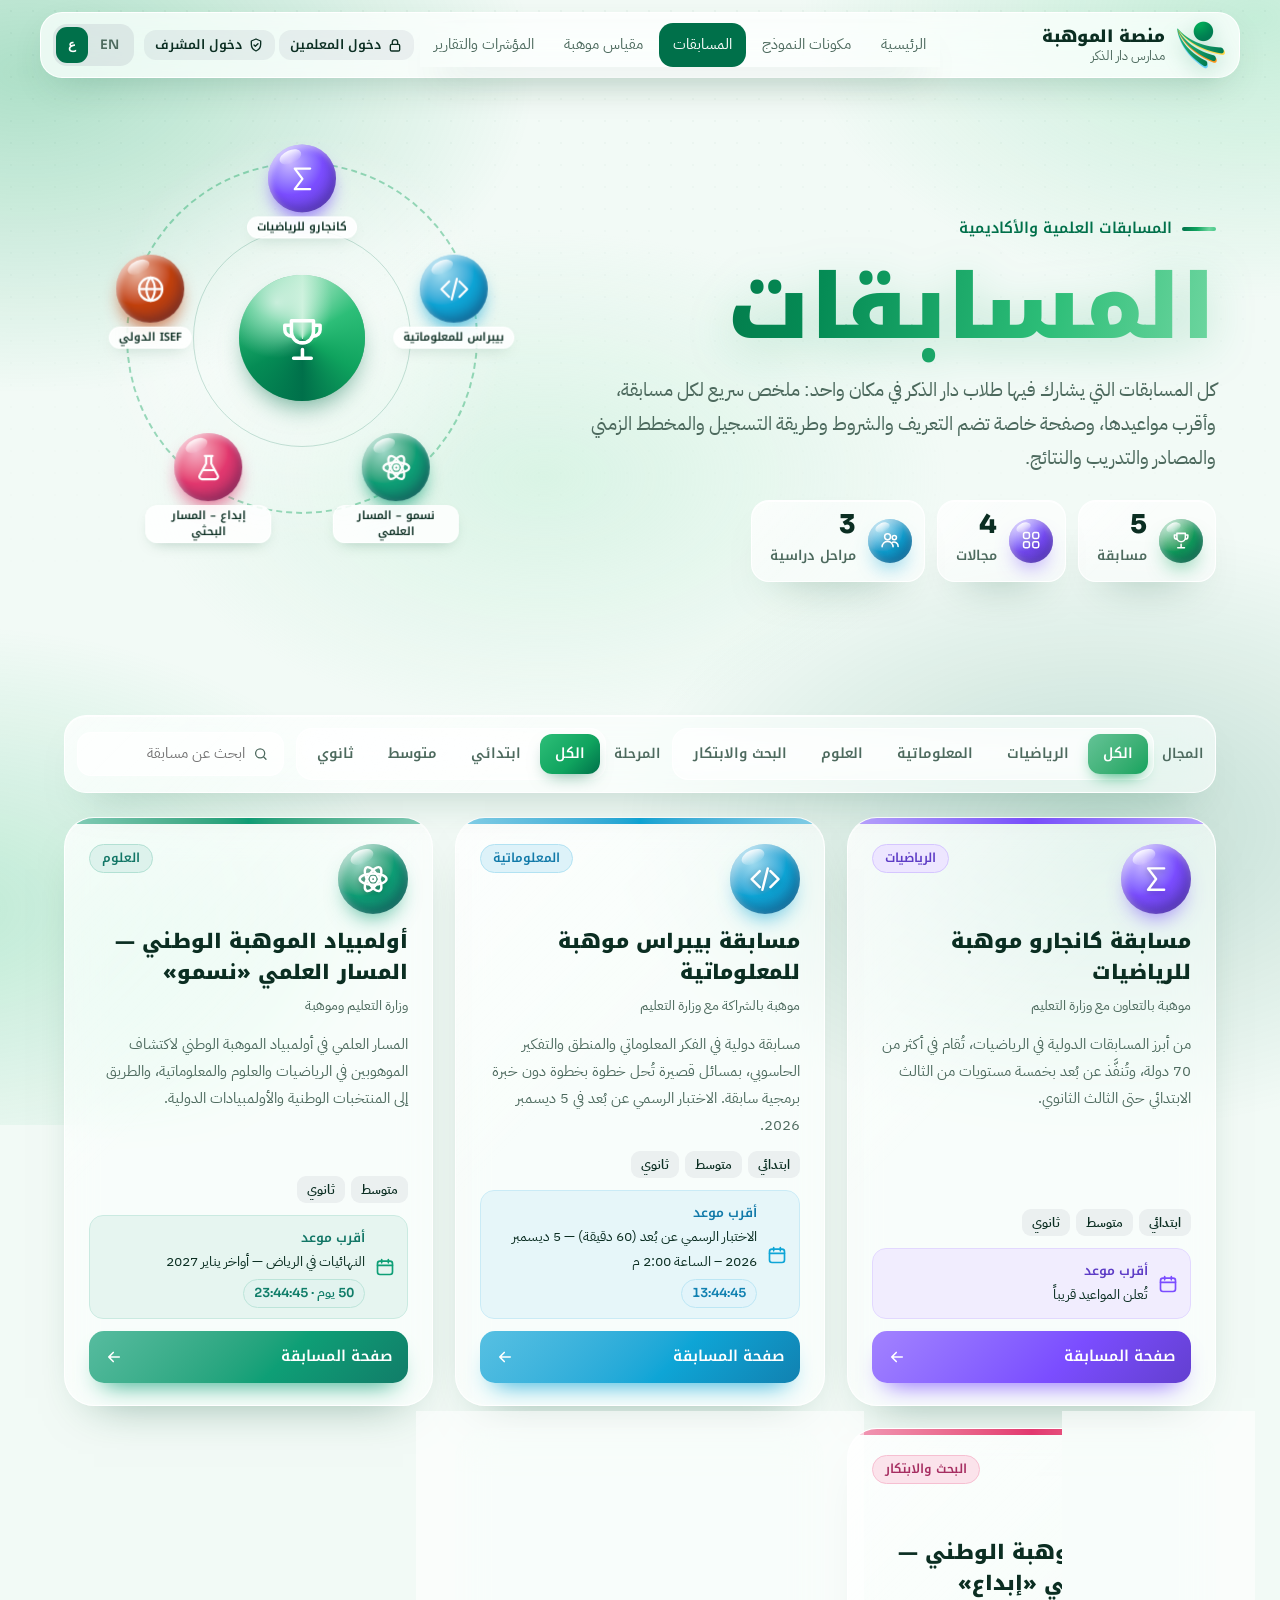
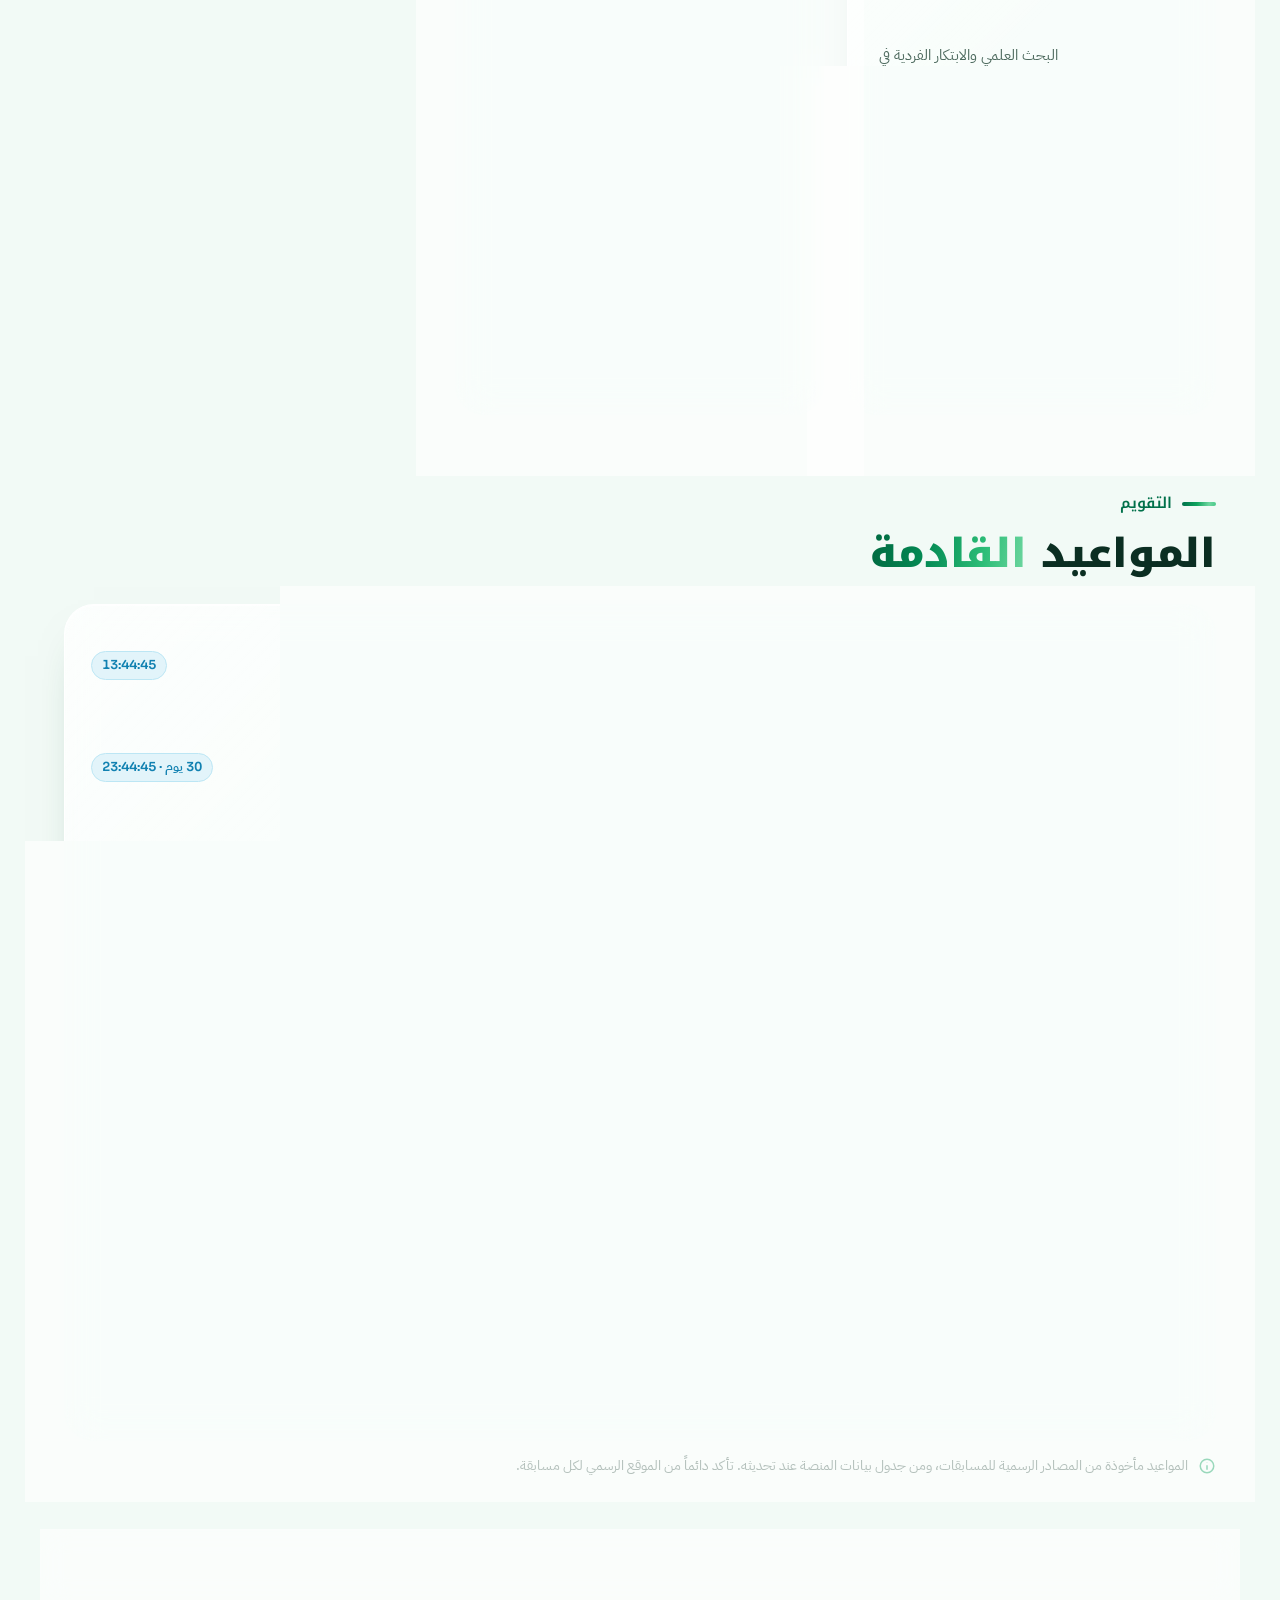
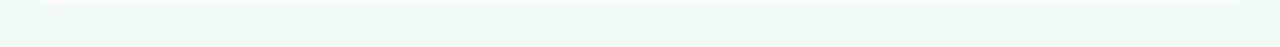
<file: competitions.html>
<!DOCTYPE html>
<html lang="ar" dir="rtl">
<head>
<meta charset="UTF-8">
<meta name="viewport" content="width=device-width, initial-scale=1.0">
<title>المسابقات – منصة الموهبة</title>
<meta name="description" content="المسابقات العلمية والأكاديمية في منصة الموهبة بمدارس دار الذكر: ملخص كل مسابقة ومواعيدها وصفحتها التفصيلية.">
<link rel="preconnect" href="https://fonts.googleapis.com">
<link rel="preconnect" href="https://fonts.gstatic.com" crossorigin>
<link href="https://fonts.googleapis.com/css2?family=IBM+Plex+Sans+Arabic:wght@400;500;600&family=Noto+Kufi+Arabic:wght@300;600;900&family=Sora:wght@400;600;800&display=swap" rel="stylesheet">
<link rel="stylesheet" href="css/platform.css">
<script src="js/config.js"></script>
<script src="js/competitions-data.js"></script>
<script src="js/platform.js"></script>
<style>
/* ---------- الهيرو ---------- */
.hero{padding:128px 0 26px;position:relative}
.hero-grid{display:grid;grid-template-columns:1.15fr .85fr;gap:30px;align-items:center}
.hero h1{font-size:clamp(44px,7vw,92px);margin-bottom:6px;animation:foil 7s linear infinite,rise .8s both}
.hero .lead{color:var(--muted);font-size:clamp(16px,1.5vw,18.5px);max-width:36em;animation:rise .8s .1s both}
.hero-stats{display:flex;flex-wrap:wrap;gap:12px;margin-top:24px;animation:rise .8s .2s both}
.hs{display:flex;align-items:center;gap:12px;padding:10px 18px 10px 12px;border-radius:18px}
html[dir=rtl] .hs{padding:10px 12px 10px 18px}
.hs .gorb{--sz:44px}
.hs b{display:block;font-family:'Sora',sans-serif;font-weight:800;font-size:26px;line-height:1.1}
.hs span{font-family:var(--display);font-weight:600;font-size:13.5px;color:var(--muted)}

/* كوكبة المسابقات */
.constellation{position:relative;aspect-ratio:1/1;max-width:420px;width:100%;margin-inline:auto;container-type:inline-size;animation:rise .9s .15s both}
.constellation .ring{position:absolute;inset:8%;border-radius:50%;border:2px dashed rgba(217,154,6,.4)}
.constellation .ring.r2{inset:24%;border:1px solid rgba(123,77,255,.2)}
.constellation .halo{position:absolute;inset:0;border-radius:50%;background:radial-gradient(circle,rgba(255,255,255,.6),rgba(255,255,255,.1) 60%,transparent 70%)}
.c-core{position:absolute;left:50%;top:50%;translate:-50% -50%;width:30cqw;height:30cqw;border-radius:50%;overflow:hidden;display:grid;place-items:center;
  box-shadow:0 3cqw 6cqw -2cqw rgba(217,120,6,.75),inset -1.4cqw -2cqw 3cqw rgba(70,30,0,.35),inset .8cqw 1cqw 2cqw rgba(255,255,255,.55)}
.c-core::before{content:"";position:absolute;inset:-25%;background:conic-gradient(from 0deg,#FFE08A,#E8A50A,#F07B0F,#E2386F,#7B4DFF,#E8A50A,#FFE08A);animation:spin 14s linear infinite}
.c-core::after{content:"";position:absolute;inset:0;background:radial-gradient(circle at 30% 22%,rgba(255,255,255,.65),transparent 42%)}
.c-core svg{position:relative;z-index:1;width:42%;height:42%;stroke:#fff;fill:none;stroke-width:1.6;stroke-linecap:round;stroke-linejoin:round}
.c-pulse{position:absolute;left:50%;top:50%;translate:-50% -50%;width:30cqw;height:30cqw;border-radius:50%;border:2px solid rgba(232,165,10,.55);animation:pulse 4.5s ease-out infinite}
.c-orbit{position:absolute;inset:0;animation:spin 80s linear infinite}
.c-slot{position:absolute;left:50%;top:50%;width:0;height:0;transform:rotate(var(--a)) translateX(38cqw)}
.c-up{position:absolute;transform:rotate(calc(-1 * var(--a)))}
.c-up2{animation:spin 80s linear infinite reverse}
.c-orb{position:absolute;left:-8cqw;top:-8cqw;width:16cqw;height:16cqw;border-radius:50%;display:grid;place-items:center;transition:transform .25s;
  background:radial-gradient(circle at 32% 26%,color-mix(in srgb,var(--c) 40%,#fff) 0%,var(--c) 48%,color-mix(in srgb,var(--c) 70%,#1A1640) 100%);
  box-shadow:0 2.4cqw 4cqw -1.2cqw color-mix(in srgb,var(--c) 78%,transparent),inset -1cqw -1.4cqw 2.2cqw rgba(26,22,64,.24),inset .6cqw .8cqw 1.4cqw rgba(255,255,255,.55)}
.c-orb::after{content:"";position:absolute;top:9%;left:16%;width:34%;height:20%;border-radius:50%;background:linear-gradient(180deg,rgba(255,255,255,.88),transparent);transform:rotate(-24deg)}
.c-orb svg{position:relative;z-index:1;width:46%;height:46%;stroke:#fff;fill:none;stroke-width:1.7;stroke-linecap:round;stroke-linejoin:round}
.c-orb:hover{transform:scale(1.15)}
.c-pill{position:absolute;top:calc(100% + 1cqw);left:50%;transform:translateX(-50%);width:max-content;max-width:30cqw;padding:2px 9px;z-index:2;text-align:center;
  font-family:var(--display);font-weight:600;font-size:clamp(9.5px,2.7cqw,13px);line-height:1.4;color:var(--ink);
  background:rgba(255,255,255,.85);backdrop-filter:blur(8px);-webkit-backdrop-filter:blur(8px);border:1px solid var(--glass-edge);border-radius:12px;box-shadow:0 6px 16px -8px rgba(120,70,10,.45);transition:background .2s,color .2s}
.constellation{margin-bottom:9cqw}
.c-orb:hover .c-pill{background:var(--c);color:#fff;border-color:transparent}
.constellation:hover .c-orbit,.constellation:hover .c-up2{animation-play-state:paused}
@media(max-width:900px){.hero-grid{grid-template-columns:1fr}.constellation{max-width:320px;order:-1}.hero{padding-top:104px}}

/* ---------- أدوات التصفية ---------- */
.filters{position:sticky;top:88px;z-index:20;display:flex;flex-wrap:wrap;gap:12px;align-items:center;padding:12px;border-radius:22px;margin:26px 0 24px}
.filters .grp{display:flex;align-items:center;gap:8px;flex-wrap:wrap}
.filters .lbl{font-family:var(--display);font-weight:600;font-size:13.5px;color:var(--muted)}
.filters .seg{box-shadow:none;background:rgba(255,255,255,.55)}
.filters .seg button[data-c]{--c:var(--gold,#E8A50A)}
.filters .seg button.on[data-c]{background:linear-gradient(135deg,color-mix(in srgb,var(--c) 65%,#fff),var(--c));box-shadow:0 8px 18px -8px var(--c)}
.search{flex:1;min-width:200px;display:flex;align-items:center;gap:8px;padding:0 14px;height:44px;border-radius:14px;background:rgba(255,255,255,.75);border:1px solid var(--glass-edge)}
.search svg{width:18px;height:18px;stroke:var(--muted);fill:none;stroke-width:2;stroke-linecap:round}
.search input{border:0;background:transparent;outline:0;width:100%;font-size:15px}
@media(max-width:900px){.filters{position:static}}

/* ---------- البطاقات ---------- */
.grid{display:grid;grid-template-columns:repeat(3,1fr);gap:22px}
@media(max-width:1000px){.grid{grid-template-columns:repeat(2,1fr)}}
@media(max-width:640px){.grid{grid-template-columns:1fr}}
.comp{display:flex;flex-direction:column;gap:12px;padding:26px 24px 22px;border-radius:30px;min-height:420px;transition:transform .3s,box-shadow .3s,border-color .3s}
.comp:hover{transform:translateY(-8px);box-shadow:0 34px 60px -30px var(--c);border-color:color-mix(in srgb,var(--c) 50%,#fff)}
.comp .band{position:absolute;inset-inline:0;top:0;height:6px;background:linear-gradient(90deg,color-mix(in srgb,var(--c) 50%,#fff),var(--c),color-mix(in srgb,var(--c) 50%,#fff))}
.comp .top{display:flex;justify-content:space-between;align-items:flex-start;gap:10px}
.comp .gorb{--sz:70px}
.comp .tags{display:flex;flex-wrap:wrap;gap:6px;justify-content:flex-end}
.comp h3{font-family:var(--display);font-weight:900;font-size:20px;line-height:1.55}
.comp .org{font-size:13.5px;color:var(--muted);margin-top:-6px}
.comp p.sum{color:var(--muted);font-size:15px;line-height:1.8;flex:1}
.comp .stages{display:flex;gap:6px;flex-wrap:wrap}
.comp .stages span{font-size:12.5px;font-weight:600;padding:2px 10px;border-radius:9px;background:rgba(26,22,64,.06);color:var(--ink)}
.comp .next{display:flex;align-items:center;gap:10px;padding:10px 12px;border-radius:14px;background:color-mix(in srgb,var(--c) 10%,rgba(255,255,255,.7));border:1px solid color-mix(in srgb,var(--c) 22%,#fff);font-size:13.5px}
.comp .next svg{width:20px;height:20px;flex:none;stroke:var(--c);fill:none;stroke-width:2;stroke-linecap:round}
.comp .next b{display:block;font-family:var(--display);font-weight:600;font-size:13px;color:color-mix(in srgb,var(--c) 70%,#1A1640)}
.comp .go{display:flex;justify-content:space-between;align-items:center;font-family:var(--display);font-weight:600;font-size:15px;padding:12px 16px;border-radius:15px;color:#fff;
  background:linear-gradient(135deg,color-mix(in srgb,var(--c) 70%,#fff),var(--c) 60%,color-mix(in srgb,var(--c) 75%,#1A1640));box-shadow:0 14px 26px -14px var(--c)}
.comp .go svg{width:18px;height:18px;stroke:currentColor;fill:none;stroke-width:2.2;stroke-linecap:round;stroke-linejoin:round;transform:scaleX(var(--flip));transition:transform .25s}
.comp:hover .go svg{transform:translateX(calc(var(--fx) * 5px)) scaleX(var(--flip))}
.no-match{grid-column:1/-1}

/* ---------- المواعيد القادمة ---------- */
.upcoming{padding:70px 0 20px}
.up-head{display:flex;justify-content:space-between;align-items:flex-end;gap:14px;flex-wrap:wrap;margin-bottom:22px}
.up-list{padding:12px;border-radius:30px;display:grid;gap:4px}
.up{display:grid;grid-template-columns:86px 1fr auto;gap:16px;align-items:center;padding:12px 14px;border-radius:20px;transition:background .2s}
.up:hover{background:rgba(255,255,255,.7)}
.up .dbox{text-align:center;border-radius:16px;padding:8px 4px;color:#fff;background:linear-gradient(150deg,color-mix(in srgb,var(--c) 65%,#fff),var(--c));box-shadow:0 10px 20px -10px var(--c)}
.up .dbox b{display:block;font-family:'Sora',sans-serif;font-weight:800;font-size:24px;line-height:1.1}
.up .dbox span{font-size:12px;font-weight:600}
.up h4{font-family:var(--display);font-weight:900;font-size:16px;line-height:1.5}
.up p{font-size:14px;color:var(--muted)}
.up .rel{display:flex;flex-direction:column;align-items:flex-end;gap:4px;font-family:var(--display);font-weight:600;font-size:12.5px;white-space:nowrap}
.up .rel em{font-style:normal;color:var(--green)}
.nx-cd{margin-top:4px}
@media(max-width:560px){.up .rel{align-items:flex-start}}
@media(max-width:560px){.up{grid-template-columns:70px 1fr}.up .rel{grid-column:2}}
.note{display:flex;gap:10px;align-items:flex-start;margin-top:14px;font-size:13.5px;color:var(--muted)}
.note svg{width:18px;height:18px;flex:none;stroke:var(--gold);fill:none;stroke-width:2;margin-top:3px}
</style>
<!-- مظهر مؤقت بأخضر الشعار: احذف السطر التالي للرجوع إلى الألوان الأصلية -->
<link rel="stylesheet" href="css/theme-green.css">
</head>
<body>
<div class="aurora" aria-hidden="true"></div>
<div class="grain" aria-hidden="true"></div>

<header class="nav">
  <a href="index.html" class="brand">
    <img class="brand-logo" src="assets/school-emblem.png" alt="شعار مدارس دار الذكر" data-i18n-alt="alt.logo" width="48" height="48">
    <span><b data-i18n="brand">منصة الموهبة</b><small data-i18n="school">مدارس دار الذكر</small></span>
  </a>
  <div class="nav-right">
    <nav class="nav-links" id="navLinks">
      <a href="index.html" data-i18n="nav.home">الرئيسية</a>
      <a href="index.html#components" data-i18n="nav.model">مكونات النموذج</a>
      <a href="competitions.html" class="cur" data-i18n="nav.comps">المسابقات</a>
      <a href="mawhiba-test.html" data-i18n="nav.mtest">مقياس موهبة</a>
      <a href="kpis.html" data-i18n="nav.kpis">المؤشرات والتقارير</a>
    </nav>
    <span class="nav-staff"><a href="sijil.html" title="دخول المعلمين" data-i18n-title="footer.sijil"><svg viewBox="0 0 24 24" aria-hidden="true"><rect x="5" y="11" width="14" height="10" rx="2"/><path d="M8 11V8a4 4 0 018 0v3"/></svg><span data-i18n="footer.sijil">دخول المعلمين</span></a><a href="sijil-reports.html" title="دخول المشرف" data-i18n-title="footer.admin"><svg viewBox="0 0 24 24" aria-hidden="true"><path d="M12 3l7 3v5c0 4.6-3 8.5-7 10-4-1.5-7-5.4-7-10V6z"/><path d="M9 12l2 2 4-4"/></svg><span data-i18n="footer.admin">دخول المشرف</span></a></span>
    <button class="lang" id="langBtn" type="button" aria-label="Language"><span data-l="ar">ع</span><span data-l="en">EN</span></button>
    <button class="burger" id="burger" type="button" aria-label="القائمة" data-i18n-aria="aria.menu"><span></span><span></span><span></span></button>
  </div>
</header>

<main class="wrap">
  <section class="hero">
    <div class="hero-grid">
      <div>
        <div class="kicker" data-i18n="kicker">المسابقات العلمية والأكاديمية</div>
        <h1 class="foil-title" data-i18n="title">المسابقات</h1>
        <p class="lead" data-i18n="lead">كل المسابقات التي يشارك فيها طلاب دار الذكر في مكان واحد: ملخص سريع لكل مسابقة، وأقرب مواعيدها، وصفحة خاصة تضم التعريف والشروط وطريقة التسجيل والمخطط الزمني والمصادر والتدريب والنتائج.</p>
        <div class="hero-stats" id="heroStats"></div>
      </div>
      <div class="constellation" aria-hidden="true" id="constellation"></div>
    </div>
  </section>

  <div class="comp-area">
  <div class="filters glass" id="filters">
    <div class="grp"><span class="lbl" data-i18n="f.field">المجال</span><div class="seg" id="fieldSeg"></div></div>
    <div class="grp"><span class="lbl" data-i18n="f.stage">المرحلة</span><div class="seg" id="stageSeg"></div></div>
    <label class="search"><svg viewBox="0 0 24 24"><circle cx="11" cy="11" r="7"/><path d="M20 20l-3.5-3.5"/></svg><input id="q" type="search" data-i18n-ph="f.search" placeholder="ابحث عن مسابقة"></label>
  </div>

  <div class="grid" id="grid"></div>
  </div>

  <section class="upcoming" id="upcoming">
    <div class="up-head reveal">
      <div>
        <div class="kicker" data-i18n="up.kicker">التقويم</div>
        <h2 class="sec-title"><span data-i18n="up.t1">المواعيد</span> <em data-i18n="up.t2">القادمة</em></h2>
      </div>
    </div>
    <div class="up-list glass reveal" id="upList"></div>
    <div class="note"><svg viewBox="0 0 24 24"><circle cx="12" cy="12" r="9"/><path d="M12 11v6M12 7.5v.5"/></svg><span data-i18n="up.note">المواعيد مأخوذة من المصادر الرسمية للمسابقات، ومن جدول بيانات المنصة عند تحديثه. تأكد دائماً من الموقع الرسمي لكل مسابقة.</span></div>
  </section>
</main>

<footer>
  <div class="wrap">
    <div><b data-i18n="brand">منصة الموهبة</b> — <span data-i18n="school">مدارس دار الذكر</span></div>
    <div data-i18n="footer.credit">إعداد وتصميم: مصطفى أحمد حسين</div>
  </div>
</footer>

<script>
TP.addDict({
  ar:{ kicker:'المسابقات العلمية والأكاديمية', title:'المسابقات',
       lead:'كل المسابقات التي يشارك فيها طلاب دار الذكر في مكان واحد: ملخص سريع لكل مسابقة، وأقرب مواعيدها، وصفحة خاصة تضم التعريف والشروط وطريقة التسجيل والمخطط الزمني والمصادر والتدريب والنتائج.',
       'hs.comps':'مسابقة', 'hs.fields':'مجالات', 'hs.open':'تسجيل مفتوح', 'hs.stages':'مراحل دراسية',
       'f.field':'المجال', 'f.stage':'المرحلة', 'f.all':'الكل', 'f.search':'ابحث عن مسابقة',
       next:'أقرب موعد', nextNone:'تُعلن المواعيد قريباً', go:'صفحة المسابقة', noMatch:'لا توجد مسابقات تطابق اختيارك.',
       'up.kicker':'التقويم', 'up.t1':'المواعيد', 'up.t2':'القادمة', 'up.none':'لا توجد مواعيد قادمة معلنة حالياً — تُضاف فور إعلانها.',
       'up.note':'المواعيد مأخوذة من المصادر الرسمية للمسابقات، ومن جدول بيانات المنصة عند تحديثه. تأكد دائماً من الموقع الرسمي لكل مسابقة.',
       now:'جارٍ الآن', today:'اليوم', inDays:'بعد {n} يوماً', inDay:'غداً', title2:'المسابقات – منصة الموهبة' },
  en:{ kicker:'Scientific & academic competitions', title:'Competitions',
       lead:'Every competition Dar Al-Thikr students take part in, in one place: a quick summary, the nearest dates, and a dedicated page with overview, conditions, registration, timeline, resources, training and results.',
       'hs.comps':'competitions', 'hs.fields':'fields', 'hs.open':'open now', 'hs.stages':'school stages',
       'f.field':'Field', 'f.stage':'Stage', 'f.all':'All', 'f.search':'Search competitions',
       next:'Next date', nextNone:'Dates to be announced', go:'Competition page', noMatch:'No competitions match your selection.',
       'up.kicker':'Calendar', 'up.t1':'Upcoming', 'up.t2':'dates', 'up.none':'No upcoming dates announced yet — they will be added once announced.',
       'up.note':'Dates come from the official competition sources and from the platform data sheet when updated. Always confirm on each competition’s official website.',
       now:'Ongoing', today:'Today', inDays:'In {n} days', inDay:'Tomorrow', title2:'Competitions – Talent Platform' }
});

const COMPS = window.TP_COMPETITIONS, FIELDS = window.TP_FIELDS, STAGES = window.TP_STAGES;
let DATA = null, F_FIELD = 'all', F_STAGE = 'all', Q = '';

function renderStatic(){
  document.title = TP.t('title2');
  const fieldsUsed = [...new Set(COMPS.map(c => c.field))];
  const open = DATA ? COMPS.filter(c => TP.compState(DATA, c.id).status === 'open').length : null;
  const hs = [
    { n: COMPS.length, k:'hs.comps', c:'var(--gold,#E8A50A)', ic:'trophy' },
    { n: fieldsUsed.length, k:'hs.fields', c:'#7B4DFF', ic:'grid' },
    { n: 3, k:'hs.stages', c:'#0EA5D6', ic:'users' }
  ];
  if (open) hs.splice(1, 0, { n: open, k:'hs.open', c:'#0E9F76', ic:'check' });
  document.getElementById('heroStats').innerHTML = hs.map(s =>
    `<div class="hs glass" style="--c:${s.c}"><span class="gorb">${TP.icon(s.ic)}</span><div><b>${TP.fmt(s.n)}</b><span>${TP.t(s.k)}</span></div></div>`).join('');

  const n = COMPS.length;
  document.getElementById('constellation').innerHTML = `<div class="halo"></div><div class="ring"></div><div class="ring r2"></div><div class="c-pulse"></div>
    <div class="c-core">${TP.icon('trophy')}</div>
    <div class="c-orbit">${COMPS.map((c, i) => `<div class="c-slot" style="--a:${-90 + i * 360 / n}deg"><div class="c-up"><div class="c-up2"><a class="c-orb" style="--c:${c.color}" href="competition.html?c=${c.id}" aria-label="${TP.esc(TP.tx(c.name))}">${TP.icon(c.icon)}<span class="c-pill">${TP.esc(TP.tx(c.short))}</span></a></div></div></div>`).join('')}</div>`;

  document.getElementById('fieldSeg').innerHTML = [['all', TP.t('f.all'), 'var(--gold,#E8A50A)'], ...fieldsUsed.map(f => [f, TP.tx(FIELDS[f]), FIELDS[f].c])]
    .map(([k, l, c]) => `<button type="button" class="${k === F_FIELD ? 'on' : ''}" data-field="${k}" data-c style="--c:${c}">${TP.esc(l)}</button>`).join('');
  document.getElementById('stageSeg').innerHTML = [['all', TP.t('f.all')], ...Object.keys(STAGES).map(s => [s, TP.tx(STAGES[s])])]
    .map(([k, l]) => `<button type="button" class="${k === F_STAGE ? 'on' : ''}" data-stage="${k}">${TP.esc(l)}</button>`).join('');
}

function renderGrid(){
  const q = Q.trim().toLowerCase();
  const list = COMPS.filter(c => (F_FIELD === 'all' || c.field === F_FIELD) && (F_STAGE === 'all' || c.stages.includes(F_STAGE)) &&
    (!q || [c.name.ar, c.name.en, c.short.ar, c.short.en, c.summary.ar, c.summary.en].join(' ').toLowerCase().includes(q)));
  const g = document.getElementById('grid');
  if (!list.length) { g.innerHTML = `<div class="glass no-match"><div class="empty">${TP.icon('search')}${TP.t('noMatch')}</div></div>`; return; }
  g.innerHTML = list.map(c => {
    const st = TP.compState(DATA, c.id), dates = TP.compDates(c, DATA), nx = TP.nextDate(dates.items);
    return `<a class="comp glass reveal" style="--c:${c.color}" href="competition.html?c=${c.id}">
      <span class="band"></span>
      <div class="top"><span class="gorb">${TP.icon(c.icon)}</span>
        <div class="tags"><span class="tag" style="--c:${FIELDS[c.field].c}">${TP.esc(TP.tx(FIELDS[c.field]))}</span>${TP.statusTag(st.status)}</div></div>
      <h3>${TP.esc(TP.tx(c.name))}</h3>
      <div class="org">${TP.esc(TP.tx(c.organizer))}</div>
      <p class="sum">${TP.esc(TP.tx(c.summary))}</p>
      <div class="stages">${c.stages.map(s => `<span>${TP.esc(TP.tx(STAGES[s]))}</span>`).join('')}</div>
      <div class="next">${TP.icon('cal')}<div><b>${TP.t('next')}</b>${nx ? `${TP.esc(TP.tx(nx))} — <span>${TP.esc(TP.dateText(nx))}</span><div class="nx-cd">${TP.countdown(nx, { compact: true })}</div>` : TP.t('nextNone')}</div></div>
      <span class="go"><span>${TP.t('go')}</span>${TP.icon('arrow')}</span>
    </a>`;
  }).join('');
  TP.observe(g.querySelectorAll('.reveal'));
}

function renderUpcoming(){
  const now = Date.now(), items = [];
  COMPS.forEach(c => TP.compDates(c, DATA).items.forEach(i => { const ph = TP.phase(i, now); if (ph === 'cur' || ph === 'future') items.push(Object.assign({ comp: c, ph }, i)); }));
  items.sort((a, b) => (a.ph === 'cur' ? TP.endOf(a) : a.d) - (b.ph === 'cur' ? TP.endOf(b) : b.d));
  const box = document.getElementById('upList');
  if (!items.length) { box.innerHTML = `<div class="empty">${TP.icon('cal')}${TP.t('up.none')}</div>`; return; }
  box.innerHTML = items.slice(0, 10).map(i => {
    const p = TP.ymd(i.d);
    return `<a class="up" style="--c:${i.comp.color}" href="competition.html?c=${i.comp.id}#timeline">
      <div class="dbox"><b>${i.approx ? '~' : ''}${p.d}</b><span>${TP.fmtMonth(i.d)} ${p.y}</span></div>
      <div><h4>${TP.esc(TP.tx(i))}</h4><p>${TP.esc(TP.tx(i.comp.short))} · ${TP.esc(TP.dateText(i))}</p></div>
      <span class="rel${i.ph === 'cur' ? ' now' : ''}">${i.ph === 'cur' ? `<em>${TP.t('now')}</em>` : ''}${TP.countdown(i, { compact: true })}</span></a>`;
  }).join('');
  TP.tick();
}

function renderAll(){ renderStatic(); renderGrid(); renderUpcoming(); TP.observe(); TP.tick(); }
TP.onCountdownEnd(renderAll); // عند انتهاء عدّاد ينتقل العرض تلقائياً للموعد التالي

document.addEventListener('click', e => {
  const f = e.target.closest('[data-field]'); if (f) { F_FIELD = f.dataset.field; renderStatic(); renderGrid(); return; }
  const s = e.target.closest('[data-stage]'); if (s) { F_STAGE = s.dataset.stage; renderStatic(); renderGrid(); }
});
document.getElementById('q').addEventListener('input', e => { Q = e.target.value; renderGrid(); });

TP.onLang(renderAll);
TP.applyLang();
TP.loadData((d) => { if (d) { DATA = d; renderAll(); } });
</script>
</body>
</html>
</file>
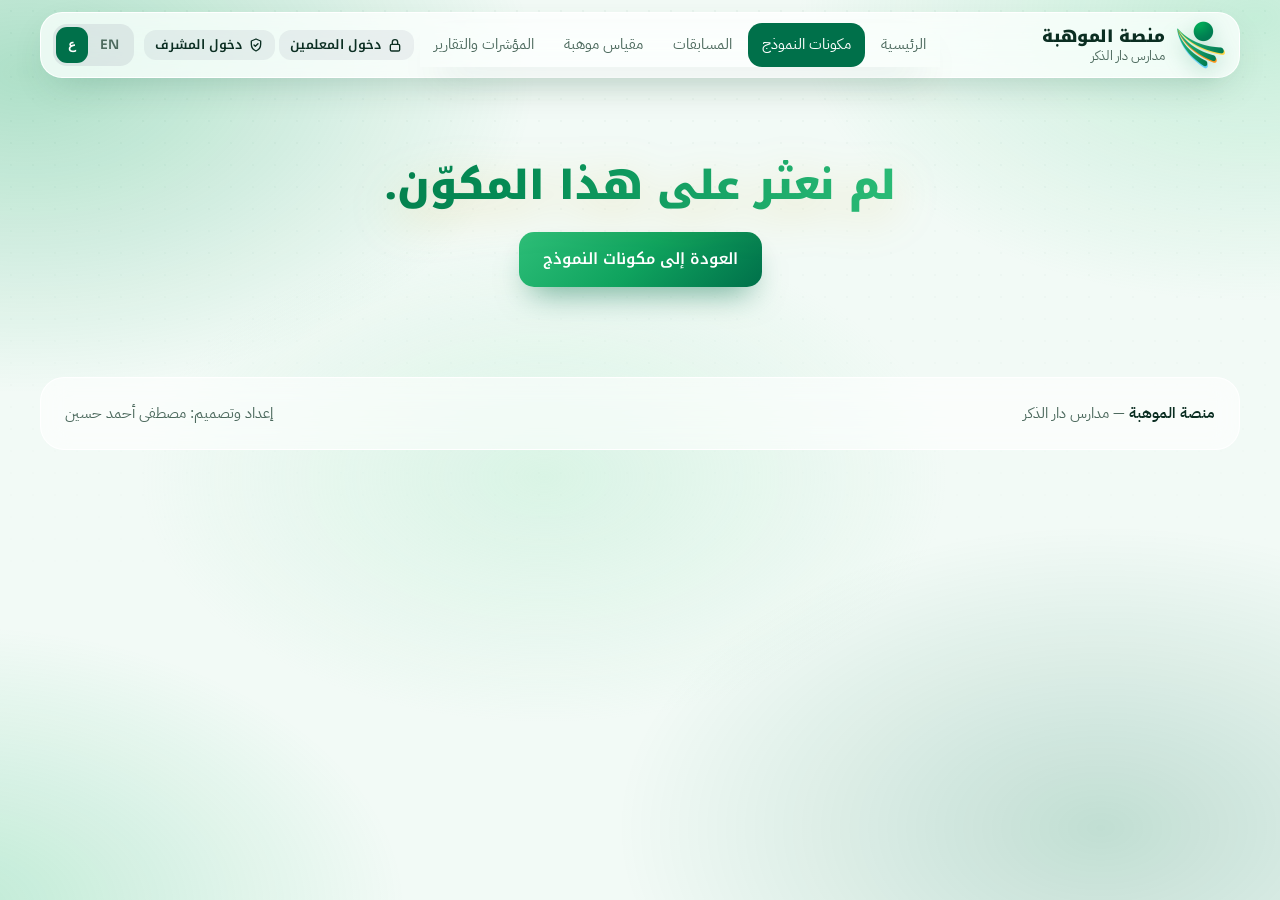
<file: component.html>
<!DOCTYPE html>
<html lang="ar" dir="rtl">
<head>
<meta charset="UTF-8">
<meta name="viewport" content="width=device-width, initial-scale=1.0">
<title>مكوّن النموذج – منصة الموهبة</title>
<meta name="description" content="مكونات النموذج التام لتطوير الموهبة في مدارس دار الذكر: التعريف والأهداف وآلية التنفيذ والتقييم والنماذج، كما وردت في كتاب د. عادل بترجي.">
<link rel="preconnect" href="https://fonts.googleapis.com">
<link rel="preconnect" href="https://fonts.gstatic.com" crossorigin>
<link href="https://fonts.googleapis.com/css2?family=IBM+Plex+Sans+Arabic:wght@400;500;600&family=Noto+Kufi+Arabic:wght@300;600;900&family=Sora:wght@400;600;800&display=swap" rel="stylesheet">
<link rel="stylesheet" href="css/platform.css">
<script src="js/config.js"></script>
<script src="js/components-data.js"></script>
<script src="js/achievements-data.js"></script>
<script src="js/platform.js"></script>
<style>
/* ---------- الهيرو ---------- */
.hero{padding:120px 0 20px}
.crumbs{display:flex;align-items:center;gap:8px;font-size:14px;color:var(--muted);margin-bottom:18px;flex-wrap:wrap}
.crumbs a{color:var(--muted);transition:color .2s}.crumbs a:hover{color:var(--ink)}
.crumbs svg{width:14px;height:14px;stroke:currentColor;fill:none;stroke-width:2;transform:scaleX(var(--flip))}
.hero-card{display:grid;grid-template-columns:auto 1fr;gap:34px;align-items:center;padding:36px;border-radius:36px}
.hero-orb{position:relative;width:180px;height:180px;display:grid;place-items:center}
.hero-orb .gorb{--sz:150px}
.hero-orb .gorb svg{stroke-width:1.5}
.hero-orb .p{position:absolute;inset:15px;border-radius:50%;border:2px solid color-mix(in srgb,var(--c) 60%,transparent);animation:pulse 4s ease-out infinite}
.hero-orb .p.p2{animation-delay:2s}
.hero-orb .ring{position:absolute;inset:-6px;border-radius:50%;border:2px dashed color-mix(in srgb,var(--c) 45%,transparent);animation:spin 40s linear infinite}
.hero-orb .num{position:absolute;bottom:-4px;inset-inline-end:-4px;width:52px;height:52px;border-radius:50%;display:grid;place-items:center;background:#fff;
  font-family:'Sora',sans-serif;font-weight:800;font-size:20px;color:color-mix(in srgb,var(--c) 75%,#1A1640);box-shadow:0 10px 22px -10px var(--c);border:2px solid color-mix(in srgb,var(--c) 35%,#fff);z-index:2}
.hero .tags{display:flex;flex-wrap:wrap;gap:8px;margin-bottom:12px}
.hero h1{font-family:var(--display);font-weight:900;font-size:clamp(28px,4.2vw,52px);line-height:1.35;margin-bottom:4px;
  background:linear-gradient(100deg,color-mix(in srgb,var(--c) 75%,#1A1640),var(--c) 40%,color-mix(in srgb,var(--c) 55%,#E8A50A) 70%,color-mix(in srgb,var(--c) 75%,#1A1640));
  background-size:220% 100%;-webkit-background-clip:text;background-clip:text;color:transparent;-webkit-text-fill-color:transparent;animation:foil 8s linear infinite}
.hero .en{font-family:'Sora',sans-serif;font-weight:600;font-size:15px;color:var(--muted);margin-bottom:12px;direction:ltr;text-align:start}
html[dir=rtl] .hero .en{text-align:right}
.hero .sum{color:var(--ink);opacity:.85;font-size:clamp(16px,1.45vw,18px);max-width:46em;line-height:1.95}
.facts{display:grid;grid-template-columns:repeat(4,1fr);gap:14px;margin-top:18px}
.fact{padding:16px 18px;border-radius:22px}
.fact span{display:block;font-family:var(--display);font-weight:600;font-size:12.5px;color:color-mix(in srgb,var(--c) 70%,#1A1640)}
.fact b{display:block;font-weight:600;font-size:15px;line-height:1.6;margin-top:2px}
@media(max-width:900px){.hero-card{grid-template-columns:1fr;text-align:center;justify-items:center;padding:28px 20px}.hero .tags{justify-content:center}.hero .en,html[dir=rtl] .hero .en{text-align:center}.facts{grid-template-columns:repeat(2,1fr)}.hero-orb{width:150px;height:150px}.hero-orb .gorb{--sz:124px}}
@media(max-width:480px){.facts{gap:10px}.fact{padding:12px 14px}.fact b{font-size:14px}}

/* ---------- شريط الأقسام ---------- */
.tabs{position:sticky;top:88px;z-index:20;margin:26px 0 8px;padding:8px;border-radius:22px;display:flex;gap:4px;overflow-x:auto;scrollbar-width:none}
.tabs::-webkit-scrollbar{display:none}
.tabs a{flex:none;display:inline-flex;align-items:center;gap:8px;padding:9px 14px;border-radius:14px;font-family:var(--display);font-weight:600;font-size:14px;color:var(--muted);transition:background .2s,color .2s;white-space:nowrap}
.tabs a svg{width:17px;height:17px;stroke:currentColor;fill:none;stroke-width:2;stroke-linecap:round;stroke-linejoin:round}
.tabs a:hover{background:rgba(255,255,255,.7);color:var(--ink)}
.tabs a.on{color:#fff;background:linear-gradient(135deg,color-mix(in srgb,var(--c) 70%,#fff),var(--c));box-shadow:0 8px 18px -8px var(--c)}
@media(max-width:620px){.tabs{top:80px}}

/* ---------- الأقسام ---------- */
.sec{padding:34px 0;scroll-margin-top:150px}
.sec-h{display:flex;align-items:center;gap:16px;margin-bottom:18px}
.sec-h .gorb{--sz:54px}
.sec-h .n{font-family:'Sora',sans-serif;font-weight:800;font-size:13px;color:color-mix(in srgb,var(--c) 70%,#1A1640);letter-spacing:.08em}
.sec-h h2{font-family:var(--display);font-weight:900;font-size:clamp(22px,2.6vw,32px);line-height:1.35}
.panel{padding:28px;border-radius:30px}
@media(max-width:620px){.panel{padding:20px;border-radius:24px}}
.about p{font-size:16.5px;line-height:2;margin-bottom:12px}
.about p:last-child{margin-bottom:0}
.src{display:inline-flex;align-items:center;gap:6px;margin-top:14px;font-size:12.5px;color:var(--muted);padding:3px 12px;border-radius:999px;background:rgba(26,22,64,.05)}
.src svg{width:14px;height:14px;stroke:currentColor;fill:none;stroke-width:2;stroke-linecap:round;stroke-linejoin:round}
.sub-h{font-family:var(--display);font-weight:900;font-size:17px;margin:26px 0 12px;display:flex;align-items:center;gap:10px}
.sub-h:first-child{margin-top:0}
.sub-h::after{content:"";flex:1;height:2px;border-radius:2px;background:linear-gradient(90deg,color-mix(in srgb,var(--c) 40%,transparent),transparent)}
html[dir=rtl] .sub-h::after{background:linear-gradient(270deg,color-mix(in srgb,var(--c) 40%,transparent),transparent)}
.local{display:flex;flex-wrap:wrap;gap:10px;margin-top:18px}
.local .tag{font-size:13.5px;padding:5px 14px}

/* الأهداف */
.goals{list-style:none;display:grid;grid-template-columns:1fr 1fr;gap:14px}
.goals li{display:flex;gap:14px;align-items:flex-start;padding:18px;border-radius:22px;background:rgba(255,255,255,.62);border:1px solid var(--glass-edge);font-size:15.5px;line-height:1.9}
.goals li .gorb{--sz:44px;margin-top:2px}
@media(max-width:800px){.goals{grid-template-columns:1fr}}

/* المحتوى */
.chips{display:flex;flex-wrap:wrap;gap:10px}
.chip{display:inline-flex;align-items:center;gap:8px;padding:9px 16px;border-radius:14px;font-family:var(--display);font-weight:600;font-size:14.5px;
  background:linear-gradient(135deg,color-mix(in srgb,var(--c) 12%,#fff),rgba(255,255,255,.75));border:1px solid color-mix(in srgb,var(--c) 28%,#fff)}
.chip i{font-style:normal;font-family:'Sora',sans-serif;font-size:11.5px;font-weight:800;color:color-mix(in srgb,var(--c) 70%,#1A1640);opacity:.7}
.chip.other{background:rgba(26,22,64,.04);border-style:dashed;border-color:rgba(26,22,64,.18)}
.means{display:grid;grid-template-columns:repeat(3,1fr);gap:16px}
.mean{padding:20px;border-radius:24px;background:rgba(255,255,255,.62);border:1px solid var(--glass-edge)}
.mean .mh{display:flex;align-items:center;gap:12px;margin-bottom:12px}
.mean .gorb{--sz:44px}
.mean h4{font-family:var(--display);font-weight:900;font-size:16px}
.mean ul{list-style:none;display:grid;gap:7px}
.mean li{display:flex;gap:8px;align-items:center;font-size:14.5px}
.mean li::before{content:"";width:7px;height:7px;border-radius:50%;flex:none;background:var(--c)}
@media(max-width:900px){.means{grid-template-columns:1fr}}
.note{display:flex;gap:10px;align-items:flex-start;margin-top:16px;font-size:14px;color:var(--muted);line-height:1.85}
.note svg{width:18px;height:18px;flex:none;stroke:var(--c);fill:none;stroke-width:2;margin-top:4px}
.callout{display:grid;grid-template-columns:auto 1fr;gap:16px;align-items:start;margin-top:22px;padding:20px 22px;border-radius:24px;
  background:linear-gradient(135deg,color-mix(in srgb,#E8A50A 16%,rgba(255,255,255,.85)),rgba(255,255,255,.7));border:1px solid color-mix(in srgb,#E8A50A 35%,#fff)}
.callout .gorb{--sz:46px;--c:var(--gold,#E8A50A)}
.callout p{font-size:15.5px;line-height:1.95}

/* آلية التنفيذ */
.steps{list-style:none;display:grid;position:relative}
.steps li{display:grid;grid-template-columns:60px 1fr;gap:16px;align-items:start;position:relative;padding-bottom:16px}
.steps li:last-child{padding-bottom:0}
.steps li::before{content:"";position:absolute;inset-inline-start:28px;top:56px;bottom:-4px;width:4px;border-radius:4px;background:linear-gradient(180deg,var(--c),color-mix(in srgb,var(--c) 25%,transparent))}
.steps li:last-child::before{display:none}
.steps .gorb{--sz:58px}
.steps .txt{padding:14px 18px;border-radius:18px;background:rgba(255,255,255,.62);border:1px solid var(--glass-edge);font-size:15.5px;line-height:1.85;margin-top:3px}
.fchips{display:flex;flex-wrap:wrap;gap:6px;margin-top:8px}
.fchip{display:inline-flex;align-items:center;gap:5px;font-size:12px;font-weight:600;padding:2px 10px;border-radius:9px;color:color-mix(in srgb,var(--c) 75%,#1A1640);background:color-mix(in srgb,var(--c) 10%,#fff);border:1px solid color-mix(in srgb,var(--c) 24%,#fff);cursor:pointer}
.fchip svg{width:13px;height:13px;stroke:currentColor;fill:none;stroke-width:2}
.circle{margin-top:24px;padding:22px;border-radius:26px;background:linear-gradient(135deg,color-mix(in srgb,var(--c) 14%,rgba(255,255,255,.85)),rgba(255,255,255,.7));border:1px solid color-mix(in srgb,var(--c) 30%,#fff)}
.circle .ch{display:flex;align-items:center;gap:12px;margin-bottom:10px}
.circle .ch .gorb{--sz:48px}
.circle h3{font-family:var(--display);font-weight:900;font-size:18px}
.circle .goal{font-size:15px;line-height:1.9;color:var(--ink);opacity:.85;margin-bottom:14px}
.qs{list-style:none;display:grid;grid-template-columns:1fr 1fr;gap:10px;counter-reset:q}
.qs li{counter-increment:q;display:flex;gap:10px;align-items:flex-start;padding:12px 14px;border-radius:16px;background:rgba(255,255,255,.75);border:1px solid var(--glass-edge);font-size:14.5px;line-height:1.8}
.qs li::before{content:"؟";flex:none;width:28px;height:28px;border-radius:50%;display:grid;place-items:center;font-weight:800;font-size:15px;color:#fff;background:linear-gradient(135deg,color-mix(in srgb,var(--c) 60%,#fff),var(--c))}
html[dir=ltr] .qs li::before{content:"?"}
.circle .end{margin-top:12px;font-size:14px;color:var(--muted)}
@media(max-width:800px){.qs{grid-template-columns:1fr}}

/* التقييم */
.evals{display:grid;grid-template-columns:1fr 1fr;gap:16px}
.ev{padding:20px;border-radius:24px;background:rgba(255,255,255,.62);border:1px solid var(--glass-edge)}
.ev .eh{display:flex;align-items:center;gap:12px;margin-bottom:10px}
.ev .gorb{--sz:46px}
.ev h4{font-family:var(--display);font-weight:900;font-size:16.5px;line-height:1.5}
.ev .fno{font-size:12px;color:var(--muted)}
.ev p{font-size:14.5px;line-height:1.9;color:var(--ink);opacity:.85}
.scale{display:flex;gap:6px;margin-top:12px;flex-wrap:wrap}
.scale span{flex:1;min-width:90px;text-align:center;padding:8px 6px;border-radius:12px;font-family:var(--display);font-weight:600;font-size:13px;background:color-mix(in srgb,var(--c) 10%,#fff);border:1px solid color-mix(in srgb,var(--c) 24%,#fff)}
.scale span b{display:block;font-family:'Sora',sans-serif;font-size:12px;color:var(--muted);font-weight:600}
@media(max-width:800px){.evals{grid-template-columns:1fr}}

/* النماذج */
.ftable{border-radius:20px;overflow:auto;border:1px solid var(--glass-edge);background:rgba(255,255,255,.55)}
.ftable table{width:100%;border-collapse:collapse;font-size:14.5px;min-width:600px}
.ftable th{font-family:var(--display);font-weight:600;color:#fff;background:linear-gradient(135deg,color-mix(in srgb,var(--c) 70%,#fff),var(--c));padding:10px 16px;text-align:start}
.ftable td{padding:11px 16px;border-top:1px solid var(--line);vertical-align:top}
.ftable td.fno{font-family:'Sora',sans-serif;font-weight:800;white-space:nowrap;color:color-mix(in srgb,var(--c) 70%,#1A1640)}
.ftable td.nm{font-weight:600}
.ftable td.us{color:var(--muted);font-size:13.5px}
.ftable tr.hl td{background:color-mix(in srgb,var(--c) 14%,#fff);transition:background 1s}

/* هذا العام */
.cd-card{display:flex;justify-content:space-between;align-items:center;gap:20px;flex-wrap:wrap;padding:22px 24px;margin-bottom:22px;border-radius:26px;
  background:linear-gradient(135deg,color-mix(in srgb,var(--c) 20%,rgba(255,255,255,.85)),rgba(255,255,255,.7) 60%,color-mix(in srgb,#E8A50A 14%,rgba(255,255,255,.8)));
  border:1px solid color-mix(in srgb,var(--c) 35%,#fff);box-shadow:0 22px 44px -28px var(--c)}
.cd-info{display:flex;align-items:center;gap:16px}
.cd-info .gorb{--sz:60px}
.cd-info small{display:block;font-family:var(--display);font-weight:600;font-size:13px;color:color-mix(in srgb,var(--c) 70%,#1A1640)}
.cd-info h3{font-family:var(--display);font-weight:900;font-size:clamp(18px,2vw,22px);line-height:1.5}
.cd-info span{font-size:14px;color:var(--muted)}
@media(max-width:700px){.cd-card{flex-direction:column;align-items:stretch}.cd-card .cd-boxes{justify-content:center}}
.div{display:grid;grid-template-columns:repeat(3,1fr);gap:14px;margin-bottom:22px}
.dv{padding:18px;border-radius:22px;background:rgba(255,255,255,.62);border:1px solid var(--glass-edge)}
.dv span{display:block;font-family:var(--display);font-weight:600;font-size:13px;color:var(--muted)}
.dv b{display:block;font-family:'Sora',sans-serif;font-weight:800;font-size:30px;line-height:1.2;color:color-mix(in srgb,var(--c) 75%,#1A1640)}
.dv b small{font-size:15px;color:var(--muted);font-weight:600}
.dv .bar{height:8px;border-radius:8px;background:rgba(26,22,64,.07);overflow:hidden;margin-top:8px}
.dv .bar i{display:block;height:100%;border-radius:8px;background:linear-gradient(90deg,color-mix(in srgb,var(--c) 50%,#fff),var(--c));transition:width 1.1s cubic-bezier(.2,.8,.2,1)}
@media(max-width:700px){.div{grid-template-columns:1fr}}
.units{border-radius:20px;overflow:auto;border:1px solid var(--glass-edge);background:rgba(255,255,255,.55)}
.units table{width:100%;border-collapse:collapse;font-size:14.5px;min-width:720px}
.units th{font-family:var(--display);font-weight:600;color:#fff;background:linear-gradient(135deg,color-mix(in srgb,var(--c) 70%,#fff),var(--c));padding:10px 14px;text-align:start}
.units td{padding:11px 14px;border-top:1px solid var(--line);vertical-align:top}
.units tr.past td{opacity:.6}
.units .st{display:inline-block;font-family:var(--display);font-size:12px;font-weight:600;padding:2px 10px;border-radius:999px;white-space:nowrap}
.units .st.done{background:#E3F6EF;color:#0B7A5B}
.units .st.next{background:color-mix(in srgb,var(--c) 14%,#fff);color:color-mix(in srgb,var(--c) 75%,#1A1640)}
.units .st.tba{background:rgba(26,22,64,.06);color:var(--muted)}
.files{display:grid;grid-template-columns:repeat(auto-fill,minmax(260px,1fr));gap:12px;margin-bottom:8px}
.fl{display:flex;align-items:center;gap:12px;padding:14px;border-radius:18px;background:rgba(255,255,255,.62);border:1px solid var(--glass-edge);transition:transform .2s,box-shadow .2s}
.fl:hover{transform:translateY(-3px);box-shadow:0 18px 30px -20px var(--c)}
.fl .ico{width:44px;height:44px;border-radius:13px;display:grid;place-items:center;flex:none;background:color-mix(in srgb,var(--fc,var(--c)) 14%,#fff)}
.fl .ico svg{width:22px;height:22px;stroke:var(--fc,var(--c));fill:none;stroke-width:1.9;stroke-linecap:round;stroke-linejoin:round}
.fl b{display:block;font-weight:600;font-size:14.5px;line-height:1.5;word-break:break-word}
.fl small{color:var(--muted);font-size:12.5px}
.loading{display:flex;align-items:center;gap:10px;color:var(--muted);font-size:14px;padding:10px 0}
.loading i{width:18px;height:18px;border-radius:50%;border:3px solid color-mix(in srgb,var(--c) 25%,#fff);border-top-color:var(--c);animation:spin .8s linear infinite}

/* أثر البرنامج */
.study p.intro{font-size:15.5px;line-height:2;margin-bottom:18px}
.srows{display:grid;gap:14px}
.srow{display:grid;grid-template-columns:200px 1fr 120px;gap:16px;align-items:center;padding:14px 18px;border-radius:20px;background:rgba(255,255,255,.62);border:1px solid var(--glass-edge)}
.srow .nm{font-family:var(--display);font-weight:600;font-size:15px;line-height:1.5}
.srow .bars{display:grid;gap:6px}
.srow .br{display:grid;grid-template-columns:auto 1fr 40px;white-space:nowrap;gap:8px;align-items:center;font-size:12.5px;color:var(--muted)}
.srow .tr{height:14px;border-radius:7px;background:rgba(26,22,64,.06);overflow:hidden}
.srow .tr i{display:block;height:100%;border-radius:7px;transition:width 1.1s cubic-bezier(.2,.8,.2,1)}
.srow .br b{font-family:'Sora',sans-serif;font-weight:800;color:var(--ink);text-align:end}
.srow .t{text-align:center}
.srow .t b{display:block;font-family:'Sora',sans-serif;font-weight:800;font-size:20px;color:color-mix(in srgb,var(--c) 75%,#1A1640)}
.srow .t span{display:inline-block;margin-top:2px;font-family:var(--display);font-size:11.5px;font-weight:600;padding:1px 9px;border-radius:999px}
.srow .t .y{background:#E3F6EF;color:#0B7A5B}
.srow .t .n{background:rgba(26,22,64,.06);color:var(--muted)}
.scale-note{font-size:12.5px;color:var(--muted);margin-top:10px}
.snotes{list-style:none;display:grid;gap:10px;margin-top:18px}
.snotes li{display:flex;gap:10px;align-items:flex-start;font-size:15px;line-height:1.9}
.snotes li svg{width:20px;height:20px;flex:none;stroke:var(--c);fill:none;stroke-width:2.2;margin-top:4px;stroke-linecap:round;stroke-linejoin:round}
@media(max-width:760px){.srow{grid-template-columns:1fr;gap:10px}.srow .t{text-align:start}}

/* عناصر عامة للمكونات */
.mh{display:flex;align-items:center;gap:12px;margin-bottom:12px}
.mh .gorb{--sz:44px}
.mh h4,.mh h3{font-family:var(--display);font-weight:900;font-size:16px;line-height:1.5}
.mh small{display:block;font-family:'Sora',sans-serif;font-weight:800;font-size:12px;color:color-mix(in srgb,var(--c) 70%,#1A1640)}
.lead-p{font-size:15px;line-height:1.9;color:var(--ink);opacity:.85;margin-bottom:14px}
.tgt{display:grid;grid-template-columns:auto 1fr;gap:14px;align-items:start;margin-top:18px;padding:16px 18px;border-radius:22px;
  background:linear-gradient(135deg,color-mix(in srgb,var(--c) 12%,rgba(255,255,255,.85)),rgba(255,255,255,.65));border:1px solid color-mix(in srgb,var(--c) 28%,#fff)}
.tgt .gorb{--sz:44px}
.tgt b{display:block;font-family:var(--display);font-weight:900;font-size:15px;color:color-mix(in srgb,var(--c) 75%,#1A1640)}
.tgt p{font-size:15px;line-height:1.9;margin:2px 0 0}
.ggroups{display:grid;grid-template-columns:repeat(3,1fr);gap:16px}
.gg{padding:20px;border-radius:24px;background:rgba(255,255,255,.62);border:1px solid var(--glass-edge)}
.gg ul,.dots{list-style:none;display:grid;gap:8px}
.gg li,.dots li{display:flex;gap:9px;align-items:flex-start;font-size:14.5px;line-height:1.8}
.gg li::before,.dots li::before{content:"";width:7px;height:7px;border-radius:50%;flex:none;margin-top:10px;background:var(--c)}
@media(max-width:900px){.ggroups{grid-template-columns:1fr}}
.subs{display:grid;grid-template-columns:1fr 1fr;gap:18px}
.sub{padding:24px;border-radius:28px}
.sub .gorb{--sz:52px}
.sub h3{font-size:18px}
.sub p.d{font-size:15px;line-height:1.9}
.sub .sh{font-family:var(--display);font-weight:900;font-size:14px;color:color-mix(in srgb,var(--c) 75%,#1A1640);margin:14px 0 8px}
@media(max-width:900px){.subs{grid-template-columns:1fr}}
.chips.sm .chip{font-size:13px;padding:5px 12px;border-radius:11px}
.cards{display:grid;grid-template-columns:repeat(3,1fr);gap:16px}
.cards.n2,.cards.n4{grid-template-columns:repeat(2,1fr)}
.kc{padding:20px;border-radius:24px;background:rgba(255,255,255,.62);border:1px solid var(--glass-edge)}
.kc p{font-size:14.5px;line-height:1.9;margin-bottom:10px}
@media(max-width:900px){.cards,.cards.n2,.cards.n4{grid-template-columns:1fr}}
.figs{display:grid;grid-template-columns:repeat(4,1fr);gap:14px;margin-bottom:18px}
.fig{padding:18px;border-radius:22px;background:rgba(255,255,255,.62);border:1px solid var(--glass-edge)}
.fig b{display:block;font-family:'Sora',sans-serif;font-weight:800;font-size:34px;line-height:1.1;color:color-mix(in srgb,var(--c) 75%,#1A1640)}
.fig span{display:block;font-size:13.5px;color:var(--muted);line-height:1.6;margin-top:4px}
@media(max-width:900px){.figs{grid-template-columns:repeat(2,1fr)}}
.ftable td.num{font-family:'Sora',sans-serif;font-weight:600;white-space:nowrap}
.div.two{grid-template-columns:repeat(2,1fr)}
.callout p{margin:0}
.callout + .callout{margin-top:12px}

/* قيد الإعداد + المكونات الأخرى */
.soon{padding:40px 28px;border-radius:30px;text-align:center}
.soon .gorb{--sz:76px;margin:0 auto 14px}
.soon h2{font-family:var(--display);font-weight:900;font-size:24px;margin-bottom:8px}
.soon p{color:var(--muted);max-width:36em;margin:0 auto}
.others{display:flex;gap:12px;overflow-x:auto;padding:6px 2px 14px;scrollbar-width:thin}
.oth{flex:none;display:flex;align-items:center;gap:12px;padding:12px 18px 12px 12px;border-radius:20px;transition:transform .2s}
html[dir=rtl] .oth{padding:12px 12px 12px 18px}
.oth:hover{transform:translateY(-4px)}
.oth .gorb{--sz:42px}
.oth b{display:block;font-family:var(--display);font-weight:600;font-size:14.5px;white-space:nowrap}
.oth small{display:block;font-size:11.5px;color:var(--muted)}
.oth.dim{opacity:.72}
.res-h{font-family:var(--display);font-weight:900;font-size:17px;margin:4px 0 12px;display:flex;align-items:center;gap:10px}
.notfound{padding:160px 0 60px;text-align:center}
</style>
<!-- مظهر مؤقت بأخضر الشعار: احذف السطر التالي للرجوع إلى الألوان الأصلية -->
<link rel="stylesheet" href="css/theme-green.css">
</head>
<body>
<div class="aurora tinted" id="aurora" aria-hidden="true"></div>
<div class="grain" aria-hidden="true"></div>

<header class="nav">
  <a href="index.html" class="brand">
    <img class="brand-logo" src="assets/school-emblem.png" alt="شعار مدارس دار الذكر" data-i18n-alt="alt.logo" width="48" height="48">
    <span><b data-i18n="brand">منصة الموهبة</b><small data-i18n="school">مدارس دار الذكر</small></span>
  </a>
  <div class="nav-right">
    <nav class="nav-links" id="navLinks">
      <a href="index.html" data-i18n="nav.home">الرئيسية</a>
      <a href="index.html#components" class="cur" data-i18n="nav.model">مكونات النموذج</a>
      <a href="competitions.html" data-i18n="nav.comps">المسابقات</a>
      <a href="mawhiba-test.html" data-i18n="nav.mtest">مقياس موهبة</a>
      <a href="kpis.html" data-i18n="nav.kpis">المؤشرات والتقارير</a>
    </nav>
    <span class="nav-staff"><a href="sijil.html" title="دخول المعلمين" data-i18n-title="footer.sijil"><svg viewBox="0 0 24 24" aria-hidden="true"><rect x="5" y="11" width="14" height="10" rx="2"/><path d="M8 11V8a4 4 0 018 0v3"/></svg><span data-i18n="footer.sijil">دخول المعلمين</span></a><a href="sijil-reports.html" title="دخول المشرف" data-i18n-title="footer.admin"><svg viewBox="0 0 24 24" aria-hidden="true"><path d="M12 3l7 3v5c0 4.6-3 8.5-7 10-4-1.5-7-5.4-7-10V6z"/><path d="M9 12l2 2 4-4"/></svg><span data-i18n="footer.admin">دخول المشرف</span></a></span>
    <button class="lang" id="langBtn" type="button" aria-label="Language"><span data-l="ar">ع</span><span data-l="en">EN</span></button>
    <button class="burger" id="burger" type="button" aria-label="القائمة" data-i18n-aria="aria.menu"><span></span><span></span><span></span></button>
  </div>
</header>

<main class="wrap" id="main"></main>

<footer>
  <div class="wrap">
    <div><b data-i18n="brand">منصة الموهبة</b> — <span data-i18n="school">مدارس دار الذكر</span></div>
    <div data-i18n="footer.credit">إعداد وتصميم: مصطفى أحمد حسين</div>
  </div>
</footer>

<script>
TP.addDict({
  ar:{ 'nav.model':'مكونات النموذج', model:'النموذج التام لتطوير الموهبة', comp:'المكوّن',
       's.about':'التعريف', 's.goals':'الأهداف', 's.subs':'البرامج الفرعية', 's.content':'المحتوى والمعايير', 's.content.ge':'المجالات والوسائل', 's.recs':'توصيات الدراسة', 's.how':'آلية التنفيذ', 's.eval':'التقييم',
       's.forms':'النماذج', 's.year':'هذا العام', 's.impact':'أثر البرنامج', 's.ach':'إنجازاتنا',
       target:'الفئة المستهدفة', branches:'فروع المحتوى (مجالات الوحدات)', means:'وسائل تقديم الوحدات', circle:'حلقة النقاش: موجّهات للمدرب',
       'sub.goals':'أهدافه', 'sub.methods':'أساليبه', 'sub.target':'الفئة المستهدفة', crit:'المعيار', cval:'الحد المطلوب',
       resp:'المسؤول', form:'نموذج', 'f.no':'رقم النموذج', 'f.name':'اسم النموذج', 'f.use':'الاستخدام', 'f.staff':'افتح نماذج السجل (للمعلمين)',
       'u.next':'القادم', 'u.cur':'يُقدَّم الآن', 'u.title':'الوحدة / الفعالية', 'u.branch':'الفرع / المجال', 'u.target':'الفئة', 'u.mean':'الوسيلة', 'u.date':'الموعد', 'u.sup':'المدرب', 'u.st':'الحالة',
       'u.done':'نُفّذت', 'u.up':'قادمة', 'u.tba':'يُحدَّد لاحقاً',
       'd.units':'وحدات وفعاليات هذا العام', 'd.branches':'فروع محتوى مغطّاة', 'd.means':'وسائل تقديم مستخدمة', 'd.done':'نُفّذ منها', of:'من',
       'care.staff':'إدارة البرنامج (للمعلمين)', 'care.count':'إجمالي الحضور', 'u.postponed':'مؤجلة',
       'care.students':'مشاركاً نشطاً', 'care.mentors':'من الفريق المنفّذ', 'care.done':'جلسات منفذة', 'care.att':'نسبة الحضور', 'care.date':'الموعد', 'care.title':'الجلسة', 'care.field':'المجال',
       'care.mentor':'الراعي', 'care.place':'المكان', 'care.n':'عدد الطلاب', 'care.year':'العام الدراسي', 'care.priv':'لا تُعرض أسماء المشاركين في هذه الصفحة.',
       'u.none':'تظهر هنا وحدات هذا المكوّن وجلساته لهذا العام ومواعيدها وأماكنها تلقائياً فور إدخالها من صفحة «إدارة البرامج» للمعلمين، أو في تبويب «وحدات المكونات» بجدول بيانات المنصة.',
       'res.school':'مصادر المكوّن في المدرسة', 'res.loading':'جارٍ تحميل الملفات…', 'res.none':'تظهر هنا ملفات المكوّن تلقائياً عند ربط مجلد المصادر في تبويب «المكونات».',
       'res.err':'تعذر الوصول إلى مجلد المصادر — تأكد من مشاركته «أي شخص لديه الرابط».', 'res.empty':'المجلد فارغ حالياً.', 'res.general':'ملفات عامة', updated:'آخر تحديث',
       pre:'الفصل الأول', post:'الفصل الثاني', 'sig.y':'دالّ إحصائياً', 'sig.n':'غير دالّ',
       others:'مكونات النموذج الأخرى', soonT:'محتوى هذا المكوّن قيد الإعداد', soonD:'يُبنى محتوى كل مكوّن من كتاب «النموذج التام لتطوير الموهبة».',
       ready:'صفحة مكتملة', prep:'قيد الإعداد', nf:'لم نعثر على هذا المكوّن.', back:'العودة إلى مكونات النموذج',
       bookSrc:'المصدر: كتاب «النموذج التام لتطوير الموهبة» — د. عادل عبدالجليل بترجي (ديبونو، 2011).' },
  en:{ 'nav.model':'Model components', model:'Total Giftedness Development Model', comp:'Component',
       's.about':'Overview', 's.goals':'Goals', 's.subs':'Sub-programs', 's.content':'Content & criteria', 's.content.ge':'Content & media', 's.recs':'Study recommendations', 's.how':'Procedure', 's.eval':'Evaluation',
       's.forms':'Forms', 's.year':'This year', 's.impact':'Impact', 's.ach':'Our achievements',
       target:'Target group', branches:'Content branches (unit fields)', means:'Delivery media', circle:'Discussion circle: prompts for the trainer',
       'sub.goals':'Goals', 'sub.methods':'Methods', 'sub.target':'Target group', crit:'Criterion', cval:'Required level',
       resp:'Lead', form:'Form', 'f.no':'Form no.', 'f.name':'Form', 'f.use':'Use', 'f.staff':'Open the record forms (teachers)',
       'u.next':'Next', 'u.cur':'Running now', 'u.title':'Unit / activity', 'u.branch':'Branch / field', 'u.target':'Group', 'u.mean':'Medium', 'u.date':'Date', 'u.sup':'Trainer', 'u.st':'Status',
       'u.done':'Delivered', 'u.up':'Upcoming', 'u.tba':'TBA',
       'd.units':'Units & activities this year', 'd.branches':'Content branches covered', 'd.means':'Delivery media used', 'd.done':'Delivered so far', of:'of',
       'care.staff':'Manage the program (teachers)', 'care.count':'Total attendance', 'u.postponed':'Postponed',
       'care.students':'active participants', 'care.mentors':'program staff', 'care.done':'sessions held', 'care.att':'Attendance rate', 'care.date':'When', 'care.title':'Session', 'care.field':'Field',
       'care.mentor':'Mentor', 'care.place':'Place', 'care.n':'Students', 'care.year':'School year', 'care.priv':'Participant names are not shown on this page.',
       'u.none':'This component’s units and sessions for the year, with dates and places, appear here once entered on the teachers’ “Program management” page or in the "Component units" tab of the platform data sheet.',
       'res.school':'Component resources at school', 'res.loading':'Loading files…', 'res.none':'Component files appear here once a resources folder is linked in the "Components" tab.',
       'res.err':'Could not access the resources folder — make sure it is shared "Anyone with the link".', 'res.empty':'The folder is empty for now.', 'res.general':'General files', updated:'Updated',
       pre:'Term 1', post:'Term 2', 'sig.y':'Significant', 'sig.n':'Not significant',
       others:'Other model components', soonT:'This component’s content is being prepared', soonD:'Each component is built from the book "The Total Giftedness Development Model".',
       ready:'Page ready', prep:'In preparation', nf:'We could not find this component.', back:'Back to model components',
       bookSrc:'Source: "The Total Giftedness Development Model" — Dr. Adel A. Batterjee (Debono, 2011).' }
});

const COMPS = window.TP_COMPONENTS;
const id = (new URLSearchParams(location.search).get('c') || '').toLowerCase();
const C = COMPS.find(c => c.id === id);
let DATA = null, FOLDER = { state: 'none', data: null }, folderReq = '', PUB = null;

const L = o => (o && (o[TP.lang()] || o.ar)) || [];
const compLink = c => `component.html?c=${c.id}`;
const has = k => { const v = C[k]; return !!(v && (!Array.isArray(v) || v.length)); };

/* الأقسام: يظهر منها ما له محتوى في ملف البيانات */
function sectionList(){
  return [
    ['about','info','s.about', true],
    ['goals','target','s.goals', has('goals') || has('goalGroups')],
    ['subs','layers','s.subs', has('subs')],
    ['content','grid','s.content', has('cards') || has('criteria') || has('branches') || has('recs')],
    ['how','list','s.how', has('steps')],
    ['eval','check','s.eval', has('evals')],
    ['forms','file','s.forms', has('forms')],
    ['year','cal','s.year', true],
    ['impact','chart','s.impact', has('study')],
    ['ach','medal','s.ach', !!(window.TP_ACH && TP_ACH.list({ comp: C.id }).length)]
  ].filter(s => s[3]);
}
let SECTIONS = [];
/* عنوان القسم حسب محتواه */
function label(sid, k){
  if (C.titles && C.titles[sid]) return TP.tx(C.titles[sid]);
  if (sid === 'content') return TP.t(has('branches') ? 's.content.ge' : (has('cards') || has('criteria')) ? 's.content' : 's.recs');
  return TP.t(k);
}
const secHead = (i, ic, k, sid) => `<div class="sec-h"><span class="gorb">${TP.icon(ic)}</span><div><div class="n">${String(i + 1).padStart(2, '0')}</div><h2>${label(sid, k)}</h2></div></div>`;

/* بيانات الجدول: تبويب «المكونات» ← [الاسم, الحالة, مجلد المصادر, المسؤول, ملاحظة] */
function compState(){
  const r = DATA ? TP.rowsFor(DATA.components, C.id)[0] : null;
  if (!r) return {};
  const folder = String(r[2] || '').trim().replace(/^.*\/folders\/([\w-]+).*$/, '$1').replace(/^.*[?&]id=([\w-]+).*$/, '$1');
  return { status: String(r[1] || '').trim(), folder, lead: r[3] || '', note: r[4] || '' };
}
/* تبويب «وحدات المكونات» ← [عنوان الوحدة, الفرع, الفئة المستهدفة, وسيلة التقديم, التاريخ, الوقت, المدرب, ملاحظة] */
function units(){
  const rows = DATA ? TP.rowsFor(DATA.units, C.id).filter(r => (r[0] || '').trim()) : [];
  return rows.map(r => ({ ar: r[0], en: r[0], branch: r[1] || '', target: r[2] || '', mean: r[3] || '', d: TP.parseDate(r[4], r[5]), e: null, sup: r[6] || '', note: r[7] || '' }))
    .sort((a, b) => (a.d ? +a.d : 9e15) - (b.d ? +b.d : 9e15));
}

function render(){
  const main = document.getElementById('main');
  if (!C) {
    document.title = TP.t('nf');
    main.innerHTML = `<div class="notfound"><h1 class="foil-title" style="font-size:40px">${TP.t('nf')}</h1><p style="margin-top:20px"><a class="btn primary" href="index.html#components">${TP.t('back')}</a></p></div>`;
    return;
  }
  document.title = TP.tx(C.short) + ' – ' + TP.t('brand');
  document.documentElement.style.setProperty('--c', C.color);
  const st = compState();
  SECTIONS = sectionList();

  const hero = `<section class="hero">
    <div class="crumbs"><a href="index.html">${TP.t('nav.home')}</a>${TP.icon('arrow')}<a href="index.html#components">${TP.t('nav.model')}</a>${TP.icon('arrow')}<span>${TP.esc(TP.tx(C.short))}</span></div>
    <div class="hero-card glass">
      <div class="hero-orb"><span class="ring"></span><span class="p"></span><span class="p p2"></span><span class="gorb">${TP.icon(C.icon)}</span><span class="num">${String(C.n).padStart(2, '0')}</span></div>
      <div>
        <div class="tags"><span class="tag solid">${TP.t('comp')} ${C.n} · ${TP.t('model')}</span><span class="tag">${TP.icon('users')}${TP.esc(TP.tx(C.who))}</span>${st.status ? `<span class="tag" style="--c:#0E9F76">${TP.esc(st.status)}</span>` : ''}</div>
        <h1>${TP.esc(TP.tx(C.name))}</h1>
        ${TP.lang() === 'ar' ? `<div class="en">${TP.esc(C.name.en)}</div>` : ''}
        ${C.summary ? `<p class="sum">${TP.esc(TP.tx(C.summary))}</p>` : ''}
      </div>
    </div>
    ${C.facts ? `<div class="facts">${C.facts.map(f => `<div class="fact glass"><span>${TP.esc(TP.tx(f.k))}</span><b>${TP.esc(TP.tx(f.v))}</b></div>`).join('')}</div>` : ''}
  </section>`;

  if (!C.ready) {
    main.innerHTML = hero + `<section class="sec"><div class="soon glass"><span class="gorb">${TP.icon('book')}</span><h2>${TP.t('soonT')}</h2><p>${TP.t('soonD')}</p></div></section>` + othersHtml();
    return;
  }

  const body = {
    about: () => `<div class="panel glass about reveal">${L(C.about).map(p => `<p>${TP.esc(p)}</p>`).join('')}
        ${C.target ? `<div class="tgt"><span class="gorb">${TP.icon('users')}</span><div><b>${TP.t('target')}</b><p>${TP.esc(TP.tx(C.target))}</p></div></div>` : ''}
        ${(st.lead || st.note) ? `<div class="local">${st.lead ? `<span class="tag">${TP.icon('coach')}${TP.t('resp')}: ${TP.esc(st.lead)}</span>` : ''}${st.note ? `<span class="tag" style="--c:#E8A50A">${TP.esc(st.note)}</span>` : ''}</div>` : ''}
      </div>`,
    goals: () => `<div class="panel glass reveal">${has('goals') ? `<ul class="goals">${L(C.goals).map((g, i) => `<li><span class="gorb"><b>${i + 1}</b></span><span>${TP.esc(g)}</span></li>`).join('')}</ul>` : ''}
        ${has('goalGroups') ? `<div class="ggroups">${C.goalGroups.map(g => `<div class="gg"><div class="mh"><span class="gorb">${TP.icon(g.icon)}</span><h4>${TP.esc(TP.tx(g.t))}</h4></div><ul>${L(g).map(x => `<li>${TP.esc(x)}</li>`).join('')}</ul></div>`).join('')}</div>` : ''}</div>`,
    subs: () => `<div class="subs">${C.subs.map((s, i) => `<article class="sub glass reveal" style="--c:${['#7B4DFF','#E2386F','#0E9F76','var(--gold,#E8A50A)'][i % 4]}">
        <div class="mh"><span class="gorb">${TP.icon(s.icon)}</span><div><small>${String(i + 1).padStart(2, '0')}</small><h3>${TP.esc(TP.tx(s.t))}</h3></div></div>
        <p class="d">${TP.esc(TP.tx(s.d))}</p>
        ${s.goals ? `<div class="sh">${TP.t('sub.goals')}</div><ul class="dots">${L(s.goals).map(x => `<li>${TP.esc(x)}</li>`).join('')}</ul>` : ''}
        ${s.methods ? `<div class="sh">${TP.t('sub.methods')}</div><div class="chips sm">${L(s.methods).map(x => `<span class="chip">${TP.esc(x)}</span>`).join('')}</div>` : ''}
        ${s.target ? `<div class="sh">${TP.t('sub.target')}</div><p class="d">${TP.esc(TP.tx(s.target))}</p>` : ''}
        ${s.extra ? `<div class="note">${TP.icon('info')}<span>${TP.esc(TP.tx(s.extra))}</span></div>` : ''}
      </article>`).join('')}</div>`,
    content: () => `<div class="panel glass reveal">
        ${has('cards') ? `<div class="sub-h">${TP.esc(TP.tx(C.cards.t))}</div>${C.cards.intro ? `<p class="lead-p">${TP.esc(TP.tx(C.cards.intro))}</p>` : ''}
          <div class="cards n${C.cards.items.length}">${C.cards.items.map(k => `<div class="kc"><div class="mh"><span class="gorb">${TP.icon(k.icon)}</span><h4>${TP.esc(TP.tx(k.t))}</h4></div><p>${TP.esc(TP.tx(k.d))}</p>${k.chips ? `<div class="chips sm">${L(k.chips).map(x => `<span class="chip">${TP.esc(x)}</span>`).join('')}</div>` : ''}</div>`).join('')}</div>` : ''}
        ${has('criteria') ? `<div class="sub-h">${TP.esc(TP.tx(C.criteria.t))}</div>${C.criteria.intro ? `<p class="lead-p">${TP.esc(TP.tx(C.criteria.intro))}</p>` : ''}
          <div class="ftable"><table><thead><tr><th>${TP.t('crit')}</th><th>${TP.t('cval')}</th></tr></thead><tbody>${C.criteria.rows.map(r => `<tr><td class="nm">${TP.esc(TP.tx(r.k))}</td><td>${TP.esc(TP.tx(r.v))}</td></tr>`).join('')}</tbody></table></div>` : ''}
        ${has('branches') ? `<div class="sub-h">${TP.t('branches')}</div>
          <div class="chips">${L(C.branches).map((b, i, a) => `<span class="chip${i === a.length - 1 ? ' other' : ''}">${i < a.length - 1 ? `<i>${String(i + 1).padStart(2, '0')}</i>` : ''}${TP.esc(b)}</span>`).join('')}</div>
          <div class="sub-h">${TP.t('means')}</div>
          <div class="means">${C.means.map((m, i) => `<div class="mean" style="--c:${['#0EA5D6','#7B4DFF','#0E9F76'][i]}"><div class="mh"><span class="gorb">${TP.icon(m.icon)}</span><h4>${TP.esc(TP.tx(m.t))}</h4></div><ul>${L(m).map(x => `<li>${TP.esc(x)}</li>`).join('')}</ul></div>`).join('')}</div>
          ${C.meansNote ? `<div class="note">${TP.icon('info')}<span>${TP.esc(TP.tx(C.meansNote))} <a class="fchip" data-form="1-1">${TP.icon('file')}${TP.t('form')} 1-1</a></span></div>` : ''}` : ''}
        ${has('recs') ? C.recs.map(r => `<div class="callout"><span class="gorb">${TP.icon('star')}</span><p>${TP.esc(TP.tx(r))}</p></div>`).join('') : ''}
      </div>`,
    how: () => `<div class="panel glass reveal">
        <ol class="steps">${C.steps.map((s, i) => `<li><span class="gorb"><b>${i + 1}</b></span><div class="txt">${TP.esc(TP.tx(s))}${s.f && s.f.length ? `<div class="fchips">${s.f.map(f => `<a class="fchip" data-form="${f}">${TP.icon('file')}${TP.t('form')} ${f}</a>`).join('')}</div>` : ''}</div></li>`).join('')}</ol>
        ${C.stepsNote ? `<div class="note">${TP.icon('info')}<span>${TP.esc(TP.tx(C.stepsNote))}</span></div>` : ''}
        ${C.circle ? `<div class="circle">
          <div class="ch"><span class="gorb">${TP.icon('chat')}</span><h3>${TP.t('circle')}</h3></div>
          <p class="goal">${TP.esc(TP.tx(C.circle.goal))}</p>
          <ul class="qs">${L(C.circle.q).map(q => `<li>${TP.esc(q)}</li>`).join('')}</ul>
          <p class="end">${TP.esc(TP.tx(C.circle.end))}</p></div>` : ''}
      </div>`,
    eval: () => `<div class="panel glass reveal"><div class="evals">${C.evals.map(e => `<div class="ev"><div class="eh"><span class="gorb">${TP.icon(e.icon)}</span><div><h4>${TP.esc(TP.tx(e.t))}</h4><a class="fchip" data-form="${e.f}">${TP.icon('file')}${TP.t('form')} ${e.f}</a></div></div>
        <p>${TP.esc(TP.tx(e.d))}</p>${e.items ? `<div class="scale">${L(e.items).map(x => `<span>${TP.esc(x)}<b>1 – 5</b></span>`).join('')}</div>` : ''}</div>`).join('')}</div></div>`,
    forms: () => { const withUse = C.forms.some(f => f.use);
      return `<div class="panel glass reveal">
        <div class="ftable"><table><thead><tr><th>${TP.t('f.no')}</th><th>${TP.t('f.name')}</th>${withUse ? `<th>${TP.t('f.use')}</th>` : ''}</tr></thead>
        <tbody>${C.forms.map(f => `<tr id="form-${f.no}"><td class="fno">${f.no}</td><td class="nm">${TP.esc(TP.tx(f))}</td>${withUse ? `<td class="us">${TP.esc(TP.tx(f.use))}</td>` : ''}</tr>`).join('')}</tbody></table></div>
        ${C.formsNote ? `<div class="note">${TP.icon('book')}<span>${TP.esc(TP.tx(C.formsNote))}</span></div>` : ''}
        ${C.staffPage ? `<p style="margin-top:14px"><a class="btn ghost" href="${C.staffPage}">${TP.icon('file')}<span>${TP.t('f.staff')}</span></a></p>` : ''}
      </div>`; },
    year: () => `<div class="panel glass reveal">${yearHtml()}
        <div class="res-h" style="margin-top:22px">${TP.t('res.school')}</div>
        <div id="folderBox">${folderHtml(st)}</div></div>`,
    impact: () => `<div class="panel glass study reveal">${studyHtml()}</div>`,
    ach: () => `<div class="panel glass reveal">${TP_ACH.html({ comp: C.id })}</div>`
  };

  main.innerHTML = hero + `
  <nav class="tabs glass no-print" id="tabs">${SECTIONS.map(([sid, ic, k]) => `<a href="#${sid}" data-sec="${sid}">${TP.icon(ic)}<span>${label(sid, k)}</span></a>`).join('')}</nav>
  ${SECTIONS.map(([sid, ic, k], i) => `<section class="sec" id="${sid}">${secHead(i, ic, k, sid)}${body[sid]()}</section>`).join('')}
  <p class="note" style="justify-content:center">${TP.icon('book')}<span>${TP.t('bookSrc')}</span></p>
  ${othersHtml()}`;

  TP.observe(main.querySelectorAll('.reveal'));
  TP.tick();
  requestAnimationFrame(() => setTimeout(() => main.querySelectorAll('[data-w]').forEach(el => el.style.width = el.dataset.w), 120));
  spy();
  if (st.folder && folderReq !== st.folder) loadFolder(st.folder);
}

/* قسم «هذا العام»: يجمع وحدات تبويب «وحدات المكونات» في جدول بيانات المنصة،
   وجلسات البرنامج من صفحة «إدارة البرامج» (سجل المنصة الخاص — أعداد وجلسات بدون أسماء المشاركين). */
function progData(){
  const pp = PUB && PUB[C.id]; if (!pp) return null;
  const yr = Object.keys(pp.years || {}).sort().pop();
  return yr ? { yr, Y: pp.years[yr], sessions: (pp.sessions || []).filter(x => x.year === yr) } : null;
}
function yearHtml(){
  const PD = progData();
  const fromSheet = units().map(u => Object.assign(u, { place: '', status: '' }));
  const fromProg = PD ? PD.sessions.map(x => ({ ar: x.title, en: x.title, branch: x.field || '', target: x.target || '', mean: x.means || '', sup: x.lead || '', place: x.place || '',
    status: x.status || '', note: '', d: TP.parseDate(x.date, x.from), e: x.to ? TP.parseDate(x.date, x.to) : null })) : [];
  const U = [...fromSheet, ...fromProg].sort((a, b) => (a.d ? +a.d : 9e15) - (b.d ? +b.d : 9e15));
  const staff = `<p style="margin-top:16px"><a class="btn ghost" href="sijil-programs.html?p=${C.id}">${TP.icon('users')}<span>${TP.t('care.staff')}</span></a></p>`;
  if (!U.length && !PD) return `<div class="empty">${TP.icon('cal')}${TP.t('u.none')}</div>${C.id === 'record' ? '' : staff}`;
  const now = Date.now();
  const isPast = u => u.status === 'منفذة' || (u.d && TP.phase(u, now) === 'past');
  const nx = TP.nextDate(U.filter(u => u.d && u.status !== 'منفذة'));
  const nb = new Set(U.map(u => u.branch.trim()).filter(Boolean)).size;
  const nm = new Set(U.map(u => u.mean.trim()).filter(Boolean)).size;
  const done = U.filter(isPast).length;
  const card = nx ? `<div class="cd-card"><div class="cd-info"><span class="gorb">${TP.icon('cal')}</span>
      <div><small>${TP.t(TP.phase(nx, now) === 'cur' ? 'u.cur' : 'u.next')}</small><h3>${TP.esc(nx.ar)}</h3><span>${TP.esc([nx.branch, nx.target, nx.place, TP.dateText(nx)].filter(Boolean).join(' · '))}</span></div></div>
      ${TP.countdown(nx)}</div>` : '';
  const dv = (k, v, max) => `<div class="dv"><span>${TP.t(k)}</span><b>${TP.fmt(v)}${max ? ` <small>${TP.t('of')} ${TP.fmt(max)}</small>` : ''}</b>${max ? `<div class="bar"><i data-w="${Math.min(100, v / max * 100)}%" style="width:0"></i></div>` : ''}</div>`;
  let tiles = has('branches') ? dv('d.units', U.length) + dv('d.branches', nb, L(C.branches).length - 1) + dv('d.means', nm)
                              : dv('d.units', U.length) + dv('d.done', done, U.length);
  if (PD) {
    const Y = PD.Y, pct = Y.seats ? Math.round(Y.att / Y.seats * 100) : null;
    if (Y.active) tiles += dv('care.students', Y.active);
    if (Y.staff) tiles += dv('care.mentors', Y.staff);
    tiles += pct != null ? `<div class="dv"><span>${TP.t('care.att')}</span><b>${pct}%</b><div class="bar"><i data-w="${pct}%" style="width:0"></i></div></div>` : Y.count ? dv('care.count', Y.count) : '';
  }
  /* الصفحة العامة تعرض البطاقات الإجمالية فقط؛ جدول الوحدات والجلسات التفصيلي في «إدارة البرامج» للمعلمين */
  return `${card}<div class="div" style="grid-template-columns:repeat(auto-fit,minmax(180px,1fr))">${tiles}</div>
    ${PD ? `<p class="muted" style="font-size:13.5px;margin-top:10px">${TP.esc(TP.t('care.year'))} <bdi>${TP.esc(PD.yr)}</bdi> · ${TP.t('care.priv')}</p>` : ''}${C.id === 'record' ? '' : staff}`;
}

const FILE_KIND = m => /pdf/.test(m) ? ['pdf', '#E0354B'] : /presentation|powerpoint/.test(m) ? ['slides', '#F07B0F'] : /spreadsheet|excel/.test(m) ? ['sheet', '#0E9F76'] :
  /video/.test(m) ? ['video', '#7B4DFF'] : /image/.test(m) ? ['image', '#0EA5D6'] : /document|word/.test(m) ? ['file', '#2F6FE0'] : ['file', ''];
function fileCard(f){
  const url = TP.safeUrl(f.url); if (!url) return '';
  const [ic, col] = FILE_KIND(f.mime || '');
  return `<a class="fl" href="${TP.esc(url)}" target="_blank" rel="noopener"${col ? ` style="--fc:${col}"` : ''}><span class="ico">${TP.icon(ic)}</span><span><b>${TP.esc(f.name)}</b><small>${f.updated ? TP.t('updated') + ': ' + TP.fmtDate(new Date(f.updated)) : ''}</small></span></a>`;
}
function folderHtml(st){
  if (!st.folder) return `<div class="empty">${TP.icon('folder')}${TP.t('res.none')}</div>`;
  if (FOLDER.state === 'loading' || FOLDER.state === 'none') return `<div class="loading"><i></i>${TP.t('res.loading')}</div>`;
  if (FOLDER.state === 'error' || !FOLDER.data || FOLDER.data.error) return `<div class="empty">${TP.icon('folder')}${TP.t('res.err')}</div>`;
  const groups = FOLDER.data.groups || [];
  if (!groups.length) return `<div class="empty">${TP.icon('folder')}${TP.t('res.empty')}</div>`;
  return groups.map(g => `${groups.length > 1 || g.name ? `<div class="res-h" style="font-size:15px">${TP.esc(g.name || TP.t('res.general'))}</div>` : ''}<div class="files">${g.files.map(fileCard).join('')}</div>`).join('');
}
function loadFolder(fid){
  folderReq = fid; FOLDER = { state: 'loading', data: null };
  TP.loadFolder(fid, d => {
    FOLDER = { state: d ? 'live' : 'error', data: d };
    const box = document.getElementById('folderBox'); if (box) box.innerHTML = folderHtml(compState());
  });
}

function studyHtml(){
  const S = C.study;
  const lp = S.labels ? TP.tx(S.labels.pre) : TP.t('pre'), lq = S.labels ? TP.tx(S.labels.post) : TP.t('post');
  const num = v => (Math.round(v * 100) / 100).toFixed(2);
  return `${S.intro ? `<p class="intro">${TP.esc(TP.tx(S.intro))}</p>` : ''}
    ${S.figures ? `<div class="figs">${S.figures.map(f => `<div class="fig"><b>${TP.esc(f.v)}</b><span>${TP.esc(TP.tx(f.l))}</span></div>`).join('')}</div>` : ''}
    ${S.rows ? `<div class="srows">${S.rows.map(r => { const mx = r.max || Math.max(r.pre, r.post) * 1.12;
      return `<div class="srow"><div class="nm">${TP.esc(TP.tx(r))}</div>
      <div class="bars">
        <div class="br"><span>${TP.esc(lp)}</span><span class="tr"><i data-w="${r.pre / mx * 100}%" style="width:0;background:color-mix(in srgb,var(--c) 35%,#fff)"></i></span><b>${num(r.pre)}</b></div>
        <div class="br"><span>${TP.esc(lq)}</span><span class="tr"><i data-w="${r.post / mx * 100}%" style="width:0;background:linear-gradient(90deg,color-mix(in srgb,var(--c) 60%,#fff),var(--c))"></i></span><b>${num(r.post)}</b></div>
      </div>
      <div class="t"><b>t = ${r.t.toFixed(2)}</b><span class="${r.sig ? 'y' : 'n'}">${TP.t(r.sig ? 'sig.y' : 'sig.n')}</span></div></div>`; }).join('')}</div>
    ${S.scale ? `<p class="scale-note">${TP.esc(TP.tx(S.scale))}</p>` : ''}` : ''}
    ${S.table ? `<div class="sub-h" style="margin-top:22px">${TP.esc(TP.tx(S.table.t))}</div><div class="ftable"><table><thead><tr>${L(S.table.head).map(h => `<th>${TP.esc(h)}</th>`).join('')}</tr></thead>
      <tbody>${S.table.rows.map(r => `<tr>${r.map((c, j) => `<td class="${j ? 'num' : 'nm'}">${TP.esc(TP.tx(c))}</td>`).join('')}</tr>`).join('')}</tbody></table></div>` : ''}
    ${S.notes ? `<ul class="snotes">${L(S.notes).map(n => `<li>${TP.icon('check')}<span>${TP.esc(n)}</span></li>`).join('')}</ul>` : ''}`;
}

function othersHtml(){
  return `<section class="sec"><div class="res-h">${TP.t('others')}</div>
    <div class="others">${COMPS.filter(o => o.id !== C.id).map(o =>
      `<a class="oth glass${o.ready ? '' : ' dim'}" style="--c:${o.color}" href="${compLink(o)}"><span class="gorb"><b>${o.n}</b></span><span><b>${TP.esc(TP.tx(o.short))}</b><small>${TP.esc(TP.tx(o.who))}</small></span></a>`).join('')}</div></section>`;
}

/* الضغط على رقم نموذج ينقل إلى جدول النماذج ويُبرز السطر */
document.addEventListener('click', e => {
  const f = e.target.closest('[data-form]'); if (!f) return;
  e.preventDefault();
  const row = document.getElementById('form-' + f.dataset.form); if (!row) return;
  row.scrollIntoView({ behavior: 'smooth', block: 'center' });
  row.classList.add('hl'); setTimeout(() => row.classList.remove('hl'), 1800);
});

/* إبراز القسم الحالي في الشريط */
let spyObs = null;
function spy(){
  if (spyObs) spyObs.disconnect();
  const tabs = document.getElementById('tabs'); if (!tabs || !('IntersectionObserver' in window)) return;
  const set = sid => tabs.querySelectorAll('a').forEach(a => {
    const on = a.dataset.sec === sid; a.classList.toggle('on', on);
    if (on) { const r = a.getBoundingClientRect(), tr = tabs.getBoundingClientRect(); if (r.left < tr.left || r.right > tr.right) tabs.scrollTo({ left: a.offsetLeft - tabs.clientWidth / 2 + a.clientWidth / 2, behavior: 'smooth' }); }
  });
  spyObs = new IntersectionObserver(es => es.forEach(e => { if (e.isIntersecting) set(e.target.id); }), { rootMargin: '-45% 0px -50% 0px' });
  SECTIONS.forEach(([sid]) => { const el = document.getElementById(sid); if (el) spyObs.observe(el); });
}

TP.onLang(render);
TP.onCountdownEnd(render);
TP.applyLang();
if (location.hash) setTimeout(() => { const el = document.querySelector(location.hash); if (el) el.scrollIntoView(); }, 60);
TP.loadData(d => { if (d) { DATA = d; render(); } });
/* أعداد البرنامج وجلساته من سجل المنصة الخاص (بدون أسماء المشاركين) */
(function loadProgramStats(){
  const url = (window.TP_CONFIG && window.TP_CONFIG.SIJIL_SCRIPT_URL) || '';
  if (!url || !C || C.id === 'record') return;
  const name = '__tp_prog_' + Date.now(), sc = document.createElement('script');
  window[name] = d => { try { delete window[name]; } catch (e) {} sc.remove(); if (d && d.ok && d.programs) { PUB = d.programs; render(); } };
  sc.onerror = () => sc.remove();
  sc.src = url + (url.includes('?') ? '&' : '?') + 'mode=public&callback=' + name;
  document.body.appendChild(sc);
})();
</script>
</body>
</html>
</file>
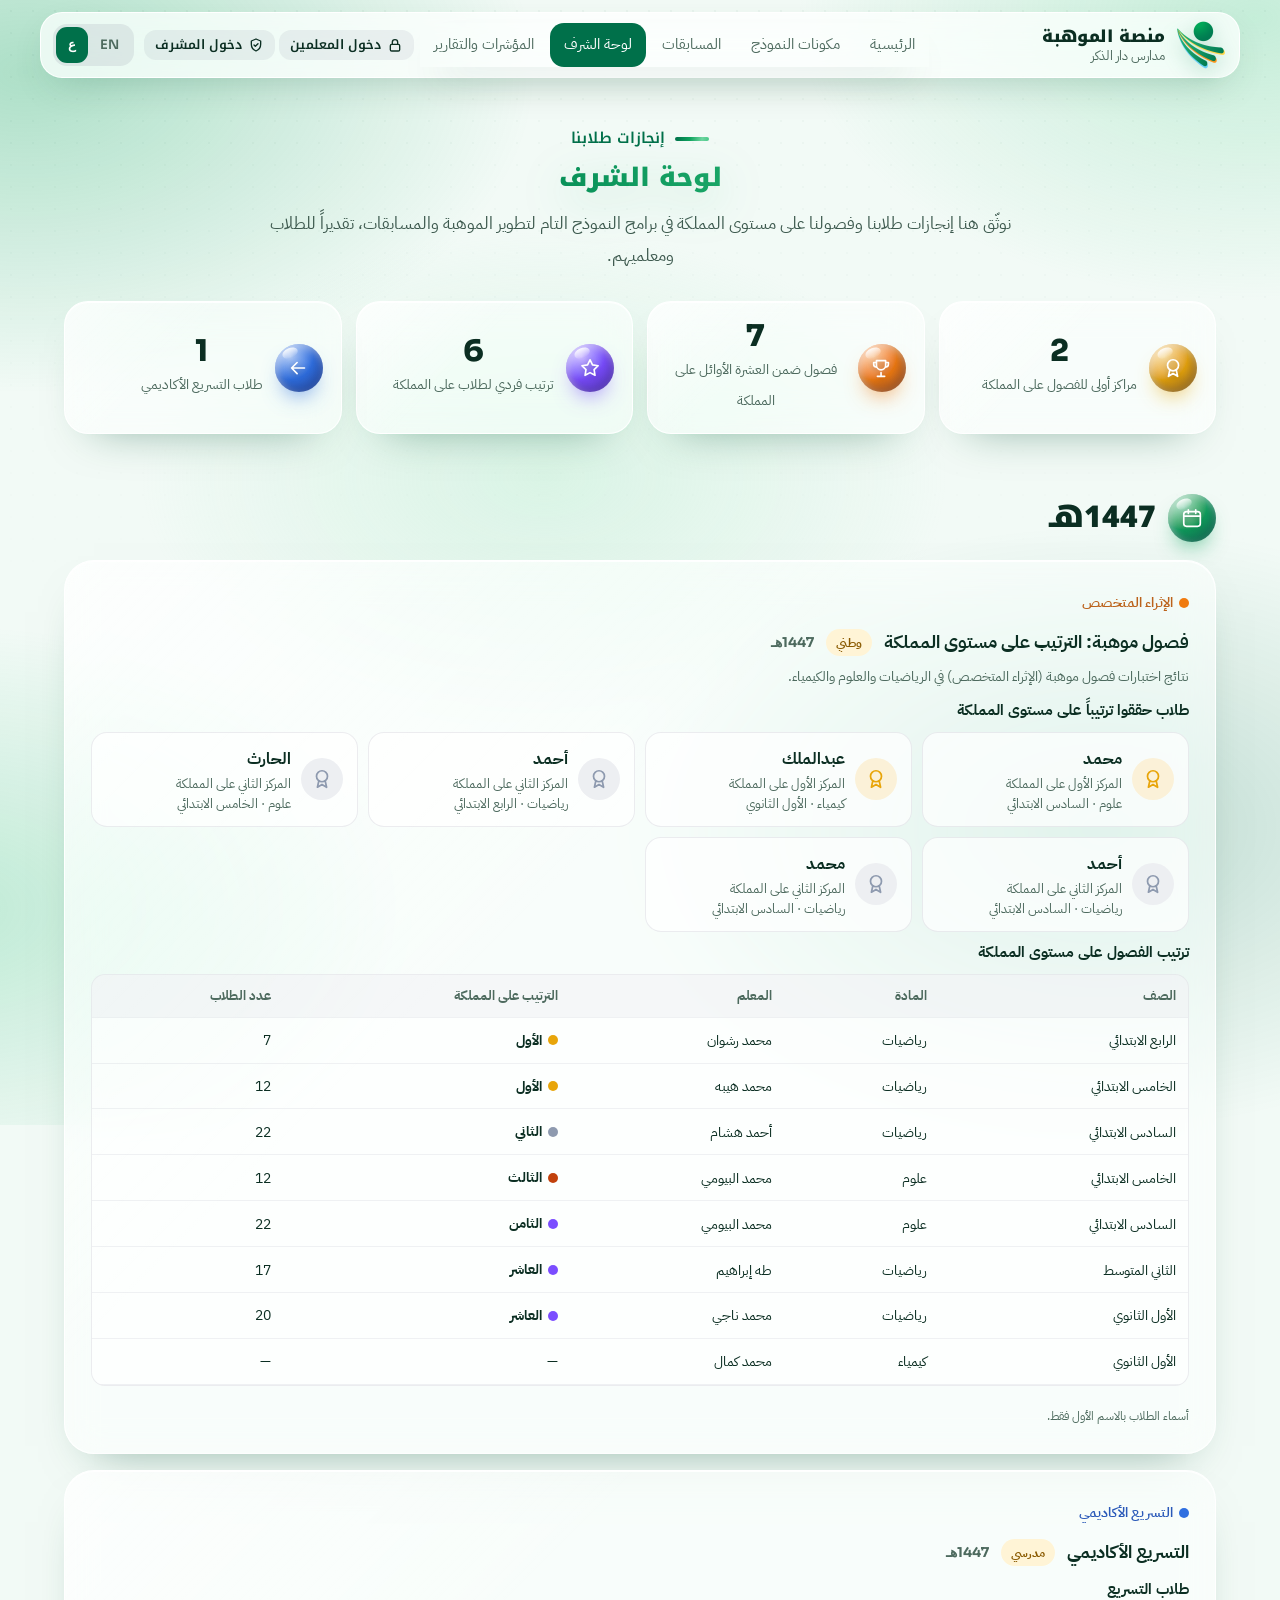
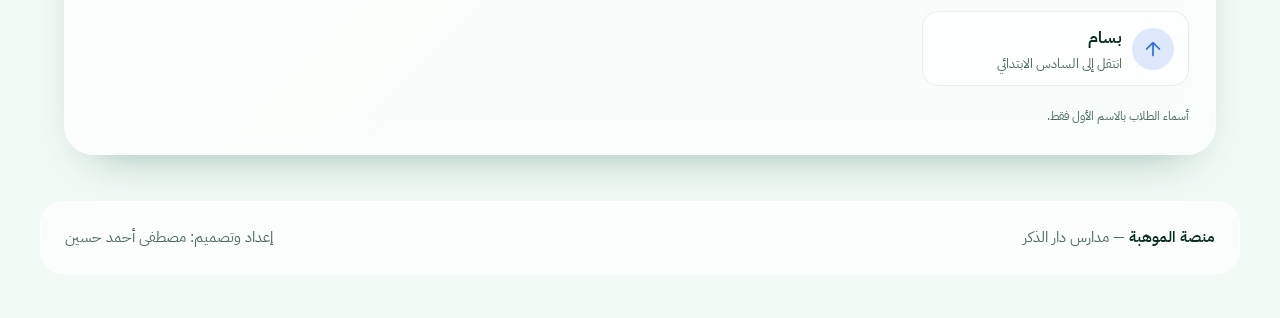
<file: honor.html>
<!DOCTYPE html>
<html lang="ar" dir="rtl">
<head>
<meta charset="UTF-8">
<meta name="viewport" content="width=device-width, initial-scale=1.0">
<title>لوحة الشرف – منصة الموهبة</title>
<meta name="description" content="لوحة شرف مدارس دار الذكر: إنجازات طلابنا وفصولنا على مستوى المملكة في برامج الموهبة والمسابقات.">
<link rel="preconnect" href="https://fonts.googleapis.com">
<link rel="preconnect" href="https://fonts.gstatic.com" crossorigin>
<link href="https://fonts.googleapis.com/css2?family=IBM+Plex+Sans+Arabic:wght@400;500;600&family=Noto+Kufi+Arabic:wght@300;600;900&family=Sora:wght@400;600;800&display=swap" rel="stylesheet">
<link rel="stylesheet" href="css/platform.css">
<script src="js/config.js"></script>
<script src="js/competitions-data.js"></script>
<script src="js/components-data.js"></script>
<script src="js/achievements-data.js"></script>
<script src="js/platform.js"></script>
<style>
:root{--c:var(--g500,#D99A06)}   /* يتبع أخضر المظهر المؤقت إن وُجد */
.hero{padding:120px 0 10px;text-align:center}
.hero .kicker{justify-content:center}
.hero p.lead{max-width:760px;margin:14px auto 0;color:var(--ink2);font-size:17px;line-height:1.9}
.tiles{display:grid;grid-template-columns:repeat(4,1fr);gap:14px;margin:28px 0 10px}
.tile{padding:18px;border-radius:24px;display:flex;gap:12px;align-items:center}
.tile .gorb{--sz:48px}
.tile b{display:block;font-family:'Sora',sans-serif;font-weight:800;font-size:30px;line-height:1.1}
.tile span{color:var(--muted);font-size:14px}
@media(max-width:900px){.tiles{grid-template-columns:repeat(2,1fr)}}
.yearh{display:flex;align-items:center;gap:12px;margin:36px 0 14px}
.yearh h2{font-family:var(--display);font-weight:900;font-size:clamp(22px,2.6vw,30px)}
.yearh .gorb{--sz:48px}
.panel{padding:26px;border-radius:30px;margin-bottom:16px}
@media(max-width:620px){.panel{padding:18px;border-radius:22px}}
.src{display:inline-flex;align-items:center;gap:6px;font-size:14px;font-weight:600;color:color-mix(in srgb,var(--pc) 75%,#1A1640);margin-bottom:10px}
.src i{width:10px;height:10px;border-radius:50%;background:var(--pc)}
.comp-ach{list-style:none;display:grid;grid-template-columns:repeat(auto-fill,minmax(260px,1fr));gap:10px}
.comp-ach li{display:flex;gap:10px;align-items:flex-start;padding:14px;border-radius:16px;background:rgba(255,255,255,.7);border:1px solid var(--glass-edge)}
.comp-ach li .gorb{--sz:40px}
.comp-ach b{display:block}
.comp-ach small{display:block;color:var(--muted);font-size:13px}
.empty{padding:40px;text-align:center;color:var(--muted)}
</style>
<!-- مظهر مؤقت بأخضر الشعار: احذف السطر التالي للرجوع إلى الألوان الأصلية -->
<link rel="stylesheet" href="css/theme-green.css">
</head>
<body>
<div class="aurora tinted" id="aurora" aria-hidden="true"></div>
<div class="grain" aria-hidden="true"></div>

<header class="nav">
  <a href="index.html" class="brand">
    <img class="brand-logo" src="assets/school-emblem.png" alt="شعار مدارس دار الذكر" data-i18n-alt="alt.logo" width="48" height="48">
    <span><b data-i18n="brand">منصة الموهبة</b><small data-i18n="school">مدارس دار الذكر</small></span>
  </a>
  <div class="nav-right">
    <nav class="nav-links" id="navLinks">
      <a href="index.html" data-i18n="nav.home">الرئيسية</a>
      <a href="index.html#components" data-i18n="nav.model">مكونات النموذج</a>
      <a href="competitions.html" data-i18n="nav.comps">المسابقات</a>
      <a href="honor.html" class="cur" data-i18n="nav.honor">لوحة الشرف</a>
      <a href="kpis.html" data-i18n="nav.kpis">المؤشرات والتقارير</a>
    </nav>
    <span class="nav-staff"><a href="sijil.html" title="دخول المعلمين" data-i18n-title="footer.sijil"><svg viewBox="0 0 24 24" aria-hidden="true"><rect x="5" y="11" width="14" height="10" rx="2"/><path d="M8 11V8a4 4 0 018 0v3"/></svg><span data-i18n="footer.sijil">دخول المعلمين</span></a><a href="sijil-reports.html" title="دخول المشرف" data-i18n-title="footer.admin"><svg viewBox="0 0 24 24" aria-hidden="true"><path d="M12 3l7 3v5c0 4.6-3 8.5-7 10-4-1.5-7-5.4-7-10V6z"/><path d="M9 12l2 2 4-4"/></svg><span data-i18n="footer.admin">دخول المشرف</span></a></span>
    <button class="lang" id="langBtn" type="button" aria-label="Language"><span data-l="ar">ع</span><span data-l="en">EN</span></button>
    <button class="burger" id="burger" type="button" aria-label="القائمة" data-i18n-aria="aria.menu"><span></span><span></span><span></span></button>
  </div>
</header>

<main class="wrap" id="main"></main>

<footer>
  <div class="wrap">
    <div><b data-i18n="brand">منصة الموهبة</b> — <span data-i18n="school">مدارس دار الذكر</span></div>
    <div data-i18n="footer.credit">إعداد وتصميم: مصطفى أحمد حسين</div>
  </div>
</footer>

<script>
TP.addDict({
  ar: { 'nav.honor': 'لوحة الشرف', title2: 'لوحة الشرف – منصة الموهبة', kicker: 'إنجازات طلابنا', h1: 'لوحة الشرف',
    lead: 'نوثّق هنا إنجازات طلابنا وفصولنا على مستوى المملكة في برامج النموذج التام لتطوير الموهبة والمسابقات، تقديراً للطلاب ومعلميهم.',
    't.first': 'مراكز أولى للفصول على المملكة', 't.top10': 'فصول ضمن العشرة الأوائل على المملكة', 't.stu': 'ترتيب فردي لطلاب على المملكة', 't.acc': 'طلاب التسريع الأكاديمي',
    year: 'العام', comps: 'المسابقات', none: 'تظهر هنا إنجازات المدرسة فور إدخالها.' },
  en: { 'nav.honor': 'Honor Board', title2: 'Honor Board – Talent Platform', kicker: 'Our students’ achievements', h1: 'Honor Board',
    lead: 'Our students’ and classes’ achievements across the Kingdom in the Total Giftedness Development Model programs and competitions — honoring students and their teachers.',
    't.first': 'Classes ranked 1st nationwide', 't.top10': 'Classes in the national top 10', 't.stu': 'Individual national rankings', 't.acc': 'Accelerated students',
    year: 'Year', comps: 'Competitions', none: 'School achievements appear here once entered.' }
});
let DATA = null;
const COMPS = window.TP_COMPONENTS || [], CMPS = window.TP_COMPETITIONS || [];
const srcOf = id => COMPS.find(c => c.id === id) || CMPS.find(c => c.id === id);
const lvlColor = l => /دولي|international/i.test(l) ? '#7B4DFF' : /وطني|national/i.test(l) ? '#E8A50A' : /إقليمي|regional/i.test(l) ? '#0EA5D6' : '#0E9F76';

function render() {
  document.title = TP.t('title2');
  const all = window.TP_ACHIEVEMENTS || [];
  /* إنجازات المسابقات من تبويب «الإنجازات» في جدول بيانات المنصة */
  const sheet = DATA ? CMPS.flatMap(c => TP.rowsFor(DATA.achievements, c.id).filter(r => (r[1] || '').trim()).map(r => ({ c, year: String(r[0] || '').trim(), t: r[1], lvl: r[2] || '', d: r[3] || '' }))) : [];
  const years = [...new Set([...all.map(a => a.year), ...sheet.map(s => s.year)])].filter(Boolean).sort().reverse();
  const S = TP_ACH.years().map(y => TP_ACH.stats(y)).reduce((m, s) => { Object.keys(s).forEach(k => m[k] = (m[k] || 0) + s[k]); return m; }, {});
  const tile = (n, k, ic, c) => `<div class="tile glass reveal" style="--c:${c}"><span class="gorb">${TP.icon(ic)}</span><div><b>${n || 0}</b><span>${TP.t(k)}</span></div></div>`;
  const nm = o => o ? TP.tx(o.short || o.name) : '';
  document.getElementById('main').innerHTML = `<section class="hero">
      <div class="kicker">${TP.t('kicker')}</div>
      <h1 class="foil-title">${TP.t('h1')}</h1>
      <p class="lead">${TP.t('lead')}</p>
      <div class="tiles">${tile(S.classesFirst, 't.first', 'medal', '#E8A50A')}${tile(S.classesTop10, 't.top10', 'trophy', '#F07B0F')}${tile(S.students, 't.stu', 'star', '#7B4DFF')}${tile(S.accel, 't.acc', 'arrow', '#2F6FE0')}</div>
    </section>
    ${years.length ? years.map(y => {
      const items = all.filter(a => a.year === y), sh = sheet.filter(s => s.year === y);
      return `<div class="yearh"><span class="gorb">${TP.icon('cal')}</span><h2>${TP.esc(y)}</h2></div>
        ${items.map(a => { const o = srcOf(a.comp);
          return `<section class="panel glass reveal" style="--pc:${(o && (o.color || o.c)) || '#D99A06'}">${o ? `<a class="src" href="${COMPS.includes(o) ? 'component.html?c=' : 'competition.html?c='}${o.id}"><i></i>${TP.esc(nm(o))}</a>` : ''}
            ${TP_ACH.html({ id: a.id }, { empty: false })}</section>`; }).join('')}
        ${sh.length ? `<section class="panel glass reveal"><div class="src" style="--pc:#E2386F"><i></i>${TP.t('comps')}</div><ul class="comp-ach">${sh.map(s => `<li><span class="gorb" style="--c:${lvlColor(s.lvl)}">${TP.icon('medal')}</span><div><b>${TP.esc(s.t)}</b><small>${[nm(s.c), s.lvl, s.d].filter(Boolean).map(TP.esc).join(' · ')}</small></div></li>`).join('')}</ul></section>` : ''}`;
    }).join('') : `<div class="panel glass empty">${TP.t('none')}</div>`}`;
  TP.observe();
}
TP.onLang(render);
TP.applyLang();
render();
TP.loadData(d => { if (d) { DATA = d; render(); } });
</script>
</body>
</html>
</file>
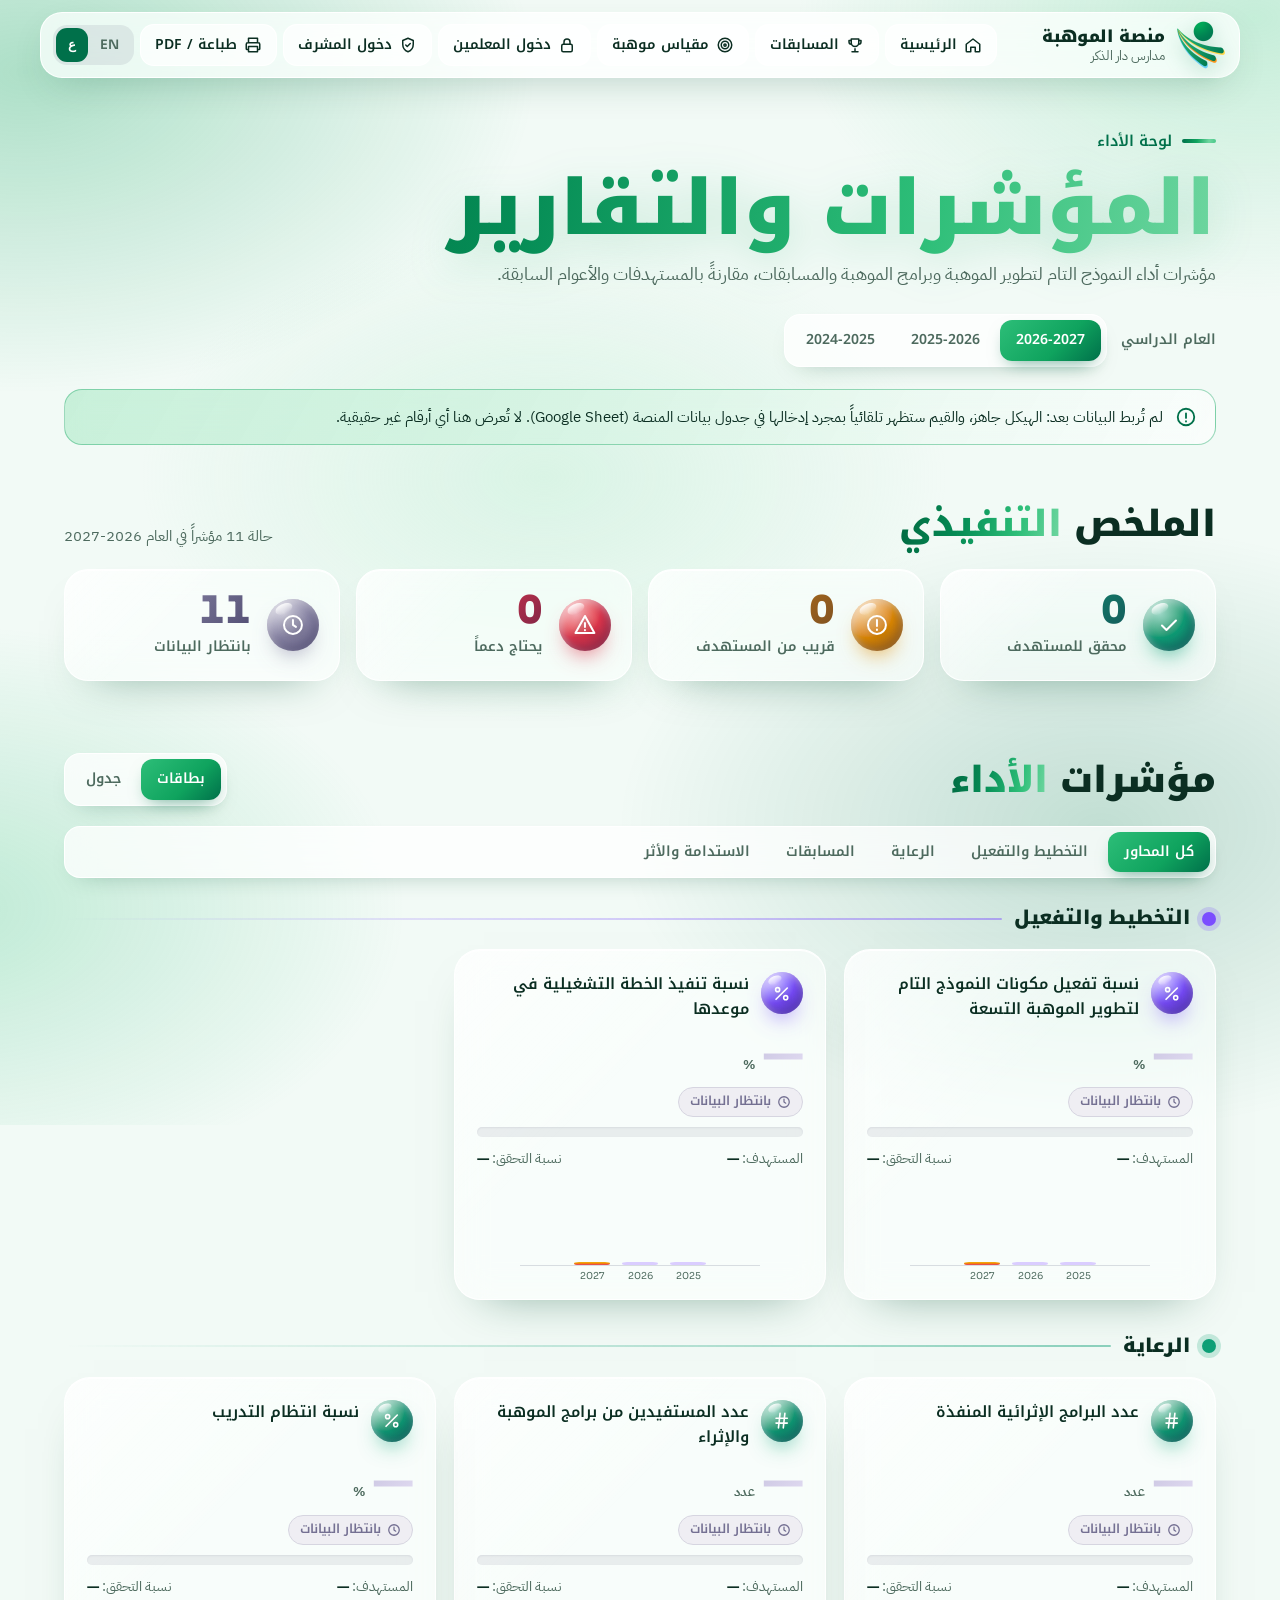
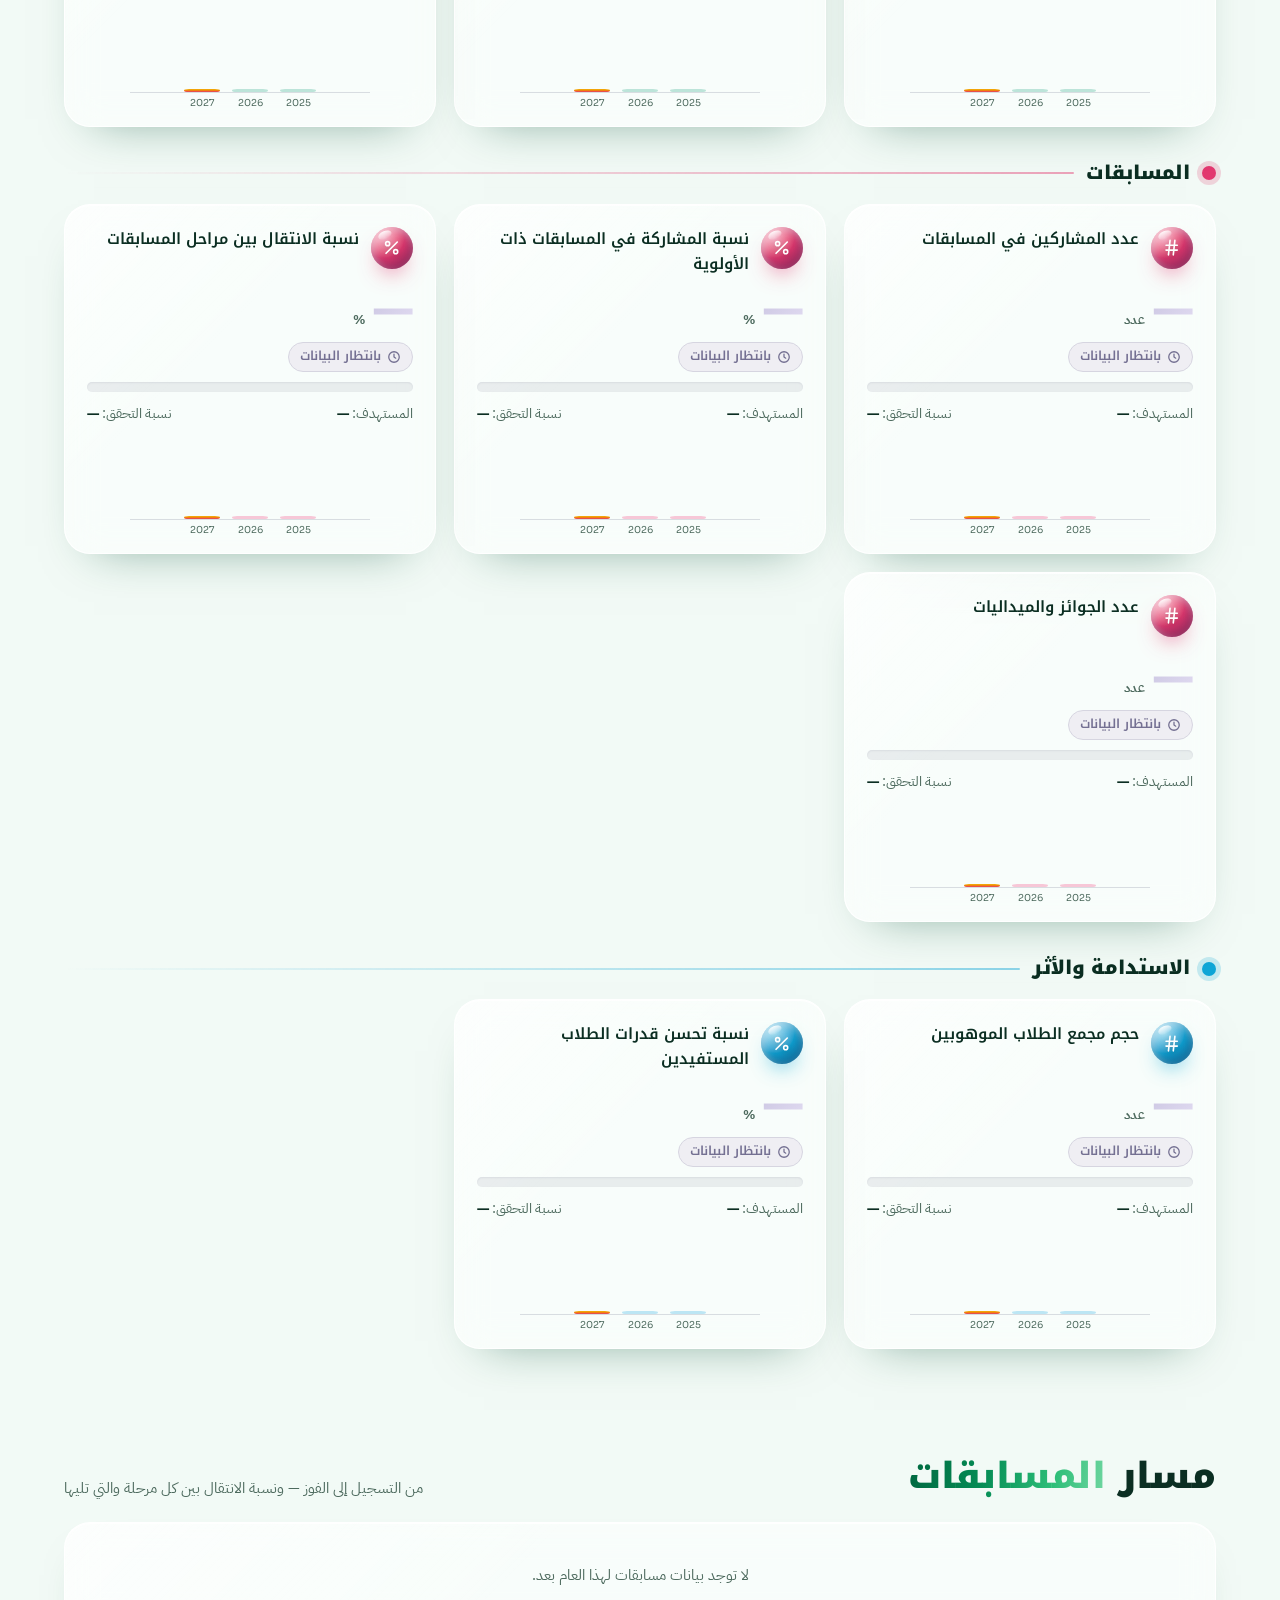
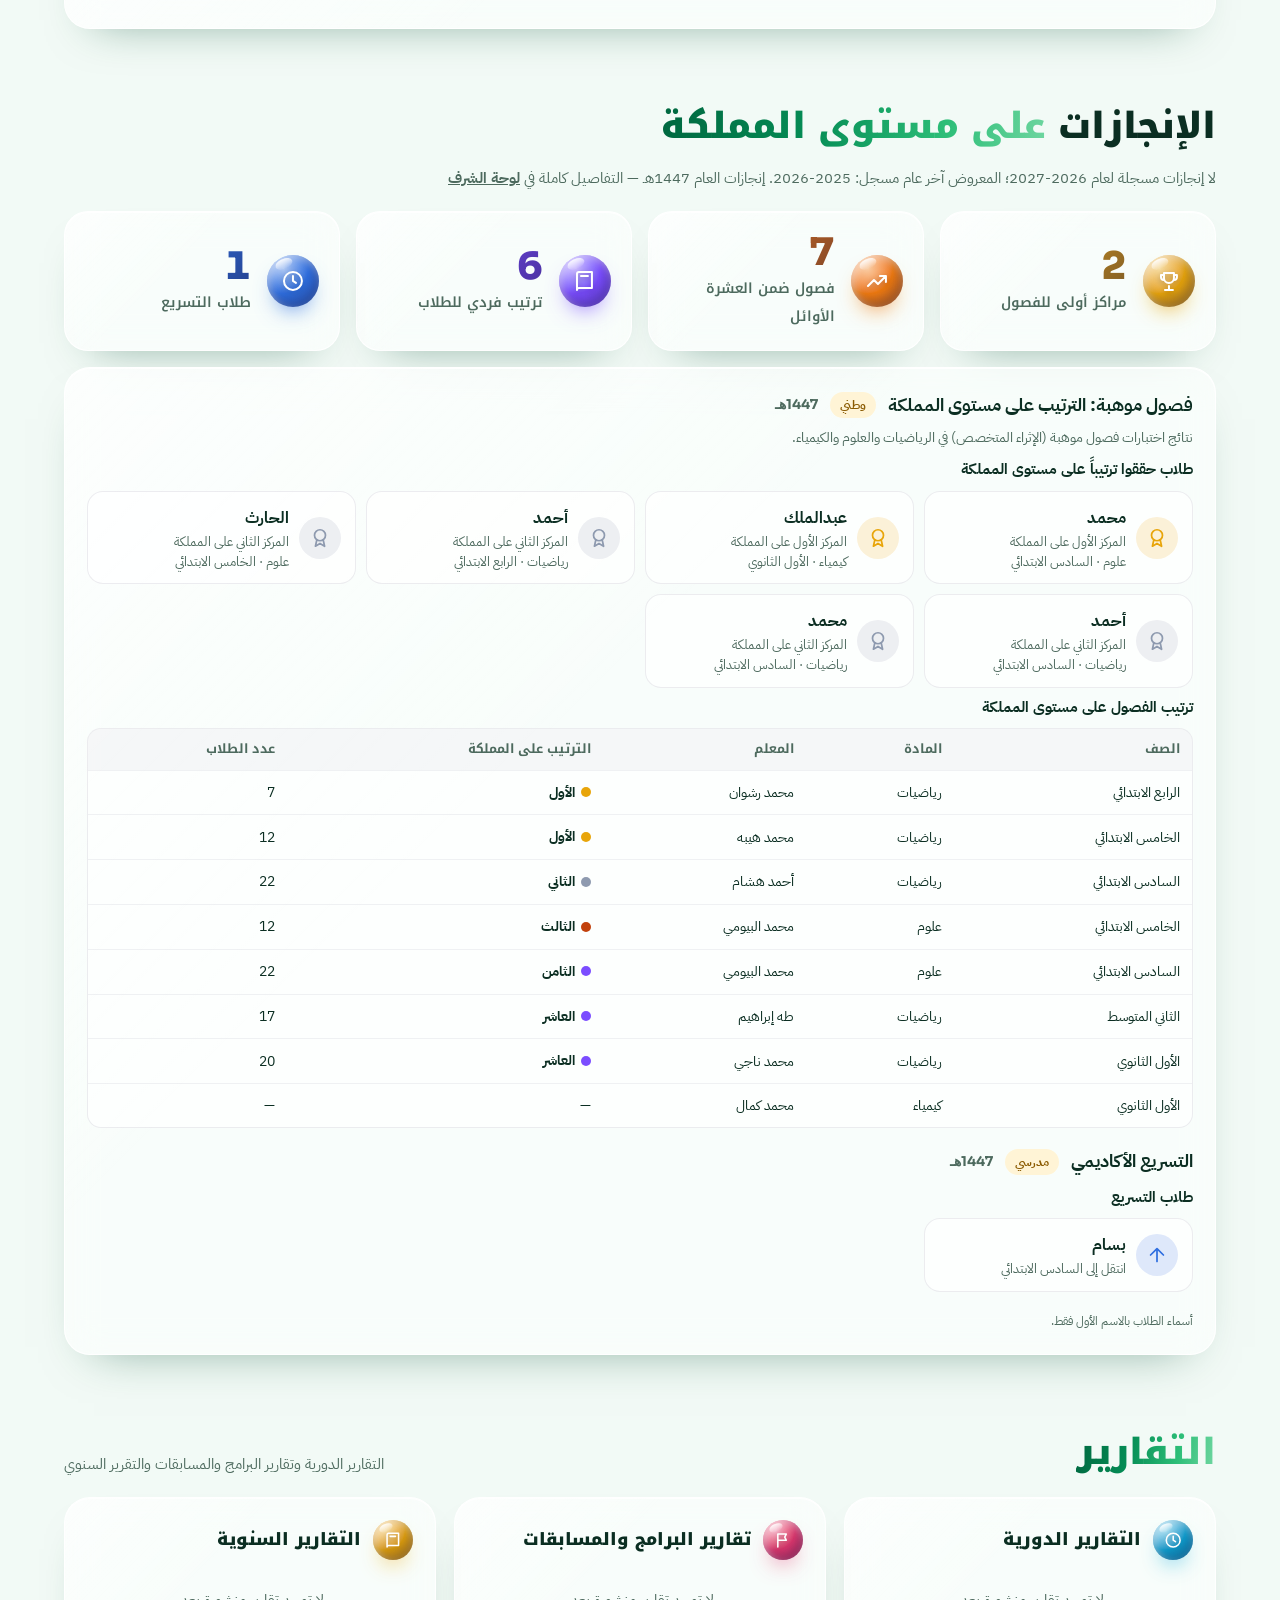
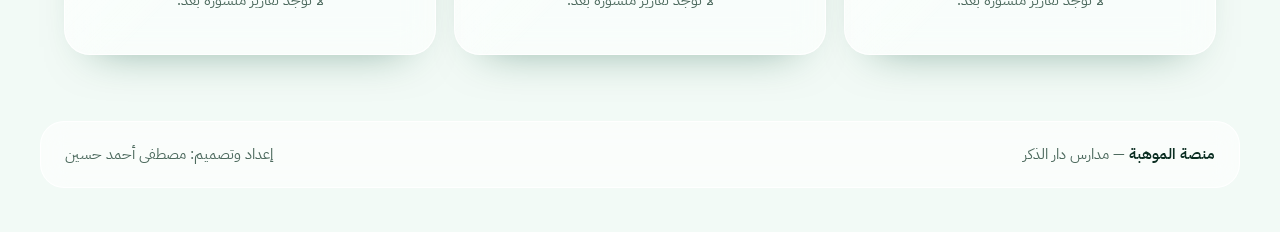
<file: kpis.html>
<!DOCTYPE html>
<html lang="ar" dir="rtl">
<head>
<meta charset="UTF-8">
<meta name="viewport" content="width=device-width, initial-scale=1.0">
<title>المؤشرات والتقارير – منصة الموهبة</title>
<link rel="preconnect" href="https://fonts.googleapis.com">
<link rel="preconnect" href="https://fonts.gstatic.com" crossorigin>
<link href="https://fonts.googleapis.com/css2?family=IBM+Plex+Sans+Arabic:wght@400;500;600&family=Noto+Kufi+Arabic:wght@300;600;900&family=Sora:wght@400;600;800&display=swap" rel="stylesheet">
<style>
:root{
  --bg:#FBF6EC; --ink:#1A1640; --muted:#5A557E;
  --glass:rgba(255,255,255,.58); --glass-strong:rgba(255,255,255,.76); --glass-edge:rgba(255,255,255,.95);
  --line:rgba(90,70,30,.13);
  --gold:#E8A50A; --amber:#F07B0F; --ruby:#E2386F; --violet:#7B4DFF; --cyan:#0EA5D6; --green:#0E9F76;
  --good:#0E9F76; --warn:#E08A00; --crit:#E0354B; --none:#8A86A6; --notarget:#5B6BD6;
  --gold-foil:linear-gradient(100deg,#8F5A05 0%,#D99A06 18%,#FFD45C 34%,#F2B705 46%,#E0700B 62%,#D99A06 78%,#8F5A05 100%);
  --foil:linear-gradient(100deg,#D99A06 0%,#F07B0F 18%,#E2386F 36%,#7B4DFF 54%,#0EA5D6 72%,#F2B705 88%,#D99A06 100%);
  --display:'Noto Kufi Arabic','Sora','IBM Plex Sans Arabic',Tahoma,sans-serif;
  --body:'IBM Plex Sans Arabic','Sora',Tahoma,sans-serif;
  --flip:1;
}
html[dir="ltr"]{--flip:-1;--display:'Sora','Noto Kufi Arabic',sans-serif;--body:'Sora','IBM Plex Sans Arabic',sans-serif}
*{box-sizing:border-box;margin:0;padding:0}
html{scroll-behavior:smooth;overflow-x:clip}
body{font-family:var(--body);background:var(--bg);color:var(--ink);line-height:1.75;font-size:16px;-webkit-font-smoothing:antialiased;overflow-x:clip}
a{color:inherit;text-decoration:none}
button{font:inherit;color:inherit;cursor:pointer}
:focus-visible{outline:3px solid var(--violet);outline-offset:3px;border-radius:10px}
.wrap{max-width:1200px;margin-inline:auto;padding-inline:24px}

.aurora{position:fixed;inset:-25%;z-index:-2;pointer-events:none;
  background:
    radial-gradient(38% 34% at 16% 20%,rgba(242,183,5,.40),transparent 70%),
    radial-gradient(34% 30% at 84% 16%,rgba(123,77,255,.28),transparent 70%),
    radial-gradient(36% 32% at 76% 80%,rgba(226,56,111,.24),transparent 70%),
    radial-gradient(34% 30% at 12% 86%,rgba(240,123,15,.26),transparent 70%),
    radial-gradient(30% 26% at 48% 52%,rgba(14,165,214,.16),transparent 70%);
  animation:drift 26s ease-in-out infinite alternate}
@keyframes drift{to{transform:translate3d(4%,3%,0) rotate(7deg) scale(1.1)}}
@keyframes foil{to{background-position:220% 0}}
@keyframes rise{from{opacity:0;transform:translateY(22px);filter:blur(8px)}to{opacity:1;transform:none}}

/* شريط علوي عائم */
.nav{position:fixed;top:12px;left:50%;transform:translateX(-50%);z-index:60;width:min(1200px,calc(100% - 24px));height:66px;padding-inline:14px 12px;
  display:flex;align-items:center;justify-content:space-between;gap:12px;background:var(--glass-strong);
  backdrop-filter:blur(20px) saturate(1.6);-webkit-backdrop-filter:blur(20px) saturate(1.6);border:1px solid var(--glass-edge);border-radius:22px;box-shadow:0 14px 40px -16px rgba(120,70,10,.38)}
.brand{display:flex;align-items:center;gap:12px}
.brand-logo{width:48px;height:48px;object-fit:contain;flex:none;display:block;filter:drop-shadow(0 6px 10px rgba(0,120,70,.22))}
.brand-mark{position:relative;width:44px;height:44px;border-radius:50%;display:grid;place-items:center;flex:none;
  background:radial-gradient(circle at 32% 26%,#FFE9A8 0%,#E8A50A 50%,#8F5A05 100%);
  box-shadow:0 10px 20px -8px rgba(217,154,6,.8),inset -4px -6px 10px rgba(60,30,0,.28),inset 3px 4px 8px rgba(255,255,255,.6)}
.brand-mark::after{content:"";position:absolute;top:9%;left:18%;width:34%;height:20%;border-radius:50%;background:linear-gradient(180deg,rgba(255,255,255,.9),transparent);transform:rotate(-24deg)}
.brand-mark svg{width:23px;height:23px;position:relative;z-index:1}
.brand b{display:block;font-family:var(--display);font-weight:900;font-size:16.5px;line-height:1.3}
.brand small{display:block;color:var(--muted);font-size:12.5px;line-height:1.3}
.tools{display:flex;gap:6px;align-items:center}
.tbtn{display:inline-flex;align-items:center;gap:7px;height:42px;padding:0 14px;border-radius:14px;border:1px solid var(--glass-edge);background:rgba(255,255,255,.7);font-family:var(--display);font-weight:600;font-size:14px;transition:background .2s,transform .2s}
.tbtn:hover{background:#fff;transform:translateY(-2px)}
.nav.nav-icons .tbtn .lbl{display:none}.nav.nav-icons .tbtn{padding:0 11px}
.nav.nav-burger .tbtn.opt{display:none}
.nav.nav-tight .brand b,.nav.nav-tight .brand small{display:none}.nav.nav-tight .lang span{padding:6px 9px}
.tbtn svg{width:18px;height:18px;stroke:currentColor;fill:none;stroke-width:2;stroke-linecap:round;stroke-linejoin:round}
.lang{direction:ltr;display:inline-flex;align-items:center;padding:3px;border:0;border-radius:14px;background:rgba(26,22,64,.08);font-family:'Sora',sans-serif;font-weight:600;font-size:13px}
.lang span{padding:6px 12px;border-radius:11px;color:var(--muted)}
html[lang="ar"] .lang [data-l="ar"],html[lang="en"] .lang [data-l="en"]{background:var(--ink);color:#fff}
@media(max-width:640px){.tbtn .lbl{display:none}.tbtn{padding:0 11px}.brand small{display:none}}

/* زجاج */
.glass{position:relative;isolation:isolate;overflow:hidden;background:var(--glass);backdrop-filter:blur(18px) saturate(1.5);-webkit-backdrop-filter:blur(18px) saturate(1.5);
  border:1px solid var(--glass-edge);box-shadow:0 22px 46px -30px rgba(120,70,10,.6),inset 0 1px 0 rgba(255,255,255,.9)}
.glass::before{content:"";position:absolute;inset:0;z-index:-1;opacity:0;transition:opacity .3s;
  background:radial-gradient(320px circle at var(--mx,50%) var(--my,0%),color-mix(in srgb,var(--c,#E8A50A) 28%,transparent),transparent 70%)}
.glass:hover::before{opacity:1}
.glass::after{content:"";position:absolute;inset:0;z-index:-1;pointer-events:none;background:linear-gradient(135deg,rgba(255,255,255,.55),transparent 40%)}
.gorb{--sz:52px;position:relative;display:grid;place-items:center;width:var(--sz);height:var(--sz);border-radius:50%;flex:none;
  background:radial-gradient(circle at 32% 26%,color-mix(in srgb,var(--c) 40%,#fff) 0%,var(--c) 48%,color-mix(in srgb,var(--c) 70%,#1A1640) 100%);
  box-shadow:0 12px 22px -10px color-mix(in srgb,var(--c) 78%,transparent),inset -5px -7px 12px rgba(26,22,64,.24),inset 3px 4px 8px rgba(255,255,255,.55)}
.gorb::after{content:"";position:absolute;top:9%;left:16%;width:34%;height:20%;border-radius:50%;background:linear-gradient(180deg,rgba(255,255,255,.88),rgba(255,255,255,0));transform:rotate(-24deg)}
.gorb svg{position:relative;z-index:1;width:46%;height:46%;stroke:#fff;fill:none;stroke-width:2;stroke-linecap:round;stroke-linejoin:round;filter:drop-shadow(0 2px 3px rgba(0,0,0,.25))}

/* رأس الصفحة */
.page-head{padding:124px 0 18px;position:relative}
.kicker{display:inline-flex;align-items:center;gap:10px;font-family:var(--display);font-weight:600;font-size:15px;color:#9A5E04;margin-bottom:6px;animation:rise .8s both}
.kicker::before{content:"";width:34px;height:4px;border-radius:4px;background:var(--foil);background-size:200% 100%;animation:foil 8s linear infinite}
.page-head h1{font-family:var(--display);font-weight:900;font-size:clamp(38px,6vw,76px);line-height:1.3;
  background-image:var(--gold-foil);background-size:220% 100%;-webkit-background-clip:text;background-clip:text;color:transparent;-webkit-text-fill-color:transparent;
  filter:drop-shadow(0 10px 22px rgba(217,154,6,.25));animation:foil 7s linear infinite,rise .8s .05s both}
.page-head p{color:var(--muted);max-width:44em;font-size:clamp(16px,1.4vw,18px);animation:rise .8s .12s both}
.controls{display:flex;flex-wrap:wrap;gap:14px;align-items:center;margin-top:24px;animation:rise .8s .2s both}
.ctl-label{font-family:var(--display);font-weight:600;font-size:14px;color:var(--muted)}
.seg{display:flex;flex-wrap:wrap;gap:4px;padding:5px;border-radius:16px;background:var(--glass-strong);border:1px solid var(--glass-edge);
  backdrop-filter:blur(14px);-webkit-backdrop-filter:blur(14px);box-shadow:0 10px 26px -16px rgba(120,70,10,.5)}
.seg button{border:0;background:transparent;padding:8px 16px;border-radius:12px;font-family:var(--display);font-weight:600;font-size:14px;color:var(--muted);transition:background .2s,color .2s}
.seg button:hover{color:var(--ink);background:rgba(232,165,10,.12)}
.seg button.on{color:#fff;background:linear-gradient(135deg,#F2B705,#F07B0F 60%,#E2386F);box-shadow:0 8px 18px -8px rgba(240,123,15,.8)}
html[dir=rtl] .seg.years{direction:ltr}
.notice{display:flex;gap:12px;align-items:flex-start;margin-top:22px;padding:14px 18px;border-radius:18px;font-size:15px;color:var(--ink);
  background:linear-gradient(120deg,rgba(255,236,179,.75),rgba(255,255,255,.6));border:1px solid rgba(232,165,10,.45);backdrop-filter:blur(12px);-webkit-backdrop-filter:blur(12px);animation:rise .8s .26s both}
.notice svg{flex:none;width:22px;height:22px;stroke:#B97904;fill:none;stroke-width:2;stroke-linecap:round;margin-top:2px}
.notice.live{background:linear-gradient(120deg,rgba(196,240,222,.75),rgba(255,255,255,.6));border-color:rgba(14,159,118,.45)}
.notice.live svg{stroke:var(--good)}
.notice.err{background:linear-gradient(120deg,rgba(252,210,216,.75),rgba(255,255,255,.6));border-color:rgba(224,53,75,.45)}
.notice.err svg{stroke:var(--crit)}

section{padding:36px 0}
.sec-head{display:flex;align-items:flex-end;justify-content:space-between;gap:14px;flex-wrap:wrap;margin-bottom:20px}
.sec-head h2{font-family:var(--display);font-weight:900;font-size:clamp(24px,3vw,36px);line-height:1.4}
.sec-head h2 em{font-style:normal;background:var(--gold-foil);background-size:220% 100%;-webkit-background-clip:text;background-clip:text;color:transparent;-webkit-text-fill-color:transparent;animation:foil 8s linear infinite}
.sec-head p{color:var(--muted);font-size:14.5px}

/* الملخص */
.summary{display:grid;grid-template-columns:repeat(4,1fr);gap:16px}
.sum{display:flex;gap:16px;align-items:center;padding:20px;border-radius:24px;transition:transform .25s,box-shadow .25s}
.sum:hover{transform:translateY(-5px);box-shadow:0 26px 44px -24px var(--c)}
.sum b{display:block;font-family:'Sora',sans-serif;font-weight:800;font-size:38px;line-height:1.1;font-variant-numeric:tabular-nums;
  background:linear-gradient(135deg,var(--c),color-mix(in srgb,var(--c) 50%,#1A1640));-webkit-background-clip:text;background-clip:text;color:transparent;-webkit-text-fill-color:transparent}
.sum span{font-family:var(--display);font-weight:600;font-size:14px;color:var(--muted)}
@media(max-width:900px){.summary{grid-template-columns:repeat(2,1fr)}}
@media(max-width:440px){.sum{padding:16px 14px;gap:12px}.sum .gorb{--sz:44px}.sum b{font-size:30px}}

/* المؤشرات */
.axes{margin-bottom:24px}
.axis-block{margin-bottom:30px}
.axis-name{display:flex;align-items:center;gap:12px;font-family:var(--display);font-weight:900;font-size:19px;margin-bottom:14px}
.axis-name i{width:14px;height:14px;border-radius:50%;background:var(--c);box-shadow:0 0 0 5px color-mix(in srgb,var(--c) 20%,transparent)}
.axis-name::after{content:"";flex:1;height:2px;border-radius:2px;background:linear-gradient(90deg,color-mix(in srgb,var(--c) 45%,transparent),transparent)}
html[dir=rtl] .axis-name::after{background:linear-gradient(270deg,color-mix(in srgb,var(--c) 45%,transparent),transparent)}
.kpis{display:grid;grid-template-columns:repeat(3,1fr);gap:18px}
@media(max-width:980px){.kpis{grid-template-columns:repeat(2,1fr)}}
@media(max-width:640px){.kpis{grid-template-columns:1fr}}
.kpi{display:flex;flex-direction:column;gap:10px;padding:22px 22px 18px;border-radius:26px;transition:transform .25s,box-shadow .25s}
.kpi:hover{transform:translateY(-5px);box-shadow:0 28px 48px -26px var(--c)}
.kpi .k-top{display:flex;gap:12px;align-items:flex-start}
.kpi .k-top .gorb{--sz:42px}
.kpi h3{font-family:var(--display);font-weight:600;font-size:15.5px;line-height:1.6;min-height:3.2em}
.kpi-val{display:flex;align-items:baseline;gap:8px;flex-wrap:wrap}
.kpi-val b{font-family:'Sora',sans-serif;font-weight:800;font-size:44px;line-height:1;font-variant-numeric:tabular-nums;
  background:linear-gradient(135deg,var(--c),color-mix(in srgb,var(--c) 45%,#7B4DFF));-webkit-background-clip:text;background-clip:text;color:transparent;-webkit-text-fill-color:transparent}
.kpi-val b.empty{background:linear-gradient(135deg,#C9C4E0,#E3DDF3);-webkit-background-clip:text;background-clip:text}
.kpi-val small{color:var(--muted);font-weight:600}
.status{display:inline-flex;align-items:center;gap:6px;width:max-content;font-family:var(--display);font-size:12.5px;font-weight:600;padding:3px 11px;border-radius:999px;
  color:color-mix(in srgb,var(--st) 80%,#1A1640);background:color-mix(in srgb,var(--st) 14%,#fff);border:1px solid color-mix(in srgb,var(--st) 35%,#fff)}
.status svg{width:14px;height:14px;stroke:currentColor;fill:none;stroke-width:2.2;stroke-linecap:round;stroke-linejoin:round}
.bar{height:10px;border-radius:99px;background:rgba(26,22,64,.07);overflow:hidden;box-shadow:inset 0 1px 2px rgba(26,22,64,.08)}
.bar i{display:block;height:100%;border-radius:99px;background:linear-gradient(90deg,color-mix(in srgb,var(--c) 55%,#fff),var(--c));box-shadow:0 0 12px color-mix(in srgb,var(--c) 60%,transparent);transition:width 1.1s cubic-bezier(.2,.8,.2,1)}
html[dir=rtl] .bar i{margin-inline-start:0;background:linear-gradient(270deg,color-mix(in srgb,var(--c) 55%,#fff),var(--c))}
.kpi-meta{display:flex;justify-content:space-between;gap:8px;font-size:13.5px;color:var(--muted);flex-wrap:wrap}
.kpi-meta b{color:var(--ink);font-family:'Sora',sans-serif}
.delta{font-size:13.5px;font-weight:600}
.delta.up{color:var(--good)} .delta.down{color:var(--crit)} .delta.flat{color:var(--none)}
.spark{height:64px;margin-top:2px}
.spark svg{width:100%;height:100%;overflow:visible}
.spark .yb{fill:color-mix(in srgb,var(--c) 28%,#fff);transition:fill .2s;cursor:pointer}
.spark .yb.cur{fill:url(#g-cur)}
.spark .yb:hover,.spark .yb:focus{fill:var(--ink);outline:none}
.spark text{font-size:9.5px;fill:var(--muted);font-family:'Sora',sans-serif}

/* الجدول */
.tbl-wrap{border-radius:24px;overflow:auto}
table{width:100%;border-collapse:collapse;font-size:14.5px;min-width:660px}
th,td{padding:12px 16px;text-align:start;border-bottom:1px solid var(--line);white-space:nowrap}
th{font-family:var(--display);font-weight:600;color:#fff;background:linear-gradient(135deg,#E8A50A,#F07B0F 55%,#E2386F)}
td.num,th.num{text-align:center;font-variant-numeric:tabular-nums;font-family:'Sora',sans-serif}
td.name{white-space:normal;min-width:240px;font-weight:600}
tbody tr:hover{background:rgba(255,255,255,.55)}
tr:last-child td{border-bottom:0}
.hidden{display:none!important}

/* مسار المسابقات */
.funnel-list{display:grid;grid-template-columns:repeat(2,1fr);gap:18px}
@media(max-width:900px){.funnel-list{grid-template-columns:1fr}}
.fn{padding:22px;border-radius:26px}
.fn-head{display:flex;justify-content:space-between;align-items:center;gap:10px;flex-wrap:wrap;margin-bottom:14px}
.fn-head h3{font-family:var(--display);font-weight:900;font-size:17px;display:flex;align-items:center;gap:10px}
.fn-head h3 .gorb{--sz:38px}
.fn-head span.tag{font-family:var(--display);font-size:12.5px;font-weight:600;padding:3px 12px;border-radius:999px;color:color-mix(in srgb,var(--c) 70%,#1A1640);background:color-mix(in srgb,var(--c) 14%,#fff);border:1px solid color-mix(in srgb,var(--c) 30%,#fff)}
.fn-rows{display:grid;gap:9px}
.fn-row{display:grid;grid-template-columns:88px 1fr 52px 58px;gap:10px;align-items:center;font-size:14px}
.fn-row .nm{color:var(--muted);font-weight:600}
.fn-row .tr{height:24px;border-radius:8px;background:rgba(26,22,64,.06);overflow:hidden}
.fn-row .tr i{display:block;height:100%;border-radius:8px;transition:width 1.1s cubic-bezier(.2,.8,.2,1)}
.fn-row .v{font-family:'Sora',sans-serif;font-weight:800;font-size:15px;text-align:end;font-variant-numeric:tabular-nums}
.fn-row .pc{font-size:12.5px;font-weight:600;color:var(--muted);text-align:end;font-family:'Sora',sans-serif}
@media(max-width:520px){.fn-row{grid-template-columns:70px 1fr 40px 48px;gap:6px}}

/* التقارير */
.reports{display:grid;grid-template-columns:repeat(3,1fr);gap:18px}
@media(max-width:900px){.reports{grid-template-columns:1fr}}
.rep-col{padding:22px;border-radius:26px}
.rep-col h3{display:flex;align-items:center;gap:12px;font-family:var(--display);font-weight:900;font-size:17px;margin-bottom:10px}
.rep-col h3 .gorb{--sz:40px}
.rep{display:flex;gap:12px;align-items:center;padding:11px 12px;margin-inline:-12px;border-radius:14px;transition:background .2s}
.rep + .rep{border-top:1px solid var(--line)}
a.rep:hover{background:rgba(255,255,255,.7)}
.rep svg{width:22px;height:22px;flex:none;stroke:var(--c);fill:none;stroke-width:2;stroke-linecap:round;stroke-linejoin:round}
.rep b{display:block;font-weight:600;font-size:15px}
.rep small{color:var(--muted);font-size:12.5px;font-family:'Sora',sans-serif}
.empty-box{color:var(--muted);font-size:14.5px;padding:18px 0;text-align:center}

#tip{position:fixed;z-index:100;pointer-events:none;background:var(--ink);color:#fff;font-size:13px;padding:6px 11px;border-radius:10px;
  box-shadow:0 10px 24px rgba(26,22,64,.25);opacity:0;transform:translate(-50%,-120%);transition:opacity .12s;white-space:nowrap;font-family:'Sora','IBM Plex Sans Arabic',sans-serif}
#tip.on{opacity:1}

footer{padding:30px 0 44px;color:var(--muted);font-size:14.5px}
footer .wrap{display:flex;flex-wrap:wrap;justify-content:space-between;align-items:center;gap:12px;padding-block:20px;border-radius:24px;background:var(--glass);border:1px solid var(--glass-edge);backdrop-filter:blur(14px);-webkit-backdrop-filter:blur(14px)}
footer b{color:var(--ink);font-weight:600}
.staff-link{display:inline-flex;align-items:center;gap:8px;padding:6px 14px;border-radius:12px;font-family:var(--display);font-weight:600;font-size:14px;color:var(--ink);background:rgba(26,22,64,.06);transition:background .2s}
.staff-link:hover{background:rgba(232,165,10,.18)}
.staff-links{display:inline-flex;flex-wrap:wrap;gap:8px}
.staff-link svg{width:16px;height:16px;stroke:currentColor;fill:none;stroke-width:2;stroke-linecap:round;stroke-linejoin:round}

html.js .reveal{opacity:0;transform:translateY(24px);transition:opacity .7s ease,transform .7s cubic-bezier(.2,.8,.2,1)}
html.js .reveal.in{opacity:1;transform:none}
@media(max-width:620px){.wrap{padding-inline:16px}.page-head{padding-top:104px}.nav{height:62px}}
@media(prefers-reduced-motion:reduce){*,*::before,*::after{animation:none!important;transition:none!important}html.js .reveal{opacity:1;transform:none}}

/* طباعة */
.print-head{display:none}
@media print{
  @page{size:A4;margin:12mm}
  body{background:#fff;font-size:12px}
  .aurora,.nav,.no-print,#tip,footer{display:none!important}
  .print-head{display:block;text-align:center;margin-bottom:8px}
  .print-head h2{font-family:var(--display);font-size:20px}
  .page-head{padding-top:0}
  .page-head h1{font-size:30px;filter:none;-webkit-text-fill-color:#9A5E04;color:#9A5E04;background:none}
  .glass{backdrop-filter:none;-webkit-backdrop-filter:none;background:#fff;box-shadow:none;border:1px solid #e5e0d4;break-inside:avoid}
  .glass::before,.glass::after{display:none}
  html.js .reveal{opacity:1;transform:none}
  .kpis{grid-template-columns:repeat(3,1fr)} .summary{grid-template-columns:repeat(4,1fr)} .funnel-list{grid-template-columns:repeat(2,1fr)} .reports{grid-template-columns:repeat(3,1fr)}
  section{padding:10px 0}
  .tbl-wrap{overflow:visible} table{min-width:0}
  *{-webkit-print-color-adjust:exact;print-color-adjust:exact}
}
</style>
<script>document.documentElement.classList.add('js')</script>
<script>
/* ملاءمة الشريط العلوي (مثل js/platform.js): تُخفى النصوص، ثم الأزرار الثانوية، ثم اسم المنصة */
  function fitNav() {
    const nav = document.querySelector('header.nav'); if (!nav) return;
        const over = () => { const r = nav.getBoundingClientRect(); return [...nav.querySelectorAll('a,button')].some(e => { if (!e.offsetParent) return false; const q = e.getBoundingClientRect(); return q.width && (q.left < r.left - 1 || q.right > r.right + 1); }) || nav.scrollWidth > nav.clientWidth + 1; };
    const stages = ['nav-icons', 'nav-burger', 'nav-tight'];
    nav.classList.remove(...stages);
    for (const c of stages) { if (!over()) break; nav.classList.add(c); }
  }
  let fitT; addEventListener('resize', () => { clearTimeout(fitT); fitT = setTimeout(fitNav, 60); });
  document.addEventListener('DOMContentLoaded', () => { fitNav(); if (document.fonts && document.fonts.ready) document.fonts.ready.then(fitNav); });
</script>
<script src="js/config.js"></script>
<script src="js/competitions-data.js"></script>
<script src="js/achievements-data.js"></script>
<!-- مظهر مؤقت بأخضر الشعار: احذف السطر التالي للرجوع إلى الألوان الأصلية -->
<link rel="stylesheet" href="css/theme-green.css">
</head>
<body>
<div class="aurora" aria-hidden="true"></div>
<svg width="0" height="0" style="position:absolute" aria-hidden="true"><defs>
  <linearGradient id="g-cur" x1="0" y1="0" x2="0" y2="1"><stop offset="0" stop-color="#F2B705"/><stop offset=".55" stop-color="#F07B0F"/><stop offset="1" stop-color="#E2386F"/></linearGradient>
</defs></svg>

<header class="nav">
  <a href="index.html" class="brand">
    <img class="brand-logo" src="assets/school-emblem.png" alt="شعار مدارس دار الذكر" id="logoImg" width="48" height="48">
    <span><b data-i18n="brand">منصة الموهبة</b><small data-i18n="school">مدارس دار الذكر</small></span>
  </a>
  <div class="tools">
    <a class="tbtn opt" href="index.html"><svg viewBox="0 0 24 24"><path d="M3 11l9-7 9 7v9a1 1 0 01-1 1h-5v-6H9v6H4a1 1 0 01-1-1z"/></svg><span class="lbl" data-i18n="nav.home">الرئيسية</span></a>
    <a class="tbtn opt" href="competitions.html"><svg viewBox="0 0 24 24"><path d="M8 21h8M12 17v4M7 4h10v5a5 5 0 01-10 0zM17 6h3v2a3 3 0 01-3 3M7 6H4v2a3 3 0 003 3"/></svg><span class="lbl" data-i18n="nav.comps">المسابقات</span></a>
    <a class="tbtn opt" href="mawhiba-test.html"><svg viewBox="0 0 24 24"><circle cx="12" cy="12" r="9"/><circle cx="12" cy="12" r="5"/><circle cx="12" cy="12" r="1.5"/></svg><span class="lbl" data-i18n="nav.mtest">مقياس موهبة</span></a>
    <a class="tbtn" href="sijil.html" title="دخول المعلمين"><svg viewBox="0 0 24 24" aria-hidden="true"><rect x="5" y="11" width="14" height="10" rx="2"/><path d="M8 11V8a4 4 0 018 0v3"/></svg><span class="lbl" data-i18n="footer.sijil">دخول المعلمين</span></a>
    <a class="tbtn" href="sijil-reports.html" title="دخول المشرف"><svg viewBox="0 0 24 24" aria-hidden="true"><path d="M12 3l7 3v5c0 4.6-3 8.5-7 10-4-1.5-7-5.4-7-10V6z"/><path d="M9 12l2 2 4-4"/></svg><span class="lbl" data-i18n="footer.admin">دخول المشرف</span></a>
    <button class="tbtn opt" id="printBtn" type="button"><svg viewBox="0 0 24 24"><path d="M6 9V3h12v6M6 18H4a1 1 0 01-1-1v-6a2 2 0 012-2h14a2 2 0 012 2v6a1 1 0 01-1 1h-2M6 14h12v7H6z"/></svg><span class="lbl" data-i18n="print">طباعة / PDF</span></button>
    <button class="lang" id="langBtn" type="button" aria-label="Language"><span data-l="ar">ع</span><span data-l="en">EN</span></button>
  </div>
</header>

<main class="wrap">
  <div class="print-head"><h2 data-i18n="print.title">تقرير مؤشرات منصة الموهبة – مدارس دار الذكر</h2><div id="printYear"></div></div>

  <header class="page-head">
    <div class="kicker no-print" data-i18n="eyebrow">لوحة الأداء</div>
    <h1 data-i18n="title">المؤشرات والتقارير</h1>
    <p data-i18n="lead">مؤشرات أداء النموذج التام لتطوير الموهبة وبرامج الموهبة والمسابقات، مقارنةً بالمستهدفات والأعوام السابقة.</p>
    <div class="controls no-print">
      <span class="ctl-label" data-i18n="year">العام الدراسي</span>
      <div class="seg years" id="yearChips"></div>
    </div>
    <div class="notice no-print" id="notice">
      <svg viewBox="0 0 24 24"><circle cx="12" cy="12" r="9"/><path d="M12 8v5M12 16.5v.5"/></svg>
      <span id="noticeText"></span>
    </div>
  </header>

  <section>
    <div class="sec-head"><h2><span data-i18n="sum.t1">الملخص</span> <em data-i18n="sum.t2">التنفيذي</em></h2><p id="sumSub"></p></div>
    <div class="summary" id="summary"></div>
  </section>

  <section>
    <div class="sec-head">
      <h2><span data-i18n="kpi.t1">مؤشرات</span> <em data-i18n="kpi.t2">الأداء</em></h2>
      <div class="seg no-print" id="viewChips">
        <button class="on" data-view="cards" type="button" data-i18n="view.cards">بطاقات</button>
        <button data-view="table" type="button" data-i18n="view.table">جدول</button>
      </div>
    </div>
    <div class="seg axes no-print" id="axisChips"></div>
    <div id="kpiCards"></div>
    <div class="tbl-wrap glass hidden" id="kpiTableWrap"><table id="kpiTable"></table></div>
  </section>

  <section>
    <div class="sec-head"><h2><span data-i18n="fn.t1">مسار</span> <em data-i18n="fn.t2">المسابقات</em></h2><p data-i18n="fn.sub">من التسجيل إلى الفوز — ونسبة الانتقال بين كل مرحلة والتي تليها</p></div>
    <div class="funnel-list" id="funnel"></div>
  </section>

  <section>
    <div class="sec-head"><h2><span data-i18n="ach.t1">الإنجازات</span> <em data-i18n="ach.t2">على مستوى المملكة</em></h2><p id="achSub"></p></div>
    <div class="summary" id="achTiles"></div>
    <div class="fn glass reveal" id="achBox" style="margin-top:16px;padding:22px"></div>
  </section>

  <section>
    <div class="sec-head"><h2><em data-i18n="rep.title">التقارير</em></h2><p data-i18n="rep.sub">التقارير الدورية وتقارير البرامج والمسابقات والتقرير السنوي</p></div>
    <div class="reports" id="reports"></div>
  </section>
</main>

<footer>
  <div class="wrap">
    <div><b data-i18n="brand">منصة الموهبة</b> — <span data-i18n="school">مدارس دار الذكر</span></div>
    <div data-i18n="footer.credit">إعداد وتصميم: مصطفى أحمد حسين</div>
  </div>
</footer>
<div id="tip"></div>

<script>
/* رابط سكربت البيانات يُضبط مرة واحدة في js/config.js */
const DATA_SCRIPT_URL = (window.TP_CONFIG && window.TP_CONFIG.DATA_SCRIPT_URL) || '';

const I18N = {
 ar:{
  brand:'منصة الموهبة', school:'مدارس دار الذكر', 'nav.home':'الرئيسية', 'nav.comps':'المسابقات', 'nav.mtest':'مقياس موهبة', print:'طباعة / PDF',
  'print.title':'تقرير مؤشرات منصة الموهبة – مدارس دار الذكر',
  eyebrow:'لوحة الأداء', title:'المؤشرات والتقارير',
  lead:'مؤشرات أداء النموذج التام لتطوير الموهبة وبرامج الموهبة والمسابقات، مقارنةً بالمستهدفات والأعوام السابقة.',
  year:'العام الدراسي',
  'n.pending':'لم تُربط البيانات بعد: الهيكل جاهز، والقيم ستظهر تلقائياً بمجرد إدخالها في جدول بيانات المنصة (Google Sheet). لا تُعرض هنا أي أرقام غير حقيقية.',
  'n.live':'بيانات محدثة من جدول بيانات المنصة', 'n.err':'تعذر تحميل البيانات حالياً — يُعرض الهيكل دون قيم. حاول التحديث لاحقاً.',
  'sum.t1':'الملخص', 'sum.t2':'التنفيذي', 'sum.sub':'حالة {n} مؤشراً في العام {y}',
  'st.good':'محقق للمستهدف', 'st.warn':'قريب من المستهدف', 'st.crit':'يحتاج دعماً', 'st.none':'بانتظار البيانات', 'st.notarget':'بلا مستهدف',
  'kpi.t1':'مؤشرات', 'kpi.t2':'الأداء', 'view.cards':'بطاقات', 'view.table':'جدول', 'axis.all':'كل المحاور',
  target:'المستهدف', achieved:'نسبة التحقق', vsPrev:'عن العام السابق', pts:'نقطة', noPrev:'لا توجد مقارنة', unitCount:'عدد',
  'tbl.kpi':'المؤشر', 'tbl.axis':'المحور', 'tbl.target':'المستهدف', 'tbl.status':'الحالة',
  'fn.t1':'مسار', 'fn.t2':'المسابقات', 'fn.sub':'من التسجيل إلى الفوز — ونسبة الانتقال بين كل مرحلة والتي تليها',
  'ach.t1':'الإنجازات', 'ach.t2':'على مستوى المملكة', 'ach.sub':'إنجازات العام {y} — التفاصيل كاملة في', 'ach.honor':'لوحة الشرف', 'ach.other':'لا إنجازات مسجلة لعام {y}؛ المعروض آخر عام مسجل: {z}.',
  'ach.first':'مراكز أولى للفصول', 'ach.top10':'فصول ضمن العشرة الأوائل', 'ach.stu':'ترتيب فردي للطلاب', 'ach.acc':'طلاب التسريع',
  'fn.reg':'المسجلون', 'fn.qual':'المتأهلون', 'fn.fin':'النهائيون', 'fn.win':'الفائزون', 'fn.empty':'لا توجد بيانات مسابقات لهذا العام بعد.',
  'rep.title':'التقارير', 'rep.sub':'التقارير الدورية وتقارير البرامج والمسابقات والتقرير السنوي',
  'rep.periodic':'التقارير الدورية', 'rep.event':'تقارير البرامج والمسابقات', 'rep.annual':'التقارير السنوية', 'rep.empty':'لا توجد تقارير منشورة بعد.',
  'footer.sijil':'دخول المعلمين', 'footer.admin':'دخول المشرف',
  'footer.credit':'إعداد وتصميم: مصطفى أحمد حسين'
 },
 en:{
  brand:'Talent Platform', school:'Dar Al-Thikr Schools', 'nav.home':'Home', 'nav.comps':'Competitions', 'nav.mtest':'Mawhiba Test', print:'Print / PDF',
  'print.title':'Talent Platform KPI Report – Dar Al-Thikr Schools',
  eyebrow:'Performance dashboard', title:'KPIs & Reports',
  lead:'Performance indicators for the Total Giftedness Development Model (TGDM), talent programs and competitions, compared with targets and previous years.',
  year:'School year',
  'n.pending':'Data not connected yet: the structure is ready and values will appear automatically once entered in the platform’s Google Sheet. No placeholder figures are shown here.',
  'n.live':'Live figures from the platform data sheet', 'n.err':'Data could not be loaded right now — showing the structure without values. Please refresh later.',
  'sum.t1':'Executive', 'sum.t2':'summary', 'sum.sub':'Status of {n} indicators in {y}',
  'st.good':'Target met', 'st.warn':'Near target', 'st.crit':'Needs support', 'st.none':'Awaiting data', 'st.notarget':'No target',
  'kpi.t1':'Performance', 'kpi.t2':'indicators', 'view.cards':'Cards', 'view.table':'Table', 'axis.all':'All areas',
  target:'Target', achieved:'Achieved', vsPrev:'vs previous year', pts:'pts', noPrev:'No comparison', unitCount:'count',
  'tbl.kpi':'Indicator', 'tbl.axis':'Area', 'tbl.target':'Target', 'tbl.status':'Status',
  'fn.t1':'Competition', 'fn.t2':'pipeline', 'fn.sub':'From registration to winning — with the progression rate between each stage',
  'ach.t1':'National', 'ach.t2':'achievements', 'ach.sub':'Achievements of {y} — full details on the', 'ach.honor':'Honor Board', 'ach.other':'No achievements recorded for {y}; showing the latest recorded year: {z}.',
  'ach.first':'Classes ranked 1st', 'ach.top10':'Classes in the top 10', 'ach.stu':'Individual student rankings', 'ach.acc':'Accelerated students',
  'fn.reg':'Registered', 'fn.qual':'Qualified', 'fn.fin':'Finalists', 'fn.win':'Winners', 'fn.empty':'No competition data for this year yet.',
  'rep.title':'Reports', 'rep.sub':'Periodic reports, program and competition reports, and the annual report',
  'rep.periodic':'Periodic reports', 'rep.event':'Program & competition reports', 'rep.annual':'Annual reports', 'rep.empty':'No reports published yet.',
  'footer.sijil':'Teachers’ login', 'footer.admin':'Supervisor login',
  'footer.credit':'Prepared and designed by: Moustafa Ahmed Hussien'
 }
};

/* المحاور: اسم إنجليزي + لون + أيقونة */
const AXES = {
  'التخطيط والتفعيل':{en:'Planning & activation', c:'#7B4DFF', ic:'model'},
  'الرعاية':{en:'Care & enrichment', c:'#0E9F76', ic:'heart'},
  'المسابقات':{en:'Competitions', c:'#E2386F', ic:'trophy'},
  'الاستدامة والأثر':{en:'Sustainability & impact', c:'#0EA5D6', ic:'growth'}
};
const AXIS_FALLBACK = ['#F07B0F','#D99A06','#0C93C0','#C2410C'];
const ICONS = {
  model:'<circle cx="12" cy="12" r="3"/><path d="M12 2v3M12 19v3M2 12h3M19 12h3M5 5l2 2M17 17l2 2M19 5l-2 2M7 17l-2 2"/>',
  heart:'<path d="M12 21c-4-3-8-6.5-8-11a4.5 4.5 0 018-2.8A4.5 4.5 0 0120 10c0 4.5-4 8-8 11z"/>',
  trophy:'<path d="M8 21h8M12 17v4M7 4h10v5a5 5 0 01-10 0zM17 6h3v2a3 3 0 01-3 3M7 6H4v2a3 3 0 003 3"/>',
  growth:'<path d="M3 17l6-6 4 4 8-8M15 7h6v6"/>',
  doc:'<path d="M14 3H6a1 1 0 00-1 1v16a1 1 0 001 1h12a1 1 0 001-1V8z"/><path d="M14 3v5h5M9 13h6M9 17h4"/>',
  clock:'<circle cx="12" cy="12" r="9"/><path d="M12 7v5l3 2"/>',
  flag:'<path d="M5 21V4M5 4h11l-2 4 2 4H5"/>',
  book:'<path d="M4 5a2 2 0 012-2h13v16H6a2 2 0 00-2 2zM4 19V5M8 7h7"/>',
  pct:'<path d="M19 5L5 19"/><circle cx="7" cy="7" r="2.5"/><circle cx="17" cy="17" r="2.5"/>',
  hash:'<path d="M5 9h14M5 15h14M10 3L8 21M16 3l-2 18"/>'
};
const ico = k => `<svg viewBox="0 0 24 24">${ICONS[k]}</svg>`;

const DEFAULT_YEARS = ['2024-2025','2025-2026','2026-2027'];
const DEFAULT_KPIS = [
  ['tgdm_activation','نسبة تفعيل مكونات النموذج التام لتطوير الموهبة التسعة','Activation of the nine TGDM components','التخطيط والتفعيل','%'],
  ['plan_ontime','نسبة تنفيذ الخطة التشغيلية في موعدها','Operational plan delivered on time','التخطيط والتفعيل','%'],
  ['programs','عدد البرامج الإثرائية المنفذة','Enrichment programs delivered','الرعاية','عدد'],
  ['beneficiaries','عدد المستفيدين من برامج الموهبة والإثراء','Talent & enrichment beneficiaries','الرعاية','عدد'],
  ['training_regularity','نسبة انتظام التدريب','Training regularity','الرعاية','%'],
  ['participants','عدد المشاركين في المسابقات','Competition participants','المسابقات','عدد'],
  ['priority_participation','نسبة المشاركة في المسابقات ذات الأولوية','Participation in priority competitions','المسابقات','%'],
  ['progression','نسبة الانتقال بين مراحل المسابقات','Stage-to-stage progression rate','المسابقات','%'],
  ['awards','عدد الجوائز والميداليات','Awards & medals','المسابقات','عدد'],
  ['talent_pool','حجم مجمع الطلاب الموهوبين','Talent pool size','الاستدامة والأثر','عدد'],
  ['impact','نسبة تحسن قدرات الطلاب المستفيدين','Improvement in beneficiaries’ abilities','الاستدامة والأثر','%']
];

let lang = 'ar'; try { lang = localStorage.getItem('tp-lang') || 'ar'; } catch(e){}
let STATE = 'pending', MODEL = null, YEAR = null, AXIS = 'all', VIEW = 'cards';

const t = k => (I18N[lang] && I18N[lang][k]) || I18N.ar[k] || k;
const esc = s => String(s == null ? '' : s).replace(/[&<>"']/g, c => ({'&':'&amp;','<':'&lt;','>':'&gt;','"':'&quot;',"'":'&#39;'}[c]));
function toNum(v){
  if (v == null) return null;
  const s = String(v).trim().replace(/[٠-٩]/g, d => '٠١٢٣٤٥٦٧٨٩'.indexOf(d)).replace(/[,،٬\s%٪]/g,'');
  return (s === '' || isNaN(+s)) ? null : +s;
}
const fmt = n => n == null ? '—' : Number(n).toLocaleString(lang === 'ar' ? 'ar-SA-u-nu-latn' : 'en-US', {maximumFractionDigits:1});
const isPct = u => /%|٪|نسبة|percent/i.test(u || '');
let axisOrder = [];
function axisInfo(a){
  if (AXES[a]) return AXES[a];
  let i = axisOrder.indexOf(a); if (i < 0) { axisOrder.push(a); i = axisOrder.length - 1; }
  return { en:a, c:AXIS_FALLBACK[i % AXIS_FALLBACK.length], ic:'growth' };
}
const axisLabel = a => lang === 'ar' ? a : axisInfo(a).en;

/* ---------- النموذج ---------- */
function buildModel(data){
  let years = DEFAULT_YEARS.slice(), kpis;
  const K = data && data.kpis && data.kpis.rows && data.kpis.rows.length ? data.kpis : null;
  if (K) {
    years = K.headers.slice(6).filter(h => h);
    kpis = K.rows.map(r => ({ key:r[0], ar:r[1], en:r[2] || r[1], axis:r[3] || '—', unit:r[4] || '', target:toNum(r[5]), vals: years.map((y, i) => toNum(r[6 + i])) }));
  } else {
    kpis = DEFAULT_KPIS.map(r => ({ key:r[0], ar:r[1], en:r[2], axis:r[3], unit:r[4], target:null, vals: years.map(() => null) }));
  }
  // تبويب «مسار المسابقات»: قد يبدأ بعمود «المعرّف» (الإصدار الأحدث) أو بدونه
  const fo = data && data.funnel && /المعر[ّ]?ف|^id$/i.test((data.funnel.headers || [])[0] || '') ? 1 : 0;
  const F = data && data.funnel && data.funnel.rows ? data.funnel.rows.map(r => ({
    id: fo ? String(r[0] || '').trim().toLowerCase() : '',
    ar:r[fo], en:r[fo + 1] || r[fo], field:r[fo + 2], year:String(r[fo + 3] || '').trim(),
    s:[toNum(r[fo + 4]),toNum(r[fo + 5]),toNum(r[fo + 6]),toNum(r[fo + 7])] })) : [];
  F.forEach(f => { if (f.year && !years.includes(f.year)) years.push(f.year); });
  const R = data && data.reports && data.reports.rows ? data.reports.rows.map(r => ({ ar:r[0], en:r[1] || r[0], type:r[2] || '', date:r[3] || '', link:r[4] || '' })) : [];
  let y = years[years.length - 1];
  for (let i = years.length - 1; i >= 0; i--) {
    if (kpis.some(k => k.vals[i] != null) || F.some(f => f.year === years[i] && f.s.some(v => v != null))) { y = years[i]; break; }
  }
  return { years, kpis, funnel:F, reports:R, defaultYear:y };
}

/* أعداد المشاركين من قوائم «المشاركون في المسابقات» في السجل التام (أعداد فقط، بدون أسماء).
   تُستخدم فقط حيث تكون الخانة فارغة في جدول المنصة — الرقم المكتوب يدوياً يتقدّم دائماً. */
function mergeSijil(M){
  const C = SJ && SJ.competitions; if (!C) return;
  const COMPS = window.TP_COMPETITIONS || [], FIELDS = window.TP_FIELDS || {};
  Object.keys(C).forEach(id => Object.keys(C[id]).forEach(year => {
    const counts = C[id][year].map(v => v || null);
    if (!M.years.includes(year)) { M.years.push(year); M.kpis.forEach(k => k.vals.push(null)); }
    let f = M.funnel.find(x => x.year === year && (x.id === id || (!x.id && COMPS.some(c => c.id === id && (x.ar === c.name.ar || x.ar === c.short.ar)))));
    if (!f) {
      const c = COMPS.find(x => x.id === id) || { name:{ ar:id, en:id }, field:'' };
      f = { id, ar:c.name.ar, en:c.name.en, field:FIELDS[c.field] ? FIELDS[c.field].ar : '', year, s:[null, null, null, null] };
      M.funnel.push(f);
    }
    f.s = f.s.map((v, i) => v != null ? v : counts[i]);
  }));
  // مؤشر «عدد المشاركين في المسابقات» = مجموع المسجلين في كل المسابقات لذلك العام (إن كانت خانته فارغة)
  const k = M.kpis.find(x => x.key === 'participants');
  if (k) M.years.forEach((y, i) => {
    if (k.vals[i] != null) return;
    const sum = Object.keys(C).reduce((a, id) => a + ((C[id][y] || [])[0] || 0), 0);
    if (sum) k.vals[i] = sum;
  });
}
let RAW = null, SJ = null, YEAR_PICKED = false;
function rebuild(){
  MODEL = buildModel(RAW); mergeSijil(MODEL);
  let y = MODEL.defaultYear;
  for (let i = MODEL.years.length - 1; i >= 0; i--) {
    if (MODEL.kpis.some(k => k.vals[i] != null) || MODEL.funnel.some(f => f.year === MODEL.years[i] && f.s.some(v => v != null))) { y = MODEL.years[i]; break; }
  }
  if (!YEAR_PICKED || !MODEL.years.includes(YEAR)) YEAR = y;
}

function statusOf(k, yi){
  const v = k.vals[yi];
  if (v == null) return 'none';
  if (k.target == null || k.target === 0) return 'notarget';
  const r = v / k.target;
  return r >= 1 ? 'good' : r >= .8 ? 'warn' : 'crit';
}
const ST = {
  good:['var(--good)','<path d="M5 12.5l4.5 4.5L19 7.5"/>'],
  warn:['var(--warn)','<circle cx="12" cy="12" r="9"/><path d="M12 7v6M12 16.5v.5"/>'],
  crit:['var(--crit)','<path d="M12 3l9.5 17h-19z"/><path d="M12 10v4M12 17v.3"/>'],
  none:['var(--none)','<circle cx="12" cy="12" r="9"/><path d="M12 7v5l3 2"/>'],
  notarget:['var(--notarget)','<circle cx="12" cy="12" r="9"/><path d="M8 12h8"/>']
};
const ST_HEX = {good:'#0E9F76', warn:'#E08A00', crit:'#E0354B', none:'#8A86A6', notarget:'#5B6BD6'};
const stBadge = s => `<span class="status" style="--st:${ST[s][0]}"><svg viewBox="0 0 24 24">${ST[s][1]}</svg>${t('st.' + s)}</span>`;

/* ---------- العرض ---------- */
function render(){
  const M = MODEL, yi = M.years.indexOf(YEAR);
  document.getElementById('yearChips').innerHTML = M.years.map(y => `<button class="${y === YEAR ? 'on' : ''}" data-year="${esc(y)}" type="button">${esc(y)}</button>`).join('');
  document.getElementById('printYear').textContent = t('year') + ': ' + YEAR;
  const n = document.getElementById('notice');
  n.className = 'notice no-print' + (STATE === 'live' ? ' live' : STATE === 'error' ? ' err' : '');
  document.getElementById('noticeText').textContent = t(STATE === 'live' ? 'n.live' : STATE === 'error' ? 'n.err' : 'n.pending');

  // الملخص
  const counts = {good:0, warn:0, crit:0, none:0};
  M.kpis.forEach(k => { const s = statusOf(k, yi); if (s !== 'notarget') counts[s]++; });
  document.getElementById('sumSub').textContent = t('sum.sub').replace('{n}', M.kpis.length).replace('{y}', YEAR);
  document.getElementById('summary').innerHTML = ['good','warn','crit','none'].map(s =>
    `<div class="sum glass reveal" style="--c:${ST_HEX[s]}"><span class="gorb">${`<svg viewBox="0 0 24 24">${ST[s][1]}</svg>`}</span><div><b>${fmt(counts[s])}</b><span>${t('st.' + s)}</span></div></div>`).join('');

  // المحاور
  const axes = [...new Set(M.kpis.map(k => k.axis))];
  if (AXIS !== 'all' && !axes.includes(AXIS)) AXIS = 'all';
  document.getElementById('axisChips').innerHTML = ['all', ...axes].map(a =>
    `<button class="${a === AXIS ? 'on' : ''}" data-axis="${esc(a)}" type="button">${a === 'all' ? t('axis.all') : esc(axisLabel(a))}</button>`).join('');

  const list = M.kpis.filter(k => AXIS === 'all' || k.axis === AXIS);
  const groups = {}; list.forEach(k => (groups[k.axis] = groups[k.axis] || []).push(k));
  document.getElementById('kpiCards').innerHTML = Object.keys(groups).map(a => {
    const ai = axisInfo(a);
    return `<div class="axis-block" style="--c:${ai.c}"><div class="axis-name"><i></i>${esc(axisLabel(a))}</div><div class="kpis">${groups[a].map(k => kpiCard(k, yi, ai)).join('')}</div></div>`;
  }).join('');

  document.getElementById('kpiTable').innerHTML =
    `<thead><tr><th>${t('tbl.kpi')}</th><th>${t('tbl.axis')}</th><th class="num">${t('tbl.target')}</th>${M.years.map(y => `<th class="num">${esc(y)}</th>`).join('')}<th>${t('tbl.status')}</th></tr></thead><tbody>` +
    list.map(k => { const u = isPct(k.unit) ? '%' : '';
      return `<tr><td class="name">${esc(lang === 'ar' ? k.ar : k.en)}</td><td>${esc(axisLabel(k.axis))}</td><td class="num">${k.target == null ? '—' : fmt(k.target) + u}</td>${k.vals.map(v => `<td class="num">${v == null ? '—' : fmt(v) + u}</td>`).join('')}<td>${stBadge(statusOf(k, yi))}</td></tr>`; }).join('') + '</tbody>';
  document.getElementById('kpiCards').classList.toggle('hidden', VIEW !== 'cards');
  document.getElementById('kpiTableWrap').classList.toggle('hidden', VIEW !== 'table');

  renderFunnel(); renderAch(); renderReports();
  observe(document.querySelectorAll('.reveal:not(.in)'));
  requestAnimationFrame(() => setTimeout(() => document.querySelectorAll('[data-w]').forEach(el => el.style.width = el.dataset.w), 60));
}

function kpiCard(k, yi, ai){
  const v = k.vals[yi], pct = isPct(k.unit), u = pct ? '%' : '';
  const s = statusOf(k, yi);
  let prev = null; for (let i = yi - 1; i >= 0; i--) if (k.vals[i] != null) { prev = k.vals[i]; break; }
  let delta = `<span class="delta flat">${v == null ? '&nbsp;' : t('noPrev')}</span>`;
  if (v != null && prev != null) {
    const d = pct ? v - prev : (prev ? (v - prev) / prev * 100 : null);
    if (d != null) {
      const cls = d > 0 ? 'up' : d < 0 ? 'down' : 'flat', arr = d > 0 ? '▲' : d < 0 ? '▼' : '■';
      delta = `<span class="delta ${cls}">${arr} ${fmt(Math.abs(d))}${pct ? ' ' + t('pts') : '%'} ${t('vsPrev')}</span>`;
    }
  }
  const ach = (v != null && k.target) ? Math.min(100, v / k.target * 100) : 0;
  const unitTxt = pct ? '%' : (lang === 'ar' ? (k.unit || t('unitCount')) : t('unitCount'));
  return `<article class="kpi glass reveal" style="--c:${ai.c}">
    <div class="k-top"><span class="gorb">${ico(pct ? 'pct' : 'hash')}</span><h3>${esc(lang === 'ar' ? k.ar : k.en)}</h3></div>
    <div class="kpi-val"><b class="${v == null ? 'empty' : ''}">${v == null ? '—' : fmt(v)}</b><small>${esc(unitTxt)}</small></div>
    ${stBadge(s)}
    <div class="bar" title="${t('achieved')}"><i data-w="${ach}%" style="width:0"></i></div>
    <div class="kpi-meta"><span>${t('target')}: <b>${k.target == null ? '—' : fmt(k.target) + u}</b></span><span>${t('achieved')}: <b>${(v != null && k.target) ? fmt(v / k.target * 100) + '%' : '—'}</b></span></div>
    ${delta}
    <div class="spark">${spark(k, yi, u)}</div>
  </article>`;
}

function spark(k, yi, u){
  const n = k.vals.length, W = 240, H = 64, base = 48, top = 4, gap = 12;
  const bw = Math.min(36, (W - gap * (n - 1)) / n);
  const total = bw * n + gap * (n - 1), x0 = (W - total) / 2;
  const max = Math.max(...k.vals.filter(v => v != null), k.target || 0, 1);
  const rtl = lang === 'ar';
  const ty = k.target ? base - (k.target / max) * (base - top) : null;
  return `<svg viewBox="0 0 ${W} ${H}" preserveAspectRatio="xMidYMid meet" role="img" aria-label="${esc(lang === 'ar' ? k.ar : k.en)}">
    <line x1="0" x2="${W}" y1="${base + .5}" y2="${base + .5}" stroke="rgba(26,22,64,.14)"/>
    ${ty != null ? `<line x1="0" x2="${W}" y1="${ty}" y2="${ty}" stroke="var(--c)" stroke-dasharray="4 4" stroke-width="1.2" opacity=".7"/>` : ''}
    ${k.vals.map((v, i) => {
      const idx = rtl ? n - 1 - i : i, x = x0 + idx * (bw + gap);
      const h = v == null ? 3 : Math.max(4, (v / max) * (base - top));
      const label = MODEL.years[i] + ': ' + (v == null ? '—' : fmt(v) + u);
      return `<rect class="yb${i === yi ? ' cur' : ''}" tabindex="0" data-tip="${esc(label)}" x="${x}" y="${base - h}" width="${bw}" height="${h}" rx="5" ry="5"/>
              <text x="${x + bw / 2}" y="${H - 2}" text-anchor="middle">${esc(String(MODEL.years[i]).slice(-4))}</text>`;
    }).join('')}
  </svg>`;
}

function renderFunnel(){
  const rows = MODEL.funnel.filter(f => !f.year || f.year === YEAR).filter(f => f.s.some(v => v != null));
  const box = document.getElementById('funnel');
  if (!rows.length) { box.innerHTML = `<div class="fn glass reveal" style="grid-column:1/-1"><div class="empty-box">${t('fn.empty')}</div></div>`; return; }
  const names = ['fn.reg','fn.qual','fn.fin','fn.win'];
  const grads = ['linear-gradient(90deg,#9B7BFF,#7B4DFF)','linear-gradient(90deg,#3FC1EA,#0EA5D6)','linear-gradient(90deg,#FFA54F,#F07B0F)','linear-gradient(90deg,#FFD45C,#E8A50A)'];
  const cols = ['#E2386F','#7B4DFF','#0EA5D6','#F07B0F','#0E9F76','#D99A06'];
  box.innerHTML = rows.map((f, fi) => {
    const top = f.s[0] || Math.max(...f.s.filter(v => v != null), 1);
    const c = cols[fi % cols.length];
    return `<div class="fn glass reveal" style="--c:${c}"><div class="fn-head"><h3><span class="gorb">${ico('flag')}</span>${esc(lang === 'ar' ? f.ar : f.en)}</h3>${f.field ? `<span class="tag">${esc(f.field)}</span>` : ''}</div><div class="fn-rows">
      ${f.s.map((v, i) => {
        const w = v == null ? 0 : Math.max(2, v / top * 100);
        const p = (i > 0 && v != null && f.s[i - 1]) ? fmt(v / f.s[i - 1] * 100) + '%' : '';
        return `<div class="fn-row"><span class="nm">${t(names[i])}</span><span class="tr"><i data-w="${w}%" style="width:0;background:${grads[i]}" data-tip="${esc(t(names[i]) + ': ' + fmt(v))}"></i></span><span class="v">${fmt(v)}</span><span class="pc">${p}</span></div>`;
      }).join('')}</div></div>`;
  }).join('');
}

/* الإنجازات على مستوى المملكة (من js/achievements-data.js) */
function renderAch(){
  if (!window.TP_ACH) return;
  const ys = TP_ACH.years(); let y = YEAR, note = '';
  if (!ys.includes(y)) { const z = ys.filter(v => v <= YEAR).pop() || ys[ys.length - 1]; if (z) { note = t('ach.other').replace('{y}', YEAR).replace('{z}', z); y = z; } }
  const S = TP_ACH.stats(y), hy = (TP_ACH.list({ gyear: y })[0] || {}).year || y;
  document.getElementById('achSub').innerHTML = (note ? esc(note) + ' ' : '') + esc(t('ach.sub').replace('{y}', hy)) + ` <a href="honor.html" style="font-weight:700;text-decoration:underline">${esc(t('ach.honor'))}</a>`;
  const tile = (n, k, c, ic) => `<div class="sum glass reveal" style="--c:${c}"><span class="gorb">${ico(ic)}</span><div><b>${fmt(n)}</b><span>${t(k)}</span></div></div>`;
  document.getElementById('achTiles').innerHTML = tile(S.classesFirst, 'ach.first', '#E8A50A', 'trophy') + tile(S.classesTop10, 'ach.top10', '#F07B0F', 'growth') + tile(S.students, 'ach.stu', '#7B4DFF', 'book') + tile(S.accel, 'ach.acc', '#2F6FE0', 'clock');
  document.getElementById('achBox').innerHTML = TP_ACH.html({ gyear: y });
}

function renderReports(){
  const types = [['rep.periodic', /دوري|periodic/i, '#0EA5D6', 'clock'], ['rep.event', /برنامج|مسابقة|program|competition/i, '#E2386F', 'flag'], ['rep.annual', /سنوي|annual/i, '#E8A50A', 'book']];
  document.getElementById('reports').innerHTML = types.map(([k, re, c, ic]) => {
    const items = MODEL.reports.filter(r => re.test(r.type));
    return `<div class="rep-col glass reveal" style="--c:${c}"><h3><span class="gorb">${ico(ic)}</span>${t(k)}</h3>${items.length ? items.map(r => {
      const safe = /^https?:\/\//i.test(r.link) ? r.link : '';
      const inner = `${ico('doc')}<span><b>${esc(lang === 'ar' ? r.ar : r.en)}</b><small>${esc(r.date)}</small></span>`;
      return safe ? `<a class="rep" href="${esc(safe)}" target="_blank" rel="noopener">${inner}</a>` : `<div class="rep">${inner}</div>`;
    }).join('') : `<div class="empty-box">${t('rep.empty')}</div>`}</div>`;
  }).join('');
}

/* ---------- البيانات (JSONP) ---------- */
function loadData(cb){
  if (!DATA_SCRIPT_URL) { cb(null, 'pending'); return; }
  let attempt = 0;
  (function go(){
    attempt++;
    const name = '__tp_cb_' + Date.now() + '_' + attempt;
    let done = false;
    const s = document.createElement('script');
    const finish = d => {
      if (done) return; done = true;
      clearTimeout(timer); try { delete window[name]; } catch(e){ window[name] = undefined; } s.remove();
      if (d) cb(d, 'live'); else if (attempt < 3) setTimeout(go, 1200 * attempt); else cb(null, 'error');
    };
    window[name] = d => finish(d);
    s.onerror = () => finish(null);
    const timer = setTimeout(() => finish(null), 15000);
    s.src = DATA_SCRIPT_URL + (DATA_SCRIPT_URL.includes('?') ? '&' : '?') + 'callback=' + name;
    document.body.appendChild(s);
  })();
}

/* ---------- تفاعل ---------- */
let io = ('IntersectionObserver' in window) ? new IntersectionObserver(es => es.forEach(e => {
  if (e.isIntersecting) { e.target.classList.add('in'); io.unobserve(e.target); }
}), { threshold: 0, rootMargin: '0px 0px -40px 0px' }) : null;
function observe(els){ els.forEach(el => io ? io.observe(el) : el.classList.add('in')); }

function applyLang(){
  document.documentElement.lang = lang; document.documentElement.dir = lang === 'ar' ? 'rtl' : 'ltr';
  document.title = t('title') + ' – ' + t('brand');
  document.querySelectorAll('[data-i18n]').forEach(el => el.textContent = t(el.dataset.i18n));
  const lg = document.getElementById('logoImg'); if (lg) lg.alt = lang === 'ar' ? 'شعار مدارس دار الذكر' : 'Dar Al-Thikr Schools logo';
  if (MODEL) render();
}
document.getElementById('langBtn').onclick = () => { lang = lang === 'ar' ? 'en' : 'ar'; try { localStorage.setItem('tp-lang', lang); } catch(e){} applyLang(); fitNav(); };
document.getElementById('printBtn').onclick = () => { document.querySelectorAll('.reveal').forEach(el => el.classList.add('in')); window.print(); };
addEventListener('beforeprint', () => document.querySelectorAll('.reveal').forEach(el => el.classList.add('in')));
document.addEventListener('click', e => {
  const y = e.target.closest('[data-year]'); if (y) { YEAR = y.dataset.year; YEAR_PICKED = true; render(); return; }
  const a = e.target.closest('[data-axis]'); if (a) { AXIS = a.dataset.axis; render(); return; }
  const v = e.target.closest('[data-view]'); if (v) {
    VIEW = v.dataset.view;
    document.querySelectorAll('#viewChips button').forEach(c => c.classList.toggle('on', c.dataset.view === VIEW));
    render();
  }
});
document.addEventListener('pointermove', e => {
  const g = e.target.closest && e.target.closest('.glass'); if (!g) return;
  const r = g.getBoundingClientRect();
  g.style.setProperty('--mx', (e.clientX - r.left) + 'px'); g.style.setProperty('--my', (e.clientY - r.top) + 'px');
});
const tip = document.getElementById('tip');
function showTip(el, x, y){ tip.textContent = el.dataset.tip; tip.style.left = x + 'px'; tip.style.top = y + 'px'; tip.classList.add('on'); }
document.addEventListener('mousemove', e => { const el = e.target.closest && e.target.closest('[data-tip]'); if (el) showTip(el, e.clientX, e.clientY); else tip.classList.remove('on'); });
document.addEventListener('focusin', e => { const el = e.target.closest('[data-tip]'); if (el) { const r = el.getBoundingClientRect(); showTip(el, r.left + r.width / 2, r.top); } });
document.addEventListener('focusout', () => tip.classList.remove('on'));

applyLang();
rebuild(); render();
loadData((d, state) => { STATE = state; if (d) RAW = d; rebuild(); render(); });
/* أعداد المشاركين من «السجل التام» */
(function loadSijilCounts(){
  const url = (window.TP_CONFIG && window.TP_CONFIG.SIJIL_SCRIPT_URL) || '';
  if (!url) return;
  const name = '__tp_sjk_' + Date.now(), sc = document.createElement('script');
  window[name] = d => { try { delete window[name]; } catch (e) {} sc.remove(); if (d && d.ok && d.competitions) { SJ = d; rebuild(); render(); } };
  sc.onerror = () => sc.remove();
  sc.src = url + (url.includes('?') ? '&' : '?') + 'mode=public&callback=' + name;
  document.body.appendChild(sc);
})();
</script>
</body>
</html>
</file>
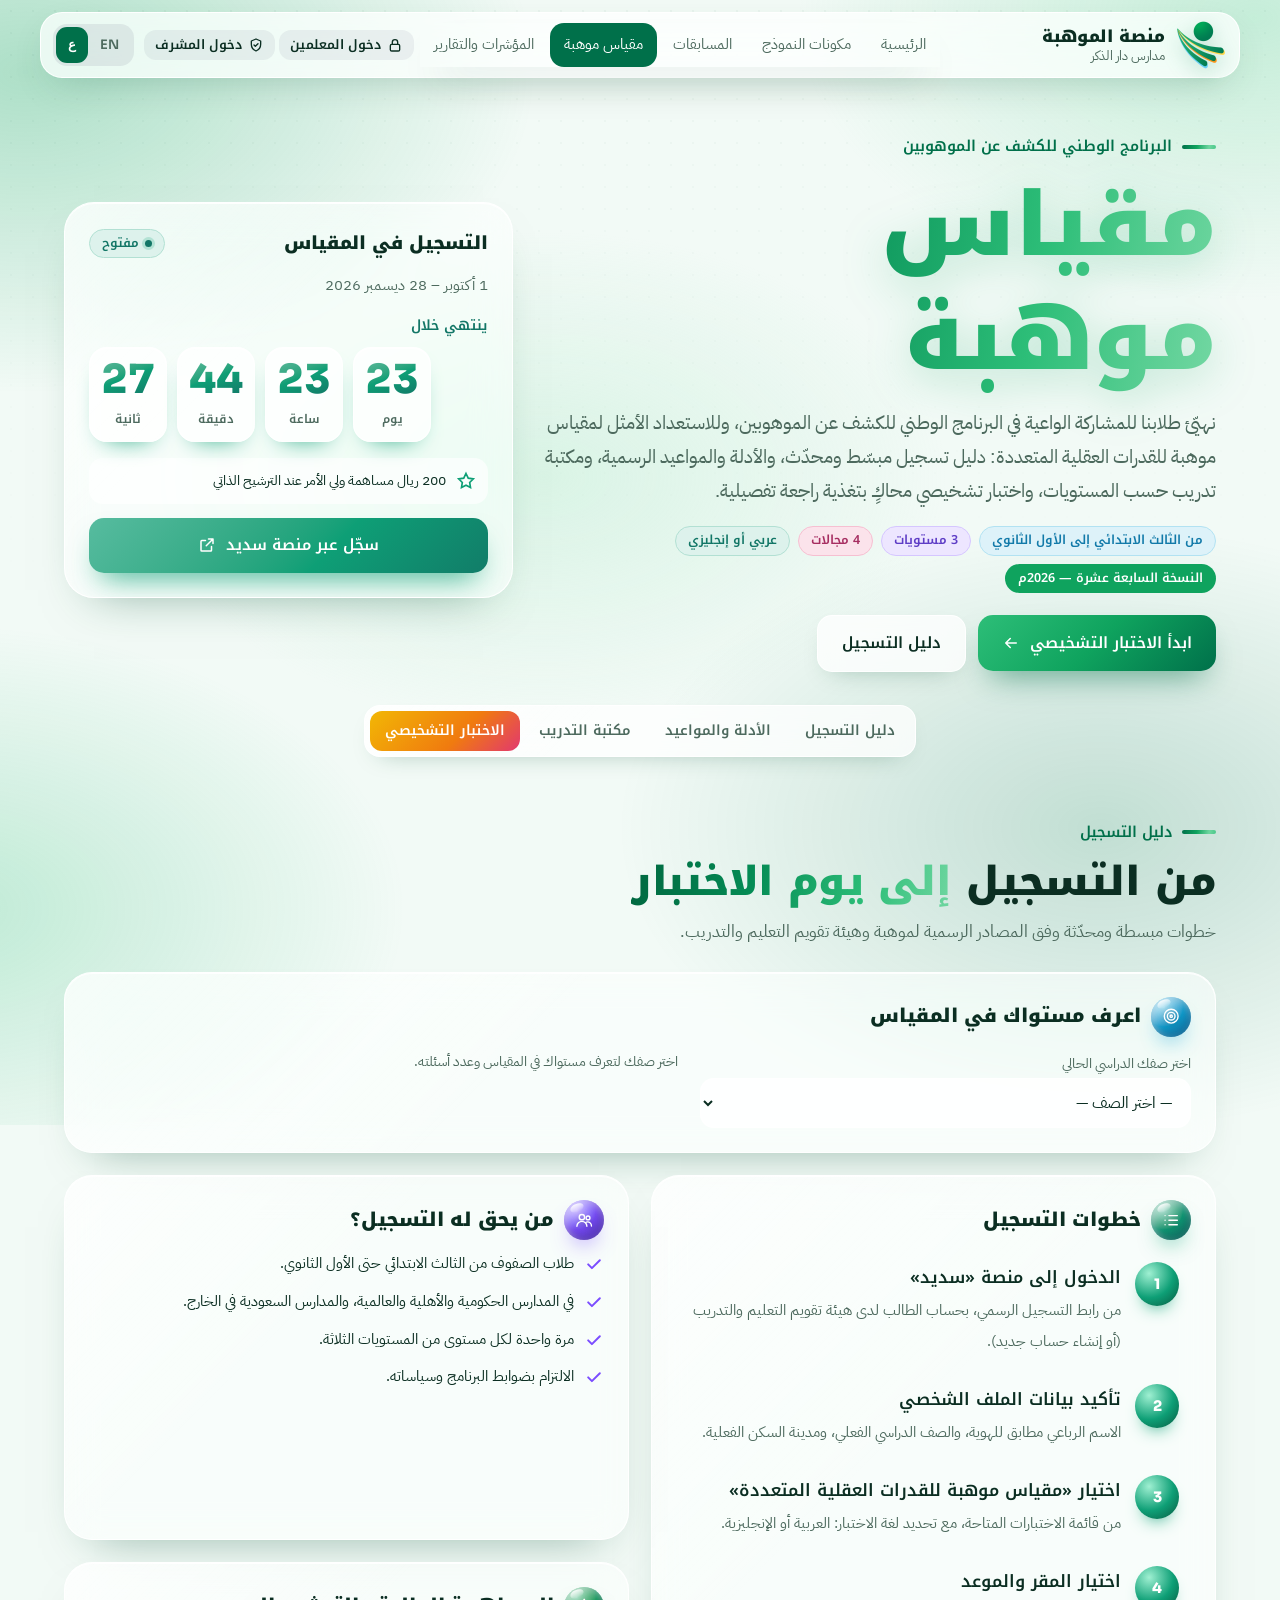
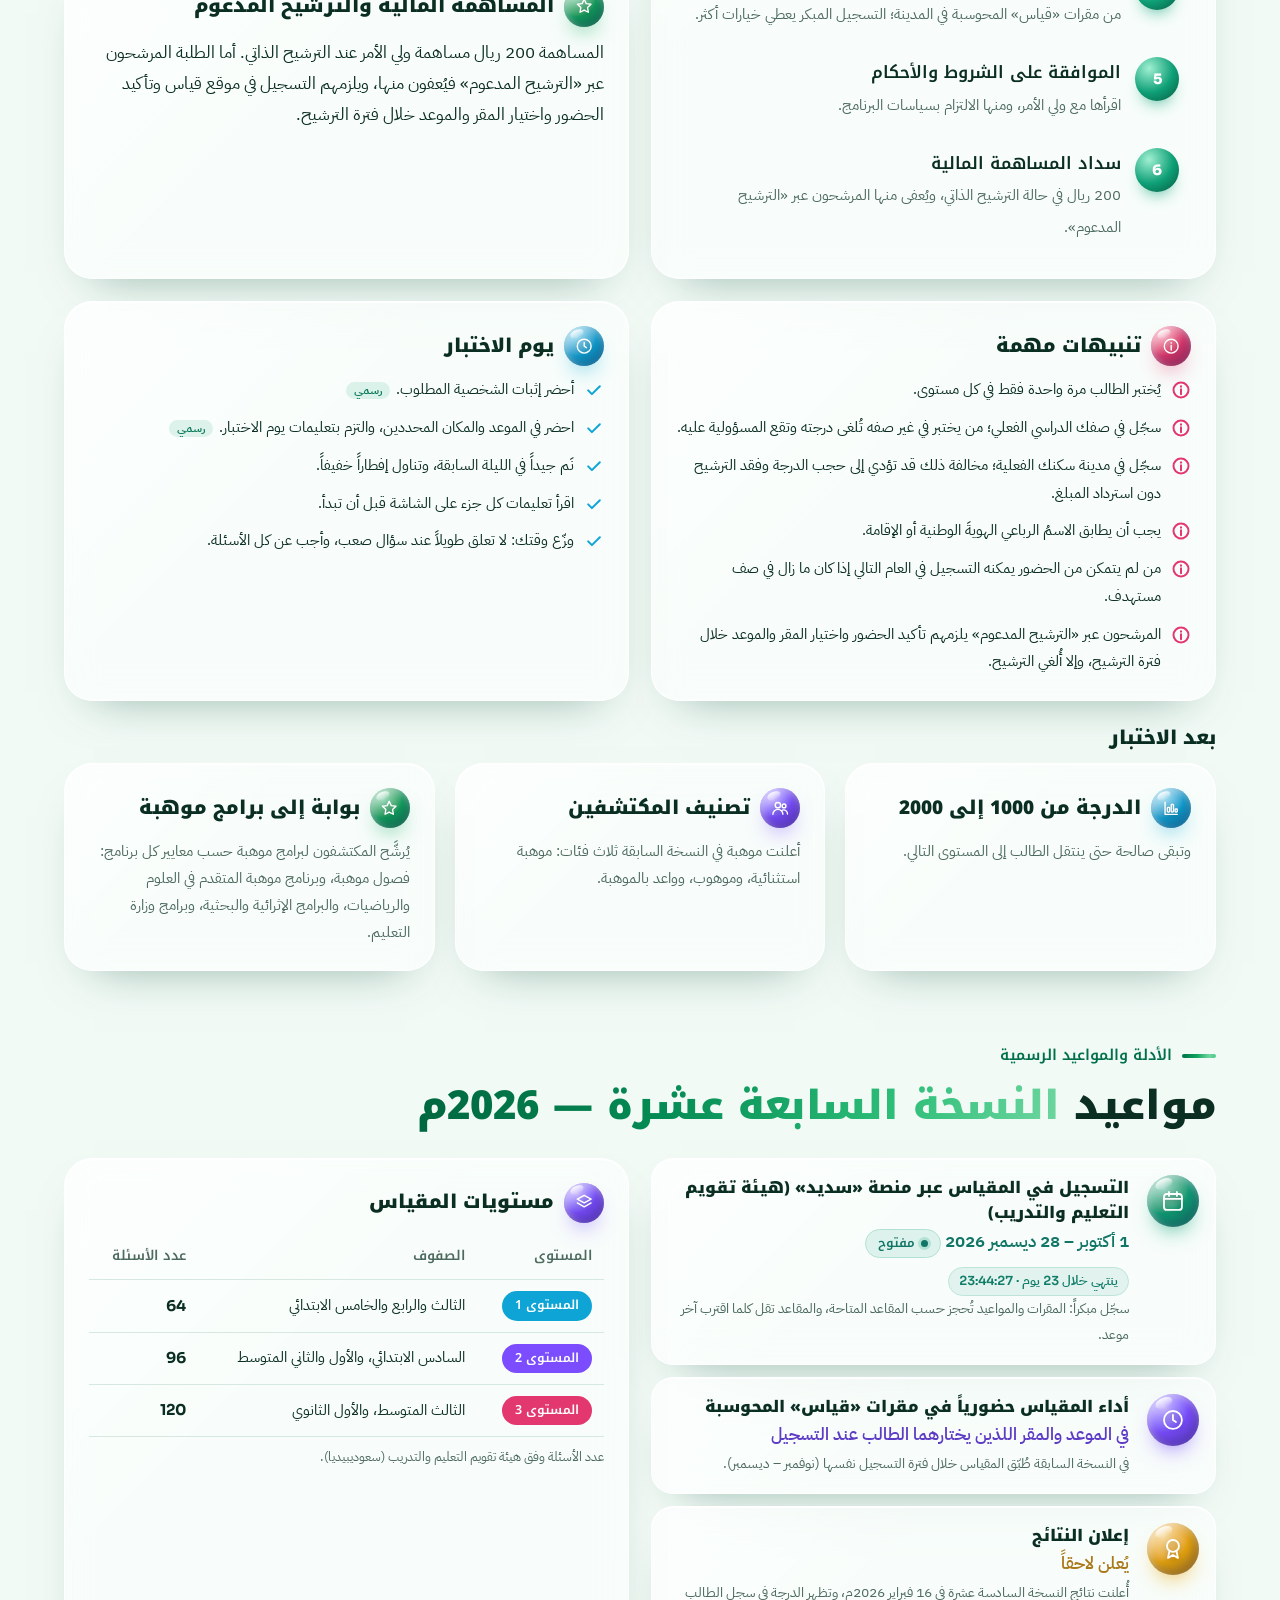
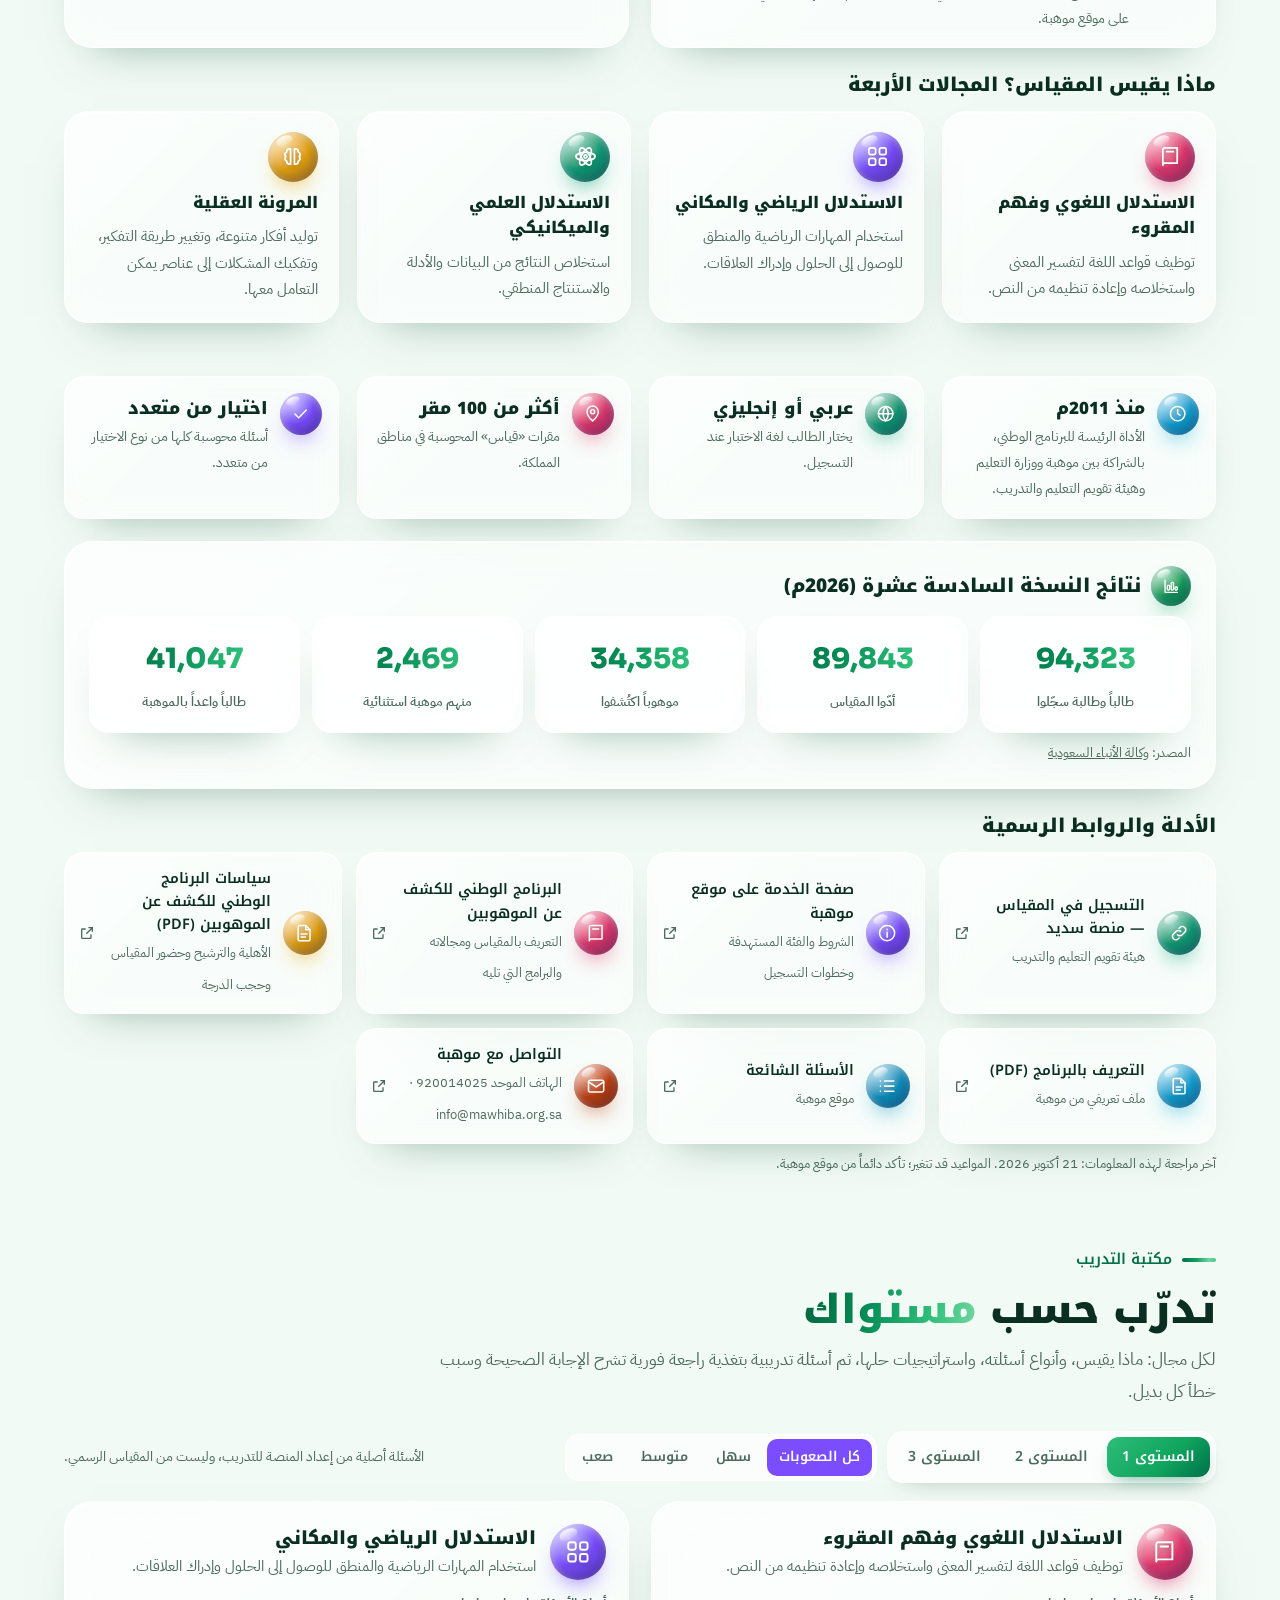
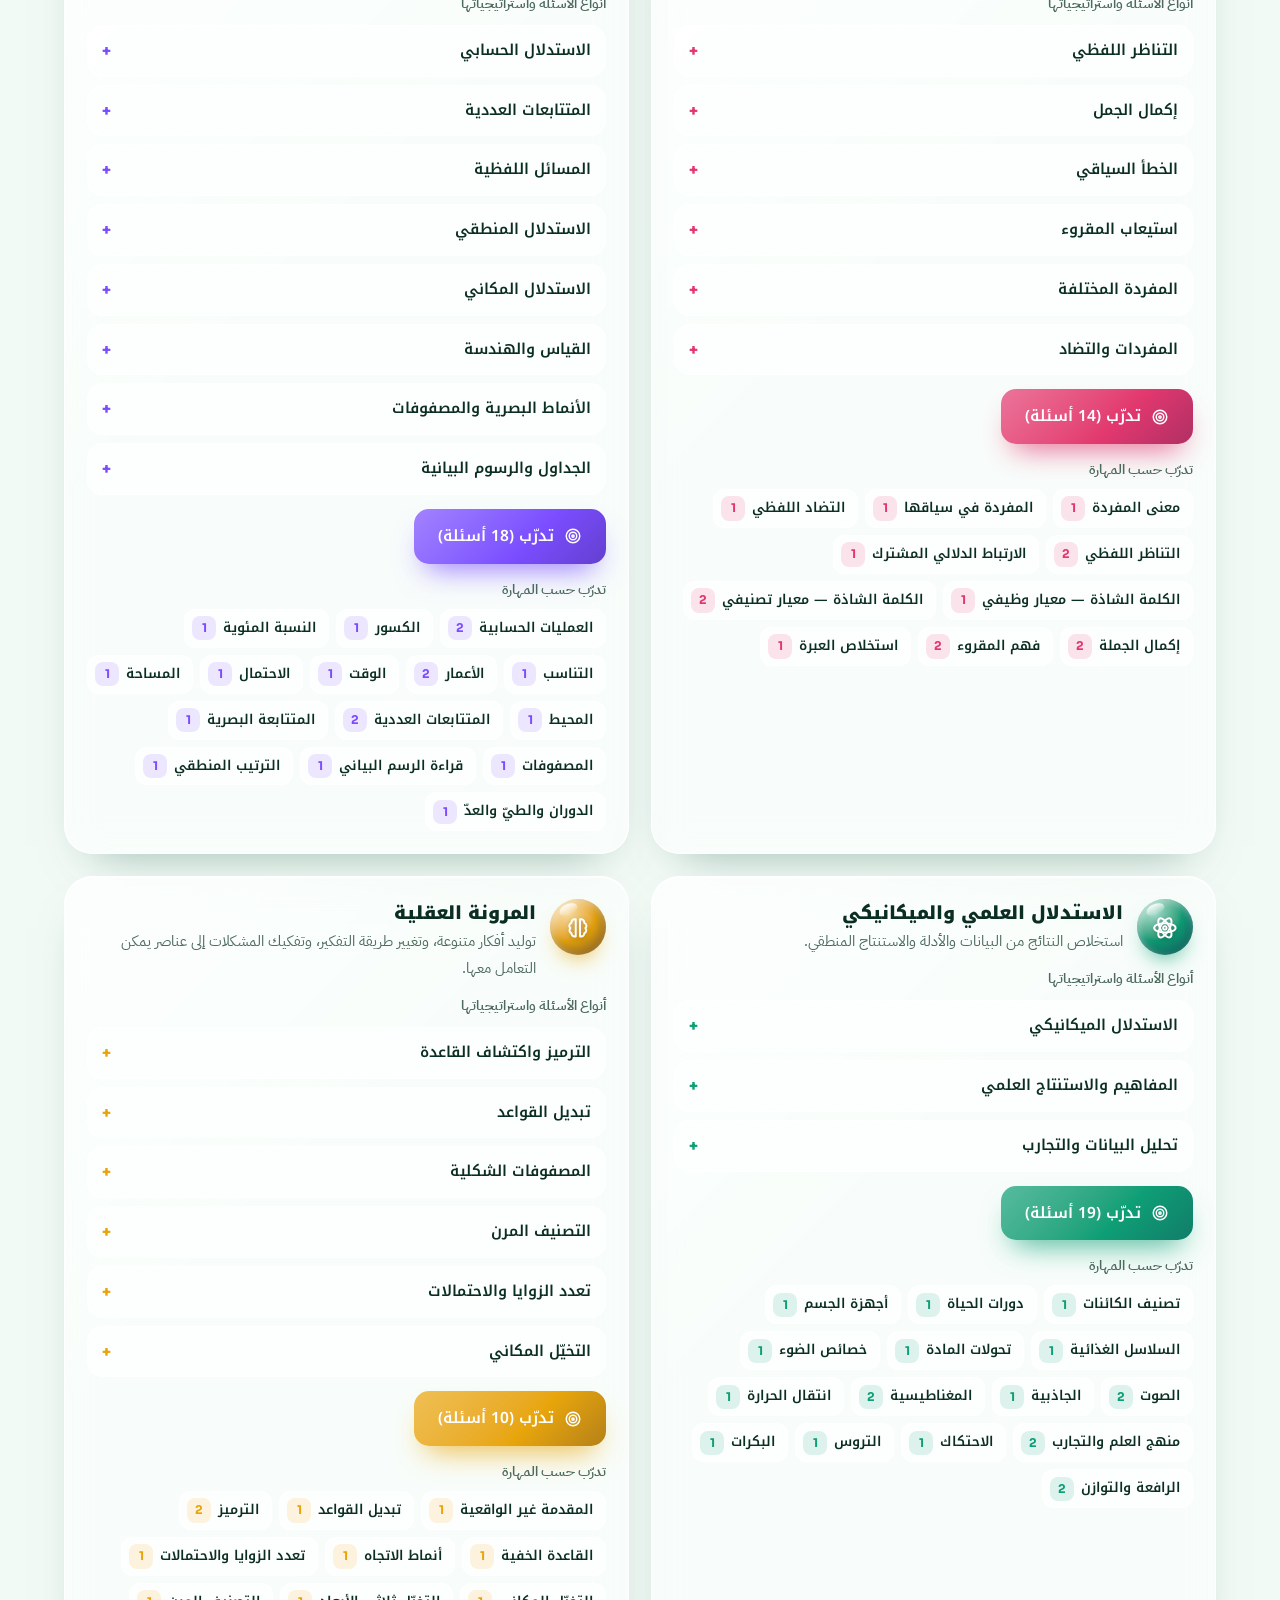
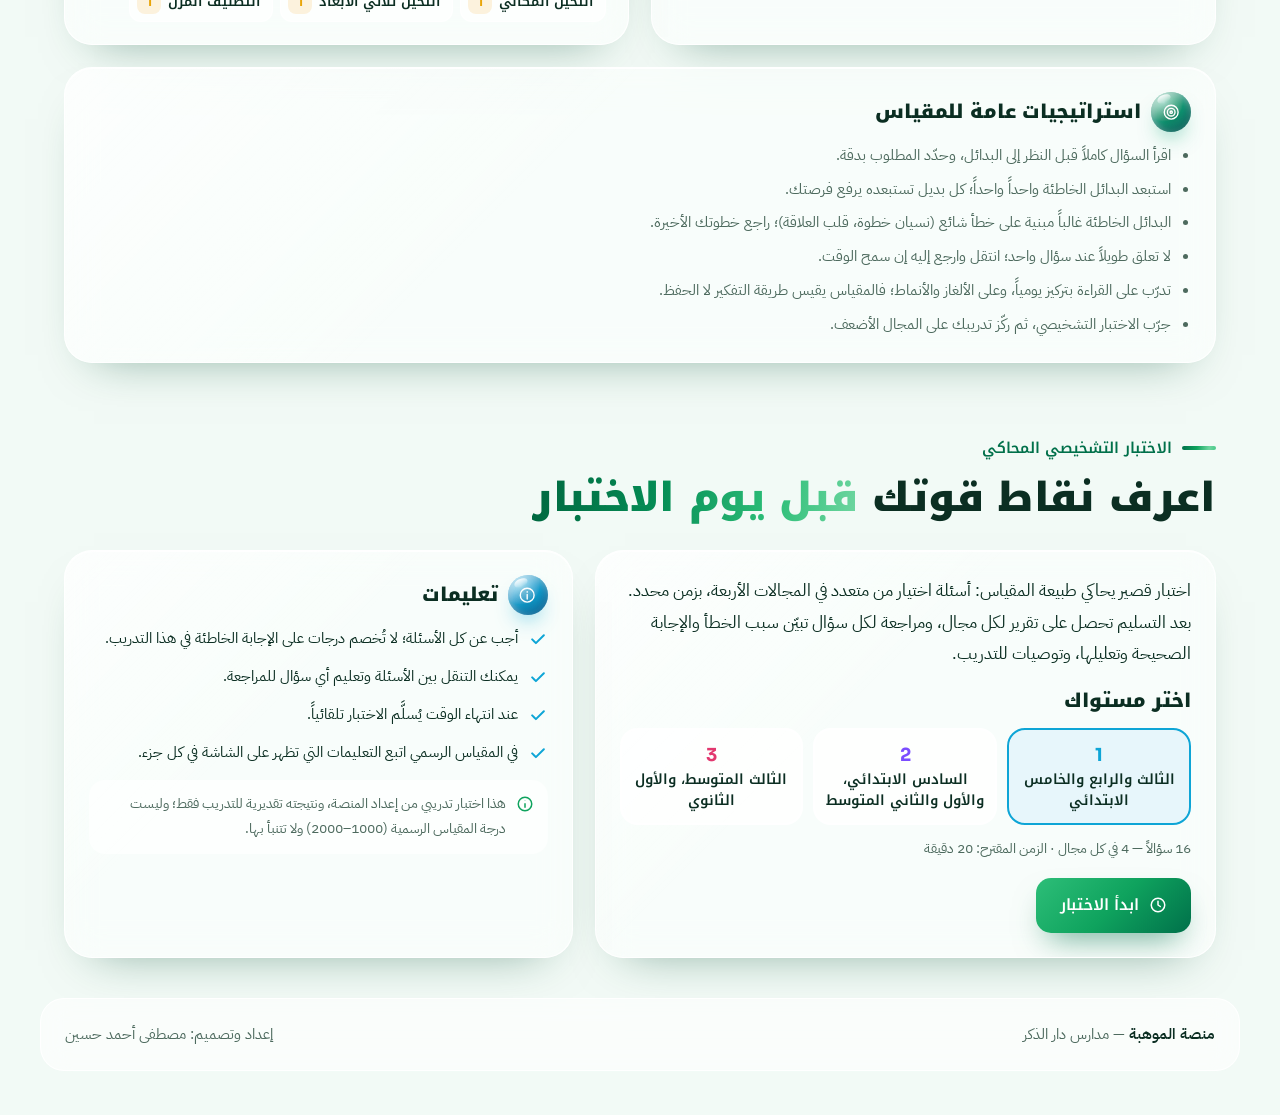
<file: mawhiba-test.html>
<!DOCTYPE html>
<html lang="ar" dir="rtl">
<head>
<meta charset="UTF-8">
<meta name="viewport" content="width=device-width, initial-scale=1.0">
<title>مقياس موهبة – منصة الموهبة</title>
<meta name="description" content="الاستعداد لمقياس موهبة للقدرات العقلية المتعددة: دليل التسجيل، والأدلة والمواعيد الرسمية، ومكتبة تدريب حسب المستويات، واختبار تشخيصي بتغذية راجعة تفصيلية.">
<link rel="preconnect" href="https://fonts.googleapis.com">
<link rel="preconnect" href="https://fonts.gstatic.com" crossorigin>
<link href="https://fonts.googleapis.com/css2?family=IBM+Plex+Sans+Arabic:wght@400;500;600&family=Noto+Kufi+Arabic:wght@300;600;900&family=Sora:wght@400;600;800&display=swap" rel="stylesheet">
<link rel="stylesheet" href="css/platform.css">
<script src="js/config.js"></script>
<script src="js/mawhiba-test-data.js"></script>
<script src="js/mawhiba-bank.js"></script>
<script src="js/mawhiba-bank2.js"></script>
<script src="js/platform.js"></script>
<style>
section{padding:56px 0 10px}
.sec-head{margin-bottom:24px}
.sec-sub{color:var(--muted);max-width:46em;margin-top:6px}
.card{border-radius:28px;padding:24px}
.h3{font-family:var(--display);font-weight:900;font-size:19px;line-height:1.6;margin-bottom:10px;display:flex;align-items:center;gap:10px}
.h3 .gorb{--sz:40px}
.mini{font-size:13.5px;color:var(--muted)}
.two{display:grid;grid-template-columns:1fr 1fr;gap:22px}
.three{display:grid;grid-template-columns:repeat(3,1fr);gap:20px}
.four{display:grid;grid-template-columns:repeat(4,1fr);gap:18px}
@media(max-width:1000px){.four{grid-template-columns:1fr 1fr}.three{grid-template-columns:1fr 1fr}}
@media(max-width:760px){.two,.three,.four{grid-template-columns:1fr}}
.stack{display:grid;gap:22px}

/* ---------- الهيرو ---------- */
.hero{padding:128px 0 20px}
.hero-grid{display:grid;grid-template-columns:1.2fr .8fr;gap:30px;align-items:center}
.hero h1{font-size:clamp(44px,7vw,88px);margin-bottom:8px}
.hero .lead{color:var(--muted);font-size:clamp(16px,1.5vw,18.5px);max-width:38em}
.hero .chips{display:flex;flex-wrap:wrap;gap:8px;margin:18px 0 22px}
.hero .cta{display:flex;flex-wrap:wrap;gap:12px}
.reg-card{border-radius:30px;padding:24px;--c:#0E9F76}
.reg-card .top{display:flex;justify-content:space-between;align-items:center;gap:10px;margin-bottom:12px}
.reg-card h3{font-family:var(--display);font-weight:900;font-size:18px}
.reg-card .when{font-size:14.5px;color:var(--muted);margin:2px 0 14px}
.reg-card .fee{display:flex;align-items:center;gap:10px;margin-top:16px;padding:10px 12px;border-radius:14px;background:rgba(255,255,255,.65);font-size:14px}
.reg-card .fee svg{width:20px;height:20px;stroke:var(--c);fill:none;stroke-width:2;flex:none}
.reg-card .btn{width:100%;justify-content:center;margin-top:14px}
@media(max-width:900px){.hero-grid{grid-template-columns:1fr}.hero{padding-top:104px}}

/* شريط الأقسام */
.jump{position:sticky;top:88px;z-index:30;display:flex;justify-content:center;margin:14px 0 0}
.jump .seg{overflow-x:auto;flex-wrap:nowrap;max-width:100%;scrollbar-width:none}
.jump .seg a{white-space:nowrap;padding:7px 15px;border-radius:12px;font-family:var(--display);font-weight:600;font-size:14px;color:var(--muted)}
.jump .seg a.on{color:#fff;background:linear-gradient(135deg,#F2B705,#F07B0F 60%,#E2386F)}
@media(max-width:900px){.jump{top:80px}}

/* المجالات */
.dom{border-radius:24px;padding:20px;display:flex;flex-direction:column;gap:8px}
.dom .gorb{--sz:50px}
.dom b{font-family:var(--display);font-weight:900;font-size:16px;line-height:1.6}
.dom p{font-size:14.5px;color:var(--muted);line-height:1.8}

/* اعرف مستواك */
.finder{display:grid;grid-template-columns:1fr 1.2fr;gap:22px;align-items:center}
.finder select{width:100%;height:50px;border-radius:14px;border:1px solid var(--glass-edge);background:rgba(255,255,255,.85);padding-inline:14px;font-size:16px}
.lvl-res{display:flex;gap:16px;align-items:center;padding:16px;border-radius:20px;background:color-mix(in srgb,var(--c) 10%,rgba(255,255,255,.7));border:1px solid color-mix(in srgb,var(--c) 26%,#fff)}
.lvl-res .gorb{--sz:64px}
.lvl-res h4{font-family:var(--display);font-weight:900;font-size:18px}
.lvl-res p{font-size:14.5px;color:var(--muted)}
.lvl-res .acts{display:flex;flex-wrap:wrap;gap:8px;margin-top:8px}
.btn.sm{padding:8px 14px;font-size:14px;border-radius:12px}
@media(max-width:760px){.finder{grid-template-columns:1fr}}

/* الخطوات */
.steps{list-style:none;display:grid;gap:4px;counter-reset:s}
.steps li{display:grid;grid-template-columns:44px 1fr;gap:14px;align-items:start;padding:12px;border-radius:18px;transition:background .2s}
.steps li:hover{background:rgba(255,255,255,.6)}
.steps .n{width:44px;height:44px;border-radius:50%;display:grid;place-items:center;color:#fff;font-family:'Sora',sans-serif;font-weight:800;
  background:radial-gradient(circle at 32% 26%,#9ff0d2,#0E9F76 55%,#07583f);box-shadow:0 10px 18px -10px #0E9F76}
.steps b{font-family:var(--display);font-weight:600;display:block}
.steps span{font-size:14.5px;color:var(--muted)}
.checks{list-style:none;display:grid;gap:10px}
.checks li{display:flex;gap:10px;align-items:flex-start;font-size:15px}
.checks svg{width:20px;height:20px;flex:none;margin-top:4px;stroke:var(--c,#0E9F76);fill:none;stroke-width:2.4;stroke-linecap:round;stroke-linejoin:round}
.warn{--c:#E2386F}
.ofc{font-size:11.5px;font-weight:600;padding:0 8px;border-radius:999px;background:rgba(14,159,118,.12);color:#0b7a5b;margin-inline-start:6px;white-space:nowrap}

/* المواعيد */
.tl{display:grid;gap:12px}
.tl .it{display:grid;grid-template-columns:56px 1fr;gap:14px;align-items:start;padding:16px;border-radius:22px}
.tl .it .gorb{--sz:52px}
.tl h4{font-family:var(--display);font-weight:900;font-size:16px;line-height:1.6}
.tl .d{font-weight:600;color:color-mix(in srgb,var(--c) 70%,#1A1640)}
.tl p{font-size:14px;color:var(--muted)}
.stats{display:grid;grid-template-columns:repeat(5,1fr);gap:12px}
.stat{border-radius:20px;padding:16px 12px;text-align:center}
.stat b{display:block;font-family:'Sora',sans-serif;font-weight:800;font-size:clamp(20px,2.4vw,28px);background:var(--gold-foil);background-size:220% 100%;-webkit-background-clip:text;background-clip:text;color:transparent}
.stat span{font-size:13px;color:var(--muted);font-weight:600}
@media(max-width:900px){.stats{grid-template-columns:repeat(2,1fr)}}
.src{font-size:12.5px;color:var(--muted);margin-top:8px}
.src a{text-decoration:underline}
table.lv{width:100%;border-collapse:collapse;font-size:15px}
table.lv th,table.lv td{text-align:start;padding:11px 12px;border-bottom:1px solid var(--line)}
table.lv th{font-family:var(--display);font-weight:600;font-size:13.5px;color:var(--muted)}
table.lv td b{font-family:'Sora',sans-serif}
.links{display:grid;grid-template-columns:repeat(auto-fill,minmax(260px,1fr));gap:14px}
.lnk{display:flex;gap:12px;align-items:center;padding:14px;border-radius:20px;transition:transform .2s}
.lnk:hover{transform:translateY(-4px)}
.lnk .gorb{--sz:44px}
.lnk b{font-family:var(--display);font-weight:600;font-size:14.5px;line-height:1.6;display:block}
.lnk small{font-size:12.5px;color:var(--muted)}
.lnk .ext{width:16px;height:16px;flex:none;margin-inline-start:auto;stroke:var(--muted);fill:none;stroke-width:2}
.fact{display:flex;gap:12px;align-items:flex-start;padding:16px;border-radius:20px}
.fact .gorb{--sz:42px}
.fact b{font-family:var(--display);font-weight:900;display:block}
.fact p{font-size:14px;color:var(--muted)}

/* المكتبة */
.lib-top{display:flex;flex-wrap:wrap;gap:14px;align-items:center;justify-content:space-between;margin-bottom:18px}
.sr-only{position:absolute;width:1px;height:1px;overflow:hidden;clip:rect(0 0 0 0);white-space:nowrap}
.dpanel{border-radius:28px;padding:22px}
.dpanel .hd{display:flex;gap:14px;align-items:flex-start;margin-bottom:12px}
.dpanel .hd .gorb{--sz:56px}
.dpanel .hd b{font-family:var(--display);font-weight:900;font-size:18px;display:block;line-height:1.6}
.dpanel .hd p{font-size:14.5px;color:var(--muted)}
details.ty{border-radius:16px;background:rgba(255,255,255,.55);border:1px solid var(--glass-edge);margin-top:8px}
details.ty summary{cursor:pointer;list-style:none;padding:11px 14px;font-family:var(--display);font-weight:600;font-size:15px;display:flex;justify-content:space-between;gap:10px}
details.ty summary::-webkit-details-marker{display:none}
details.ty summary::after{content:"+";font-family:'Sora';font-weight:800;color:var(--c)}
details.ty[open] summary::after{content:"−"}
details.ty .bd{padding:0 14px 14px;font-size:14.5px}
details.ty .bd ul{margin:8px 0 0;padding-inline-start:20px;color:var(--muted)}
.dpanel .go{margin-top:14px;display:flex;flex-wrap:wrap;gap:10px;align-items:center}
.skills{margin-top:14px}
.skills .mini{font-weight:600;margin-bottom:6px}
.skl{display:flex;flex-wrap:wrap;gap:7px}
.skl button{font:inherit;font-family:var(--display);font-weight:600;font-size:13.5px;display:inline-flex;align-items:center;gap:7px;padding:6px 7px 6px 12px;border-radius:12px;border:1px solid var(--glass-edge);background:rgba(255,255,255,.7);color:var(--ink);cursor:pointer}
html[dir=rtl] .skl button{padding:6px 12px 6px 7px}
.skl button b{font-family:'Sora',sans-serif;font-size:12px;min-width:24px;text-align:center;padding:1px 7px;border-radius:8px;background:color-mix(in srgb,var(--c) 14%,#fff);color:var(--c)}
.skl button:hover{border-color:var(--c)}
.skl button:disabled{opacity:.45;cursor:default}
.dfseg{display:inline-flex;gap:4px;padding:4px;border-radius:14px;background:rgba(255,255,255,.6);border:1px solid var(--glass-edge)}
.dfseg button{font:inherit;font-family:var(--display);font-weight:600;font-size:13.5px;border:0;background:none;padding:6px 12px;border-radius:10px;cursor:pointer;color:var(--muted)}
.dfseg button.on{background:var(--c,#7B4DFF);color:#fff}
.lib-filters{display:flex;flex-wrap:wrap;gap:10px;align-items:center}
.tipcard ul{padding-inline-start:20px;color:var(--muted);display:grid;gap:6px;font-size:15px}

/* الأسئلة */
.qcard{border-radius:26px;padding:22px}
.qmeta{display:flex;flex-wrap:wrap;gap:8px;align-items:center;justify-content:space-between;margin-bottom:12px}
.passage{white-space:pre-line;background:rgba(255,255,255,.7);border:1px solid var(--glass-edge);border-radius:16px;padding:14px 16px;margin-bottom:14px;font-size:15.5px;line-height:1.95}
.fig{display:flex;justify-content:center;margin:6px 0 14px;overflow-x:auto}
.fig .mwfig{max-width:100%;height:auto}
.qtext{font-family:var(--display);font-weight:600;font-size:17px;line-height:1.9;margin-bottom:14px}
.opts{display:grid;grid-template-columns:1fr 1fr;gap:10px}
.opts.figs{grid-template-columns:repeat(4,1fr)}
@media(max-width:620px){.opts{grid-template-columns:1fr}.opts.figs{grid-template-columns:1fr 1fr}}
.opt{display:flex;align-items:center;gap:12px;text-align:start;padding:12px 14px;border-radius:16px;border:2px solid var(--glass-edge);background:rgba(255,255,255,.8);font-size:16px;transition:border-color .2s,background .2s,transform .15s}
.opt:hover:not([disabled]){border-color:color-mix(in srgb,var(--violet) 40%,#fff);transform:translateY(-2px)}
.opt .l{flex:none;width:32px;height:32px;border-radius:50%;display:grid;place-items:center;font-family:'Sora','Noto Kufi Arabic',sans-serif;font-weight:800;font-size:14px;background:rgba(26,22,64,.07)}
.opt.sel{border-color:var(--violet);background:color-mix(in srgb,var(--violet) 9%,#fff)}
.opt.sel .l{background:var(--violet);color:#fff}
.opt.ok{border-color:var(--green);background:color-mix(in srgb,var(--green) 10%,#fff)}
.opt.ok .l{background:var(--green);color:#fff}
.opt.bad{border-color:var(--ruby);background:color-mix(in srgb,var(--ruby) 8%,#fff)}
.opt.bad .l{background:var(--ruby);color:#fff}
.opt[disabled]{cursor:default}
.opts.figs .opt{flex-direction:column;justify-content:center}
.opt .mwfig{width:84px;height:84px}
.fb{margin-top:14px;padding:14px 16px;border-radius:18px;font-size:15px;line-height:1.9}
.fb.good{background:color-mix(in srgb,var(--green) 10%,#fff);border:1px solid color-mix(in srgb,var(--green) 30%,#fff)}
.fb.bad{background:color-mix(in srgb,var(--ruby) 7%,#fff);border:1px solid color-mix(in srgb,var(--ruby) 26%,#fff)}
.fb h5{font-family:var(--display);font-weight:900;font-size:15.5px;margin-bottom:4px}
.fb .row{margin-top:6px}
.fb .row b{font-family:var(--display);font-weight:600}
.fb details{margin-top:8px}
.fb summary{cursor:pointer;font-weight:600;color:var(--muted);font-size:14px}
.fb details ul{padding-inline-start:20px;margin-top:6px;color:var(--muted);font-size:14px}

/* المحاكاة */
.dstart{display:grid;grid-template-columns:1.1fr .9fr;gap:22px}
@media(max-width:900px){.dstart{grid-template-columns:1fr}}
.lvpick{display:grid;grid-template-columns:repeat(3,1fr);gap:10px;margin:12px 0}
.lvpick button{border:2px solid var(--glass-edge);background:rgba(255,255,255,.75);border-radius:18px;padding:12px 8px;font-family:var(--display);font-weight:600;font-size:14px;line-height:1.5;transition:border-color .2s}
.lvpick button b{display:block;font-family:'Sora','Noto Kufi Arabic',sans-serif;font-size:18px;color:var(--c)}
.lvpick button.on{border-color:var(--c);background:color-mix(in srgb,var(--c) 10%,#fff)}
.runbar{position:sticky;top:146px;z-index:25;display:flex;flex-wrap:wrap;gap:12px;align-items:center;justify-content:space-between;padding:10px 14px;border-radius:20px;margin-bottom:14px}
.timer{display:inline-flex;align-items:center;gap:8px;font-family:'Sora',sans-serif;font-weight:800;font-size:20px;font-variant-numeric:tabular-nums;direction:ltr}
.timer svg{width:20px;height:20px;stroke:currentColor;fill:none;stroke-width:2}
.timer.low{color:var(--ruby)}
.prog{flex:1;min-width:140px;height:8px;border-radius:8px;background:rgba(26,22,64,.08);overflow:hidden}
.prog i{display:block;height:100%;background:linear-gradient(90deg,#F2B705,#E2386F);transition:width .3s}
.qnav{display:flex;flex-wrap:wrap;gap:6px;margin-top:14px}
.qnav button{width:36px;height:36px;border-radius:11px;border:1px solid var(--glass-edge);background:rgba(255,255,255,.75);font-family:'Sora',sans-serif;font-weight:700;font-size:13px;position:relative}
.qnav button.ans{background:color-mix(in srgb,var(--violet) 16%,#fff);border-color:color-mix(in srgb,var(--violet) 35%,#fff)}
.qnav button.cur{outline:2px solid var(--ink)}
.qnav button.flg::after{content:"";position:absolute;top:-3px;inset-inline-end:-3px;width:10px;height:10px;border-radius:50%;background:var(--amber);border:2px solid #fff}
.qctl{display:flex;flex-wrap:wrap;gap:10px;justify-content:space-between;align-items:center;margin-top:16px}
.flag.on{background:color-mix(in srgb,var(--amber) 18%,#fff)}
.confirm{margin-top:14px;padding:14px 16px;border-radius:18px;background:color-mix(in srgb,var(--amber) 12%,#fff);border:1px solid color-mix(in srgb,var(--amber) 30%,#fff)}
.confirm .acts{display:flex;gap:10px;flex-wrap:wrap;margin-top:10px}

/* النتيجة */
.res-top{display:grid;grid-template-columns:auto 1fr;gap:26px;align-items:center}
.ring{--p:0;width:150px;height:150px;border-radius:50%;display:grid;place-items:center;background:conic-gradient(var(--c) calc(var(--p) * 1%),rgba(26,22,64,.08) 0)}
.ring div{width:118px;height:118px;border-radius:50%;background:#fff;display:grid;place-items:center;text-align:center}
.ring b{font-family:'Sora',sans-serif;font-weight:800;font-size:32px;line-height:1}
.ring span{font-size:12.5px;color:var(--muted)}
@media(max-width:620px){.res-top{grid-template-columns:1fr;justify-items:center;text-align:center}}
.dbar{display:grid;grid-template-columns:minmax(150px,1fr) 2fr auto;gap:12px;align-items:center;padding:8px 0}
.dbar .t{font-family:var(--display);font-weight:600;font-size:14.5px}
.dbar .tr{height:12px;border-radius:12px;background:rgba(26,22,64,.08);overflow:hidden}
.dbar .tr i{display:block;height:100%;border-radius:12px;background:var(--c)}
.dbar .v{font-family:'Sora',sans-serif;font-weight:800;font-size:14px;white-space:nowrap}
@media(max-width:620px){.dbar{grid-template-columns:1fr auto}.dbar .tr{grid-column:1/-1;grid-row:2}}
.lvl-tag{font-size:12px;font-weight:600;padding:1px 9px;border-radius:999px;margin-inline-start:6px;color:#fff;background:var(--c)}
.recs{display:grid;gap:10px}
.rec{display:flex;flex-wrap:wrap;gap:10px;align-items:center;justify-content:space-between;padding:12px 14px;border-radius:16px;background:rgba(255,255,255,.65)}
.review-item{margin-top:14px}
.note-box{display:flex;gap:10px;align-items:flex-start;padding:12px 14px;border-radius:16px;background:rgba(255,255,255,.6);font-size:13.5px;color:var(--muted);margin-top:14px}
.note-box svg{width:18px;height:18px;flex:none;stroke:var(--gold);fill:none;stroke-width:2;margin-top:3px}
.last{margin-top:12px;font-size:14px;color:var(--muted)}

/* نافذة التدريب */
.ov{position:fixed;inset:0;z-index:90;background:rgba(26,22,64,.35);backdrop-filter:blur(6px);-webkit-backdrop-filter:blur(6px);display:none;align-items:flex-start;justify-content:center;overflow-y:auto;padding:90px 12px 30px}
.ov.open{display:flex}
.ov .panel{width:min(820px,100%);border-radius:30px;padding:22px;background:var(--glass-strong)}
.ov .ph{display:flex;justify-content:space-between;align-items:center;gap:10px;margin-bottom:12px}
.ov .x{width:40px;height:40px;border-radius:12px;border:1px solid var(--glass-edge);background:#fff;font-size:22px;line-height:1}

/* الرسوم */
.mwfig{color:var(--ink);overflow:visible}
.mwfig .st{fill:none;stroke:currentColor;stroke-width:3.2;stroke-linecap:round;stroke-linejoin:round}
.mwfig .thin{stroke-width:1.6}
.mwfig .bx{fill:#fff;stroke:rgba(26,22,64,.22);stroke-width:1.5}
.mwfig .qm{font:800 30px Sora,sans-serif;fill:var(--violet)}
.mwfig .gr{fill:color-mix(in srgb,var(--violet) 16%,#fff);stroke:currentColor;stroke-width:2}
.mwfig .hub,.mwfig .fl{fill:currentColor}
.mwfig .lb{font:800 16px Sora,sans-serif;fill:currentColor}
.mwfig .inv{fill:#fff}
.mwfig .ac{stroke:var(--ruby)}
.mwfig .ac.fl{fill:var(--ruby);stroke:none}
.mwfig .ac2{fill:var(--ruby)}
.mwfig .bk{fill:var(--violet)}
.mwfig .tk{font:600 13px Sora,sans-serif;fill:var(--muted)}
.mwfig .sym{font:700 22px 'Segoe UI Symbol','Noto Sans Symbols 2',sans-serif;fill:currentColor}
.mwfig .sh>*{fill:none;stroke:currentColor;stroke-width:3}
.mwfig .sh.full>*{fill:currentColor}
.mwfig .fc{fill:#fff;stroke:currentColor;stroke-width:2}
.mwfig .f2{fill:#EFEAFB}.mwfig .f3{fill:#E1D8F7}
.mwfig .hatch{stroke:currentColor;stroke-width:1.5;fill:none}
.mwfig .dash{stroke:rgba(26,22,64,.25);stroke-dasharray:4 4;fill:none}

@media print{
  body *{visibility:hidden}
  #diagRes,#diagRes *{visibility:visible}
  #diagRes{position:absolute;inset:0 0 auto 0}
  .no-print{display:none!important}
}
</style>
<!-- مظهر مؤقت بأخضر الشعار: احذف السطر التالي للرجوع إلى الألوان الأصلية -->
<link rel="stylesheet" href="css/theme-green.css">
</head>
<body>
<div class="aurora" aria-hidden="true"></div>
<div class="grain" aria-hidden="true"></div>

<header class="nav">
  <a href="index.html" class="brand">
    <img class="brand-logo" src="assets/school-emblem.png" alt="شعار مدارس دار الذكر" data-i18n-alt="alt.logo" width="48" height="48">
    <span><b data-i18n="brand">منصة الموهبة</b><small data-i18n="school">مدارس دار الذكر</small></span>
  </a>
  <div class="nav-right">
    <nav class="nav-links" id="navLinks">
      <a href="index.html" data-i18n="nav.home">الرئيسية</a>
      <a href="index.html#components" data-i18n="nav.model">مكونات النموذج</a>
      <a href="competitions.html" data-i18n="nav.comps">المسابقات</a>
      <a href="mawhiba-test.html" class="cur" data-i18n="nav.mtest">مقياس موهبة</a>
      <a href="kpis.html" data-i18n="nav.kpis">المؤشرات والتقارير</a>
    </nav>
    <span class="nav-staff"><a href="sijil.html" title="دخول المعلمين" data-i18n-title="footer.sijil"><svg viewBox="0 0 24 24" aria-hidden="true"><rect x="5" y="11" width="14" height="10" rx="2"/><path d="M8 11V8a4 4 0 018 0v3"/></svg><span data-i18n="footer.sijil">دخول المعلمين</span></a><a href="sijil-reports.html" title="دخول المشرف" data-i18n-title="footer.admin"><svg viewBox="0 0 24 24" aria-hidden="true"><path d="M12 3l7 3v5c0 4.6-3 8.5-7 10-4-1.5-7-5.4-7-10V6z"/><path d="M9 12l2 2 4-4"/></svg><span data-i18n="footer.admin">دخول المشرف</span></a></span>
    <button class="lang" id="langBtn" type="button" aria-label="Language"><span data-l="ar">ع</span><span data-l="en">EN</span></button>
    <button class="burger" id="burger" type="button" aria-label="القائمة" data-i18n-aria="aria.menu"><span></span><span></span><span></span></button>
  </div>
</header>

<main class="wrap" id="top">
  <section class="hero">
    <div class="hero-grid">
      <div>
        <div class="kicker" data-i18n="kicker">البرنامج الوطني للكشف عن الموهوبين</div>
        <h1 class="foil-title" data-i18n="title">مقياس موهبة</h1>
        <p class="lead" data-i18n="lead">نهيّئ طلابنا للمشاركة الواعية في البرنامج الوطني للكشف عن الموهوبين، وللاستعداد الأمثل لمقياس موهبة للقدرات العقلية المتعددة.</p>
        <div class="chips" id="heroChips"></div>
        <div class="cta">
          <a class="btn primary" href="#diag"><span data-i18n="cta.diag">ابدأ الاختبار التشخيصي</span><svg class="arr" viewBox="0 0 24 24"><path d="M19 12H5M11 6l-6 6 6 6"/></svg></a>
          <a class="btn ghost" href="#guide" data-i18n="cta.guide">دليل التسجيل</a>
        </div>
      </div>
      <aside class="reg-card glass" id="regCard"></aside>
    </div>
  </section>

  <div class="jump no-print"><div class="seg glass" id="jump">
    <a href="#guide" data-i18n="j.guide">دليل التسجيل</a>
    <a href="#dates" data-i18n="j.dates">الأدلة والمواعيد</a>
    <a href="#library" data-i18n="j.library">مكتبة التدريب</a>
    <a href="#diag" data-i18n="j.diag">الاختبار التشخيصي</a>
  </div></div>

  <!-- ============ دليل التسجيل ============ -->
  <section id="guide">
    <div class="sec-head reveal">
      <div class="kicker" data-i18n="g.kicker">دليل التسجيل</div>
      <h2 class="sec-title"><span data-i18n="g.t1">من التسجيل</span> <em data-i18n="g.t2">إلى يوم الاختبار</em></h2>
      <p class="sec-sub" data-i18n="g.sub">خطوات مبسطة ومحدّثة وفق المصادر الرسمية لموهبة وهيئة تقويم التعليم والتدريب.</p>
    </div>
    <div class="stack">
      <div class="card glass finder reveal" style="--c:#0EA5D6">
        <div>
          <div class="h3"><span class="gorb" style="--c:#0EA5D6" id="finderIc"></span><span data-i18n="f.t">اعرف مستواك في المقياس</span></div>
          <label class="mini" for="gradeSel" data-i18n="f.lbl">اختر صفك الدراسي الحالي</label>
          <select id="gradeSel"></select>
        </div>
        <div id="finderRes"></div>
      </div>
      <div class="two">
        <div class="card glass reveal" style="--c:#0E9F76">
          <div class="h3"><span class="gorb" style="--c:#0E9F76" data-ic="list"></span><span data-i18n="g.steps">خطوات التسجيل</span></div>
          <ol class="steps" id="steps"></ol>
        </div>
        <div class="stack">
          <div class="card glass reveal" style="--c:#7B4DFF">
            <div class="h3"><span class="gorb" style="--c:#7B4DFF" data-ic="users"></span><span data-i18n="g.who">من يحق له التسجيل؟</span></div>
            <ul class="checks" id="who"></ul>
          </div>
          <div class="card glass reveal" style="--c:var(--gold,#E8A50A)">
            <div class="h3"><span class="gorb" style="--c:var(--gold,#E8A50A)" data-ic="star"></span><span data-i18n="g.fee">المساهمة المالية والترشيح المدعوم</span></div>
            <p id="feeTxt"></p>
          </div>
        </div>
      </div>
      <div class="two">
        <div class="card glass reveal warn" style="--c:#E2386F">
          <div class="h3"><span class="gorb" style="--c:#E2386F" data-ic="info"></span><span data-i18n="g.rules">تنبيهات مهمة</span></div>
          <ul class="checks" id="rules"></ul>
        </div>
        <div class="card glass reveal" style="--c:#0EA5D6">
          <div class="h3"><span class="gorb" style="--c:#0EA5D6" data-ic="clock"></span><span data-i18n="g.day">يوم الاختبار</span></div>
          <ul class="checks" id="day"></ul>
        </div>
      </div>
      <div>
        <h3 class="h3 reveal" data-i18n="g.after">بعد الاختبار</h3>
        <div class="three" id="after"></div>
      </div>
    </div>
  </section>

  <!-- ============ الأدلة والمواعيد ============ -->
  <section id="dates">
    <div class="sec-head reveal">
      <div class="kicker" data-i18n="d.kicker">الأدلة والمواعيد الرسمية</div>
      <h2 class="sec-title"><span data-i18n="d.t1">مواعيد</span> <em id="edTitle"></em></h2>
    </div>
    <div class="stack">
      <div class="two">
        <div class="tl" id="timeline"></div>
        <div class="card glass reveal" style="--c:#7B4DFF">
          <div class="h3"><span class="gorb" style="--c:#7B4DFF" data-ic="layers"></span><span data-i18n="d.levels">مستويات المقياس</span></div>
          <table class="lv"><thead><tr><th data-i18n="d.lv">المستوى</th><th data-i18n="d.grades">الصفوف</th><th data-i18n="d.q">عدد الأسئلة</th></tr></thead><tbody id="lvTable"></tbody></table>
          <p class="src" data-i18n="d.lvsrc">عدد الأسئلة وفق هيئة تقويم التعليم والتدريب (سعوديبيديا).</p>
        </div>
      </div>
      <div>
        <h3 class="h3 reveal" data-i18n="d.domains">ماذا يقيس المقياس؟ المجالات الأربعة</h3>
        <div class="four" id="domains"></div>
        <p class="src reveal" data-i18n="d.domsrc">التعريفات وفق صفحة البرنامج الوطني للكشف عن الموهوبين على موقع موهبة.</p>
      </div>
      <div class="four" id="facts"></div>
      <div class="card glass reveal" style="--c:var(--gold,#E8A50A)">
        <div class="h3"><span class="gorb" style="--c:var(--gold,#E8A50A)" data-ic="chart"></span><span id="leTitle"></span></div>
        <div class="stats" id="leStats"></div>
        <p class="src"><span data-i18n="d.source">المصدر:</span> <a id="leSrc" target="_blank" rel="noopener" data-i18n="d.spa">وكالة الأنباء السعودية</a></p>
      </div>
      <div>
        <h3 class="h3 reveal" data-i18n="d.links">الأدلة والروابط الرسمية</h3>
        <div class="links" id="links"></div>
        <p class="src" id="reviewed"></p>
      </div>
    </div>
  </section>

  <!-- ============ مكتبة التدريب ============ -->
  <section id="library">
    <div class="sec-head reveal">
      <div class="kicker" data-i18n="l.kicker">مكتبة التدريب</div>
      <h2 class="sec-title"><span data-i18n="l.t1">تدرّب حسب</span> <em data-i18n="l.t2">مستواك</em></h2>
      <p class="sec-sub" data-i18n="l.sub">لكل مجال: ماذا يقيس، وأنواع أسئلته، واستراتيجيات حلها، ثم أسئلة تدريبية بتغذية راجعة فورية تشرح الإجابة الصحيحة وسبب خطأ كل بديل.</p>
    </div>
    <div class="lib-top">
      <div class="lib-filters"><div class="seg" id="libLv"></div><div class="dfseg" id="libDf" role="group"></div></div>
      <span class="mini" data-i18n="l.orig">الأسئلة أصلية من إعداد المنصة للتدريب، وليست من المقياس الرسمي.</span>
    </div>
    <div class="two" id="libGrid"></div>
    <div class="card glass tipcard reveal" style="margin-top:22px;--c:#0E9F76">
      <div class="h3"><span class="gorb" style="--c:#0E9F76" data-ic="target"></span><span data-i18n="l.gen">استراتيجيات عامة للمقياس</span></div>
      <ul id="genTips"></ul>
    </div>
  </section>

  <!-- ============ الاختبار التشخيصي ============ -->
  <section id="diag">
    <div class="sec-head reveal">
      <div class="kicker" data-i18n="x.kicker">الاختبار التشخيصي المحاكي</div>
      <h2 class="sec-title"><span data-i18n="x.t1">اعرف نقاط قوتك</span> <em data-i18n="x.t2">قبل يوم الاختبار</em></h2>
    </div>
    <div id="diagApp"></div>
  </section>
</main>

<div class="ov no-print" id="ov" role="dialog" aria-modal="true" aria-labelledby="ovTitle"><div class="panel glass" id="ovPanel"></div></div>

<footer>
  <div class="wrap">
    <div><b data-i18n="brand">منصة الموهبة</b> — <span data-i18n="school">مدارس دار الذكر</span></div>
    <div data-i18n="footer.credit">إعداد وتصميم: مصطفى أحمد حسين</div>
  </div>
</footer>

<script>
TP.addDict({
  ar: {
    'nav.mtest': 'مقياس موهبة',
    kicker: 'البرنامج الوطني للكشف عن الموهوبين', title: 'مقياس موهبة', title2: 'مقياس موهبة – منصة الموهبة',
    lead: 'نهيّئ طلابنا للمشاركة الواعية في البرنامج الوطني للكشف عن الموهوبين، وللاستعداد الأمثل لمقياس موهبة للقدرات العقلية المتعددة: دليل تسجيل مبسّط ومحدّث، والأدلة والمواعيد الرسمية، ومكتبة تدريب حسب المستويات، واختبار تشخيصي محاكٍ بتغذية راجعة تفصيلية.',
    'cta.diag': 'ابدأ الاختبار التشخيصي', 'cta.guide': 'دليل التسجيل',
    'chip.grades': 'من الثالث الابتدائي إلى الأول الثانوي', 'chip.levels': '3 مستويات', 'chip.domains': '4 مجالات', 'chip.lang': 'عربي أو إنجليزي',
    'reg.t': 'التسجيل في المقياس', 'reg.open': 'مفتوح', 'reg.soon': 'قريباً', 'reg.closed': 'مغلق', 'reg.btn': 'سجّل عبر منصة سديد', 'reg.over': 'انتهى التسجيل لهذه النسخة. تابع موقع موهبة لمواعيد النسخة القادمة.',
    'j.guide': 'دليل التسجيل', 'j.dates': 'الأدلة والمواعيد', 'j.library': 'مكتبة التدريب', 'j.diag': 'الاختبار التشخيصي',
    'g.kicker': 'دليل التسجيل', 'g.t1': 'من التسجيل', 'g.t2': 'إلى يوم الاختبار', 'g.sub': 'خطوات مبسطة ومحدّثة وفق المصادر الرسمية لموهبة وهيئة تقويم التعليم والتدريب.',
    'f.t': 'اعرف مستواك في المقياس', 'f.lbl': 'اختر صفك الدراسي الحالي', 'f.pick': '— اختر الصف —', 'f.hint': 'اختر صفك لتعرف مستواك في المقياس وعدد أسئلته.',
    'f.lv': 'المستوى {n}', 'f.q': '{q} سؤالاً في المقياس الرسمي', 'f.lib': 'التدريب لهذا المستوى', 'f.diag': 'الاختبار التشخيصي لهذا المستوى',
    'g.steps': 'خطوات التسجيل', 'g.who': 'من يحق له التسجيل؟', 'g.fee': 'المساهمة المالية والترشيح المدعوم', 'g.rules': 'تنبيهات مهمة', 'g.day': 'يوم الاختبار', 'g.after': 'بعد الاختبار',
    'who.1': 'طلاب الصفوف من الثالث الابتدائي حتى الأول الثانوي.', 'who.2': 'في المدارس الحكومية والأهلية والعالمية، والمدارس السعودية في الخارج.', 'who.3': 'مرة واحدة لكل مستوى من المستويات الثلاثة.', 'who.4': 'الالتزام بضوابط البرنامج وسياساته.',
    'fee.txt': 'المساهمة {fee}. أما الطلبة المرشحون عبر «الترشيح المدعوم» فيُعفون منها، ويلزمهم التسجيل في موقع قياس وتأكيد الحضور واختيار المقر والموعد خلال فترة الترشيح.',
    official: 'رسمي',
    'd.kicker': 'الأدلة والمواعيد الرسمية', 'd.t1': 'مواعيد', 'd.levels': 'مستويات المقياس', 'd.lv': 'المستوى', 'd.grades': 'الصفوف', 'd.q': 'عدد الأسئلة',
    'd.lvsrc': 'عدد الأسئلة وفق هيئة تقويم التعليم والتدريب (سعوديبيديا).', 'd.domains': 'ماذا يقيس المقياس؟ المجالات الأربعة', 'd.domsrc': 'التعريفات وفق صفحة البرنامج الوطني للكشف عن الموهوبين على موقع موهبة.',
    'd.source': 'المصدر:', 'd.spa': 'وكالة الأنباء السعودية', 'd.links': 'الأدلة والروابط الرسمية', 'd.reviewed': 'آخر مراجعة لهذه المعلومات: {d}. المواعيد قد تتغير؛ تأكد دائماً من موقع موهبة.',
    'l.kicker': 'مكتبة التدريب', 'l.t1': 'تدرّب حسب', 'l.t2': 'مستواك', 'l.sub': 'لكل مجال: ماذا يقيس، وأنواع أسئلته، واستراتيجيات حلها، ثم أسئلة تدريبية بتغذية راجعة فورية تشرح الإجابة الصحيحة وسبب خطأ كل بديل.',
    'l.orig': 'الأسئلة أصلية من إعداد المنصة للتدريب، وليست من المقياس الرسمي.', 'l.lv': 'المستوى {n}', 'l.types': 'أنواع الأسئلة واستراتيجياتها', 'l.practice': 'تدرّب ({n} أسئلة)', 'l.skills': 'تدرّب حسب المهارة', 'l.allDf': 'كل الصعوبات', 'p.skill': 'تدريب: {s} — المستوى {n}', 'l.none': 'لا توجد أسئلة بهذه الصعوبة هنا بعد.', 'l.gen': 'استراتيجيات عامة للمقياس',
    'tips.1': 'اقرأ السؤال كاملاً قبل النظر إلى البدائل، وحدّد المطلوب بدقة.', 'tips.2': 'استبعد البدائل الخاطئة واحداً واحداً؛ كل بديل تستبعده يرفع فرصتك.',
    'tips.3': 'البدائل الخاطئة غالباً مبنية على خطأ شائع (نسيان خطوة، قلب العلاقة)؛ راجع خطوتك الأخيرة.', 'tips.4': 'لا تعلق طويلاً عند سؤال واحد؛ انتقل وارجع إليه إن سمح الوقت.',
    'tips.5': 'تدرّب على القراءة بتركيز يومياً، وعلى الألغاز والأنماط؛ فالمقياس يقيس طريقة التفكير لا الحفظ.', 'tips.6': 'جرّب الاختبار التشخيصي، ثم ركّز تدريبك على المجال الأضعف.',
    'q.of': 'السؤال {i} من {n}', 'q.ok': 'إجابة صحيحة', 'q.bad': 'إجابة غير صحيحة', 'q.none': 'لم تُجب عن هذا السؤال', 'q.why': 'التعليل:', 'q.whyWrong': 'لماذا «{o}» غير صحيحة؟',
    'q.correct': 'الإجابة الصحيحة:', 'q.others': 'لماذا البدائل الأخرى غير صحيحة؟', 'q.next': 'السؤال التالي', 'q.prev': 'السابق', 'q.finish': 'إنهاء', 'q.check': 'تحقّق',
    'p.title': 'تدريب: {d} — المستوى {n}', 'p.done': 'أنهيت التدريب: {s} من {n}', 'p.again': 'أعد التدريب', 'p.diag': 'انتقل إلى الاختبار التشخيصي', 'p.close': 'إغلاق',
    'x.kicker': 'الاختبار التشخيصي المحاكي', 'x.t1': 'اعرف نقاط قوتك', 'x.t2': 'قبل يوم الاختبار',
    'x.about': 'اختبار قصير يحاكي طبيعة المقياس: أسئلة اختيار من متعدد في المجالات الأربعة، بزمن محدد. بعد التسليم تحصل على تقرير لكل مجال، ومراجعة لكل سؤال تبيّن سبب الخطأ والإجابة الصحيحة وتعليلها، وتوصيات للتدريب.',
    'x.pick': 'اختر مستواك', 'x.count': '{n} سؤالاً — {m} في كل مجال', 'x.time': 'الزمن المقترح: {t} دقيقة', 'x.start': 'ابدأ الاختبار',
    'x.rules': 'تعليمات', 'x.r1': 'أجب عن كل الأسئلة؛ لا تُخصم درجات على الإجابة الخاطئة في هذا التدريب.', 'x.r2': 'يمكنك التنقل بين الأسئلة وتعليم أي سؤال للمراجعة.', 'x.r3': 'عند انتهاء الوقت يُسلَّم الاختبار تلقائياً.', 'x.r4': 'في المقياس الرسمي اتبع التعليمات التي تظهر على الشاشة في كل جزء.',
    'x.disclaimer': 'هذا اختبار تدريبي من إعداد المنصة، ونتيجته تقديرية للتدريب فقط؛ وليست درجة المقياس الرسمية (1000–2000) ولا تتنبأ بها.',
    'x.flag': 'علّم للمراجعة', 'x.flagged': 'معلّم للمراجعة', 'x.submit': 'تسليم الاختبار', 'x.left': 'لديك {n} سؤال دون إجابة. هل تريد التسليم الآن؟', 'x.yes': 'نعم، سلّم', 'x.back': 'العودة إلى الأسئلة',
    'x.answered': 'أُجيب عن {a} من {n}', 'x.timeup': 'انتهى الوقت وسُلّم الاختبار تلقائياً.', 'x.last': 'آخر محاولة لك في هذا المستوى: {s} من {n} ({p}%) — {d}',
    'r.title': 'نتيجة الاختبار التشخيصي — المستوى {n}', 'r.score': 'الإجابات الصحيحة', 'r.time': 'الزمن المستغرق: {t}', 'r.byDom': 'الأداء في كل مجال',
    'r.strong': 'نقطة قوة', 'r.mid': 'متوسط', 'r.weak': 'يحتاج تدريباً', 'r.recs': 'توصيات التدريب', 'r.recWeak': 'ركّز على: {d}', 'r.recMid': 'عزّز: {d}', 'r.recAll': 'أداء ممتاز في كل المجالات؛ جرّب مستوى أعلى أو أعد التدريب لتثبيت مهاراتك.',
    'r.types': 'أنواع أسئلة أخطأت فيها: {t}', 'r.train': 'تدرّب الآن', 'r.review': 'مراجعة الأسئلة', 'r.all': 'الكل', 'r.wrong': 'الأخطاء', 'r.flagged': 'المعلّمة',
    'r.noneWrong': 'لا توجد أسئلة في هذا التصنيف.', 'r.print': 'طباعة التقرير', 'r.retry': 'أعد الاختبار', 'r.other': 'اختر مستوى آخر',
    'r.sum': 'أجبت إجابة صحيحة عن {s} من {n} أسئلة ({p}%).',
    min: 'دقيقة', sec: 'ثانية'
  },
  en: {
    'nav.mtest': 'Mawhiba Test',
    kicker: 'National Program for Gifted Identification', title: 'Mawhiba Test', title2: 'Mawhiba Test – Talent Platform',
    lead: 'We prepare our students to take part in the National Program for Gifted Identification with full awareness, and to be at their best for the Mawhiba Multiple Mental Abilities Test: a simple, up-to-date registration guide, the official guides and dates, a training library by level, and a simulated diagnostic test with detailed feedback.',
    'cta.diag': 'Start the diagnostic test', 'cta.guide': 'Registration guide',
    'chip.grades': 'Grade 3 to grade 10', 'chip.levels': '3 levels', 'chip.domains': '4 domains', 'chip.lang': 'Arabic or English',
    'reg.t': 'Test registration', 'reg.open': 'Open', 'reg.soon': 'Soon', 'reg.closed': 'Closed', 'reg.btn': 'Register on Sadeed', 'reg.over': 'Registration for this edition has closed. Follow the Mawhiba website for next edition’s dates.',
    'j.guide': 'Registration', 'j.dates': 'Guides & dates', 'j.library': 'Training library', 'j.diag': 'Diagnostic test',
    'g.kicker': 'Registration guide', 'g.t1': 'From registration', 'g.t2': 'to test day', 'g.sub': 'Simple, up-to-date steps based on the official sources of Mawhiba and the Education & Training Evaluation Commission.',
    'f.t': 'Find your test level', 'f.lbl': 'Choose your current grade', 'f.pick': '— Choose your grade —', 'f.hint': 'Choose your grade to see your level and its number of questions.',
    'f.lv': 'Level {n}', 'f.q': '{q} questions in the official test', 'f.lib': 'Training for this level', 'f.diag': 'Diagnostic test for this level',
    'g.steps': 'Registration steps', 'g.who': 'Who can register?', 'g.fee': 'Fee & supported nomination', 'g.rules': 'Important notes', 'g.day': 'Test day', 'g.after': 'After the test',
    'who.1': 'Students from grade 3 (primary) to grade 10 (1st secondary).', 'who.2': 'In public, private and international schools, and Saudi schools abroad.', 'who.3': 'Once per level, across the three levels.', 'who.4': 'Following the program’s rules and policies.',
    'fee.txt': 'The contribution is {fee}. Students nominated through “supported nomination” are exempt; they must register on the Qiyas site, confirm attendance and choose a venue and date within the nomination window.',
    official: 'official',
    'd.kicker': 'Official guides & dates', 'd.t1': 'Dates —', 'd.levels': 'Test levels', 'd.lv': 'Level', 'd.grades': 'Grades', 'd.q': 'Questions',
    'd.lvsrc': 'Question counts per the Education & Training Evaluation Commission (Saudipedia).', 'd.domains': 'What does the test measure? The four domains', 'd.domsrc': 'Definitions from the National Program for Gifted Identification page on the Mawhiba website.',
    'd.source': 'Source:', 'd.spa': 'Saudi Press Agency', 'd.links': 'Official guides & links', 'd.reviewed': 'Last reviewed: {d}. Dates may change; always confirm on the Mawhiba website.',
    'l.kicker': 'Training library', 'l.t1': 'Train for', 'l.t2': 'your level', 'l.sub': 'For each domain: what it measures, its question types and how to tackle them, then practice questions with instant feedback that explains the right answer and why each other option is wrong.',
    'l.orig': 'Questions are original practice items written by the platform, not taken from the official test.', 'l.lv': 'Level {n}', 'l.types': 'Question types & strategies', 'l.practice': 'Practise ({n} questions)', 'l.skills': 'Practise by skill', 'l.allDf': 'All levels of difficulty', 'p.skill': 'Practice: {s} — Level {n}', 'l.none': 'No questions at this difficulty here yet.', 'l.gen': 'General strategies for the test',
    'tips.1': 'Read the whole question before looking at the options, and pin down exactly what is asked.', 'tips.2': 'Eliminate wrong options one by one; every option you rule out raises your chances.',
    'tips.3': 'Wrong options are often built on a common slip (a forgotten step, a reversed relation); re-check your last step.', 'tips.4': 'Do not get stuck on one question; move on and come back if time allows.',
    'tips.5': 'Practise focused reading every day, plus puzzles and patterns: the test measures how you think, not what you memorise.', 'tips.6': 'Try the diagnostic test, then focus your training on your weakest domain.',
    'q.of': 'Question {i} of {n}', 'q.ok': 'Correct', 'q.bad': 'Not correct', 'q.none': 'You did not answer this question', 'q.why': 'Explanation:', 'q.whyWrong': 'Why is “{o}” wrong?',
    'q.correct': 'Correct answer:', 'q.others': 'Why are the other options wrong?', 'q.next': 'Next question', 'q.prev': 'Previous', 'q.finish': 'Finish', 'q.check': 'Check',
    'p.title': 'Practice: {d} — Level {n}', 'p.done': 'Practice complete: {s} of {n}', 'p.again': 'Practise again', 'p.diag': 'Go to the diagnostic test', 'p.close': 'Close',
    'x.kicker': 'Simulated diagnostic test', 'x.t1': 'Know your strengths', 'x.t2': 'before test day',
    'x.about': 'A short test that mirrors the nature of the real one: timed multiple-choice questions across the four domains. When you submit, you get a report for each domain, a review of every question showing why an answer is wrong and the right answer with its reasoning, and training recommendations.',
    'x.pick': 'Choose your level', 'x.count': '{n} questions — {m} per domain', 'x.time': 'Suggested time: {t} minutes', 'x.start': 'Start the test',
    'x.rules': 'Instructions', 'x.r1': 'Answer every question; wrong answers lose no marks in this practice test.', 'x.r2': 'You can move between questions and flag any question for review.', 'x.r3': 'When time runs out, the test is submitted automatically.', 'x.r4': 'In the official test, follow the on-screen instructions for each part.',
    'x.disclaimer': 'This is a practice test written by the platform; its result is only a training estimate. It is not the official test score (1000–2000) and does not predict it.',
    'x.flag': 'Flag for review', 'x.flagged': 'Flagged', 'x.submit': 'Submit test', 'x.left': 'You have {n} unanswered question(s). Submit now?', 'x.yes': 'Yes, submit', 'x.back': 'Back to the questions',
    'x.answered': '{a} of {n} answered', 'x.timeup': 'Time is up; the test was submitted automatically.', 'x.last': 'Your last attempt at this level: {s} of {n} ({p}%) — {d}',
    'r.title': 'Diagnostic result — Level {n}', 'r.score': 'correct answers', 'r.time': 'Time taken: {t}', 'r.byDom': 'Performance by domain',
    'r.strong': 'Strength', 'r.mid': 'Average', 'r.weak': 'Needs practice', 'r.recs': 'Training recommendations', 'r.recWeak': 'Focus on: {d}', 'r.recMid': 'Strengthen: {d}', 'r.recAll': 'Excellent in every domain; try a higher level or practise again to lock in your skills.',
    'r.types': 'Question types you missed: {t}', 'r.train': 'Practise now', 'r.review': 'Question review', 'r.all': 'All', 'r.wrong': 'Mistakes', 'r.flagged': 'Flagged',
    'r.noneWrong': 'No questions in this view.', 'r.print': 'Print report', 'r.retry': 'Retake the test', 'r.other': 'Choose another level',
    'r.sum': 'You answered {s} of {n} questions correctly ({p}%).',
    min: 'min', sec: 'sec'
  }
});

const I = window.MW_INFO, BANK = (typeof MW_BANK !== 'undefined' ? MW_BANK : []);
const DOMS = I.domains, DOM = Object.fromEntries(DOMS.map(d => [d.id, d]));
const EN = () => TP.lang() === 'en';
const L = v => v == null ? '' : Array.isArray(v) ? v[EN() ? 1 : 0] : (typeof v === 'object' ? TP.tx(v) : v);
const F = (k, o) => TP.t(k).replace(/\{(\w+)\}/g, (m, p) => o && o[p] != null ? o[p] : m);
const $ = s => document.querySelector(s);
const esc = TP.esc;
/* عزل التعابير الرياضية حتى لا ينقلب ترتيبها داخل النص العربي */
const MATH = /\(?\d[\d\s.,/%²√×÷+\-−=:()]*[\d)%²]|\d/g;
const T = v => EN() ? esc(v) : esc(v).replace(MATH, m => /[+\-−×÷=/:]/.test(m) && /\d\D+\d/.test(m) ? `<bdi dir="ltr">${m}</bdi>` : m);
const LETTERS = { ar: ['أ', 'ب', 'ج', 'د'], en: ['A', 'B', 'C', 'D'] };
const store = { get(k, d) { try { const v = localStorage.getItem(k); return v == null ? d : JSON.parse(v); } catch (e) { return d; } }, set(k, v) { try { localStorage.setItem(k, JSON.stringify(v)); } catch (e) {} } };
const typeOf = (d, t) => (I.types[d] || []).find(x => x.id === t);
const lvColor = n => (I.levels.find(l => l.n === n) || {}).c || '#7B4DFF';

/* ترتيب ثابت للبدائل لكل سؤال (حتى لا يكون موضع الإجابة الصحيحة متوقعاً) */
function order(q) {
  const n = optsOf(q).length, idx = [...Array(n).keys()];
  let h = 0; for (const ch of q.id) h = (h * 31 + ch.charCodeAt(0)) >>> 0;
  for (let i = n - 1; i > 0; i--) { h = (h * 1103515245 + 12345) >>> 0; const j = h % (i + 1); [idx[i], idx[j]] = [idx[j], idx[i]]; }
  return idx;
}
const optsOf = q => Array.isArray(q.o) ? q.o : q.o[EN() ? 'en' : 'ar'];
const optText = (q, i) => { const o = optsOf(q)[i]; return o.f ? L(o) : L(o); };
/* q.hl: إخفاء وصف البديل المرسوم حتى تظهر الإجابة (حين يكشف الوصفُ الحلَّ) */
const optHtml = (q, i, rev) => { const o = optsOf(q)[i]; return o.f ? `${o.f}${q.hl && !rev ? `<span class="sr-only">${esc(L(o))}</span>` : `<span class="mini">${esc(L(o))}</span>`}` : `<span>${T(L(o))}</span>`; };

/* ---------- عرض سؤال ---------- */
function qHTML(q, st) {
  /* st: { pick: index أصلي أو undefined, reveal: bool, name: للاستدعاء } */
  const ord = order(q), isFig = optsOf(q).some(o => o.f), lt = LETTERS[EN() ? 'en' : 'ar'], d = DOM[q.d];
  const typ = typeOf(q.d, q.t);
  const sk = skillOf(q.d, q.k), dfi = DIFFS.find(x => x.n === q.df);
  let h = `<div class="qmeta"><span class="tag" style="--c:${d.c}">${esc(L(d.name))}</span>${sk ? `<span class="tag" style="--c:#8A86A6">${esc(L(sk))}</span>` : typ ? `<span class="tag" style="--c:#8A86A6">${esc(L(typ.name))}</span>` : ''}${dfi && st.act === 'pr' ? `<span class="tag" style="--c:${dfi.c}">${esc(L(dfi))}</span>` : ''}${st.head || ''}</div>`;
  if (q.p) h += `<div class="passage">${T(L(q.p))}</div>`;
  if (q.f) h += `<div class="fig">${q.f}</div>`;
  h += `<div class="qtext" id="qt-${q.id}">${T(L(q.q))}</div><div class="opts${isFig ? ' figs' : ''}" role="radiogroup" aria-labelledby="qt-${q.id}">`;
  ord.forEach((oi, k) => {
    let cls = '';
    if (st.reveal) cls = oi === q.a ? ' ok' : (oi === st.pick ? ' bad' : '');
    else if (oi === st.pick) cls = ' sel';
    h += `<button type="button" class="opt${cls}" role="radio" aria-checked="${oi === st.pick}" data-act="${st.act || ''}" data-q="${q.id}" data-o="${oi}"${st.reveal ? ' disabled' : ''}><span class="l">${lt[k]}</span>${optHtml(q, oi, st.reveal)}</button>`;
  });
  h += '</div>';
  if (st.reveal) h += fbHTML(q, st.pick);
  return h;
}
function fbHTML(q, pick) {
  const ok = pick === q.a, none = pick == null;
  let h = `<div class="fb ${ok ? 'good' : 'bad'}"><h5>${ok ? '✓ ' + TP.t('q.ok') : none ? TP.t('q.none') : '✗ ' + TP.t('q.bad')}</h5>`;
  if (!ok && !none) h += `<div class="row"><b>${T(F('q.whyWrong', { o: optText(q, pick) }))}</b> ${T(L(q.x[pick]))}</div>`;
  if (!ok) h += `<div class="row"><b>${TP.t('q.correct')}</b> «${T(optText(q, q.a))}»</div>`;
  h += `<div class="row"><b>${TP.t('q.why')}</b> ${T(L(q.w))}</div>`;
  const others = optsOf(q).map((o, i) => i).filter(i => i !== q.a && i !== pick);
  if (others.length) h += `<details><summary>${TP.t('q.others')}</summary><ul>${others.map(i => `<li><b>«${T(optText(q, i))}»</b>: ${T(L(q.x[i]))}</li>`).join('')}</ul></details>`;
  return h + '</div>';
}

/* ---------- الهيرو وبطاقة التسجيل ---------- */
const REG = I.dates.find(d => d.id === 'reg');
function regItem() { return REG ? { d: TP.parseDate(REG.date), e: TP.parseDate(REG.end), ar: REG.ar, en: REG.en } : null; }
function renderHero() {
  document.title = TP.t('title2');
  $('#heroChips').innerHTML = [['chip.grades', '#0EA5D6'], ['chip.levels', '#7B4DFF'], ['chip.domains', '#E2386F'], ['chip.lang', '#0E9F76']].map(([k, c]) => `<span class="tag" style="--c:${c}">${TP.t(k)}</span>`).join('') +
    `<span class="tag solid" style="--c:var(--gold,#E8A50A)">${esc(L(I.edition))}</span>`;
  const it = regItem(), ph = it ? TP.phase(it) : 'undated';
  const st = ph === 'cur' ? 'open' : ph === 'future' ? 'soon' : 'closed';
  $('#regCard').innerHTML = `<div class="top"><h3>${TP.t('reg.t')}</h3><span class="tag status-${st}"><span class="dot"></span>${TP.t('reg.' + st)}</span></div>
    <div class="when">${it ? esc(TP.fmtRange(it.d, it.e)) : ''}</div>
    ${ph === 'past' ? `<p class="mini">${TP.t('reg.over')}</p>` : TP.countdown(it)}
    <div class="fee">${TP.icon('star')}<span>${esc(L(I.fee))}</span></div>
    <a class="btn tint" style="--c:#0E9F76" href="${(I.links[0] || {}).url}" target="_blank" rel="noopener"><span>${TP.t('reg.btn')}</span>${TP.icon('ext')}</a>`;
}

/* ---------- دليل التسجيل ---------- */
let LEVEL = store.get('mw-level', 1);
function setLevel(n) { LEVEL = n; store.set('mw-level', n); renderLibrary(); if (!RUN) renderDiag(); }
function renderGuide() {
  document.querySelectorAll('[data-ic]').forEach(e => e.innerHTML = TP.icon(e.dataset.ic));
  $('#finderIc').innerHTML = TP.icon('target');
  const g = store.get('mw-grade', '');
  $('#gradeSel').innerHTML = `<option value="">${TP.t('f.pick')}</option>` + I.gradeMap.map((r, i) => `<option value="${i}"${String(i) === String(g) ? ' selected' : ''}>${esc(EN() ? r[1] : r[0])}</option>`).join('');
  renderFinder();
  $('#steps').innerHTML = I.steps.map((s, i) => `<li><span class="n">${i + 1}</span><div><b>${esc(L(s))}</b><span>${esc(L(s.d))}</span></div></li>`).join('');
  const chk = TP.icon('check');
  $('#who').innerHTML = ['who.1', 'who.2', 'who.3', 'who.4'].map(k => `<li>${chk}<span>${TP.t(k)}</span></li>`).join('');
  $('#feeTxt').textContent = F('fee.txt', { fee: L(I.fee) });
  $('#rules').innerHTML = I.rules.map(r => `<li>${TP.icon('info')}<span>${esc(L(r))}</span></li>`).join('');
  $('#day').innerHTML = I.testDay.map(r => `<li>${chk}<span>${esc(L(r))}${r.official ? `<span class="ofc">${TP.t('official')}</span>` : ''}</span></li>`).join('');
  $('#after').innerHTML = I.after.map((a, i) => `<div class="card glass reveal" style="--c:${['#0EA5D6', '#7B4DFF', 'var(--gold,#E8A50A)'][i % 3]}"><div class="h3"><span class="gorb" style="--c:${['#0EA5D6', '#7B4DFF', 'var(--gold,#E8A50A)'][i % 3]}">${TP.icon(a.ic)}</span><span>${esc(L(a))}</span></div><p class="mini" style="font-size:14.5px">${esc(L(a.d))}</p></div>`).join('');
}
function renderFinder() {
  const v = $('#gradeSel').value, box = $('#finderRes');
  if (v === '') { box.innerHTML = `<p class="mini">${TP.t('f.hint')}</p>`; return; }
  const r = I.gradeMap[+v], lv = I.levels.find(l => l.n === r[2]);
  box.innerHTML = `<div class="lvl-res" style="--c:${lv.c}"><span class="gorb" style="--c:${lv.c}"><b>${lv.n}</b></span><div>
    <h4>${F('f.lv', { n: lv.n })}</h4><p>${esc(L(lv.grades))} · ${F('f.q', { q: lv.q })}</p>
    <div class="acts"><a class="btn ghost sm" href="#library" data-setlv="${lv.n}">${TP.t('f.lib')}</a><a class="btn tint sm" style="--c:${lv.c}" href="#diag" data-setlv="${lv.n}">${TP.t('f.diag')}</a></div></div></div>`;
}

/* ---------- الأدلة والمواعيد ---------- */
function renderDates() {
  $('#edTitle').textContent = L(I.edition);
  const now = Date.now();
  $('#timeline').innerHTML = I.dates.map(dt => {
    const it = dt.date ? { d: TP.parseDate(dt.date), e: TP.parseDate(dt.end) } : null, ph = it ? TP.phase(it, now) : '';
    return `<div class="it glass reveal" style="--c:${dt.c}"><span class="gorb" style="--c:${dt.c}">${TP.icon(dt.ic)}</span><div>
      <h4>${esc(L(dt))}</h4><div class="d">${it ? esc(TP.fmtRange(it.d, it.e)) : esc(L(dt.when))}${ph === 'cur' ? ` <span class="tag status-open"><span class="dot"></span>${TP.t('reg.open')}</span>` : ''}</div>
      ${it && ph !== 'past' ? `<div style="margin-top:6px">${TP.countdown(it, { compact: true })}</div>` : ''}
      ${dt.note ? `<p>${esc(L(dt.note))}</p>` : ''}</div></div>`;
  }).join('');
  $('#lvTable').innerHTML = I.levels.map(l => `<tr><td><span class="tag solid" style="--c:${l.c}">${F('f.lv', { n: l.n })}</span></td><td>${esc(L(l.grades))}</td><td><b>${TP.fmt(l.q)}</b></td></tr>`).join('');
  $('#domains').innerHTML = DOMS.map(d => `<div class="dom glass reveal" style="--c:${d.c}"><span class="gorb" style="--c:${d.c}">${TP.icon(d.ic)}</span><b>${esc(L(d.name))}</b><p>${esc(L(d.def))}</p></div>`).join('');
  $('#facts').innerHTML = I.facts.map((f, i) => `<div class="fact glass reveal" style="--c:${['#0EA5D6', '#0E9F76', '#E2386F', '#7B4DFF'][i % 4]}"><span class="gorb" style="--c:${['#0EA5D6', '#0E9F76', '#E2386F', '#7B4DFF'][i % 4]}">${TP.icon(f.ic)}</span><div><b>${esc(L(f))}</b><p>${esc(L(f.d))}</p></div></div>`).join('');
  $('#leTitle').textContent = L(I.lastEdition.title);
  $('#leStats').innerHTML = I.lastEdition.items.map(s => `<div class="stat glass"><b>${TP.fmt(s.n)}</b><span>${esc(L(s))}</span></div>`).join('');
  $('#leSrc').href = I.lastEdition.src;
  $('#links').innerHTML = I.links.map(k => `<a class="lnk glass" style="--c:${k.c}" href="${esc(k.url)}" target="_blank" rel="noopener"><span class="gorb" style="--c:${k.c}">${TP.icon(k.ic)}</span><span><b>${esc(L(k))}</b><small>${esc(L(k.d))}</small></span>${TP.icon('ext', 'ext')}</a>`).join('');
  $('#reviewed').textContent = F('d.reviewed', { d: TP.fmtDate(TP.parseDate(I.reviewed)) });
}

/* ---------- المكتبة ---------- */
let DF = 0; // 0 = كل الصعوبات
const SKILLS = I.skills || {}, DIFFS = I.diffs || [];
const skillOf = (d, k) => (SKILLS[d] || []).find(x => x.id === k);
const pracPool = (d, lv, k) => BANK.filter(q => q.lv === lv && q.d === d && q.s === 'prac' && (!k || q.k === k) && (!DF || q.df === DF))
  .sort((a, b) => (a.df || 2) - (b.df || 2));
function renderLibrary() {
  $('#libLv').innerHTML = I.levels.map(l => `<button type="button" class="${l.n === LEVEL ? 'on' : ''}" data-lib="${l.n}">${F('l.lv', { n: l.n })}</button>`).join('');
  $('#libDf').innerHTML = [{ n: 0, ar: TP.t('l.allDf'), en: TP.t('l.allDf'), c: '#7B4DFF' }, ...DIFFS].map(x => `<button type="button" class="${x.n === DF ? 'on' : ''}" style="--c:${x.c}" data-df="${x.n}" aria-pressed="${x.n === DF}">${esc(L(x))}</button>`).join('');
  $('#libGrid').innerHTML = DOMS.map(d => {
    const n = pracPool(d.id, LEVEL).length;
    const sk = (SKILLS[d.id] || []).map(x => [x, pracPool(d.id, LEVEL, x.id).length]).filter(([, c]) => c);
    return `<div class="dpanel glass" style="--c:${d.c}" id="lib-${d.id}">
      <div class="hd"><span class="gorb" style="--c:${d.c}">${TP.icon(d.ic)}</span><div><b>${esc(L(d.name))}</b><p>${esc(L(d.def))}</p></div></div>
      <div class="mini" style="font-weight:600">${TP.t('l.types')}</div>
      ${(I.types[d.id] || []).map(t => `<details class="ty"><summary>${esc(L(t.name))}</summary><div class="bd">${esc(L(t.what))}<ul>${(EN() ? t.tips.en : t.tips.ar).map(x => `<li>${esc(x)}</li>`).join('')}</ul></div></details>`).join('')}
      <div class="go"><button type="button" class="btn tint" style="--c:${d.c}" data-prac="${d.id}"${n ? '' : ' disabled'}>${TP.icon('target')}<span>${F('l.practice', { n })}</span></button></div>
      ${sk.length ? `<div class="skills"><div class="mini">${TP.t('l.skills')}</div><div class="skl">${sk.map(([x, c]) => `<button type="button" data-prac="${d.id}" data-psk="${x.id}"><span>${esc(L(x))}</span><b>${c}</b></button>`).join('')}</div></div>` : (n ? '' : `<p class="mini">${TP.t('l.none')}</p>`)}
    </div>`;
  }).join('');
  $('#genTips').innerHTML = [1, 2, 3, 4, 5, 6].map(i => `<li>${TP.t('tips.' + i)}</li>`).join('');
}

/* ---------- نافذة التدريب ---------- */
let PR = null; // { d, lv, qs, i, picks:{}, score }
function openPractice(dId, lv, k) {
  PR = { d: dId, lv, k: k || '', qs: pracPool(dId, lv, k), i: 0, picks: {} };
  if (!PR.qs.length) { const df = DF; DF = 0; PR.qs = pracPool(dId, lv, k); DF = df; }
  $('#ov').classList.add('open'); document.body.style.overflow = 'hidden'; renderPractice();
  setTimeout(() => { const b = $('#ovPanel .opt'); if (b) b.focus(); }, 50);
}
function closePractice() { $('#ov').classList.remove('open'); document.body.style.overflow = ''; PR = null; }
function renderPractice() {
  if (!PR) return;
  const d = DOM[PR.d], n = PR.qs.length, p = $('#ovPanel');
  p.style.setProperty('--c', d.c);
  let body;
  if (PR.i >= n) {
    const s = PR.qs.filter(q => PR.picks[q.id] === q.a).length;
    body = `<div class="empty" style="font-size:17px"><span class="gorb" style="--c:${d.c};--sz:70px;margin:0 auto 12px"><b>${s}/${n}</b></span>${F('p.done', { s, n })}</div>
      <div class="qctl" style="justify-content:center"><button class="btn ghost" data-pr="again">${TP.t('p.again')}</button><a class="btn primary" href="#diag" data-pr="diag" data-setlv="${PR.lv}">${TP.t('p.diag')}</a></div>`;
  } else {
    const q = PR.qs[PR.i], pick = PR.picks[q.id];
    body = `<div class="qcard">${qHTML(q, { pick, reveal: pick != null, act: 'pr', head: `<span class="mini">${F('q.of', { i: PR.i + 1, n })}</span>` })}</div>
      ${pick != null ? `<div class="qctl"><span></span><button class="btn primary" data-pr="next">${PR.i + 1 < n ? TP.t('q.next') : TP.t('q.finish')}</button></div>` : ''}`;
  }
  p.innerHTML = `<div class="ph"><h3 class="h3" id="ovTitle" style="margin:0"><span class="gorb" style="--c:${d.c}">${TP.icon(d.ic)}</span><span>${esc(PR.k && skillOf(PR.d, PR.k) ? F('p.skill', { s: L(skillOf(PR.d, PR.k)), n: PR.lv }) : F('p.title', { d: L(d.name), n: PR.lv }))}</span></h3>
    <button class="x" type="button" data-pr="close" aria-label="${TP.t('p.close')}">×</button></div>${body}`;
}

/* ---------- الاختبار التشخيصي ---------- */
const PER_DOM = 4, MINUTES = 20;
let RUN = null, DIAG_LV = null, TIMER = null, LAST_RES = null, RV_FILTER = 'all';
function diagQs(lv) { return DOMS.flatMap(d => BANK.filter(q => q.lv === lv && q.d === d.id && q.s === 'diag').slice(0, PER_DOM)); }
function fmtDur(s) { const m = Math.floor(s / 60), r = s % 60; return `${m} ${TP.t('min')} ${r ? r + ' ' + TP.t('sec') : ''}`.trim(); }
function renderDiag() {
  const app = $('#diagApp');
  if (RUN) return renderRun();
  if (LAST_RES) return renderResult();
  const lv = DIAG_LV || LEVEL, n = diagQs(lv).length, last = store.get('mw-last-' + lv, null);
  app.innerHTML = `<div class="dstart">
    <div class="card glass" style="--c:${lvColor(lv)}">
      <p>${TP.t('x.about')}</p>
      <div class="h3" style="margin-top:16px">${TP.t('x.pick')}</div>
      <div class="lvpick">${I.levels.map(l => `<button type="button" style="--c:${l.c}" class="${l.n === lv ? 'on' : ''}" data-dlv="${l.n}"><b>${l.n}</b>${esc(L(l.grades))}</button>`).join('')}</div>
      <p class="mini">${F('x.count', { n, m: PER_DOM })} · ${F('x.time', { t: MINUTES })}</p>
      ${last ? `<p class="last">${esc(F('x.last', { s: last.s, n: last.n, p: Math.round(last.s / last.n * 100), d: TP.fmtDate(new Date(last.t)) }))}</p>` : ''}
      <button type="button" class="btn primary" style="margin-top:16px" data-run="start">${TP.icon('clock')}<span>${TP.t('x.start')}</span></button>
    </div>
    <div class="card glass" style="--c:#0EA5D6">
      <div class="h3"><span class="gorb" style="--c:#0EA5D6">${TP.icon('info')}</span><span>${TP.t('x.rules')}</span></div>
      <ul class="checks">${['x.r1', 'x.r2', 'x.r3', 'x.r4'].map(k => `<li>${TP.icon('check')}<span>${TP.t(k)}</span></li>`).join('')}</ul>
      <div class="note-box">${TP.icon('info')}<span>${TP.t('x.disclaimer')}</span></div>
    </div></div>`;
}
function startRun() {
  const lv = DIAG_LV || LEVEL;
  RUN = { lv, qs: diagQs(lv), i: 0, picks: {}, flags: {}, t0: Date.now(), limit: MINUTES * 60, confirm: false };
  LAST_RES = null; renderRun(); clearInterval(TIMER); TIMER = setInterval(tickRun, 1000);
  $('#diag').scrollIntoView({ behavior: 'smooth' });
}
function left() { return RUN ? Math.max(0, RUN.limit - Math.floor((Date.now() - RUN.t0) / 1000)) : 0; }
function tickRun() {
  if (!RUN) return clearInterval(TIMER);
  const s = left(), el = $('#runTimer');
  if (el) { el.querySelector('span').textContent = `${String(Math.floor(s / 60)).padStart(2, '0')}:${String(s % 60).padStart(2, '0')}`; el.classList.toggle('low', s <= 120); }
  if (s <= 0) finishRun(true);
}
function renderRun() {
  const R = RUN, n = R.qs.length, q = R.qs[R.i], answered = Object.keys(R.picks).length, d = DOM[q.d];
  const sec = DOMS.findIndex(x => x.id === q.d) + 1;
  $('#diagApp').innerHTML = `<div class="runbar glass no-print">
      <span class="tag solid" style="--c:${lvColor(R.lv)}">${F('f.lv', { n: R.lv })}</span>
      <div class="prog" aria-hidden="true"><i style="width:${answered / n * 100}%"></i></div>
      <span class="mini">${F('x.answered', { a: answered, n })}</span>
      <span class="timer" id="runTimer">${TP.icon('clock')}<span>--:--</span></span>
    </div>
    <div class="qcard glass" style="--c:${d.c}">
      ${qHTML(q, { pick: R.picks[q.id], reveal: false, act: 'run', head: `<span class="mini">${F('q.of', { i: R.i + 1, n })} · ${sec}/4</span>` })}
      <div class="qctl">
        <button type="button" class="btn ghost flag${R.flags[q.id] ? ' on' : ''}" data-run="flag">${TP.icon('star')}<span>${R.flags[q.id] ? TP.t('x.flagged') : TP.t('x.flag')}</span></button>
        <div style="display:flex;gap:10px;flex-wrap:wrap">
          <button type="button" class="btn ghost" data-run="prev"${R.i === 0 ? ' disabled style="opacity:.5"' : ''}>${TP.t('q.prev')}</button>
          ${R.i < n - 1 ? `<button type="button" class="btn primary" data-run="next">${TP.t('q.next')}</button>` : `<button type="button" class="btn primary" data-run="submit">${TP.t('x.submit')}</button>`}
        </div>
      </div>
      <div class="qnav" aria-label="${TP.t('j.diag')}">${R.qs.map((x, k) => `<button type="button" data-goto="${k}" class="${R.picks[x.id] != null ? 'ans' : ''}${k === R.i ? ' cur' : ''}${R.flags[x.id] ? ' flg' : ''}" aria-label="${F('q.of', { i: k + 1, n })}">${k + 1}</button>`).join('')}</div>
      ${R.i < n - 1 ? `<div style="margin-top:12px"><button type="button" class="btn ghost sm" data-run="submit">${TP.t('x.submit')}</button></div>` : ''}
      ${R.confirm ? `<div class="confirm" role="alert">${F('x.left', { n: n - answered })}<div class="acts"><button type="button" class="btn primary sm" data-run="really">${TP.t('x.yes')}</button><button type="button" class="btn ghost sm" data-run="cancel">${TP.t('x.back')}</button></div></div>` : ''}
    </div>`;
  tickRun();
}
function finishRun(timeUp) {
  const R = RUN; if (!R) return;
  clearInterval(TIMER);
  const used = Math.min(R.limit, Math.floor((Date.now() - R.t0) / 1000));
  const s = R.qs.filter(q => R.picks[q.id] === q.a).length;
  LAST_RES = { lv: R.lv, qs: R.qs.map(q => q.id), picks: R.picks, flags: R.flags, used, s, n: R.qs.length, timeUp: !!timeUp };
  store.set('mw-last-' + R.lv, { s, n: R.qs.length, t: Date.now() });
  RUN = null; RV_FILTER = 'all'; renderResult();
  $('#diag').scrollIntoView({ behavior: 'smooth' });
}
function band(c, n) { const r = c / n; return r >= .75 ? 'strong' : r >= .5 ? 'mid' : 'weak'; }
const BAND_C = { strong: '#0E9F76', mid: '#E8A50A', weak: '#E2386F' };
function renderResult() {
  const R = LAST_RES, qs = R.qs.map(id => BANK.find(q => q.id === id)), p = Math.round(R.s / R.n * 100);
  const by = DOMS.map(d => { const list = qs.filter(q => q.d === d.id); const c = list.filter(q => R.picks[q.id] === q.a).length; return { d, c, n: list.length, b: band(c, list.length || 1) }; });
  const weak = by.filter(x => x.b === 'weak'), mid = by.filter(x => x.b === 'mid');
  const missedTypes = [...new Set(qs.filter(q => R.picks[q.id] !== q.a).map(q => q.d + '|' + q.t))].map(k => { const [d, t] = k.split('|'); const ty = typeOf(d, t); return ty ? L(ty.name) : t; });
  const ringC = p >= 75 ? BAND_C.strong : p >= 50 ? BAND_C.mid : BAND_C.weak;
  const recs = [...weak.map(x => ['r.recWeak', x]), ...mid.map(x => ['r.recMid', x])];
  const view = qs.filter(q => RV_FILTER === 'all' || (RV_FILTER === 'wrong' && R.picks[q.id] !== q.a) || (RV_FILTER === 'flag' && R.flags[q.id]));
  $('#diagApp').innerHTML = `<div id="diagRes" class="stack">
    <div class="card glass" style="--c:${ringC}">
      <div class="h3">${esc(F('r.title', { n: R.lv }))}</div>
      ${R.timeUp ? `<p class="mini" style="color:var(--ruby)">${TP.t('x.timeup')}</p>` : ''}
      <div class="res-top">
        <div class="ring" style="--p:${p}"><div><span><b>${R.s}/${R.n}</b><br>${TP.t('r.score')}</span></div></div>
        <div><p style="font-size:17px">${esc(F('r.sum', { s: R.s, n: R.n, p }))}</p><p class="mini">${esc(F('r.time', { t: fmtDur(R.used) }))}</p>
          <div class="note-box">${TP.icon('info')}<span>${TP.t('x.disclaimer')}</span></div></div>
      </div>
    </div>
    <div class="two">
      <div class="card glass"><div class="h3">${TP.t('r.byDom')}</div>
        ${by.map(x => `<div class="dbar" style="--c:${BAND_C[x.b]}"><span class="t">${esc(L(x.d.name))}</span><span class="tr"><i style="width:${x.n ? x.c / x.n * 100 : 0}%"></i></span><span class="v">${x.c}/${x.n}<span class="lvl-tag">${TP.t('r.' + x.b)}</span></span></div>`).join('')}
      </div>
      <div class="card glass"><div class="h3">${TP.t('r.recs')}</div>
        <div class="recs">${recs.length ? recs.map(([k, x]) => `<div class="rec" style="--c:${x.d.c}"><span>${esc(F(k, { d: L(x.d.name) }))}</span><button type="button" class="btn tint sm no-print" style="--c:${x.d.c}" data-prac="${x.d.id}" data-plv="${R.lv}">${TP.t('r.train')}</button></div>`).join('') : `<p>${TP.t('r.recAll')}</p>`}</div>
        ${missedTypes.length ? `<p class="mini" style="margin-top:12px">${esc(F('r.types', { t: missedTypes.join(EN() ? ', ' : '، ') }))}</p>` : ''}
        <div class="qctl no-print"><button type="button" class="btn ghost sm" data-res="print">${TP.t('r.print')}</button><button type="button" class="btn ghost sm" data-res="retry">${TP.t('r.retry')}</button><button type="button" class="btn ghost sm" data-res="other">${TP.t('r.other')}</button></div>
      </div>
    </div>
    <div class="card glass">
      <div class="lib-top" style="margin-bottom:6px"><div class="h3" style="margin:0">${TP.t('r.review')}</div>
        <div class="seg no-print">${[['all', 'r.all'], ['wrong', 'r.wrong'], ['flag', 'r.flagged']].map(([k, t]) => `<button type="button" class="${RV_FILTER === k ? 'on' : ''}" data-rv="${k}">${TP.t(t)}</button>`).join('')}</div></div>
      ${view.length ? view.map(q => `<div class="qcard glass review-item" style="--c:${DOM[q.d].c}">${qHTML(q, { pick: R.picks[q.id], reveal: true, head: `<span class="mini">${F('q.of', { i: R.qs.indexOf(q.id) + 1, n: R.n })}${R.flags[q.id] ? ' · ★ ' + TP.t('x.flagged') : ''}</span>` })}</div>`).join('') : `<p class="empty">${TP.t('r.noneWrong')}</p>`}
    </div>
  </div>`;
}

/* ---------- الأحداث ---------- */
document.addEventListener('click', e => {
  const t = e.target.closest('button,a'); if (!t) return;
  if (t.dataset.setlv) { const n = +t.dataset.setlv; DIAG_LV = n; if (!RUN) LAST_RES = null; setLevel(n); if (t.dataset.pr === 'diag') closePractice(); return; }
  if (t.dataset.lib) { setLevel(+t.dataset.lib); return; }
  if (t.dataset.prac) { openPractice(t.dataset.prac, t.dataset.plv ? +t.dataset.plv : LEVEL, t.dataset.psk); return; }
  if (t.dataset.df != null) { DF = +t.dataset.df; renderLibrary(); return; }
  if (t.dataset.pr) {
    const a = t.dataset.pr;
    if (a === 'close') closePractice();
    else if (a === 'next') { PR.i++; renderPractice(); const b = $('#ovPanel .opt'); if (b) b.focus(); }
    else if (a === 'again') { PR.i = 0; PR.picks = {}; renderPractice(); }
    return;
  }
  if (t.classList.contains('opt') && !t.disabled) {
    const q = BANK.find(x => x.id === t.dataset.q), o = +t.dataset.o;
    if (t.dataset.act === 'pr' && PR) { PR.picks[q.id] = o; renderPractice(); const fb = $('#ovPanel .fb'); if (fb) fb.scrollIntoView({ behavior: 'smooth', block: 'nearest' }); }
    else if (t.dataset.act === 'run' && RUN) { RUN.picks[q.id] = o; RUN.confirm = false; renderRun(); }
    return;
  }
  if (t.dataset.dlv) { DIAG_LV = +t.dataset.dlv; renderDiag(); return; }
  if (t.dataset.goto != null && RUN) { RUN.i = +t.dataset.goto; RUN.confirm = false; renderRun(); return; }
  if (t.dataset.run) {
    const a = t.dataset.run;
    if (a === 'start') return startRun();
    if (!RUN) return;
    if (a === 'next') RUN.i = Math.min(RUN.qs.length - 1, RUN.i + 1);
    if (a === 'prev') RUN.i = Math.max(0, RUN.i - 1);
    if (a === 'flag') RUN.flags[RUN.qs[RUN.i].id] = !RUN.flags[RUN.qs[RUN.i].id];
    if (a === 'submit') { const un = RUN.qs.length - Object.keys(RUN.picks).length; if (un > 0) RUN.confirm = true; else return finishRun(false); }
    if (a === 'cancel') RUN.confirm = false;
    if (a === 'really') return finishRun(false);
    if (a === 'next' || a === 'prev') RUN.confirm = false;
    renderRun(); return;
  }
  if (t.dataset.res) {
    const a = t.dataset.res;
    if (a === 'print') window.print();
    if (a === 'retry') { DIAG_LV = LAST_RES.lv; startRun(); }
    if (a === 'other') { LAST_RES = null; renderDiag(); }
    return;
  }
  if (t.dataset.rv) { RV_FILTER = t.dataset.rv; renderResult(); return; }
});
$('#ov').addEventListener('click', e => { if (e.target.id === 'ov') closePractice(); });
document.addEventListener('keydown', e => { if (e.key === 'Escape' && PR) closePractice(); });
$('#gradeSel').addEventListener('change', e => {
  store.set('mw-grade', e.target.value); renderFinder();
  if (e.target.value !== '') { const n = I.gradeMap[+e.target.value][2]; DIAG_LV = n; setLevel(n); }
});
/* إبراز القسم الحالي في شريط الأقسام */
const secs = ['guide', 'dates', 'library', 'diag'].map(id => document.getElementById(id));
(function () { if (!('IntersectionObserver' in window)) return; const io = new IntersectionObserver(es => es.forEach(en => { if (en.isIntersecting) document.querySelectorAll('#jump a').forEach(a => a.classList.toggle('on', a.getAttribute('href') === '#' + en.target.id)); }), { rootMargin: '-45% 0px -50% 0px' }); secs.forEach(s => s && io.observe(s)); })();

function renderAll() { renderHero(); renderGuide(); renderDates(); renderLibrary(); renderDiag(); renderPractice(); TP.observe(); TP.tick(); }
TP.onCountdownEnd(renderAll);
TP.onLang(renderAll);
TP.applyLang();
</script>
</body>
</html>
</file>
<file: css/theme-green.css>
/* =========================================================
   مظهر مؤقت: ألوان التصميم الرئيسية بأخضر الشعار ودرجاته
   ---------------------------------------------------------
   للرجوع إلى الألوان الأصلية: احذف هذا الملف، أو احذف سطر
   <link rel="stylesheet" href="css/theme-green.css"> من الصفحات.
   ألوان المكونات والمسابقات (لكل برنامج لونه) لم تتغير.
   ========================================================= */
:root{
  /* درجات أخضر الشعار */
  --g950:#03281C; --g900:#064E33; --g800:#00663F; --g700:#00704A; --g600:#058C55;
  --g500:#0FA35E; --g400:#2DBE78; --g300:#6FD6A0; --g200:#B5EBCD; --g100:#E3F6EC; --g50:#F2FAF6;

  --bg:var(--g50); --ink:#0B2E22; --muted:#4D6A5E;
  --line:rgba(0,102,63,.14);
  --gold:var(--g500); --amber:var(--g600);
  --gold-foil:linear-gradient(100deg,#00663F 0%,#058C55 18%,#2DBE78 34%,#6FD6A0 46%,#0FA35E 62%,#058C55 78%,#00663F 100%);
  --foil:linear-gradient(100deg,#00704A 0%,#0FA35E 22%,#6FD6A0 40%,#2DBE78 58%,#058C55 78%,#00704A 100%);
  /* صفحات المعلمين */
  --ink2:#3E5A4F; --fline:rgba(0,102,63,.16); --mid:#0FA35E;
  --shadow:0 22px 46px -30px rgba(0,80,50,.55);
  /* ألوان الجزيئات المتحركة في الرئيسية */
  --fx-dots:15,163,94|45,190,120|111,214,160|0,112,74|181,235,205;
}
body{background:var(--bg)}

/* الخلفية الضوئية */
.aurora,.aurora.tinted{background:
  radial-gradient(38% 34% at 18% 22%,rgba(15,163,94,.30),transparent 70%),
  radial-gradient(34% 30% at 82% 18%,rgba(111,214,160,.34),transparent 70%),
  radial-gradient(36% 32% at 74% 78%,rgba(0,112,74,.20),transparent 70%),
  radial-gradient(34% 30% at 14% 84%,rgba(45,190,120,.26),transparent 70%),
  radial-gradient(30% 26% at 45% 52%,rgba(181,235,205,.40),transparent 70%)}
.grain{background-image:radial-gradient(rgba(6,78,51,.07) 1px,transparent 1px)}

/* الشريط العلوي */
.nav-links a:hover{background:rgba(15,163,94,.14)}
.nav-links a.cur,.lang [data-l]{transition:background .2s}
html[lang="ar"] .lang [data-l="ar"],html[lang="en"] .lang [data-l="en"]{background:var(--g700)}
.nav-links a.cur{background:var(--g700)}
.nav-staff a:hover,.staff-link:hover{background:rgba(15,163,94,.2)}

/* الأزرار الرئيسية */
.btn.primary,.sj .btn{background:linear-gradient(135deg,#2DBE78,#0FA35E 50%,#00704A);box-shadow:0 16px 32px -12px rgba(0,112,74,.6)}
.btn.primary:hover{box-shadow:0 22px 40px -12px rgba(0,112,74,.65)}
.btn.ghost{box-shadow:0 10px 26px -14px rgba(0,80,50,.35)}
:focus-visible{outline-color:var(--g500)}

/* الرئيسية: كرة النموذج في الوسط، وبطاقات «كل ما يخص الموهبة» */
.core-foil{background:conic-gradient(from 0deg,#B5EBCD,#2DBE78,#0FA35E,#00704A,#058C55,#2DBE78,#B5EBCD)}
#cards .card:nth-child(4n+1){--c:#0FA35E!important}
#cards .card:nth-child(4n+2){--c:#00704A!important}
#cards .card:nth-child(4n+3){--c:#2DBE78!important}
#cards .card:nth-child(4n+4){--c:#058C55!important}
.card.featured{background:linear-gradient(140deg,rgba(45,190,120,.94),rgba(15,163,94,.94) 50%,rgba(0,112,74,.95));box-shadow:0 26px 50px -24px rgba(0,112,74,.6)}

/* الرئيسية: بطاقة المؤسس، وصورة المؤلف، وحلقات المدار */
#orgChart .org-person,.author .org-photo{--c:#0FA35E!important}
.orbit-ring.r1{border-color:rgba(15,163,94,.45)}
.orbit-ring.r2{border-color:rgba(0,112,74,.22)}
.kicker{color:var(--g700)}
.pulse{border-color:rgba(15,163,94,.55)}
.core{box-shadow:0 3cqw 6cqw -2cqw rgba(0,112,74,.6),inset -1.4cqw -2cqw 3cqw rgba(0,40,25,.35),inset .8cqw 1cqw 2cqw rgba(255,255,255,.55)}

/* ---------- الظلال وتأثيرات مرور المؤشر ---------- */
.glass{box-shadow:0 22px 46px -30px rgba(0,80,50,.5),inset 0 1px 0 rgba(255,255,255,.9)}
/* التوهج الذي يتبع المؤشر: الأخضر للبطاقات التي ليس لها لون برنامج خاص */
.glass::before{background:radial-gradient(340px circle at var(--mx,50%) var(--my,0%),color-mix(in srgb,var(--c,#0FA35E) 28%,transparent),transparent 70%)}
.nav{box-shadow:0 14px 40px -16px rgba(0,80,50,.3)}
.nav-links{box-shadow:0 20px 40px -18px rgba(0,80,50,.3)}
.chip{box-shadow:0 8px 22px -14px rgba(0,80,50,.4)}
.pill,.c-pill{box-shadow:0 6px 16px -8px rgba(0,80,50,.35)}
.seg{box-shadow:0 10px 26px -16px rgba(0,80,50,.4)}
.seg button:hover{background:rgba(15,163,94,.12)}
.seg button.on{background:linear-gradient(135deg,#2DBE78,#0FA35E 60%,#00704A);box-shadow:0 8px 18px -8px rgba(0,112,74,.6)}
.band{box-shadow:0 20px 44px -20px rgba(0,112,74,.55)}
.track span{text-shadow:0 2px 10px rgba(0,40,25,.25)}
.hero h1{filter:drop-shadow(0 10px 22px rgba(15,163,94,.25))}
.page-head h1{filter:drop-shadow(0 10px 22px rgba(15,163,94,.22))}
.hero-sub .vbar{background:rgba(0,102,63,.3)}
.cover{box-shadow:-18px 26px 50px -18px rgba(0,40,25,.5),0 0 0 1px rgba(0,0,0,.05)}
.cover-wrap .spine-glow{background:radial-gradient(ellipse,rgba(15,163,94,.4),transparent 70%)}
.pyr-wrap{filter:drop-shadow(0 22px 30px rgba(0,80,50,.2))}
.data-note .dot{box-shadow:0 0 0 4px rgba(15,163,94,.18)}

/* مستطيل «مؤلف النموذج · مؤسس مدارس دار الذكر» */
.author .role{color:var(--g800);background:var(--g100);border-color:var(--g200)}

/* صفحة المؤشرات: شريط التنبيه */
.notice{background:linear-gradient(120deg,rgba(181,235,205,.7),rgba(255,255,255,.6));border-color:rgba(15,163,94,.4)}
.notice svg{stroke:var(--g700)}

/* صفحة المسابقات: كرة الوسط وحلقاتها */
.constellation .ring{border-color:rgba(15,163,94,.4)}
.constellation .ring.r2{border-color:rgba(0,112,74,.2)}
.c-core{box-shadow:0 3cqw 6cqw -2cqw rgba(0,112,74,.6),inset -1.4cqw -2cqw 3cqw rgba(0,40,25,.35),inset .8cqw 1cqw 2cqw rgba(255,255,255,.55)}
.c-core::before{background:conic-gradient(from 0deg,#B5EBCD,#2DBE78,#0FA35E,#00704A,#058C55,#2DBE78,#B5EBCD)}
.c-pulse{border-color:rgba(15,163,94,.55)}

/* صفحات المعلمين */
.sj .btn.ghost{box-shadow:0 10px 26px -14px rgba(0,80,50,.35)}
.demo{background:rgba(15,163,94,.12);border-color:var(--g500);color:var(--g800)}
input:focus,select:focus,textarea:focus{border-color:var(--g500);box-shadow:0 0 0 4px rgba(15,163,94,.16)}
</file>
<file: css/platform.css>
/* =========================================================
   منصة الموهبة – الأنماط المشتركة (صفحات المسابقات)
   نفس اللغة البصرية للرئيسية: خلفية ضوئية + زجاج + كرات لامعة
   ========================================================= */
:root{
  --bg:#FBF6EC; --ink:#1A1640; --muted:#5A557E;
  --glass:rgba(255,255,255,.58); --glass-strong:rgba(255,255,255,.76); --glass-edge:rgba(255,255,255,.95);
  --line:rgba(90,70,30,.13);
  --gold:#E8A50A; --amber:#F07B0F; --ruby:#E2386F; --violet:#7B4DFF; --cyan:#0EA5D6; --green:#0E9F76;
  --gold-foil:linear-gradient(100deg,#8F5A05 0%,#D99A06 18%,#FFD45C 34%,#F2B705 46%,#E0700B 62%,#D99A06 78%,#8F5A05 100%);
  --foil:linear-gradient(100deg,#D99A06 0%,#F07B0F 18%,#E2386F 36%,#7B4DFF 54%,#0EA5D6 72%,#F2B705 88%,#D99A06 100%);
  --display:'Noto Kufi Arabic','Sora','IBM Plex Sans Arabic',Tahoma,sans-serif;
  --body:'IBM Plex Sans Arabic','Sora',Tahoma,sans-serif;
  --flip:1; --fx:-1;
}
html[dir="ltr"]{--flip:-1;--fx:1;--display:'Sora','Noto Kufi Arabic',sans-serif;--body:'Sora','IBM Plex Sans Arabic',sans-serif}
*{box-sizing:border-box;margin:0;padding:0}
html{scroll-behavior:smooth;scroll-padding-top:150px;overflow-x:clip}
body{font-family:var(--body);background:var(--bg);color:var(--ink);line-height:1.85;font-size:17px;-webkit-font-smoothing:antialiased;overflow-x:clip}
a{color:inherit;text-decoration:none}
button,input,select{font:inherit;color:inherit}
button{cursor:pointer}
:focus-visible{outline:3px solid var(--violet);outline-offset:3px;border-radius:10px}
.wrap{max-width:1200px;margin-inline:auto;padding-inline:24px}
.ltr{direction:ltr;unicode-bidi:isolate}

@keyframes drift{to{transform:translate3d(4%,3%,0) rotate(7deg) scale(1.1)}}
@keyframes foil{to{background-position:220% 0}}
@keyframes rise{from{opacity:0;transform:translateY(24px);filter:blur(8px)}to{opacity:1;transform:none}}
@keyframes spin{to{transform:rotate(360deg)}}
@keyframes pulse{0%{transform:scale(1);opacity:.9}100%{transform:scale(1.9);opacity:0}}

.aurora{position:fixed;inset:-25%;z-index:-2;pointer-events:none;
  background:
    radial-gradient(38% 34% at 18% 22%,rgba(242,183,5,.42),transparent 70%),
    radial-gradient(34% 30% at 82% 18%,rgba(123,77,255,.30),transparent 70%),
    radial-gradient(36% 32% at 74% 78%,rgba(226,56,111,.26),transparent 70%),
    radial-gradient(34% 30% at 14% 84%,rgba(240,123,15,.28),transparent 70%),
    radial-gradient(30% 26% at 45% 52%,rgba(14,165,214,.18),transparent 70%),
    radial-gradient(28% 24% at 60% 40%,rgba(242,183,5,.22),transparent 70%);
  animation:drift 26s ease-in-out infinite alternate}
.aurora.tinted{background:
    radial-gradient(40% 36% at 80% 18%,color-mix(in srgb,var(--c) 34%,transparent),transparent 70%),
    radial-gradient(38% 34% at 18% 22%,rgba(242,183,5,.36),transparent 70%),
    radial-gradient(36% 32% at 74% 80%,rgba(226,56,111,.22),transparent 70%),
    radial-gradient(34% 30% at 14% 84%,color-mix(in srgb,var(--c) 26%,transparent),transparent 70%),
    radial-gradient(30% 26% at 48% 52%,rgba(14,165,214,.15),transparent 70%)}
.grain{position:fixed;inset:0;z-index:-1;pointer-events:none;opacity:.5;
  background-image:radial-gradient(rgba(26,22,64,.07) 1px,transparent 1px);background-size:22px 22px;
  mask-image:linear-gradient(180deg,#000,transparent 70%);-webkit-mask-image:linear-gradient(180deg,#000,transparent 70%)}

/* ---------- الشريط العلوي ---------- */
.nav{position:fixed;top:12px;left:50%;transform:translateX(-50%);z-index:60;width:min(1200px,calc(100% - 24px));height:66px;padding-inline:14px 12px;
  display:flex;align-items:center;justify-content:space-between;gap:12px;background:var(--glass-strong);
  backdrop-filter:blur(20px) saturate(1.6);-webkit-backdrop-filter:blur(20px) saturate(1.6);border:1px solid var(--glass-edge);border-radius:22px;box-shadow:0 14px 40px -16px rgba(120,70,10,.38)}
.brand{display:flex;align-items:center;gap:12px}
.brand-logo{width:48px;height:48px;object-fit:contain;flex:none;display:block;filter:drop-shadow(0 6px 10px rgba(0,120,70,.22))}
.brand-mark{position:relative;width:44px;height:44px;border-radius:50%;display:grid;place-items:center;flex:none;
  background:radial-gradient(circle at 32% 26%,#FFE9A8 0%,#E8A50A 50%,#8F5A05 100%);
  box-shadow:0 10px 20px -8px rgba(217,154,6,.8),inset -4px -6px 10px rgba(60,30,0,.28),inset 3px 4px 8px rgba(255,255,255,.6)}
.brand-mark::after{content:"";position:absolute;top:9%;left:18%;width:34%;height:20%;border-radius:50%;background:linear-gradient(180deg,rgba(255,255,255,.9),transparent);transform:rotate(-24deg)}
.brand-mark svg{width:23px;height:23px;position:relative;z-index:1;fill:#fff}
.brand b{display:block;font-family:var(--display);font-weight:900;font-size:16.5px;line-height:1.3}
.brand small{display:block;color:var(--muted);font-size:12.5px;line-height:1.3}
.nav-right{display:flex;align-items:center;gap:6px}
.nav-staff{display:inline-flex;align-items:center;gap:4px;margin-inline-end:4px}
.nav-staff a{display:inline-flex;align-items:center;gap:6px;padding:7px 11px;border-radius:12px;font-family:var(--display);font-weight:600;font-size:13px;line-height:1.2;color:var(--ink);background:rgba(26,22,64,.06);white-space:nowrap;transition:background .2s}
.nav-staff a:hover{background:rgba(232,165,10,.2)}
.nav-staff svg{width:16px;height:16px;flex:none;stroke:currentColor;fill:none;stroke-width:2;stroke-linecap:round;stroke-linejoin:round}
@media(max-width:1180px){.nav-staff a span{display:none}.nav-staff a{padding:9px}}
.nav-links{display:flex;align-items:center;gap:2px}
.nav-links a{padding:8px 14px;border-radius:14px;font-size:15px;color:var(--muted);transition:background .2s,color .2s;white-space:nowrap}
.nav-links a:hover{background:rgba(232,165,10,.14);color:var(--ink)}
.nav-links a.cur{background:var(--ink);color:#fff}
.lang{direction:ltr;display:inline-flex;align-items:center;padding:3px;border:0;border-radius:14px;background:rgba(26,22,64,.08);font-family:'Sora',sans-serif;font-weight:600;font-size:13px}
.lang span{padding:6px 12px;border-radius:11px;color:var(--muted);transition:background .2s,color .2s}
html[lang="ar"] .lang [data-l="ar"],html[lang="en"] .lang [data-l="en"]{background:var(--ink);color:#fff}
.burger{display:none;width:44px;height:44px;border-radius:14px;border:1px solid var(--glass-edge);background:rgba(255,255,255,.7)}
.burger span{display:block;width:18px;height:2px;margin:4px auto;background:var(--ink);border-radius:2px}
@media(max-width:1040px){
  .burger{display:block}
  .nav-links{position:absolute;top:calc(100% + 10px);inset-inline:0;flex-direction:column;align-items:stretch;padding:10px;display:none;
    background:var(--glass-strong);backdrop-filter:blur(20px) saturate(1.6);-webkit-backdrop-filter:blur(20px) saturate(1.6);border:1px solid var(--glass-edge);border-radius:20px;box-shadow:0 20px 40px -18px rgba(120,70,10,.4)}
  .nav-links.open{display:flex}
  .nav-links a{padding:12px 16px}
}
@media(max-width:620px){.brand small{display:none}.nav{height:62px}}
/* يضيفها TP.fitNav عند ضيق الشريط */
.nav.nav-icons .nav-staff a span{display:none}.nav.nav-icons .nav-staff a{padding:9px}
.nav.nav-burger .burger{display:block}
.nav.nav-burger .nav-links{position:absolute;top:calc(100% + 10px);inset-inline:0;flex-direction:column;align-items:stretch;padding:10px;display:none;
  background:var(--glass-strong);backdrop-filter:blur(20px) saturate(1.6);-webkit-backdrop-filter:blur(20px) saturate(1.6);border:1px solid var(--glass-edge);border-radius:20px;box-shadow:0 20px 40px -18px rgba(0,0,0,.25)}
.nav.nav-burger .nav-links.open{display:flex}
.nav.nav-burger .nav-links a{padding:12px 16px}
.nav.nav-tight .brand b,.nav.nav-tight .brand small{display:none}.nav.nav-tight .lang span{padding:6px 9px}


/* ---------- عناصر عامة ---------- */
.kicker{display:inline-flex;align-items:center;gap:10px;font-family:var(--display);font-weight:600;font-size:15px;color:#9A5E04;margin-bottom:8px}
.kicker::before{content:"";width:34px;height:4px;border-radius:4px;background:var(--foil);background-size:200% 100%;animation:foil 8s linear infinite}
.foil-title{font-family:var(--display);font-weight:900;line-height:1.3;background-image:var(--gold-foil);background-size:220% 100%;
  -webkit-background-clip:text;background-clip:text;color:transparent;-webkit-text-fill-color:transparent;filter:drop-shadow(0 10px 22px rgba(217,154,6,.25));animation:foil 7s linear infinite}
.sec-title{font-family:var(--display);font-weight:900;font-size:clamp(26px,3.4vw,40px);line-height:1.4;text-wrap:balance}
.sec-title em{font-style:normal;background:var(--gold-foil);background-size:220% 100%;-webkit-background-clip:text;background-clip:text;color:transparent;-webkit-text-fill-color:transparent;animation:foil 8s linear infinite}
.muted{color:var(--muted)}

.glass{position:relative;isolation:isolate;overflow:hidden;background:var(--glass);backdrop-filter:blur(18px) saturate(1.5);-webkit-backdrop-filter:blur(18px) saturate(1.5);
  border:1px solid var(--glass-edge);box-shadow:0 22px 46px -30px rgba(120,70,10,.6),inset 0 1px 0 rgba(255,255,255,.9)}
.glass::before{content:"";position:absolute;inset:0;z-index:-1;opacity:0;transition:opacity .3s;
  background:radial-gradient(340px circle at var(--mx,50%) var(--my,0%),color-mix(in srgb,var(--c,#E8A50A) 28%,transparent),transparent 70%)}
.glass:hover::before{opacity:1}
.glass::after{content:"";position:absolute;inset:0;z-index:-1;pointer-events:none;background:linear-gradient(135deg,rgba(255,255,255,.55),transparent 40%)}

.gorb{--sz:56px;position:relative;display:grid;place-items:center;width:var(--sz);height:var(--sz);border-radius:50%;flex:none;
  background:radial-gradient(circle at 32% 26%,color-mix(in srgb,var(--c) 40%,#fff) 0%,var(--c) 48%,color-mix(in srgb,var(--c) 70%,#1A1640) 100%);
  box-shadow:0 12px 22px -10px color-mix(in srgb,var(--c) 78%,transparent),inset -5px -7px 12px rgba(26,22,64,.24),inset 3px 4px 8px rgba(255,255,255,.55)}
.gorb::after{content:"";position:absolute;top:9%;left:16%;width:34%;height:20%;border-radius:50%;background:linear-gradient(180deg,rgba(255,255,255,.88),rgba(255,255,255,0));transform:rotate(-24deg)}
.gorb svg{position:relative;z-index:1;width:46%;height:46%;stroke:#fff;fill:none;stroke-width:1.8;stroke-linecap:round;stroke-linejoin:round;filter:drop-shadow(0 2px 3px rgba(0,0,0,.28))}
.gorb b{position:relative;z-index:1;font-family:'Sora',sans-serif;font-weight:800;font-size:calc(var(--sz) * .4);color:#fff;text-shadow:0 2px 6px rgba(26,22,64,.35)}

.btn{display:inline-flex;align-items:center;gap:10px;font-family:var(--display);font-weight:600;font-size:15.5px;padding:13px 24px;border-radius:15px;transition:transform .2s,box-shadow .2s,background .2s;border:0}
.btn svg{width:18px;height:18px;stroke:currentColor;fill:none;stroke-width:2;stroke-linecap:round;stroke-linejoin:round}
.btn .arr{transform:scaleX(var(--flip))}
.btn.primary{color:#fff;background:linear-gradient(135deg,#F2B705,#F07B0F 55%,#E2386F);box-shadow:0 16px 32px -12px rgba(240,123,15,.75)}
.btn.primary:hover{transform:translateY(-3px);box-shadow:0 22px 40px -12px rgba(226,56,111,.7)}
.btn.tint{color:#fff;background:linear-gradient(135deg,color-mix(in srgb,var(--c) 70%,#fff),var(--c) 60%,color-mix(in srgb,var(--c) 75%,#1A1640));box-shadow:0 16px 30px -12px color-mix(in srgb,var(--c) 80%,transparent)}
.btn.tint:hover{transform:translateY(-3px)}
.btn.ghost{background:var(--glass-strong);border:1px solid var(--glass-edge);backdrop-filter:blur(12px);-webkit-backdrop-filter:blur(12px);box-shadow:0 10px 26px -14px rgba(120,70,10,.45)}
.btn.ghost:hover{background:#fff;transform:translateY(-3px)}

.tag{display:inline-flex;align-items:center;gap:6px;font-family:var(--display);font-size:12.5px;font-weight:600;padding:3px 12px;border-radius:999px;line-height:1.7;
  color:color-mix(in srgb,var(--c,#E8A50A) 70%,#1A1640);background:color-mix(in srgb,var(--c,#E8A50A) 14%,#fff);border:1px solid color-mix(in srgb,var(--c,#E8A50A) 32%,#fff)}
.tag.solid{color:#fff;background:var(--c);border-color:transparent}
.tag svg{width:14px;height:14px;flex:none;stroke:currentColor;fill:none;stroke-width:2;stroke-linecap:round;stroke-linejoin:round}
.status-open{--c:#0E9F76}.status-soon{--c:#E08A00}.status-closed{--c:#8A86A6}
.tag .dot{width:7px;height:7px;border-radius:50%;background:currentColor}
.status-open .dot{box-shadow:0 0 0 3px rgba(14,159,118,.2);animation:blink 1.6s ease-in-out infinite}
@keyframes blink{50%{opacity:.35}}

.seg{display:flex;flex-wrap:wrap;gap:4px;padding:5px;border-radius:16px;background:var(--glass-strong);border:1px solid var(--glass-edge);
  backdrop-filter:blur(14px);-webkit-backdrop-filter:blur(14px);box-shadow:0 10px 26px -16px rgba(120,70,10,.5)}
.seg button{border:0;background:transparent;padding:7px 15px;border-radius:12px;font-family:var(--display);font-weight:600;font-size:14px;color:var(--muted);transition:background .2s,color .2s}
.seg button:hover{color:var(--ink);background:rgba(232,165,10,.12)}
.seg button.on{color:#fff;background:linear-gradient(135deg,#F2B705,#F07B0F 60%,#E2386F);box-shadow:0 8px 18px -8px rgba(240,123,15,.8)}

/* ---------- العداد التنازلي ---------- */
.cd-lbl{font-family:var(--display);font-weight:600;font-size:14px;color:color-mix(in srgb,var(--c,#E8A50A) 70%,#1A1640);margin-bottom:8px}
.cd-lbl small{font-weight:400;color:var(--muted)}
.cd-boxes{display:flex;gap:10px;direction:ltr}
html[dir=rtl] .cd-boxes{flex-direction:row-reverse;justify-content:flex-end}
.cd-box{min-width:78px;text-align:center;padding:10px 8px 8px;border-radius:18px;background:rgba(255,255,255,.75);border:1px solid var(--glass-edge);box-shadow:0 12px 24px -16px var(--c,#E8A50A),inset 0 1px 0 #fff}
.cd-box b{display:block;font-family:'Sora',sans-serif;font-weight:800;font-size:clamp(26px,3.4vw,40px);line-height:1.1;font-variant-numeric:tabular-nums;
  background:linear-gradient(160deg,color-mix(in srgb,var(--c,#E8A50A) 55%,#fff) -20%,var(--c,#E8A50A) 45%,color-mix(in srgb,var(--c,#E8A50A) 65%,#1A1640));-webkit-background-clip:text;background-clip:text;color:transparent;-webkit-text-fill-color:transparent}
.cd-box span{font-family:var(--display);font-weight:600;font-size:12px;color:var(--muted)}
@media(max-width:480px){.cd-boxes{gap:6px}.cd-box{min-width:0;flex:1;padding:8px 4px 6px;border-radius:14px}}
.cd-mini{display:inline-block;font-family:'Sora','IBM Plex Sans Arabic',sans-serif;font-weight:600;font-size:12.5px;font-variant-numeric:tabular-nums;direction:ltr;unicode-bidi:isolate;
  padding:2px 10px;border-radius:999px;color:color-mix(in srgb,var(--c,#E8A50A) 75%,#1A1640);background:color-mix(in srgb,var(--c,#E8A50A) 12%,#fff);border:1px solid color-mix(in srgb,var(--c,#E8A50A) 28%,#fff);white-space:nowrap}
html[dir=rtl] .cd-mini{direction:rtl}

.empty{color:var(--muted);text-align:center;padding:22px 10px;font-size:15px}
.empty svg{display:block;margin:0 auto 8px;width:34px;height:34px;stroke:color-mix(in srgb,var(--c,#E8A50A) 60%,#fff);fill:none;stroke-width:1.6}

footer{padding:30px 0 44px;color:var(--muted);font-size:15px}
footer .wrap{display:flex;flex-wrap:wrap;justify-content:space-between;align-items:center;gap:12px;padding-block:22px;border-radius:24px;background:var(--glass);border:1px solid var(--glass-edge);backdrop-filter:blur(14px);-webkit-backdrop-filter:blur(14px)}
footer b{color:var(--ink);font-weight:600}
.staff-link{display:inline-flex;align-items:center;gap:8px;padding:6px 14px;border-radius:12px;font-family:var(--display);font-weight:600;font-size:14px;color:var(--ink);background:rgba(26,22,64,.06);transition:background .2s}
.staff-link:hover{background:rgba(232,165,10,.18)}
.staff-links{display:inline-flex;flex-wrap:wrap;gap:8px}
.staff-link svg{width:16px;height:16px;stroke:currentColor;fill:none;stroke-width:2;stroke-linecap:round;stroke-linejoin:round}

html.js .reveal{opacity:0;transform:translateY(26px);transition:opacity .7s ease,transform .7s cubic-bezier(.2,.8,.2,1)}
html.js .reveal.in{opacity:1;transform:none}
@media(max-width:620px){body{font-size:16px}.wrap{padding-inline:16px}}
@media(prefers-reduced-motion:reduce){html{scroll-behavior:auto}*,*::before,*::after{animation:none!important;transition:none!important}html.js .reveal{opacity:1;transform:none}}
@media print{.aurora,.grain,.nav,.no-print{display:none!important}.glass{backdrop-filter:none;background:#fff;box-shadow:none;border:1px solid #e5e0d4}html.js .reveal{opacity:1;transform:none}*{-webkit-print-color-adjust:exact;print-color-adjust:exact}}
</file>
